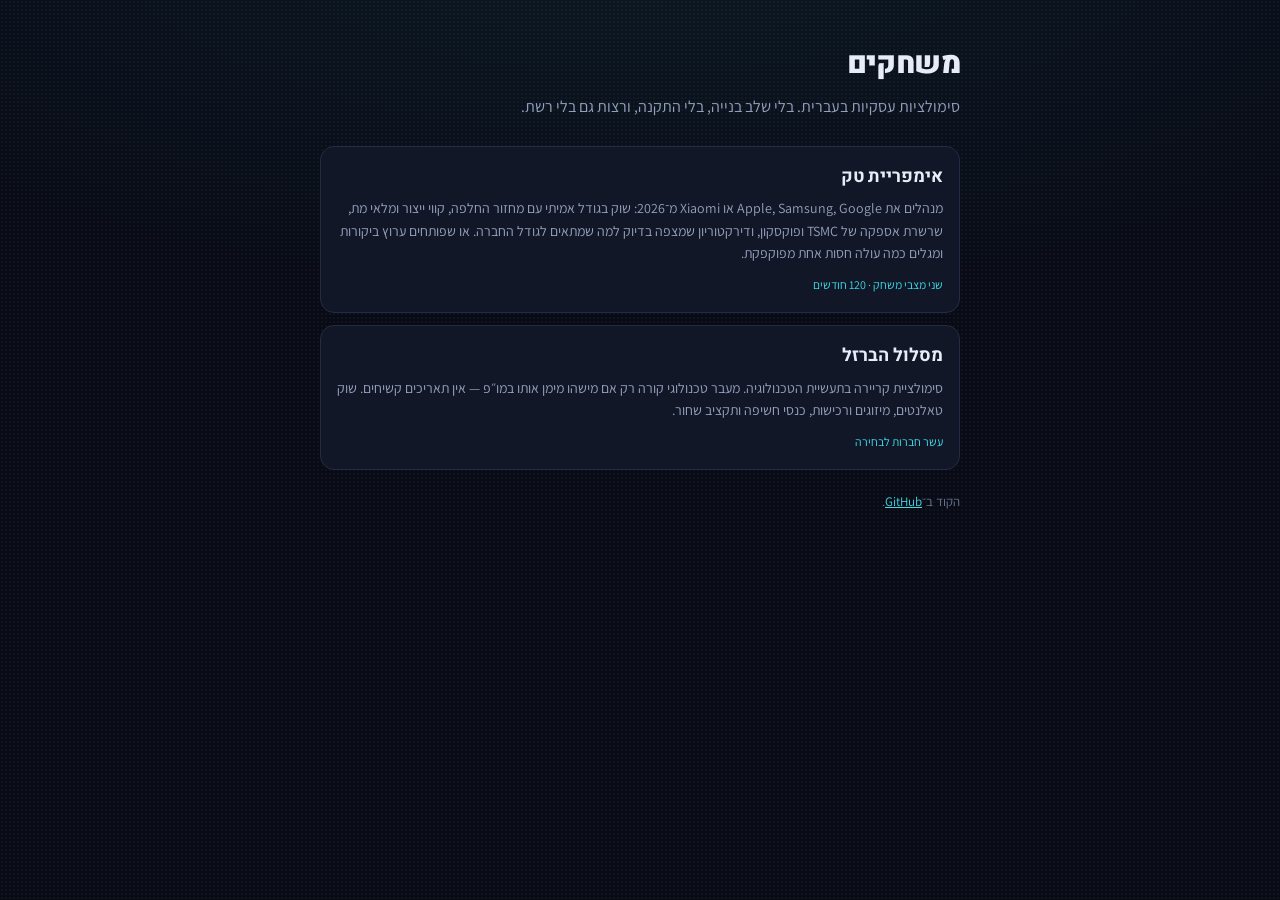
<file: index.html>
<!DOCTYPE html>
<html lang="he" dir="rtl">
<head>
<meta charset="utf-8">
<meta name="viewport" content="width=device-width, initial-scale=1.0, viewport-fit=cover">
<meta name="theme-color" content="#080B14">
<meta name="color-scheme" content="dark">
<title>משחקים</title>
<meta name="description" content="סימולציות עסקיות בעברית, כאתרים סטטיים בלי שלב בנייה.">
<link rel="preconnect" href="https://fonts.googleapis.com">
<link rel="preconnect" href="https://fonts.gstatic.com" crossorigin>
<link rel="stylesheet" href="https://fonts.googleapis.com/css2?family=Assistant:wght@400;600&family=Heebo:wght@700;900&display=swap">
<style>
  :root{--ground:#080B14;--panel:#111726;--line:#232C45;--ink:#E8ECF8;--ink-2:#94A0BE;--accent:#FF7A45;--cyan:#3ED9E8}
  *{box-sizing:border-box}
  body{margin:0;min-height:100dvh;background:var(--ground);color:var(--ink);
    background-image:radial-gradient(rgba(150,175,255,.055) 1px,transparent 1.1px),
      radial-gradient(120% 70% at 50% -10%,rgba(62,217,232,.07),transparent 62%);
    background-size:4px 4px,100% 100%;background-attachment:fixed;
    font-family:'Assistant',system-ui,sans-serif;line-height:1.6;
    padding:calc(env(safe-area-inset-top,0px) + 40px) 18px calc(env(safe-area-inset-bottom,0px) + 40px)}
  main{max-width:640px;margin:0 auto}
  h1{font-family:'Heebo',sans-serif;font-weight:900;font-size:30px;margin:0 0 6px;letter-spacing:-.02em}
  .sub{color:var(--ink-2);margin:0 0 26px}
  a.card{display:block;text-decoration:none;color:inherit;background:var(--panel);
    border:1px solid var(--line);border-radius:14px;padding:16px;margin-bottom:12px;
    transition:border-color .16s ease,transform .09s ease}
  a.card:hover{border-color:var(--accent)}
  a.card:active{transform:scale(.99)}
  a.card h2{font-family:'Heebo',sans-serif;font-size:18px;margin:0 0 6px}
  a.card p{margin:0;color:var(--ink-2);font-size:14px}
  a.card span{display:inline-block;margin-top:10px;font-size:12px;color:var(--cyan)}
  footer{color:#66728F;font-size:13px;margin-top:22px}
  a.plain{color:var(--cyan)}
</style>
</head>
<body>
<main>
  <h1>משחקים</h1>
  <p class="sub">סימולציות עסקיות בעברית. בלי שלב בנייה, בלי התקנה, ורצות גם בלי רשת.</p>

  <a class="card" href="tech-empire/">
    <h2>אימפריית טק</h2>
    <p>מנהלים את Apple, Samsung, Google או Xiaomi מ־2026: שוק בגודל אמיתי עם מחזור החלפה,
       קווי ייצור ומלאי מת, שרשרת אספקה של TSMC ופוקסקון, ודירקטוריון שמצפה בדיוק למה
       שמתאים לגודל החברה. או שפותחים ערוץ ביקורות ומגלים כמה עולה חסות אחת מפוקפקת.</p>
    <span>שני מצבי משחק · 120 חודשים</span>
  </a>

  <a class="card" href="tech-tycoon/">
    <h2>מסלול הברזל</h2>
    <p>סימולציית קריירה בתעשיית הטכנולוגיה. מעבר טכנולוגי קורה רק אם מישהו מימן אותו
       במו״פ — אין תאריכים קשיחים. שוק טאלנטים, מיזוגים ורכישות, כנסי חשיפה ותקציב שחור.</p>
    <span>עשר חברות לבחירה</span>
  </a>

  <footer>הקוד ב־<a class="plain" href="https://github.com/shmueljoso/games">GitHub</a>.</footer>
</main>
</body>
</html>
</file>
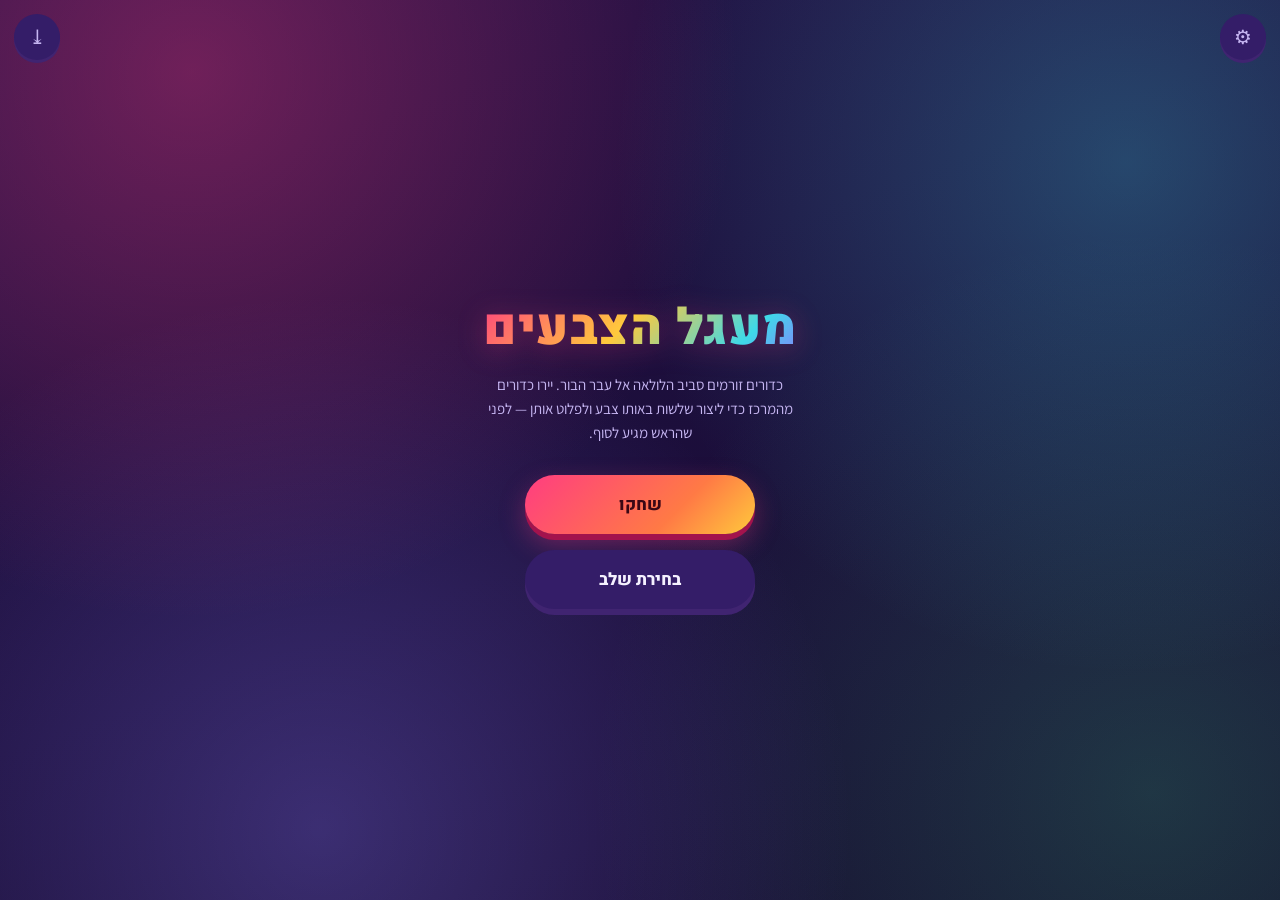
<file: color-loop/index.html>
<!DOCTYPE html>
<html lang="he" dir="rtl">
<head>
<meta charset="utf-8">
<meta name="viewport" content="width=device-width, initial-scale=1, maximum-scale=1, viewport-fit=cover">
<meta name="theme-color" content="#1B0E3A">
<meta name="mobile-web-app-capable" content="yes">
<meta name="apple-mobile-web-app-capable" content="yes">
<meta name="apple-mobile-web-app-status-bar-style" content="black-translucent">
<meta name="apple-mobile-web-app-title" content="מעגל הצבעים">
<link rel="manifest" href="manifest.webmanifest">
<link rel="apple-touch-icon" href="icon-180.png">
<link rel="icon" href="icon-192.png" type="image/png">
<title>מעגל הצבעים</title>
<meta name="description" content="פאזל צבעים בקצב מהיר: כדורים זזים סביב לולאה למרכז המסך, ואתם יורים כדורים משלכם כדי ליצור שלשות תואמות ולפלוט אותם לפני שהם מגיעים לבור.">
<link rel="preconnect" href="https://fonts.googleapis.com">
<link rel="preconnect" href="https://fonts.gstatic.com" crossorigin>
<link rel="stylesheet" href="https://fonts.googleapis.com/css2?family=Assistant:wght@400;600;700&family=Heebo:wght@500;700;900&display=swap">
<style>
:root{
  --ground:#1B0E3A; --sunk:#12082A;
  --panel:#2A1856; --panel-2:#341D68; --raise:#42267D;
  --line:#5B3399; --line-soft:#402471;
  --ink:#F5F1FF; --ink-2:#C6B6F2; --ink-3:#8E78C4;
  --accent:#FF3D81; --accent-2:#FF7AAE; --accent-glow:rgba(255,61,129,.35);
  --cyan:#3ED9E8; --violet:#8B7BFF; --good:#3FCF8E; --bad:#F2545B; --warn:#FFC93C;
  --r:18px; --r-sm:12px;
  --shadow-1:0 6px 0; --shadow-2:0 4px 0;
  --body:'Assistant',system-ui,'Segoe UI',sans-serif;
  --display:'Heebo','Assistant',system-ui,sans-serif;
}
*{box-sizing:border-box;}
html,body{height:100%;}
body{
  margin:0; color:var(--ink); font-family:var(--body);
  overscroll-behavior:none; -webkit-tap-highlight-color:transparent; user-select:none;
  touch-action:none;
  background:
    radial-gradient(circle at 15% 8%, rgba(255,61,129,.35), transparent 40%),
    radial-gradient(circle at 88% 18%, rgba(62,217,232,.28), transparent 38%),
    radial-gradient(circle at 25% 92%, rgba(139,123,255,.3), transparent 42%),
    radial-gradient(circle at 90% 88%, rgba(63,207,142,.22), transparent 40%),
    linear-gradient(160deg, #241146 0%, #1B0E3A 55%, #150A2C 100%);
  background-attachment:fixed;
}
button{font-family:inherit; -webkit-tap-highlight-color:transparent;}
.screen{
  position:fixed; inset:0; display:flex; flex-direction:column; align-items:center;
  justify-content:center; padding:max(16px, env(safe-area-inset-top)) 16px max(16px, env(safe-area-inset-bottom));
  transition:opacity .25s ease; overflow:hidden;
}
.screen[hidden]{display:none;}
.title{
  font-family:var(--display); font-weight:900; font-size:clamp(32px,9vw,50px);
  background:linear-gradient(135deg,var(--accent),var(--warn) 45%,var(--cyan) 80%,var(--violet));
  -webkit-background-clip:text; background-clip:text; color:transparent;
  margin:0 0 8px; text-align:center; letter-spacing:.5px;
  filter:drop-shadow(0 4px 14px rgba(255,61,129,.35));
  animation:title-bounce .7s cubic-bezier(.34,1.56,.64,1);
}
@keyframes title-bounce{from{transform:scale(.6) translateY(20px); opacity:0;} to{transform:scale(1) translateY(0); opacity:1;}}
.subtitle{color:var(--ink-2); margin:0 0 30px; text-align:center; font-size:15px; max-width:320px; line-height:1.6;}
.btn{
  appearance:none; border:none; border-radius:999px; padding:17px 30px; font-size:17px;
  font-weight:800; font-family:var(--display); cursor:pointer; color:var(--ink);
  background:var(--panel-2); box-shadow:var(--shadow-1) var(--line-soft);
  transition:transform .1s ease, box-shadow .1s ease; min-width:230px;
}
.btn:active{transform:translateY(4px); box-shadow:0 1px 0 var(--line-soft);}
.btn-primary{
  background:linear-gradient(135deg,var(--accent),#FF7A45 65%,var(--warn));
  color:#3A0715; box-shadow:var(--shadow-1) #A3134D, 0 10px 26px var(--accent-glow);
}
.btn-primary:active{box-shadow:0 1px 0 #A3134D;}
.btn-ghost{background:transparent; box-shadow:none; border:2px solid var(--line); color:var(--ink-2); min-width:0; padding:10px 18px; font-size:14px;}
.btn-ghost:active{transform:scale(.96); box-shadow:none;}
.menu-stack{display:flex; flex-direction:column; gap:16px; align-items:center; width:100%;}
.icon-btn{
  width:46px; height:46px; border-radius:50%; border:none; background:var(--panel-2);
  box-shadow:0 3px 0 var(--line-soft); color:var(--ink-2); display:flex; align-items:center;
  justify-content:center; font-size:20px; cursor:pointer; transition:transform .1s ease;
}
.icon-btn:active{transform:translateY(3px); box-shadow:none;}
.top-bar{position:absolute; top:max(14px, env(safe-area-inset-top)); left:14px; right:14px; display:flex; justify-content:space-between; z-index:5;}

/* ── level select ── */
#screen-levels{justify-content:flex-start; padding-top:max(70px, calc(env(safe-area-inset-top) + 60px));}
.level-grid{
  display:grid; grid-template-columns:repeat(4,1fr); gap:12px; width:100%; max-width:420px;
  overflow-y:auto; padding-bottom:24px;
}
.level-cell{
  aspect-ratio:1; border-radius:16px; border:none; cursor:pointer;
  display:flex; flex-direction:column; align-items:center; justify-content:center; gap:3px; position:relative;
  color:#2A0F1E; font-weight:800;
  background:linear-gradient(160deg, var(--cell-a,var(--accent)), var(--cell-b,var(--warn)));
  box-shadow:0 4px 0 var(--cell-shadow,#A3134D);
  transition:transform .1s ease, box-shadow .1s ease;
}
.level-cell:active{transform:translateY(3px); box-shadow:0 1px 0 var(--cell-shadow,#A3134D);}
.level-cell.locked{background:var(--panel-2); box-shadow:0 4px 0 var(--line-soft); color:var(--ink-3); cursor:default;}
.level-cell.locked:active{transform:none;}
.level-cell .num{font-family:var(--display); font-size:19px;}
.level-cell .stars{font-size:11px; letter-spacing:1px; color:#3A0715;}

/* ── game screen ── */
#screen-game{padding:0; justify-content:flex-start;}
.hud{
  position:absolute; top:0; left:0; right:0; z-index:6; display:flex; justify-content:space-between;
  align-items:flex-start; padding:max(12px, env(safe-area-inset-top)) 14px 0;
  pointer-events:none;
}
.hud > *{pointer-events:auto;}
.hud-chip{
  background:rgba(42,24,86,.88); backdrop-filter:blur(6px); border:1px solid rgba(255,255,255,.08);
  border-radius:999px; padding:8px 18px; display:flex; flex-direction:column; gap:0; align-items:center;
  box-shadow:0 3px 10px rgba(0,0,0,.25);
}
.hud-chip .label{font-size:10px; color:var(--ink-3); letter-spacing:.5px;}
.hud-chip .value{font-family:var(--display); font-weight:800; font-size:20px; color:var(--warn);}
#gameCanvas{display:block; width:100%; height:100%; touch-action:none;}
.combo-badge{
  position:absolute; top:70px; left:50%; transform:translateX(-50%) scale(0); z-index:6;
  font-family:var(--display); font-weight:900; font-size:24px; color:var(--warn);
  text-shadow:0 0 14px rgba(255,201,60,.8), 0 2px 0 #7A4B00; transition:transform .18s cubic-bezier(.34,1.56,.64,1);
  pointer-events:none;
}
.combo-badge.show{transform:translateX(-50%) scale(1);}
.tutorial-hint{
  position:absolute; bottom:max(28px, env(safe-area-inset-bottom)); left:50%; transform:translateX(-50%);
  z-index:6; background:rgba(42,24,86,.95); border:1px solid var(--line); border-radius:16px;
  padding:12px 18px; max-width:280px; text-align:center; font-size:14px; color:var(--ink-2);
  opacity:0; transition:opacity .4s ease; pointer-events:none; box-shadow:0 6px 20px rgba(0,0,0,.3);
}
.tutorial-hint.show{opacity:1;}

/* ── overlays ── */
.overlay{
  position:absolute; inset:0; background:rgba(18,8,42,.86); backdrop-filter:blur(4px);
  display:flex; align-items:center; justify-content:center; z-index:20;
}
.overlay[hidden]{display:none;}
.card{
  background:linear-gradient(165deg, var(--panel-2), var(--panel)); border:1px solid rgba(255,255,255,.08);
  border-radius:26px; padding:34px 28px; display:flex; flex-direction:column; align-items:center; gap:14px;
  width:min(320px, 88vw); box-shadow:0 20px 50px rgba(0,0,0,.4);
  animation:pop-in .3s cubic-bezier(.34,1.56,.64,1);
}
@keyframes pop-in{from{transform:scale(.85); opacity:0;} to{transform:scale(1); opacity:1;}}
.card h2{margin:0; font-family:var(--display); font-size:22px;}
.stars-row{display:flex; gap:8px; font-size:38px; line-height:1; margin:4px 0;}
.stars-row span{opacity:.2; transition:opacity .2s ease, transform .2s ease; color:var(--warn); filter:drop-shadow(0 2px 0 #7A4B00);}
.stars-row span.lit{opacity:1; animation:star-pop .35s ease;}
@keyframes star-pop{0%{transform:scale(0) rotate(-30deg);} 60%{transform:scale(1.3) rotate(8deg);} 100%{transform:scale(1) rotate(0);}}
.score-line{color:var(--ink-2); font-size:14px;}

/* ── toggle ── */
.toggle-row{display:flex; align-items:center; justify-content:space-between; width:100%; padding:10px 0; border-bottom:1px solid var(--line-soft);}
.toggle-row:last-child{border-bottom:none;}
.switch{width:46px; height:27px; border-radius:14px; background:var(--raise); position:relative; cursor:pointer; border:none;}
.switch::after{content:''; position:absolute; width:21px; height:21px; border-radius:50%; background:var(--ink-2); top:3px; right:3px; transition:.2s ease;}
.switch.on{background:linear-gradient(135deg,var(--good),#6EE0AE);}
.switch.on::after{background:#062015; right:22px;}

@media (max-width:380px){
  .level-grid{grid-template-columns:repeat(4,1fr);}
}
</style>
</head>
<body>

<!-- ═══════ תפריט ראשי ═══════ -->
<section class="screen" id="screen-menu">
  <div class="top-bar">
    <button class="icon-btn" id="btnSettings" aria-label="הגדרות">⚙︎</button>
    <button class="icon-btn" id="btnInstall" aria-label="התקנה" hidden>⤓</button>
  </div>
  <h1 class="title">מעגל הצבעים</h1>
  <p class="subtitle">כדורים זורמים סביב הלולאה אל עבר הבור. יירו כדורים מהמרכז כדי ליצור שלשות באותו צבע ולפלוט אותן — לפני שהראש מגיע לסוף.</p>
  <div class="menu-stack">
    <button class="btn btn-primary" id="btnPlay">שחקו</button>
    <button class="btn" id="btnLevels">בחירת שלב</button>
  </div>
</section>

<!-- ═══════ בחירת שלב ═══════ -->
<section class="screen" id="screen-levels" hidden>
  <div class="top-bar">
    <button class="icon-btn" id="btnLevelsBack" aria-label="חזרה">→</button>
  </div>
  <div class="level-grid" id="levelGrid"></div>
</section>

<!-- ═══════ מסך משחק ═══════ -->
<section class="screen" id="screen-game" hidden>
  <div class="hud">
    <div class="hud-chip">
      <span class="label">שלב</span>
      <span class="value" id="hudLevel">1</span>
    </div>
    <div class="hud-chip" style="align-items:center;">
      <span class="label">ניקוד</span>
      <span class="value" id="hudScore">0</span>
    </div>
    <button class="icon-btn" id="btnPause" aria-label="השהיה">⏸</button>
  </div>
  <div class="combo-badge" id="comboBadge">שילוב ×2!</div>
  <canvas id="gameCanvas"></canvas>
  <div class="tutorial-hint" id="tutorialHint">גררו כדי לכוון, שחררו כדי לירות — שלושה כדורים באותו צבע נפלטים 🎯</div>

  <div class="overlay" id="overlayPause" hidden>
    <div class="card">
      <h2>השהיה</h2>
      <button class="btn btn-primary" id="btnResume">המשך</button>
      <button class="btn" id="btnPauseSound">🔊 צליל</button>
      <button class="btn btn-ghost" id="btnPauseMenu">תפריט ראשי</button>
    </div>
  </div>

  <div class="overlay" id="overlayWin" hidden>
    <div class="card">
      <h2>ניצחתם! 🎉</h2>
      <div class="stars-row" id="winStars"><span>★</span><span>★</span><span>★</span></div>
      <p class="score-line" id="winScoreLine">ניקוד: 0</p>
      <button class="btn btn-primary" id="btnNextLevel">השלב הבא</button>
      <button class="btn btn-ghost" id="btnWinMenu">תפריט ראשי</button>
    </div>
  </div>

  <div class="overlay" id="overlayLose" hidden>
    <div class="card">
      <h2>הכדורים הגיעו לבור...</h2>
      <p class="score-line" id="loseScoreLine">ניקוד: 0</p>
      <button class="btn btn-primary" id="btnRetry">נסו שוב</button>
      <button class="btn btn-ghost" id="btnLoseMenu">תפריט ראשי</button>
    </div>
  </div>
</section>

<!-- ═══════ הגדרות ═══════ -->
<div class="overlay" id="overlaySettings" hidden>
  <div class="card">
    <h2>הגדרות</h2>
    <div style="width:100%;">
      <div class="toggle-row">
        <span>צליל</span>
        <button class="switch on" id="toggleSound"></button>
      </div>
      <div class="toggle-row">
        <span>רטט</span>
        <button class="switch on" id="toggleHaptics"></button>
      </div>
    </div>
    <button class="btn btn-ghost" id="btnResetProgress">איפוס התקדמות</button>
    <button class="btn btn-primary" id="btnCloseSettings">סגירה</button>
  </div>
</div>

<script src="engine.js"></script>
<script src="levels.js"></script>
<script>
'use strict';
const engine = window.ColorLoopEngine;
const LEVELS = window.ColorLoopLevels.buildLevels();
const starsFor = window.ColorLoopLevels.starsFor;

/* ═══════════════════ שמירה ═══════════════════ */
const SAVE_KEY = 'colorLoopSave.v1';
function loadSave() {
  try {
    const raw = localStorage.getItem(SAVE_KEY);
    if (!raw) throw 0;
    const data = JSON.parse(raw);
    if (data.version !== 1) throw 0;
    if (typeof data.tutorialSeen !== 'boolean') data.tutorialSeen = false;
    return data;
  } catch (e) {
    return { version: 1, unlockedLevel: 1, stars: {}, settings: { sound: true, haptics: true }, tutorialSeen: false };
  }
}
const save = loadSave();
function persist() { localStorage.setItem(SAVE_KEY, JSON.stringify(save)); }

/* ═══════════════════ צליל (Web Audio, סינתטי — בלי קבצים) ═══════════════════ */
let actx = null;
function ensureAudio() { if (!actx) { try { actx = new (window.AudioContext || window.webkitAudioContext)(); } catch (e) {} } }
function beep(freq, duration, type, gain, delay) {
  if (!save.settings.sound || !actx) return;
  const t0 = actx.currentTime + (delay || 0);
  const osc = actx.createOscillator();
  const g = actx.createGain();
  osc.type = type || 'sine';
  osc.frequency.setValueAtTime(freq, t0);
  g.gain.setValueAtTime(0, t0);
  g.gain.linearRampToValueAtTime(gain || 0.18, t0 + 0.01);
  g.gain.exponentialRampToValueAtTime(0.001, t0 + duration);
  osc.connect(g); g.connect(actx.destination);
  osc.start(t0); osc.stop(t0 + duration + 0.02);
}
function sfxShoot() { beep(520, 0.07, 'triangle', 0.1); }
function sfxPop(combo) { const f = 380 + Math.min(combo, 10) * 55; beep(f, 0.16, 'square', 0.16); beep(f * 1.5, 0.12, 'sine', 0.08, 0.03); }
function sfxWin() { [523, 659, 784, 1047].forEach((f, i) => beep(f, 0.22, 'triangle', 0.14, i * 0.09)); }
function sfxLose() { [300, 250, 200, 150].forEach((f, i) => beep(f, 0.25, 'sawtooth', 0.1, i * 0.08)); }
function haptic(pattern) { if (save.settings.haptics && navigator.vibrate) navigator.vibrate(pattern); }

/* ═══════════════════ ניווט מסכים ═══════════════════ */
const screens = {
  menu: document.getElementById('screen-menu'),
  levels: document.getElementById('screen-levels'),
  game: document.getElementById('screen-game'),
};
function showScreen(name) {
  for (const k in screens) screens[k].hidden = k !== name;
}

/* ═══════════════════ בחירת שלב ═══════════════════ */
const levelGrid = document.getElementById('levelGrid');
const CELL_PALETTE = [
  ['#FF3D81', '#FFC93C', '#A3134D'],
  ['#3ED9E8', '#3FCF8E', '#0E7A87'],
  ['#8B7BFF', '#FF7AAE', '#4A2A9E'],
  ['#FFC93C', '#FF7A45', '#B5720A'],
  ['#3FCF8E', '#3ED9E8', '#0E7A5E'],
  ['#FF7A45', '#FF3D81', '#B5390F'],
];
function renderLevelGrid() {
  levelGrid.innerHTML = '';
  LEVELS.forEach((lvl, i) => {
    const locked = lvl.id > save.unlockedLevel;
    const cell = document.createElement('div');
    cell.className = 'level-cell' + (locked ? ' locked' : '');
    if (!locked) {
      const [a, b, s] = CELL_PALETTE[i % CELL_PALETTE.length];
      cell.style.setProperty('--cell-a', a);
      cell.style.setProperty('--cell-b', b);
      cell.style.setProperty('--cell-shadow', s);
    }
    const s = save.stars[lvl.id] || 0;
    cell.innerHTML = `<span class="num">${locked ? '🔒' : lvl.id}</span>` +
      (locked ? '' : `<span class="stars">${'★'.repeat(s)}${'☆'.repeat(3 - s)}</span>`);
    if (!locked) cell.addEventListener('click', () => startLevel(lvl.id));
    levelGrid.appendChild(cell);
  });
}

document.getElementById('btnPlay').addEventListener('click', () => { ensureAudio(); startLevel(save.unlockedLevel); });
document.getElementById('btnLevels').addEventListener('click', () => { ensureAudio(); renderLevelGrid(); showScreen('levels'); });
document.getElementById('btnLevelsBack').addEventListener('click', () => showScreen('menu'));

/* ═══════════════════ הגדרות ═══════════════════ */
const overlaySettings = document.getElementById('overlaySettings');
function syncSettingsUI() {
  document.getElementById('toggleSound').classList.toggle('on', save.settings.sound);
  document.getElementById('toggleHaptics').classList.toggle('on', save.settings.haptics);
}
document.getElementById('btnSettings').addEventListener('click', () => { syncSettingsUI(); overlaySettings.hidden = false; });
document.getElementById('btnCloseSettings').addEventListener('click', () => { overlaySettings.hidden = true; });
document.getElementById('toggleSound').addEventListener('click', () => { save.settings.sound = !save.settings.sound; persist(); syncSettingsUI(); });
document.getElementById('toggleHaptics').addEventListener('click', () => { save.settings.haptics = !save.settings.haptics; persist(); syncSettingsUI(); });
document.getElementById('btnResetProgress').addEventListener('click', () => {
  if (!confirm('לאפס את כל ההתקדמות?')) return;
  save.unlockedLevel = 1; save.stars = {}; persist(); renderLevelGrid();
});

/* ═══════════════════ התקנה כאפליקציה ═══════════════════ */
let installEvt = null;
window.addEventListener('beforeinstallprompt', e => { e.preventDefault(); installEvt = e; document.getElementById('btnInstall').hidden = false; });
document.getElementById('btnInstall').addEventListener('click', () => { if (installEvt) { installEvt.prompt(); installEvt = null; } });

/* ═══════════════════ גיאומטריית הטבעת ═══════════════════ */
const GAP = 0.5; // רדיאנים — הפער החזותי למעלה, שם הכדורים "נכנסים" ו"נופלים"
const START_ANGLE = -Math.PI / 2 + GAP / 2;
const SWEEP = Math.PI * 2 - GAP;

function posToAngle(pos, trackLength) { return START_ANGLE + (pos / trackLength) * SWEEP; }
function angleToPos(theta, trackLength) {
  let diff = theta - START_ANGLE;
  diff = ((diff % (2 * Math.PI)) + 2 * Math.PI) % (2 * Math.PI);
  if (diff > SWEEP) {
    const distToStart = 2 * Math.PI - diff;
    const distToEnd = diff - SWEEP;
    diff = (distToEnd < distToStart) ? SWEEP : 0;
  }
  return (diff / SWEEP) * trackLength;
}

const COLORS = [
  { hex: '#FF6B4A', shape: 'dot' },
  { hex: '#3ED9E8', shape: 'triangle' },
  { hex: '#8B7BFF', shape: 'square' },
  { hex: '#3FCF8E', shape: 'diamond' },
  { hex: '#FFC93C', shape: 'plus' },
  { hex: '#F2545B', shape: 'ring' },
];

function drawShape(ctx, shape, x, y, s) {
  ctx.fillStyle = 'rgba(255,255,255,.85)';
  ctx.strokeStyle = 'rgba(255,255,255,.85)';
  ctx.lineWidth = Math.max(1.5, s * 0.22);
  ctx.beginPath();
  switch (shape) {
    case 'dot':
      ctx.arc(x, y, s * 0.32, 0, Math.PI * 2); ctx.fill(); break;
    case 'triangle':
      ctx.moveTo(x, y - s * 0.42); ctx.lineTo(x + s * 0.4, y + s * 0.3); ctx.lineTo(x - s * 0.4, y + s * 0.3);
      ctx.closePath(); ctx.fill(); break;
    case 'square':
      ctx.rect(x - s * 0.32, y - s * 0.32, s * 0.64, s * 0.64); ctx.fill(); break;
    case 'diamond':
      ctx.moveTo(x, y - s * 0.42); ctx.lineTo(x + s * 0.42, y); ctx.lineTo(x, y + s * 0.42); ctx.lineTo(x - s * 0.42, y);
      ctx.closePath(); ctx.fill(); break;
    case 'plus':
      ctx.rect(x - s * 0.12, y - s * 0.42, s * 0.24, s * 0.84); ctx.fill();
      ctx.beginPath(); ctx.rect(x - s * 0.42, y - s * 0.12, s * 0.84, s * 0.24); ctx.fill(); break;
    case 'ring':
      ctx.arc(x, y, s * 0.32, 0, Math.PI * 2); ctx.stroke(); break;
  }
}

/* ═══════════════════ מצב משחק ═══════════════════ */
const canvas = document.getElementById('gameCanvas');
const ctx = canvas.getContext('2d');
let dpr = Math.max(1, window.devicePixelRatio || 1);
let W = 0, H = 0, cx = 0, cy = 0, ringR = 0, ballR = 0;

function resize() {
  const rect = canvas.parentElement.getBoundingClientRect();
  W = rect.width; H = rect.height;
  canvas.width = Math.round(W * dpr); canvas.height = Math.round(H * dpr);
  canvas.style.width = W + 'px'; canvas.style.height = H + 'px';
  cx = W / 2; cy = H / 2;
  ringR = Math.min(W, H) * 0.40;
  ballR = ringR * 0.11;
}
window.addEventListener('resize', resize);

let gameState = null;
let currentLevel = null;
let aimAngle = -Math.PI / 2;
let isAiming = false;
let running = false;
let lastTime = 0;
let displayScore = 0;
let particles = [];
let floaters = [];
let shakeAmt = 0;
let comboBadgeTimer = 0;
let turretRecoil = 0;

function startLevel(id) {
  currentLevel = LEVELS.find(l => l.id === id) || LEVELS[0];
  gameState = engine.createLevel(currentLevel, currentLevel.seed + Date.now() % 1000);
  displayScore = 0;
  particles = []; floaters = []; shakeAmt = 0;
  aimAngle = -Math.PI / 2;
  document.getElementById('hudLevel').textContent = currentLevel.id;
  document.getElementById('overlayWin').hidden = true;
  document.getElementById('overlayLose').hidden = true;
  document.getElementById('overlayPause').hidden = true;
  showScreen('game');
  requestAnimationFrame(() => { resize(); });
  running = true;
  lastTime = performance.now();
  requestAnimationFrame(loop);

  if (!save.tutorialSeen) {
    document.getElementById('tutorialHint').classList.add('show');
  }
}
function dismissTutorial() {
  if (save.tutorialSeen) return;
  save.tutorialSeen = true; persist();
  document.getElementById('tutorialHint').classList.remove('show');
}

function endLevelResult() {
  const won = gameState.status === 'won';
  if (won) {
    const stars = starsFor(currentLevel, { won: true, score: gameState.score, maxCombo: maxComboSeen });
    const prevStars = save.stars[currentLevel.id] || 0;
    if (stars > prevStars) save.stars[currentLevel.id] = stars;
    if (currentLevel.id === save.unlockedLevel && save.unlockedLevel < LEVELS.length) save.unlockedLevel++;
    persist();
    document.getElementById('winScoreLine').textContent = 'ניקוד: ' + gameState.score;
    const starEls = document.querySelectorAll('#winStars span');
    starEls.forEach((el, i) => { el.classList.toggle('lit', i < stars); el.style.animationDelay = (i * 0.12) + 's'; });
    document.getElementById('overlayWin').hidden = false;
    sfxWin(); haptic([40, 60, 40, 60, 80]);
  } else {
    document.getElementById('loseScoreLine').textContent = 'ניקוד: ' + gameState.score;
    document.getElementById('overlayLose').hidden = false;
    sfxLose(); haptic([120]);
  }
  running = false;
}

let maxComboSeen = 0;

function loop(now) {
  if (!running) return;
  let dt = (now - lastTime) / 1000;
  lastTime = now;
  dt = Math.min(dt, 0.05);

  engine.tick(gameState, dt);
  maxComboSeen = Math.max(maxComboSeen, gameState.combo);
  handleEvents(gameState.lastEvents);

  displayScore += (gameState.score - displayScore) * Math.min(1, dt * 8);
  if (Math.abs(displayScore - gameState.score) < 0.5) displayScore = gameState.score;
  document.getElementById('hudScore').textContent = Math.round(displayScore);

  updateParticles(dt);
  updateFloaters(dt);
  if (shakeAmt > 0) shakeAmt = Math.max(0, shakeAmt - dt * 40);
  if (turretRecoil > 0) turretRecoil = Math.max(0, turretRecoil - dt * 6);

  render();

  if (gameState.status !== 'playing') { endLevelResult(); return; }
  requestAnimationFrame(loop);
}

function handleEvents(events) {
  for (const e of events) {
    if (e.type === 'pop') {
      const ang = posToAngle(e.pos + gameState.cfg.ballWidth / 2, gameState.cfg.trackLength);
      spawnParticles(cx + Math.cos(ang) * ringR, cy + Math.sin(ang) * ringR, COLORS[e.color % COLORS.length].hex, e.count);
      spawnFloater(cx + Math.cos(ang) * ringR, cy + Math.sin(ang) * ringR, '+' + e.score, e.combo > 1);
      sfxPop(e.combo);
      haptic(e.combo > 2 ? [20, 30, 20] : [18]);
      if (e.combo > 1) { shakeAmt = Math.min(14, 4 + e.combo * 1.6); showComboBadge(e.combo); }
    }
  }
}
const comboBadgeEl = document.getElementById('comboBadge');
function showComboBadge(n) {
  comboBadgeEl.textContent = 'שילוב ×' + n + '!';
  comboBadgeEl.classList.add('show');
  comboBadgeTimer = 0.9;
}

/* ── חלקיקים ── */
function spawnParticles(x, y, color, count) {
  const n = Math.min(18, 6 + count * 3);
  for (let i = 0; i < n; i++) {
    const a = Math.random() * Math.PI * 2;
    const spd = 60 + Math.random() * 140;
    particles.push({ x, y, vx: Math.cos(a) * spd, vy: Math.sin(a) * spd, life: 0.5 + Math.random() * 0.35, age: 0, color, size: 2 + Math.random() * 3 });
  }
}
function updateParticles(dt) {
  for (const p of particles) { p.age += dt; p.x += p.vx * dt; p.y += p.vy * dt; p.vx *= 0.92; p.vy *= 0.92; }
  particles = particles.filter(p => p.age < p.life);
}
function spawnFloater(x, y, text, big) {
  floaters.push({ x, y, text, age: 0, life: 0.9, big });
}
function updateFloaters(dt) {
  for (const f of floaters) f.age += dt;
  floaters = floaters.filter(f => f.age < f.life);
}

/* ═══════════════════ רינדור ═══════════════════ */
function render() {
  ctx.save();
  ctx.setTransform(dpr, 0, 0, dpr, 0, 0);
  ctx.clearRect(0, 0, W, H);

  let ox = 0, oy = 0;
  if (shakeAmt > 0) { ox = (Math.random() - 0.5) * shakeAmt; oy = (Math.random() - 0.5) * shakeAmt; ctx.translate(ox, oy); }

  drawBackground();
  drawTrack();
  drawChain();
  drawParticles();
  drawTurret();
  drawFloaters();

  ctx.restore();

  if (comboBadgeTimer > 0) { comboBadgeTimer -= 1 / 60; if (comboBadgeTimer <= 0) comboBadgeEl.classList.remove('show'); }
}

function drawBackground() {
  const g = ctx.createRadialGradient(cx, cy, 10, cx, cy, Math.max(W, H) * 0.75);
  g.addColorStop(0, '#2E1858'); g.addColorStop(0.55, '#20103F'); g.addColorStop(1, '#150A2C');
  ctx.fillStyle = g; ctx.fillRect(0, 0, W, H);

  // כתמי זוהר צבעוניים עדינים ברקע, לתחושת "קונפטי" רגועה
  const blobs = [
    [W * 0.14, H * 0.16, '#FF3D81'], [W * 0.86, H * 0.22, '#3ED9E8'],
    [W * 0.18, H * 0.86, '#8B7BFF'], [W * 0.85, H * 0.82, '#3FCF8E'],
  ];
  for (const [bx, by, color] of blobs) {
    const bg = ctx.createRadialGradient(bx, by, 0, bx, by, Math.min(W, H) * 0.22);
    bg.addColorStop(0, color + '33'); bg.addColorStop(1, color + '00');
    ctx.fillStyle = bg; ctx.fillRect(0, 0, W, H);
  }
}

function drawTrack() {
  // זוהר רך מתחת למסלול, כמו שפופרת ניאון
  ctx.save();
  ctx.shadowColor = 'rgba(139,123,255,.45)'; ctx.shadowBlur = ballR * 0.9;
  ctx.beginPath();
  ctx.arc(cx, cy, ringR, START_ANGLE, START_ANGLE + SWEEP, false);
  ctx.strokeStyle = '#3A2166'; ctx.lineWidth = ballR * 2.15; ctx.lineCap = 'round';
  ctx.stroke();
  ctx.restore();

  ctx.beginPath();
  ctx.arc(cx, cy, ringR, START_ANGLE, START_ANGLE + SWEEP, false);
  ctx.strokeStyle = '#6B3FB0'; ctx.lineWidth = 2.5; ctx.stroke();

  // סמן "בור" (סוף המסלול, מקום ההפסד)
  const drainAng = START_ANGLE + SWEEP;
  const dx = cx + Math.cos(drainAng) * ringR, dy = cy + Math.sin(drainAng) * ringR;
  ctx.beginPath(); ctx.arc(dx, dy, ballR * 1.1, 0, Math.PI * 2);
  ctx.fillStyle = '#4A1330'; ctx.fill();
  ctx.strokeStyle = '#FF3D81'; ctx.lineWidth = 2.5; ctx.stroke();

  // סמן כניסה
  const sx = cx + Math.cos(START_ANGLE) * ringR, sy = cy + Math.sin(START_ANGLE) * ringR;
  ctx.beginPath(); ctx.arc(sx, sy, ballR * 0.9, 0, Math.PI * 2);
  ctx.strokeStyle = '#FFC93C'; ctx.lineWidth = 2.5; ctx.setLineDash([3, 4]); ctx.stroke(); ctx.setLineDash([]);
}

function drawChain() {
  if (!gameState) return;
  const { chain, cfg } = gameState;
  for (const b of chain) {
    if (b.pos < -cfg.ballWidth * 1.5) continue; // עוד לא "נכנס" חזותית
    const ang = posToAngle(Math.max(0, Math.min(b.pos, cfg.trackLength)), cfg.trackLength);
    const x = cx + Math.cos(ang) * ringR, y = cy + Math.sin(ang) * ringR;
    drawBall(x, y, ballR, b.color);
  }
}

function drawBall(x, y, r, colorIdx) {
  const c = COLORS[colorIdx % COLORS.length];
  const grad = ctx.createRadialGradient(x - r * 0.35, y - r * 0.35, r * 0.1, x, y, r);
  grad.addColorStop(0, shade(c.hex, 40));
  grad.addColorStop(1, c.hex);
  ctx.beginPath(); ctx.arc(x, y, r, 0, Math.PI * 2);
  ctx.fillStyle = grad; ctx.fill();
  ctx.lineWidth = 1.5; ctx.strokeStyle = 'rgba(0,0,0,.25)'; ctx.stroke();
  drawShape(ctx, c.shape, x, y, r * 1.5);
}
function shade(hex, pct) {
  const n = parseInt(hex.slice(1), 16);
  let r = (n >> 16) + pct, g = (n >> 8 & 0xff) + pct, b = (n & 0xff) + pct;
  r = Math.min(255, r); g = Math.min(255, g); b = Math.min(255, b);
  return `rgb(${r},${g},${b})`;
}

function drawParticles() {
  for (const p of particles) {
    const t = 1 - p.age / p.life;
    ctx.globalAlpha = Math.max(0, t);
    ctx.beginPath(); ctx.arc(p.x, p.y, p.size * t + 1, 0, Math.PI * 2);
    ctx.fillStyle = p.color; ctx.fill();
  }
  ctx.globalAlpha = 1;
}
function drawFloaters() {
  ctx.textAlign = 'center'; ctx.font = '700 15px Heebo, Assistant, sans-serif';
  for (const f of floaters) {
    const t = f.age / f.life;
    ctx.globalAlpha = Math.max(0, 1 - t);
    ctx.fillStyle = f.big ? '#FFC93C' : '#F5F1FF';
    ctx.fillText(f.text, f.x, f.y - t * 34);
  }
  ctx.globalAlpha = 1;
}

function drawTurret() {
  if (!gameState) return;
  const baseR = ringR * 0.32;
  ctx.save();
  ctx.shadowColor = 'rgba(255,61,129,.35)'; ctx.shadowBlur = 14;
  const hubGrad = ctx.createRadialGradient(cx - baseR * 0.3, cy - baseR * 0.3, baseR * 0.1, cx, cy, baseR);
  hubGrad.addColorStop(0, '#4A2A8F'); hubGrad.addColorStop(1, '#2A1856');
  ctx.beginPath(); ctx.arc(cx, cy, baseR, 0, Math.PI * 2);
  ctx.fillStyle = hubGrad; ctx.fill();
  ctx.restore();
  ctx.lineWidth = 2.5; ctx.strokeStyle = '#6B3FB0'; ctx.stroke();

  // קנה שמצביע לכיוון הכיוונון
  const barrelLen = baseR * (0.95 - turretRecoil * 0.25);
  ctx.save();
  ctx.translate(cx, cy); ctx.rotate(aimAngle);
  ctx.fillStyle = '#6B3FB0';
  ctx.fillRect(0, -ballR * 0.55, barrelLen, ballR * 1.1);
  ctx.restore();

  // כדור נוכחי במרכז
  drawBall(cx, cy, ballR * 0.85, gameState.shooter.current);

  // תצוגה מקדימה של הכדור הבא
  const nx = cx - baseR * 0.62, ny = cy + baseR * 0.62;
  drawBall(nx, ny, ballR * 0.5, gameState.shooter.next);

  // קו כיוונון עדין עד הטבעת
  if (isAiming) {
    ctx.save();
    ctx.strokeStyle = 'rgba(255,255,255,.22)'; ctx.setLineDash([4, 6]); ctx.lineWidth = 2;
    ctx.beginPath(); ctx.moveTo(cx + Math.cos(aimAngle) * baseR, cy + Math.sin(aimAngle) * baseR);
    ctx.lineTo(cx + Math.cos(aimAngle) * ringR, cy + Math.sin(aimAngle) * ringR);
    ctx.stroke(); ctx.setLineDash([]); ctx.restore();
  }
}

/* ═══════════════════ קלט (עכבר/מגע מאוחדים) ═══════════════════ */
function pointerPos(evt) {
  const rect = canvas.getBoundingClientRect();
  return { x: evt.clientX - rect.left, y: evt.clientY - rect.top };
}
function updateAim(evt) {
  const p = pointerPos(evt);
  aimAngle = Math.atan2(p.y - cy, p.x - cx);
}
canvas.addEventListener('pointerdown', evt => {
  if (!gameState || gameState.status !== 'playing') return;
  isAiming = true; updateAim(evt);
  dismissTutorial();
});
canvas.addEventListener('pointermove', evt => { if (isAiming) updateAim(evt); });
window.addEventListener('pointerup', evt => {
  if (!isAiming) return;
  isAiming = false;
  if (!gameState || gameState.status !== 'playing') return;
  updateAim(evt);
  const pos = angleToPos(aimAngle, gameState.cfg.trackLength);
  engine.shoot(gameState, pos);
  turretRecoil = 1;
  sfxShoot();
});

/* ═══════════════════ כפתורי המשחק ═══════════════════ */
document.getElementById('btnPause').addEventListener('click', () => {
  if (!running) return;
  running = false;
  document.getElementById('overlayPause').hidden = false;
});
document.getElementById('btnResume').addEventListener('click', () => {
  document.getElementById('overlayPause').hidden = true;
  running = true; lastTime = performance.now();
  requestAnimationFrame(loop);
});
document.getElementById('btnPauseSound').addEventListener('click', () => {
  save.settings.sound = !save.settings.sound; persist();
  document.getElementById('btnPauseSound').textContent = (save.settings.sound ? '🔊' : '🔇') + ' צליל';
});
document.getElementById('btnPauseMenu').addEventListener('click', () => { running = false; showScreen('menu'); });
document.getElementById('btnWinMenu').addEventListener('click', () => showScreen('menu'));
document.getElementById('btnLoseMenu').addEventListener('click', () => showScreen('menu'));
document.getElementById('btnRetry').addEventListener('click', () => startLevel(currentLevel.id));
document.getElementById('btnNextLevel').addEventListener('click', () => {
  const next = Math.min(LEVELS.length, currentLevel.id + 1);
  startLevel(next);
});

/* ═══════════════════ אתחול ═══════════════════ */
if ('serviceWorker' in navigator) {
  window.addEventListener('load', () => { navigator.serviceWorker.register('sw.js').catch(() => {}); });
}
resize();
</script>
</body>
</html>
</file>
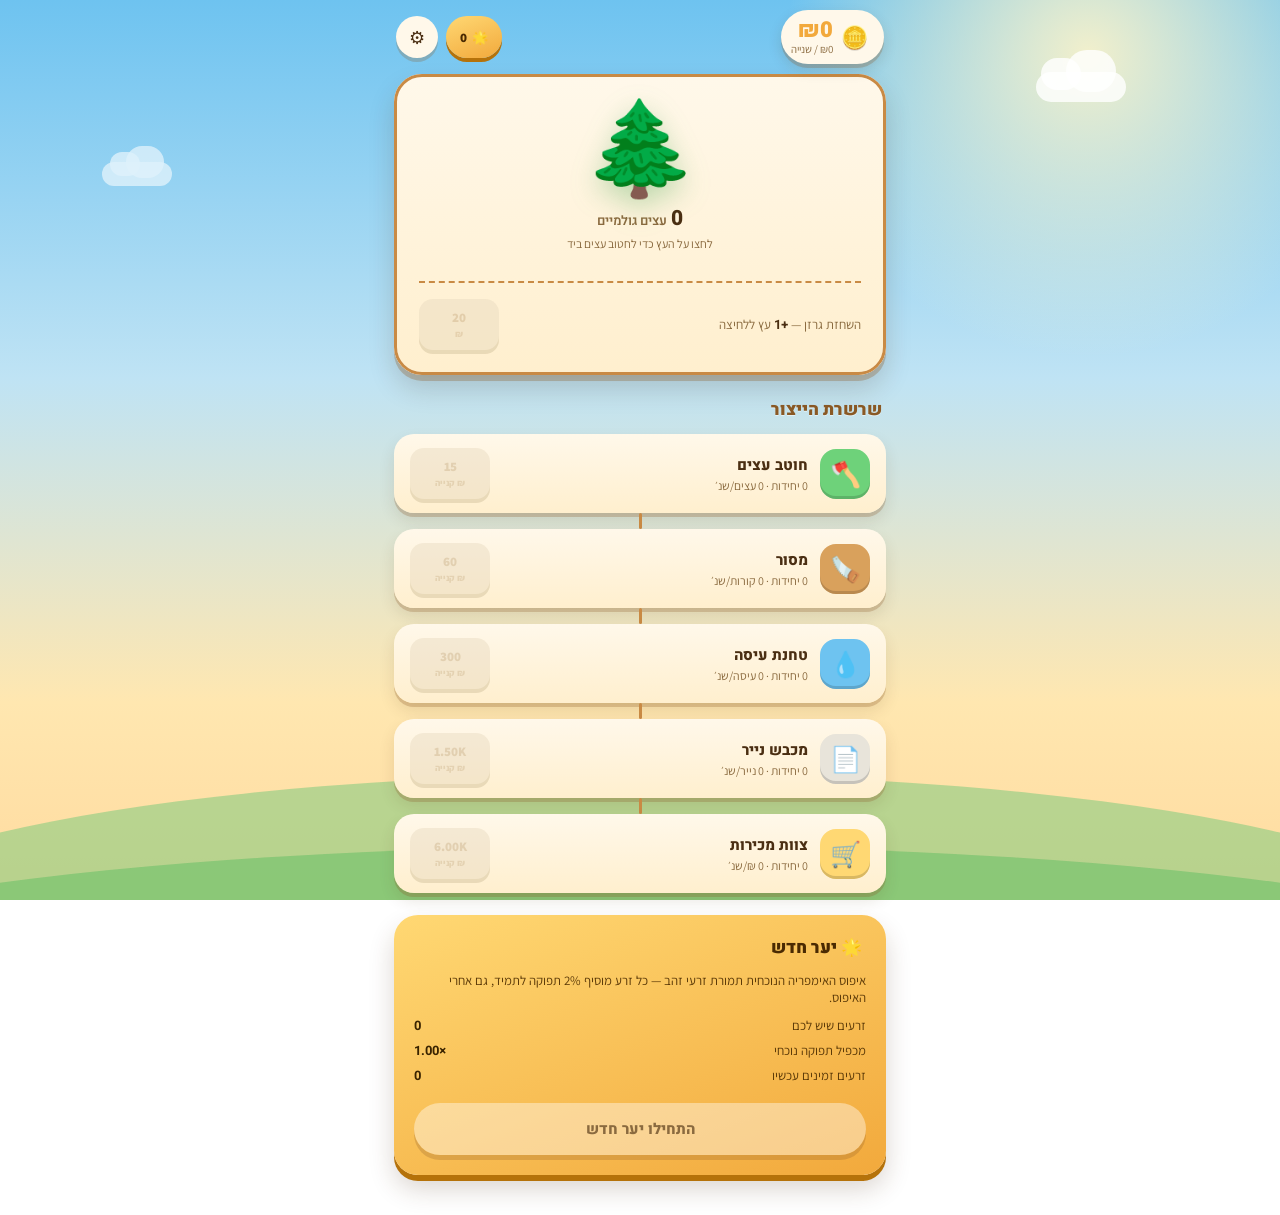
<file: lumber-empire/index.html>
<!DOCTYPE html>
<html lang="he" dir="rtl">
<head>
<meta charset="utf-8">
<meta name="viewport" content="width=device-width, initial-scale=1, maximum-scale=1, viewport-fit=cover">
<meta name="theme-color" content="#8FD3F4">
<meta name="mobile-web-app-capable" content="yes">
<meta name="apple-mobile-web-app-capable" content="yes">
<meta name="apple-mobile-web-app-status-bar-style" content="black-translucent">
<meta name="apple-mobile-web-app-title" content="אימפריית העצים">
<link rel="manifest" href="manifest.webmanifest">
<link rel="apple-touch-icon" href="icon-180.png">
<link rel="icon" href="icon-192.png" type="image/png">
<title>אימפריית העצים</title>
<meta name="description" content="מתחילים מעץ בודד שחוטבים ביד, ובונים שרשרת ייצור שלמה — עצים, קורות, עיסת נייר ונייר — עד שהאימפריה שלכם מוכרת נייר לכל העולם.">
<link rel="preconnect" href="https://fonts.googleapis.com">
<link rel="preconnect" href="https://fonts.gstatic.com" crossorigin>
<link rel="stylesheet" href="https://fonts.googleapis.com/css2?family=Assistant:wght@400;600;700&family=Heebo:wght@500;700;900&display=swap">
<style>
:root{
  --sky-top:#6EC3F0; --sky-bottom:#FFE7B0;
  --card:#FFF8EA; --card-2:#FFEFCE; --wood:#C98A44; --wood-dark:#8A5A26;
  --ink:#4A2E12; --ink-2:#8A6A3F; --ink-3:#B79A6E;
  --accent:#3FA34D; --accent-2:#6ED27A; --accent-glow:rgba(63,163,77,.35);
  --gold:#F2A93C; --gold-2:#FFD873; --bad:#E2574C;
  --r:20px; --r-sm:14px;
  --body:'Assistant',system-ui,'Segoe UI',sans-serif;
  --display:'Heebo','Assistant',system-ui,sans-serif;
}
*{box-sizing:border-box;}
html,body{height:100%;}
body{
  margin:0; color:var(--ink); font-family:var(--body);
  -webkit-tap-highlight-color:transparent;
  background:
    radial-gradient(circle at 85% 6%, rgba(255,244,200,.9), rgba(255,244,200,0) 22%),
    linear-gradient(180deg, var(--sky-top) 0%, #BFE3F4 42%, var(--sky-bottom) 78%, #FFDA9E 100%);
  background-attachment:fixed;
}
button{font-family:inherit; -webkit-tap-highlight-color:transparent;}
#app{max-width:520px; margin:0 auto; padding:0 14px calc(40px + env(safe-area-inset-bottom)); position:relative; z-index:1;}

/* ── decorative fixed scenery: sun, clouds, distant hills ── */
.scenery{position:fixed; inset:0; z-index:0; overflow:hidden; pointer-events:none;}
.scenery .hill{position:absolute; left:-15%; width:130%; border-radius:50%;}
.scenery .hill-back{bottom:-22vh; height:36vh; background:#7ECB7E; opacity:.55;}
.scenery .hill-front{bottom:-26vh; height:32vh; background:#5FBD63; opacity:.5; left:-25%; width:150%;}
.scenery .cloud{position:absolute; background:rgba(255,255,255,.8); border-radius:999px;}
.scenery .cloud::before, .scenery .cloud::after{content:''; position:absolute; background:inherit; border-radius:999px;}
.scenery .cloud-1{width:90px; height:30px; top:8%; right:12%;}
.scenery .cloud-1::before{width:50px; height:42px; top:-22px; right:10px;}
.scenery .cloud-1::after{width:40px; height:32px; top:-14px; right:45px;}
.scenery .cloud-2{width:70px; height:24px; top:18%; left:8%; opacity:.7;}
.scenery .cloud-2::before{width:38px; height:32px; top:-16px; right:8px;}
.scenery .cloud-2::after{width:30px; height:24px; top:-10px; right:32px;}

/* ── top bar ── */
.topbar{
  position:sticky; top:0; z-index:10; display:flex; align-items:center; justify-content:space-between;
  padding:calc(10px + env(safe-area-inset-top)) 2px 10px;
}
.money-block{
  display:flex; align-items:center; gap:8px; background:var(--card); border-radius:999px;
  padding:8px 16px 8px 10px; box-shadow:0 4px 0 rgba(138,90,38,.25), 0 6px 14px rgba(74,46,18,.15);
}
.money-block .coin-icon{font-size:22px; filter:drop-shadow(0 1px 0 rgba(0,0,0,.15));}
.money-stack{display:flex; flex-direction:column;}
.money-value{font-family:var(--display); font-weight:900; font-size:22px; color:var(--gold); line-height:1.1;}
.money-rate{font-size:11px; color:var(--ink-2);}
.topbar-icons{display:flex; gap:8px;}
.icon-btn{
  width:42px; height:42px; border-radius:50%; border:none; background:var(--card);
  box-shadow:0 4px 0 rgba(138,90,38,.25); color:var(--ink); display:flex; align-items:center;
  justify-content:center; font-size:18px; cursor:pointer; transition:transform .1s ease, box-shadow .1s ease;
}
.icon-btn:active{transform:translateY(3px); box-shadow:none;}
.seed-badge{
  display:flex; align-items:center; gap:5px; background:linear-gradient(160deg,var(--gold-2),var(--gold));
  border-radius:999px; padding:9px 14px; font-weight:800; font-size:13px; color:#4A2A02; cursor:pointer;
  box-shadow:0 4px 0 #B5720A;
}

/* ── event banner ── */
.event-banner{
  background:linear-gradient(135deg, var(--gold-2), var(--gold)); border:none;
  border-radius:16px; padding:11px 16px; margin-bottom:12px; font-size:13px; font-weight:700; color:#4A2A02;
  display:flex; justify-content:space-between; align-items:center; animation:banner-in .3s ease;
  box-shadow:0 4px 0 #B5720A;
}
@keyframes banner-in{from{opacity:0; transform:translateY(-8px);} to{opacity:1; transform:translateY(0);}}
.event-banner[hidden]{display:none;}

/* ── chop section ── */
.chop-card{
  background:linear-gradient(180deg, var(--card), var(--card-2)); border:3px solid #fff;
  outline:3px solid var(--wood); outline-offset:-3px;
  border-radius:28px; padding:22px; display:flex; flex-direction:column; align-items:center;
  margin-bottom:18px; position:relative; overflow:hidden; box-shadow:0 6px 0 rgba(138,90,38,.3), 0 14px 26px rgba(74,46,18,.18);
}
.tree-btn{
  background:none; border:none; cursor:pointer; font-size:92px; line-height:1; user-select:none;
  transition:transform .08s ease; filter:drop-shadow(0 10px 14px rgba(63,163,77,.35));
  animation:tree-sway 3.4s ease-in-out infinite;
}
@keyframes tree-sway{0%,100%{transform:rotate(-2deg);} 50%{transform:rotate(2deg);}}
.tree-btn:active{transform:scale(.9) rotate(-6deg) !important;}
.wood-readout{font-family:var(--display); font-weight:800; font-size:21px; margin-top:10px; color:var(--ink);}
.wood-readout .unit{color:var(--ink-2); font-weight:600; font-size:13px; margin-right:4px;}
.chop-hint{color:var(--ink-2); font-size:12px; margin-top:2px;}
.floater{
  position:absolute; font-weight:800; font-family:var(--display); color:var(--accent); pointer-events:none;
  text-shadow:0 1px 0 #fff; animation:float-up .8s ease-out forwards;
}
@keyframes float-up{ to{ transform:translateY(-60px); opacity:0; } }
.ax-row{
  display:flex; align-items:center; justify-content:space-between; width:100%; margin-top:18px;
  padding-top:16px; border-top:2px dashed var(--wood);
}
.ax-row .info{font-size:13px; color:var(--ink-2);}
.ax-row .info b{color:var(--ink); font-family:var(--display);}

/* ── chain ── */
.section-title{font-family:var(--display); font-weight:900; font-size:17px; margin:22px 4px 12px; color:var(--wood-dark); text-shadow:0 1px 0 rgba(255,255,255,.5);}
.chain{display:flex; flex-direction:column;}
.stage-card{
  background:linear-gradient(180deg, var(--card), var(--card-2)); border:none; border-radius:var(--r);
  padding:14px 16px; display:flex; align-items:center; gap:12px; position:relative;
  box-shadow:0 4px 0 rgba(138,90,38,.25), 0 8px 16px rgba(74,46,18,.12);
}
.stage-icon{
  width:50px; height:50px; border-radius:16px; display:flex; align-items:center; justify-content:center;
  font-size:25px; flex-shrink:0; background:var(--stage-color, var(--accent)); box-shadow:inset 0 -3px 0 rgba(0,0,0,.15);
}
.stage-body{flex:1; min-width:0;}
.stage-name{font-weight:800; font-family:var(--display); font-size:15px; color:var(--ink);}
.stage-sub{font-size:12px; color:var(--ink-2); margin-top:2px;}
.stage-buy{
  display:flex; flex-direction:column; align-items:center; gap:2px; border:none; border-radius:14px;
  background:linear-gradient(160deg,var(--accent-2),var(--accent)); color:#0A2E10; font-weight:800;
  padding:10px 12px; cursor:pointer; min-width:80px; box-shadow:0 4px 0 #226B2C;
  transition:transform .1s ease, box-shadow .1s ease, opacity .15s ease;
}
.stage-buy:active{transform:translateY(3px); box-shadow:none;}
.stage-buy[disabled]{opacity:.4; background:#E4D6BC; color:var(--ink-3); box-shadow:0 4px 0 #C9B892; cursor:default;}
.stage-buy[disabled]:active{transform:none; box-shadow:0 4px 0 #C9B892;}
.stage-buy .cost{font-size:13px;}
.stage-buy .label{font-size:9px; opacity:.85;}
.connector{
  height:16px; width:3px; background:var(--wood); margin:0 auto; position:relative; overflow:visible; border-radius:2px;
}
.connector .dot{
  position:absolute; width:7px; height:7px; border-radius:50%; background:var(--gold); right:-2px; top:-4px;
  opacity:0; box-shadow:0 0 6px rgba(242,169,60,.8);
}
.connector.active .dot{animation:flow 1.1s linear infinite;}
@keyframes flow{ 0%{opacity:0; top:-4px;} 15%{opacity:1;} 85%{opacity:1;} 100%{opacity:0; top:16px;} }

/* ── prestige ── */
.prestige-card{
  background:linear-gradient(160deg, var(--gold-2), var(--gold)); border:none;
  border-radius:24px; padding:20px; margin-top:22px; box-shadow:0 6px 0 #B5720A, 0 14px 26px rgba(74,46,18,.2);
}
.prestige-card .section-title{color:#4A2A02; text-shadow:none;}
.prestige-card > p{color:#5C3A08 !important;}
.prestige-row{display:flex; justify-content:space-between; align-items:center; font-size:13px; color:#5C3A08; margin-bottom:6px;}
.prestige-row b{color:#3A2400; font-family:var(--display);}
.btn{
  appearance:none; border:none; border-radius:999px; padding:15px 20px; font-size:15px;
  font-weight:800; font-family:var(--display); cursor:pointer; width:100%; margin-top:12px;
  transition:transform .1s ease, box-shadow .1s ease;
}
.btn:active{transform:translateY(3px); box-shadow:none !important;}
.btn-gold{background:linear-gradient(160deg,#fff,var(--card-2)); color:#4A2A02; box-shadow:0 5px 0 #B5720A;}
.btn-gold[disabled]{background:rgba(255,255,255,.4); color:#8A6A3F; box-shadow:0 5px 0 rgba(138,90,38,.25); cursor:default;}
.btn-ghost{background:rgba(255,255,255,.5); color:var(--ink); box-shadow:0 3px 0 rgba(138,90,38,.2);}

/* ── overlays ── */
.overlay{position:fixed; inset:0; background:rgba(74,46,18,.45); backdrop-filter:blur(3px); display:flex; align-items:center; justify-content:center; z-index:30; padding:20px;}
.overlay[hidden]{display:none;}
.card{background:linear-gradient(180deg,var(--card),var(--card-2)); border:4px solid #fff; outline:3px solid var(--wood); outline-offset:-3px; border-radius:26px; padding:30px 24px; width:min(360px,100%); display:flex; flex-direction:column; gap:10px; box-shadow:0 20px 50px rgba(74,46,18,.35); animation:pop-in .3s cubic-bezier(.34,1.56,.64,1);}
@keyframes pop-in{from{transform:scale(.85); opacity:0;} to{transform:scale(1); opacity:1;}}
.card h2{margin:0; font-family:var(--display); text-align:center; color:var(--wood-dark);}
.card p{color:var(--ink-2); font-size:14px; text-align:center; margin:0;}
.toggle-row{display:flex; align-items:center; justify-content:space-between; width:100%; padding:10px 0; border-bottom:2px dashed var(--wood);}
.toggle-row:last-child{border-bottom:none;}
.switch{width:46px; height:27px; border-radius:14px; background:#E4D6BC; position:relative; cursor:pointer; border:none;}
.switch::after{content:''; position:absolute; width:21px; height:21px; border-radius:50%; background:#fff; top:3px; right:3px; transition:.2s ease; box-shadow:0 1px 3px rgba(0,0,0,.25);}
.switch.on{background:linear-gradient(135deg,var(--accent),var(--accent-2));}
.switch.on::after{right:22px;}
</style>
</head>
<body>

<div class="scenery" aria-hidden="true">
  <div class="hill hill-back"></div>
  <div class="hill hill-front"></div>
  <div class="cloud cloud-1"></div>
  <div class="cloud cloud-2"></div>
</div>

<div id="app">
  <div class="topbar">
    <div class="money-block">
      <span class="coin-icon">🪙</span>
      <span class="money-stack">
        <span class="money-value" id="moneyValue">₪0</span>
        <span class="money-rate" id="moneyRate">₪0 / שנייה</span>
      </span>
    </div>
    <div class="topbar-icons">
      <div class="seed-badge" id="seedBadge" title="זרעי זהב">🌟 <span id="seedCount">0</span></div>
      <button class="icon-btn" id="btnSettings" aria-label="הגדרות">⚙︎</button>
    </div>
  </div>

  <div class="event-banner" id="eventBanner" hidden>
    <span id="eventLabel"></span><span id="eventTimer"></span>
  </div>

  <div class="chop-card" id="chopCard">
    <button class="tree-btn" id="treeBtn" aria-label="חטבו עץ">🌲</button>
    <div class="wood-readout"><span id="woodValue">0</span><span class="unit">עצים גולמיים</span></div>
    <p class="chop-hint">לחצו על העץ כדי לחטוב עצים ביד</p>
    <div class="ax-row">
      <div class="info">השחזת גרזן — <b id="axPower">+1</b> עץ ללחיצה</div>
      <button class="stage-buy" id="buyAx"><span class="cost" id="axCost">15</span><span class="label">₪</span></button>
    </div>
  </div>

  <div class="section-title">שרשרת הייצור</div>
  <div class="chain" id="chain"></div>

  <div class="prestige-card">
    <div class="section-title" style="margin-top:0;">🌟 יער חדש</div>
    <p style="color:var(--ink-2); font-size:13px; margin:0 0 10px;">איפוס האימפריה הנוכחית תמורת זרעי זהב — כל זרע מוסיף 2% תפוקה לתמיד, גם אחרי האיפוס.</p>
    <div class="prestige-row"><span>זרעים שיש לכם</span><b id="seedsOwned">0</b></div>
    <div class="prestige-row"><span>מכפיל תפוקה נוכחי</span><b id="currentMult">×1.00</b></div>
    <div class="prestige-row"><span>זרעים זמינים עכשיו</span><b id="seedsAvail">0</b></div>
    <button class="btn btn-gold" id="btnPrestige" disabled>התחילו יער חדש</button>
  </div>
</div>

<div class="overlay" id="overlayOffline" hidden>
  <div class="card">
    <h2>ברוכים השבים! 🌙</h2>
    <p id="offlineTimeText">נעדרתם 0 דקות.</p>
    <p style="color:var(--gold); font-size:16px; font-weight:700;" id="offlineGainText">הרווחתם ₪0</p>
    <button class="btn btn-gold" id="btnCloseOffline">קדימה!</button>
  </div>
</div>

<div class="overlay" id="overlayPrestigeConfirm" hidden>
  <div class="card">
    <h2>לפתוח יער חדש?</h2>
    <p>כל המשאבים והבניינים יתאפסו. תקבלו <b id="confirmSeeds" style="color:var(--gold);">0</b> זרעי זהב שנשארים לתמיד ומעלים את התפוקה שלכם ב-<span id="confirmPct">0%</span>.</p>
    <button class="btn btn-gold" id="btnConfirmPrestige">כן, בואו נתחיל מחדש</button>
    <button class="btn btn-ghost" id="btnCancelPrestige">לא עכשיו</button>
  </div>
</div>

<div class="overlay" id="overlaySettings" hidden>
  <div class="card">
    <h2>הגדרות</h2>
    <div style="width:100%;">
      <div class="toggle-row"><span>צליל</span><button class="switch on" id="toggleSound"></button></div>
    </div>
    <button class="btn btn-ghost" id="btnResetProgress">איפוס מלא (כולל זרעים)</button>
    <button class="btn btn-gold" id="btnCloseSettings">סגירה</button>
  </div>
</div>

<script src="engine.js"></script>
<script>
'use strict';
const engine = window.LumberEngine;

/* ═══════════════════ שמירה ═══════════════════ */
const SAVE_KEY = 'lumberEmpireSave.v1';
function loadSave() {
  try {
    const raw = localStorage.getItem(SAVE_KEY);
    if (!raw) return null;
    return JSON.parse(raw);
  } catch (e) { return null; }
}
let settings = { sound: true };
try { const s = localStorage.getItem('lumberEmpireSettings'); if (s) settings = Object.assign(settings, JSON.parse(s)); } catch (e) {}
function persistSettings() { localStorage.setItem('lumberEmpireSettings', JSON.stringify(settings)); }

let state = engine.createState(Date.now());
let offlineSummary = null;

const saved = loadSave();
if (saved && saved.state) {
  Object.assign(state, saved.state);
  state.rng = engine.makeRng(Date.now());
  state.lastEvents = [];
  const deltaSec = Math.min(8 * 3600, Math.max(0, (Date.now() - (saved.lastSaveTime || Date.now())) / 1000));
  if (deltaSec > 15) {
    const result = engine.fastForward(state, deltaSec);
    offlineSummary = { seconds: deltaSec, moneyGained: result.moneyGained, paperGained: result.paperGained };
  }
}

function persist() {
  const { rng, lastEvents, ...serializable } = state;
  localStorage.setItem(SAVE_KEY, JSON.stringify({ version: 1, state: serializable, lastSaveTime: Date.now() }));
}

/* ═══════════════════ צליל (Web Audio, סינתטי) ═══════════════════ */
let actx = null;
function ensureAudio() { if (!actx) { try { actx = new (window.AudioContext || window.webkitAudioContext)(); } catch (e) {} } }
function beep(freq, duration, type, gain, delay) {
  if (!settings.sound || !actx) return;
  const t0 = actx.currentTime + (delay || 0);
  const osc = actx.createOscillator();
  const g = actx.createGain();
  osc.type = type || 'sine';
  osc.frequency.setValueAtTime(freq, t0);
  g.gain.setValueAtTime(0, t0);
  g.gain.linearRampToValueAtTime(gain || 0.15, t0 + 0.01);
  g.gain.exponentialRampToValueAtTime(0.001, t0 + duration);
  osc.connect(g); g.connect(actx.destination);
  osc.start(t0); osc.stop(t0 + duration + 0.02);
}
function sfxChop() { beep(200 + Math.random() * 60, 0.09, 'triangle', 0.12); }
function sfxBuy() { beep(660, 0.1, 'square', 0.1); beep(880, 0.1, 'square', 0.08, 0.05); }
function sfxPrestige() { [523, 659, 784, 1047, 1319].forEach((f, i) => beep(f, 0.25, 'triangle', 0.15, i * 0.08)); }
function sfxEvent() { beep(784, 0.15, 'sine', 0.12); beep(988, 0.15, 'sine', 0.1, 0.08); }

/* ═══════════════════ UI: שרשרת הייצור ═══════════════════ */
const STAGE_ICONS = { lumberjack: '🪓', sawmill: '🪚', pulpMill: '💧', paperPress: '📄', salesTeam: '🛒' };
const STAGE_UNIT = { lumberjack: 'עצים/שנ׳', sawmill: 'קורות/שנ׳', pulpMill: 'עיסה/שנ׳', paperPress: 'נייר/שנ׳', salesTeam: '₪/שנ׳' };
const STAGE_COLOR = { lumberjack: '#6ED27A', sawmill: '#D9A15C', pulpMill: '#6EC3F0', paperPress: '#E8E4DA', salesTeam: '#FFD873' };
const chainEl = document.getElementById('chain');
const stageEls = {};

function buildChainUI() {
  chainEl.innerHTML = '';
  engine.BUILDING_ORDER.forEach((key, i) => {
    if (i > 0) {
      const conn = document.createElement('div');
      conn.className = 'connector';
      conn.innerHTML = '<div class="dot"></div>';
      chainEl.appendChild(conn);
      stageEls[key + 'Conn'] = conn;
    }
    const def = engine.BUILDINGS[key];
    const card = document.createElement('div');
    card.className = 'stage-card';
    card.innerHTML = `
      <div class="stage-icon" style="--stage-color:${STAGE_COLOR[key]}">${STAGE_ICONS[key]}</div>
      <div class="stage-body">
        <div class="stage-name">${def.name}</div>
        <div class="stage-sub"><span id="${key}Count">0</span> יחידות · <span id="${key}Rate">0</span> ${STAGE_UNIT[key]}</div>
      </div>
      <button class="stage-buy" id="${key}Buy">
        <span class="cost" id="${key}Cost">0</span>
        <span class="label">₪ קנייה</span>
      </button>`;
    chainEl.appendChild(card);
    stageEls[key] = card;
    document.getElementById(key + 'Buy').addEventListener('click', () => {
      if (engine.buyBuilding(state, key)) { sfxBuy(); flashCard(card); render(true); }
    });
  });
}
buildChainUI();

function flashCard(el) {
  el.style.transform = 'scale(1.03)';
  el.style.boxShadow = '0 4px 0 rgba(138,90,38,.25), 0 0 0 3px var(--accent-2), 0 8px 16px rgba(74,46,18,.12)';
  setTimeout(() => { el.style.transform = ''; el.style.boxShadow = ''; }, 220);
}

/* ═══════════════════ חטיבת עצים ═══════════════════ */
const treeBtn = document.getElementById('treeBtn');
const chopCard = document.getElementById('chopCard');
treeBtn.addEventListener('click', evt => {
  ensureAudio();
  engine.chopWood(state);
  sfxChop();
  treeBtn.style.transform = 'scale(0.85) rotate(-6deg)';
  setTimeout(() => { treeBtn.style.transform = ''; }, 90);
  spawnFloater(chopCard, '+' + engine.formatNumber(engine.clickPower(state)));
});
function spawnFloater(container, text) {
  const el = document.createElement('div');
  el.className = 'floater';
  el.textContent = text;
  el.style.left = (40 + Math.random() * 20) + '%';
  el.style.top = '30%';
  container.appendChild(el);
  setTimeout(() => el.remove(), 850);
}
document.getElementById('buyAx').addEventListener('click', () => {
  if (engine.buyAx(state)) { sfxBuy(); render(true); }
});

/* ═══════════════════ פריסטייג' ═══════════════════ */
const overlayPrestigeConfirm = document.getElementById('overlayPrestigeConfirm');
document.getElementById('btnPrestige').addEventListener('click', () => {
  const seeds = engine.seedsAvailable(state);
  if (seeds < 1) return;
  document.getElementById('confirmSeeds').textContent = seeds;
  document.getElementById('confirmPct').textContent = (seeds * engine.SEED_BONUS * 100).toFixed(0) + '%';
  overlayPrestigeConfirm.hidden = false;
});
document.getElementById('btnCancelPrestige').addEventListener('click', () => { overlayPrestigeConfirm.hidden = true; });
document.getElementById('btnConfirmPrestige').addEventListener('click', () => {
  const gained = engine.prestige(state);
  overlayPrestigeConfirm.hidden = true;
  if (gained > 0) {
    lastMoneySample = state.moneyThisRun;
    moneyRateDisplay = 0;
    sfxPrestige(); persist(); render(true);
  }
});

/* ═══════════════════ הגדרות ═══════════════════ */
const overlaySettings = document.getElementById('overlaySettings');
document.getElementById('btnSettings').addEventListener('click', () => {
  document.getElementById('toggleSound').classList.toggle('on', settings.sound);
  overlaySettings.hidden = false;
});
document.getElementById('btnCloseSettings').addEventListener('click', () => { overlaySettings.hidden = true; });
document.getElementById('toggleSound').addEventListener('click', () => {
  settings.sound = !settings.sound; persistSettings();
  document.getElementById('toggleSound').classList.toggle('on', settings.sound);
});
document.getElementById('btnResetProgress').addEventListener('click', () => {
  if (!confirm('לאפס לגמרי את המשחק, כולל זרעי הזהב?')) return;
  localStorage.removeItem(SAVE_KEY);
  location.reload();
});

/* ═══════════════════ מסך אופליין ═══════════════════ */
if (offlineSummary && (offlineSummary.moneyGained > 1 || offlineSummary.paperGained > 0.5)) {
  const mins = offlineSummary.seconds / 60;
  const text = mins < 60 ? Math.round(mins) + ' דקות' : (mins / 60).toFixed(1) + ' שעות';
  document.getElementById('offlineTimeText').textContent = 'נעדרתם ' + text + '.';
  document.getElementById('offlineGainText').textContent =
    'הרווחתם ₪' + engine.formatNumber(offlineSummary.moneyGained) + ' ועוד ' + engine.formatNumber(offlineSummary.paperGained) + ' נייר';
  document.getElementById('overlayOffline').hidden = false;
}
document.getElementById('btnCloseOffline').addEventListener('click', () => {
  document.getElementById('overlayOffline').hidden = true;
});

/* ═══════════════════ אירועים ═══════════════════ */
const eventBanner = document.getElementById('eventBanner');
function handleEvents(events) {
  for (const e of events) {
    if (e.type === 'eventStart') {
      document.getElementById('eventLabel').textContent = e.label;
      eventBanner.hidden = false;
      sfxEvent();
    } else if (e.type === 'eventEnd') {
      eventBanner.hidden = true;
    }
  }
}

/* ═══════════════════ לולאת רינדור ═══════════════════ */
let lastTime = performance.now();
let renderAccum = 0;
let lastMoneySample = state.moneyThisRun;
let moneyRateDisplay = 0;
let sampleAccum = 0;

function render(force) {
  document.getElementById('moneyValue').textContent = '₪' + engine.formatNumber(state.resources.money);
  document.getElementById('moneyRate').textContent = '₪' + engine.formatNumber(moneyRateDisplay) + ' / שנייה';
  document.getElementById('woodValue').textContent = engine.formatNumber(state.resources.wood);
  document.getElementById('axPower').textContent = '+' + engine.formatNumber(engine.clickPower(state));
  document.getElementById('axCost').textContent = engine.formatNumber(engine.axCost(state));
  document.getElementById('buyAx').disabled = state.resources.money < engine.axCost(state);

  for (const key of engine.BUILDING_ORDER) {
    const def = engine.BUILDINGS[key];
    document.getElementById(key + 'Count').textContent = state.buildings[key];
    const rate = state.buildings[key] * def.rate * engine.globalMult(state);
    document.getElementById(key + 'Rate').textContent = engine.formatNumber(rate);
    const cost = engine.currentBuildingCost(state, key);
    document.getElementById(key + 'Cost').textContent = engine.formatNumber(cost);
    document.getElementById(key + 'Buy').disabled = state.resources.money < cost;
    const conn = stageEls[key + 'Conn'];
    if (conn) conn.classList.toggle('active', state.buildings[key] > 0);
  }

  document.getElementById('seedCount').textContent = engine.formatNumber(state.prestige.seeds);
  document.getElementById('seedsOwned').textContent = engine.formatNumber(state.prestige.seeds);
  document.getElementById('currentMult').textContent = '×' + engine.globalMult(state).toFixed(2);
  const avail = engine.seedsAvailable(state);
  document.getElementById('seedsAvail').textContent = avail;
  document.getElementById('btnPrestige').disabled = avail < 1;
}

function loop(now) {
  let dt = (now - lastTime) / 1000;
  lastTime = now;
  dt = Math.min(dt, 0.25);

  engine.tick(state, dt);
  handleEvents(state.lastEvents);

  sampleAccum += dt;
  if (sampleAccum >= 1) {
    moneyRateDisplay = state.moneyThisRun - lastMoneySample;
    lastMoneySample = state.moneyThisRun;
    sampleAccum = 0;
    persist();
  }

  renderAccum += dt;
  if (renderAccum >= 1 / 12) { render(); renderAccum = 0; }

  requestAnimationFrame(loop);
}

render(true);
if (state.activeEvent) eventBanner.hidden = false, document.getElementById('eventLabel').textContent = state.activeEvent.label;
requestAnimationFrame(loop);

window.addEventListener('beforeunload', persist);
document.addEventListener('visibilitychange', () => { if (document.hidden) persist(); });

if ('serviceWorker' in navigator) {
  window.addEventListener('load', () => { navigator.serviceWorker.register('sw.js').catch(() => {}); });
}
</script>
</body>
</html>
</file>
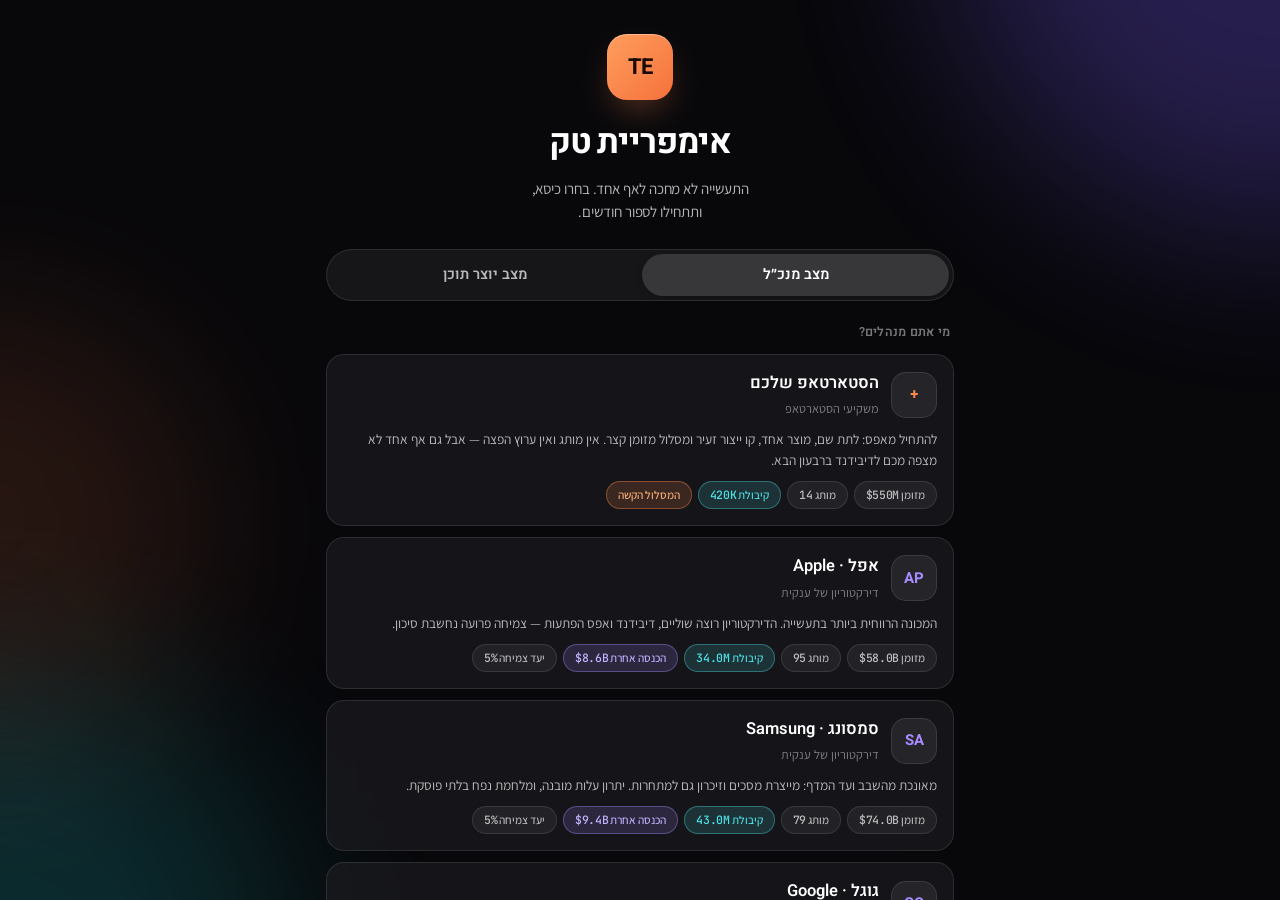
<file: tech-empire/index.html>
<!DOCTYPE html>
<html lang="he" dir="rtl">
<head>
<meta charset="utf-8">
<meta name="viewport" content="width=device-width, initial-scale=1.0, maximum-scale=1.0, user-scalable=no, viewport-fit=cover">
<meta name="theme-color" content="#08080B">
<meta name="color-scheme" content="dark">
<meta name="mobile-web-app-capable" content="yes">
<meta name="apple-mobile-web-app-capable" content="yes">
<meta name="apple-mobile-web-app-status-bar-style" content="black-translucent">
<meta name="apple-mobile-web-app-title" content="אימפריית טק">
<meta name="description" content="סימולציית תעשיית הטכנולוגיה בעברית: נהלו את אפל, סמסונג, גוגל או שיאומי — או בנו ערוץ ביקורות. שרשרת אספקה, קווי ייצור, מלאי מת, ציפיות דירקטוריון ואלגוריתם שמשנה את הכללים.">
<link rel="manifest" href="manifest.webmanifest">
<link rel="icon" href="icon.svg" type="image/svg+xml">
<link rel="apple-touch-icon" href="icon.svg">
<title>אימפריית טק</title>
<link rel="preconnect" href="https://fonts.googleapis.com">
<link rel="preconnect" href="https://fonts.gstatic.com" crossorigin>
<link rel="stylesheet" href="https://fonts.googleapis.com/css2?family=Assistant:wght@300;400;500;600&family=Heebo:wght@400;500;600;700&family=JetBrains+Mono:wght@400;500;600&display=swap">
<link rel="stylesheet" href="style.css">
</head>
<body>

<!-- ═══ ambient canvas ═══════════════════════════════════════════════════
     Three very large, very soft glows behind everything. The glass panels
     need something to refract; without them the blur has nothing to say. -->
<div class="orbs" aria-hidden="true">
  <i class="orb-1"></i><i class="orb-2"></i><i class="orb-3"></i>
</div>

<!-- ═══ boot / company picker ═══════════════════════════════════════════ -->
<div id="boot" class="boot">
  <div class="boot-scroll">
    <header class="boot-head">
      <div class="logo" aria-hidden="true">TE</div>
      <h1>אימפריית טק</h1>
      <p class="boot-sub">התעשייה לא מחכה לאף אחד. בחרו כיסא, ותתחילו לספור חודשים.</p>
    </header>

    <div class="seg" role="tablist" aria-label="בחירת מצב משחק">
      <button class="seg-btn is-on" role="tab" aria-selected="true" data-mode="ceo">מצב מנכ״ל</button>
      <button class="seg-btn" role="tab" aria-selected="false" data-mode="creator">מצב יוצר תוכן</button>
    </div>

    <section id="pickCeo" class="pick">
      <h2 class="sec-title">מי אתם מנהלים?</h2>
      <div id="coList" class="co-list"></div>
    </section>

    <section id="pickCreator" class="pick" hidden>
      <h2 class="sec-title">מי אתם מול המצלמה?</h2>
      <div id="crList" class="co-list"></div>
    </section>

    <div class="boot-foot">
      <div id="customFields" hidden>
        <label class="field">
          <span class="field-lab">שם החברה שלכם</span>
          <input id="coNameIn" type="text" inputmode="text" placeholder="למשל: אורבן לאבס" maxlength="22" autocomplete="off">
        </label>
      </div>
      <label class="field">
        <span class="field-lab">זרע אקראיות (אופציונלי)</span>
        <input id="seedIn" type="text" inputmode="text" placeholder="השאירו ריק לעולם חדש" autocomplete="off">
      </label>
      <button id="startBtn" class="btn btn-primary btn-lg" disabled>בחרו כיסא כדי להתחיל</button>
      <button id="resumeBtn" class="btn btn-ghost" hidden>המשך משחק שמור</button>
    </div>
  </div>
</div>

<!-- ═══ game shell ══════════════════════════════════════════════════════ -->
<div id="shell" class="shell" hidden>

  <header class="topbar">
    <div class="topbar-row">
      <div class="tb-id">
        <span id="tbBadge" class="tb-badge">A</span>
        <span class="tb-names">
          <strong id="tbName">—</strong>
          <small id="tbDate">—</small>
        </span>
      </div>
      <div class="tb-stats" id="tbStats"></div>
      <button id="menuBtn" class="icon-btn" aria-label="תפריט">☰</button>
    </div>
    <div class="tb-progress"><i id="tbProg"></i></div>
  </header>

  <main id="main" class="main" tabindex="-1">
    <div id="view" class="view"></div>
  </main>

  <nav class="bottombar" aria-label="ניווט ראשי">
    <div class="bb-action">
      <button id="nextBtn" class="btn btn-primary btn-next">
        <span class="next-lab">סיום החודש</span>
        <span id="nextSub" class="next-sub num">—</span>
      </button>
    </div>
    <div class="bb-tabs" id="tabs" role="tablist"></div>
  </nav>
</div>

<!-- ═══ bottom sheet ════════════════════════════════════════════════════ -->
<div id="scrim" class="scrim" hidden></div>
<div id="sheet" class="sheet" role="dialog" aria-modal="true" aria-labelledby="sheetTitle" hidden>
  <div class="sheet-grab" aria-hidden="true"></div>
  <div class="sheet-head">
    <h2 id="sheetTitle">—</h2>
    <button id="sheetClose" class="icon-btn" aria-label="סגירה">✕</button>
  </div>
  <div id="sheetBody" class="sheet-body"></div>
  <div id="sheetFoot" class="sheet-foot" hidden></div>
</div>

<div id="toast" class="toast" role="status" aria-live="polite"></div>

<script src="app.js"></script>
</body>
</html>
</file>
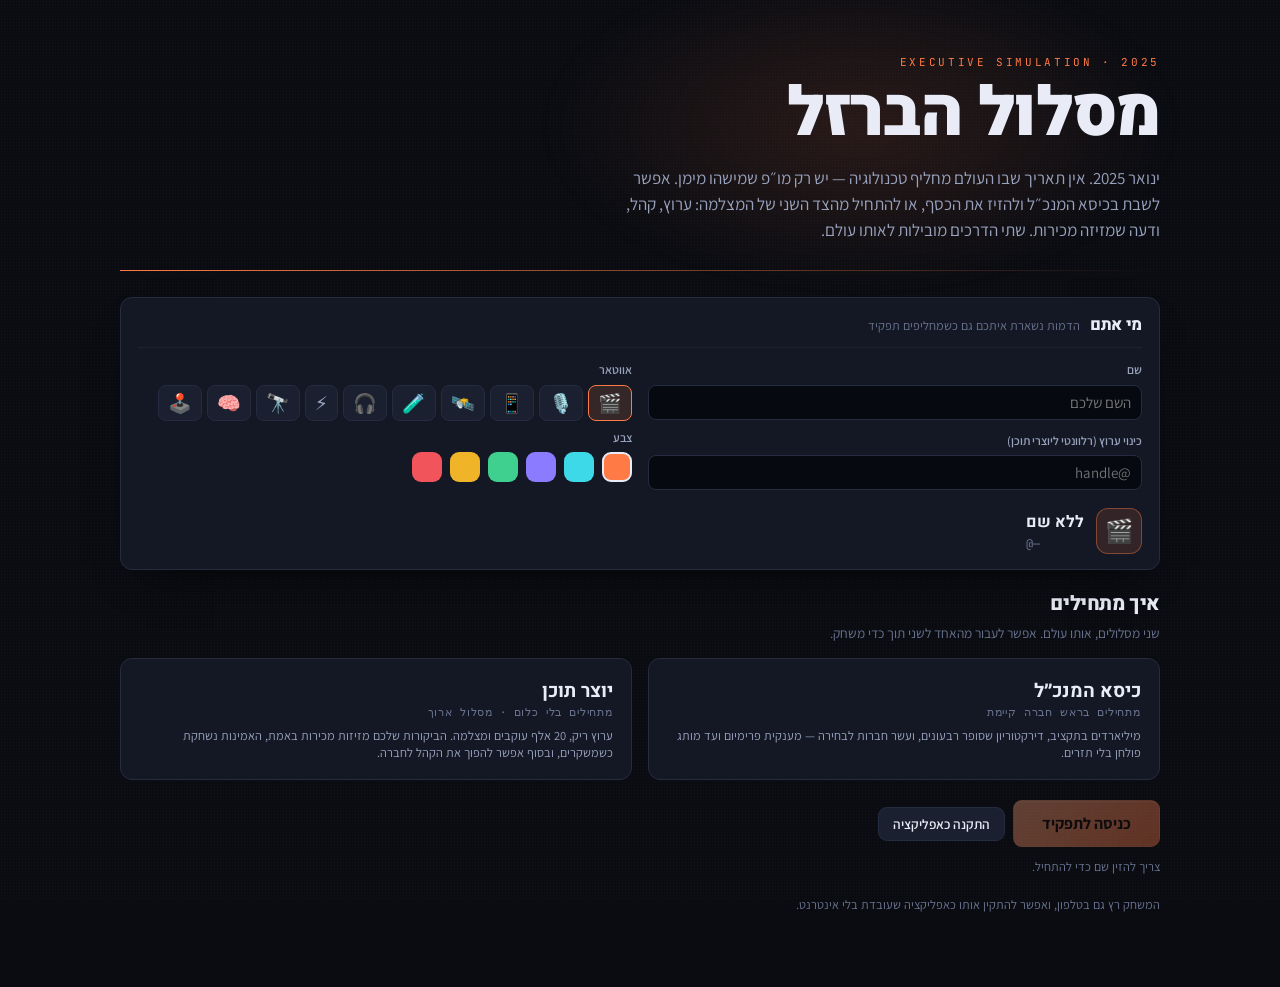
<file: tech-tycoon/index.html>
<!DOCTYPE html>
<html lang="he" dir="rtl">
<head>
<meta charset="utf-8">
<meta name="viewport" content="width=device-width, initial-scale=1, viewport-fit=cover">
<meta name="theme-color" content="#0A0C12">
<meta name="mobile-web-app-capable" content="yes">
<meta name="apple-mobile-web-app-capable" content="yes">
<meta name="apple-mobile-web-app-status-bar-style" content="black-translucent">
<meta name="apple-mobile-web-app-title" content="מסלול הברזל">
<link rel="manifest" href="manifest.webmanifest">
<link rel="apple-touch-icon" href="icon-180.png">
<link rel="icon" href="icon-192.png" type="image/png">
<title>מסלול הברזל</title>
<meta name="description" content="סימולציית קריירה בתעשיית הטכנולוגיה: נהלו חברה, השקיעו במו״פ, גייסו טאלנטים, רכשו סטארטאפים והחליטו מתי לשבור את הפרדיגמה. העולם מגיב להשקעות, לא לשעון.">
<link rel="preconnect" href="https://fonts.googleapis.com">
<link rel="preconnect" href="https://fonts.gstatic.com" crossorigin>
<link rel="stylesheet" href="https://fonts.googleapis.com/css2?family=Assistant:wght@400;600&family=Heebo:wght@500;700;900&family=JetBrains+Mono:wght@400;500;700&display=swap">
<style>
/* ═══════════ tokens ═══════════ */
:root{
  --ground:#0A0C12; --sunk:#070911;
  --panel:#141824; --panel-2:#1A2030; --raise:#222941;
  --line:#252C40; --line-soft:#1C2233;
  --ink:#E9ECF6; --ink-2:#98A2BD; --ink-3:#69738F;
  --accent:#FF7A45;        /* אנחנו */
  --accent-2:#FFA173;
  --accent-glow:rgba(255,122,69,.14);
  --cyan:#3ED9E8;          /* השוק והמתחרים */
  --violet:#8B7BFF;        /* טכנולוגיה ופרדיגמות */
  --good:#3FCF8E; --bad:#F2545B; --warn:#F0B429;
  --r:12px;
  --mono:'JetBrains Mono',ui-monospace,Menlo,monospace;
  --body:'Assistant',system-ui,'Segoe UI',sans-serif;
  --display:'Heebo','Assistant',system-ui,sans-serif;
  --shadow:0 20px 44px -26px rgba(0,0,0,.95);
}
*{box-sizing:border-box}
html,body{margin:0;padding:0;max-width:100%;overflow-x:hidden}
body{background:var(--ground);color:var(--ink);font-family:var(--body);font-size:15px;line-height:1.55;-webkit-font-smoothing:antialiased;
  background-image:radial-gradient(rgba(255,255,255,.028) 1px,transparent 1px);background-size:3px 3px;background-attachment:fixed}
h1,h2,h3,h4{font-family:var(--display);font-weight:800;margin:0;letter-spacing:-.02em;text-wrap:balance}
button,select,input,textarea{font-family:inherit;font-size:inherit;color:inherit}
button{cursor:pointer;border:0;background:none}
:focus-visible{outline:2px solid var(--accent);outline-offset:2px;border-radius:5px}
.num{font-family:var(--mono);font-variant-numeric:tabular-nums;letter-spacing:-.04em}
.up{color:var(--good)} .down{color:var(--bad)} .flat{color:var(--ink-3)}
.mut{color:var(--ink-3)}
.sr{position:absolute;width:1px;height:1px;overflow:hidden;clip:rect(0 0 0 0)}

/* ═══════════ command bar ═══════════ */
.bar{position:sticky;top:0;z-index:50;background:linear-gradient(180deg,rgba(10,12,18,.99),rgba(10,12,18,.94));
  backdrop-filter:blur(10px);border-bottom:1px solid var(--line);padding:9px 20px}
.bar::after{content:'';position:absolute;bottom:-1px;right:0;height:2px;width:var(--yr,0%);
  background:linear-gradient(90deg,transparent,var(--accent));transition:width .5s ease;border-radius:2px}
.bar-in{display:flex;align-items:center;gap:16px;flex-wrap:wrap;max-width:1560px;margin:0 auto}
.who{display:flex;align-items:center;gap:10px;min-width:190px}
.who .badge{width:34px;height:34px;border-radius:10px;display:grid;place-items:center;font-family:var(--display);
  font-weight:900;font-size:15px;color:var(--accent);border:1px solid rgba(255,122,69,.34);
  background:linear-gradient(150deg,rgba(255,122,69,.24),rgba(255,122,69,.07));
  box-shadow:inset 0 1px 0 rgba(255,255,255,.08)}
.who b{display:block;font-family:var(--display);font-size:15px;line-height:1.15}
.who span{display:block;font-family:var(--mono);font-size:10.5px;color:var(--ink-3);letter-spacing:.09em}
.stats{display:flex;flex:1;gap:0;flex-wrap:wrap}
.stat{padding:1px 15px;border-right:1px solid var(--line-soft);min-width:92px}
.stat:first-child{border-right:0}
.stat i{display:block;font-style:normal;font-size:10px;color:var(--ink-3);text-transform:uppercase;letter-spacing:.1em}
.stat b{display:block;font-family:var(--mono);font-size:15.5px;font-weight:700;letter-spacing:-.04em}
.turn{background:linear-gradient(135deg,var(--accent-2),var(--accent));color:#170A03;border-radius:10px;
  padding:10px 22px;font-weight:700;font-size:15px;letter-spacing:-.01em;
  box-shadow:0 10px 28px -14px var(--accent),inset 0 1px 0 rgba(255,255,255,.28);
  transition:filter .12s,transform .1s}
.turn:hover{filter:brightness(1.09)} .turn:active{transform:translateY(1px)}
.turn[disabled]{opacity:.4;cursor:not-allowed}
.turn.ghost{background:transparent;color:var(--ink-2);box-shadow:inset 0 0 0 1px var(--line);padding:10px 14px}
.turn.ghost:hover{color:var(--ink)}

/* ═══════════ layout ═══════════ */
.wrap{max-width:1560px;margin:0 auto;padding:18px 20px 80px}
main{scroll-margin-top:78px}
.shell{display:grid;grid-template-columns:206px minmax(0,1fr);gap:18px;align-items:start}
nav.rail{position:sticky;top:76px;display:flex;flex-direction:column;gap:1px}
.rail button{display:flex;align-items:center;gap:10px;width:100%;text-align:right;padding:9px 12px;border-radius:9px;
  color:var(--ink-2);font-weight:600;font-size:14.5px;transition:background .12s,color .12s}
.rail button:hover{background:var(--panel)}
.rail button.on{background:var(--panel-2);color:var(--ink);box-shadow:inset 2px 0 0 var(--accent)}
.rail button .ic{width:16px;height:16px;flex:none;opacity:.85}
.rail button em{margin-inline-start:auto;font-style:normal;font-family:var(--mono);font-size:10.5px;
  background:var(--accent);color:#170A03;border-radius:99px;padding:0 6px;font-weight:700}
.rail .grp{font-family:var(--mono);font-size:9.5px;letter-spacing:.14em;color:var(--ink-3);padding:14px 12px 5px;text-transform:uppercase}

.cols{display:grid;gap:16px}
.c2{grid-template-columns:repeat(2,minmax(0,1fr))}
.c3{grid-template-columns:repeat(3,minmax(0,1fr))}
.c4{grid-template-columns:repeat(4,minmax(0,1fr))}
.c21{grid-template-columns:minmax(0,2fr) minmax(0,1fr)}
.c12{grid-template-columns:minmax(0,1fr) minmax(0,2fr)}
@media(max-width:1240px){.c4{grid-template-columns:repeat(2,minmax(0,1fr))}.c21,.c12{grid-template-columns:1fr}}
@media(max-width:900px){
  .shell{grid-template-columns:1fr}
  nav.rail{position:static;flex-direction:row;overflow-x:auto;gap:4px;padding-bottom:6px}
  .rail button{width:auto;white-space:nowrap}.rail .grp,.rail .ic{display:none}
  .c2,.c3,.c4{grid-template-columns:1fr}
}

/* ═══════════ cards ═══════════ */
.card{background:var(--panel);border:1px solid var(--line);border-radius:var(--r);padding:15px 17px;box-shadow:var(--shadow);min-width:0;overflow-wrap:anywhere}
.card+.card{margin-top:16px}
.card>header{display:flex;align-items:baseline;gap:10px;margin-bottom:13px;flex-wrap:wrap;
  padding-bottom:9px;border-bottom:1px solid var(--line-soft)}
.card>header h2{font-size:16.5px}
.card>header p{margin:0;font-size:12.5px;color:var(--ink-3)}
.card>header .right{margin-inline-start:auto}
.eyebrow{font-family:var(--mono);font-size:10px;letter-spacing:.16em;text-transform:uppercase;color:var(--ink-3);
  display:flex;align-items:center;gap:9px;width:100%}
.eyebrow::after{content:'';flex:1;height:1px;background:var(--line)}
.tile{background:var(--panel-2);border:1px solid var(--line-soft);border-radius:10px;padding:11px 13px;min-width:0;overflow-wrap:anywhere}
.tile i{display:block;font-style:normal;font-size:10.5px;color:var(--ink-3);text-transform:uppercase;letter-spacing:.08em}
.tile b{display:block;font-family:var(--mono);font-size:20px;font-weight:700;letter-spacing:-.05em;margin-top:1px;
  font-variant-numeric:tabular-nums}
.tile i{font-weight:600}
.tile.hi::after{content:'';position:absolute;inset:auto auto 0 0;width:34px;height:2px;background:var(--accent);opacity:.5}
.tile{position:relative;overflow:hidden}
.tile small{color:var(--ink-3);font-size:11.5px;display:block;margin-top:1px}
.tile.hi{border-color:rgba(255,122,69,.32);background:linear-gradient(160deg,var(--accent-glow),var(--panel-2) 62%);
  box-shadow:inset 0 1px 0 rgba(255,255,255,.05)}
.tile{transition:border-color .14s}
.card{position:relative}

/* meters */
.meter{height:5px;background:var(--raise);border-radius:99px;overflow:hidden}
.meter>span{display:block;height:100%;background:var(--accent);border-radius:99px;transition:width .45s cubic-bezier(.2,.8,.3,1)}
.meter.v>span{background:var(--violet)} .meter.c>span{background:var(--cyan)}
.meter.g>span{background:var(--good)} .meter.w>span{background:var(--warn)} .meter.b>span{background:var(--bad)}
.meter.tall{height:8px}

/* pills */
.pill{display:inline-flex;align-items:center;gap:4px;padding:1px 9px;border-radius:99px;font-family:var(--mono);
  font-size:11px;font-weight:700;white-space:nowrap}
.p-good{background:rgba(63,207,142,.14);color:var(--good)}
.p-warn{background:rgba(240,180,41,.14);color:var(--warn)}
.p-bad{background:rgba(242,84,91,.15);color:var(--bad)}
.p-acc{background:var(--accent-glow);color:var(--accent)}
.p-cy{background:rgba(62,217,232,.12);color:var(--cyan)}
.p-vi{background:rgba(139,123,255,.14);color:var(--violet)}
.p-mut{background:var(--raise);color:var(--ink-3)}

/* tables */
table{width:100%;border-collapse:collapse;font-size:13.5px}
.scroll{overflow-x:auto;max-width:100%}
th{text-align:right;font-size:10px;letter-spacing:.1em;text-transform:uppercase;color:var(--ink-3);font-weight:700;
  padding:6px 8px;border-bottom:1px solid var(--line);white-space:nowrap}
td{padding:8px;border-bottom:1px solid var(--line-soft);vertical-align:middle}
tbody tr:hover{background:var(--panel-2)}
td.n,th.n{font-family:var(--mono);font-variant-numeric:tabular-nums;text-align:left;letter-spacing:-.04em;white-space:nowrap}
tr.me td{background:rgba(255,122,69,.06)}
tr.me td:first-child{box-shadow:inset -2px 0 0 var(--accent)}

/* controls */
.btn{background:var(--panel-2);border:1px solid var(--line);border-radius:9px;padding:7px 14px;font-weight:600;font-size:13.5px;color:var(--ink);transition:border-color .12s,background .12s}
.btn:hover{border-color:var(--accent);background:var(--raise)}
.btn.pri{background:linear-gradient(135deg,var(--accent-2),var(--accent));color:#170A03;border-color:transparent;font-weight:700;box-shadow:inset 0 1px 0 rgba(255,255,255,.25)}
.btn.pri:hover{filter:brightness(1.08)}
.btn.sm{padding:3px 10px;font-size:12px;border-radius:7px}
.btn.bad{color:var(--bad);border-color:rgba(242,84,91,.35)}
.btn.bad:hover{border-color:var(--bad);background:rgba(242,84,91,.1)}
.btn[disabled]{opacity:.35;cursor:not-allowed}
.btn[disabled]:hover{border-color:var(--line);background:var(--panel-2)}
.row{display:flex;gap:8px;align-items:center;flex-wrap:wrap}
label.f{display:block;margin-bottom:12px}
label.f>span{display:block;font-size:12px;color:var(--ink-2);margin-bottom:5px;font-weight:600}
select,input[type=text],input[type=number]{width:100%;background:var(--sunk);border:1px solid var(--line);border-radius:8px;padding:7px 10px}
input[type=range]{width:100%;background:transparent;-webkit-appearance:none;appearance:none;height:18px;margin:0}
input[type=range]::-webkit-slider-runnable-track{height:4px;background:var(--raise);border-radius:99px}
input[type=range]::-moz-range-track{height:4px;background:var(--raise);border-radius:99px}
input[type=range]::-webkit-slider-thumb{-webkit-appearance:none;width:14px;height:14px;margin-top:-5px;border-radius:99px;background:var(--accent);border:2px solid var(--panel);cursor:grab}
input[type=range]::-moz-range-thumb{width:12px;height:12px;border-radius:99px;background:var(--accent);border:2px solid var(--panel);cursor:grab}
input[type=checkbox]{accent-color:var(--accent)}
.seg{display:flex;gap:5px;flex-wrap:wrap}
.seg button{background:var(--panel-2);border:1px solid var(--line);border-radius:8px;padding:6px 11px;font-size:13px;font-weight:600;color:var(--ink-2)}
.seg button.on{background:var(--accent-glow);border-color:var(--accent);color:var(--accent)}

/* feed */
.feed{display:flex;flex-direction:column;gap:0;max-height:420px;overflow-y:auto}
.feed .it{display:flex;gap:9px;padding:8px 0;border-bottom:1px solid var(--line-soft);font-size:13px;align-items:flex-start}
.feed time{font-family:var(--mono);font-size:10px;color:var(--ink-3);flex:none;padding-top:3px;min-width:48px}
.dot{width:6px;height:6px;border-radius:99px;flex:none;margin-top:6px;background:var(--ink-3)}
.dot.g{background:var(--good)}.dot.w{background:var(--warn)}.dot.b{background:var(--bad)}
.dot.i{background:var(--cyan)}.dot.a{background:var(--accent)}.dot.v{background:var(--violet)}

/* ticker */
.ticker{position:fixed;bottom:0;right:0;left:0;z-index:55;height:36px;display:flex;align-items:center;
  background:linear-gradient(180deg,rgba(10,12,18,.86),var(--sunk));border-top:1px solid var(--line);
  cursor:pointer;overflow:hidden;user-select:none}
.ticker:hover{background:linear-gradient(180deg,rgba(10,12,18,.92),var(--panel))}
.ticker .tag{flex:none;display:flex;align-items:center;gap:6px;margin:0 12px;padding:3px 10px;border-radius:6px;
  font-family:var(--mono);font-size:10.5px;font-weight:700;letter-spacing:.1em;
  background:var(--accent-glow);color:var(--accent);border:1px solid rgba(255,122,69,.28)}
.ticker .live{width:6px;height:6px;border-radius:99px;background:var(--accent);animation:blip 2.2s ease-in-out infinite}
@keyframes blip{0%,100%{opacity:1}50%{opacity:.25}}
.ticker .rail-wrap{flex:1;overflow:hidden;min-width:0;
  -webkit-mask-image:linear-gradient(to left,transparent,#000 26px,#000 calc(100% - 26px),transparent);
  mask-image:linear-gradient(to left,transparent,#000 26px,#000 calc(100% - 26px),transparent)}
.ticker .feed{display:flex;gap:30px;white-space:nowrap;font-size:13px;color:var(--ink-2);width:max-content;
  animation:tick 60s linear infinite}
.ticker:hover .feed{animation-play-state:paused}
.ticker .feed b{color:var(--ink);font-weight:700}
.ticker .it-b{color:var(--bad)} .ticker .it-g{color:var(--good)}
.ticker .it-w{color:var(--warn)} .ticker .it-a{color:var(--accent)} .ticker .it-v{color:var(--violet)}
.ticker .sep{color:var(--ink-3);opacity:.5}
@keyframes tick{from{transform:translateX(0)}to{transform:translateX(50%)}}
@media (prefers-reduced-motion:reduce){
  .ticker .feed{animation:none;width:100%;overflow:hidden;text-overflow:ellipsis}
  .ticker .live{animation:none}
}

/* charts */
svg.ch{width:100%;height:auto;display:block;overflow:visible;max-width:100%}
.legend{display:flex;gap:13px;flex-wrap:wrap;font-size:11.5px;color:var(--ink-2);margin-top:9px;min-width:0}
.legend i{width:8px;height:8px;border-radius:2px;display:inline-block;margin-inline-end:5px}

/* modal */
.scrim{position:fixed;inset:0;z-index:80;background:rgba(4,6,11,.82);backdrop-filter:blur(4px);
  display:flex;align-items:flex-start;justify-content:center;padding:16px;overflow-y:auto;overscroll-behavior:contain}
.scrim[hidden]{display:none}
.modal{background:var(--panel);border:1px solid var(--line);border-radius:15px;max-width:620px;width:100%;
  box-shadow:0 44px 90px -34px #000;animation:pop .2s ease-out;
  margin:auto;display:flex;flex-direction:column;max-height:calc(100dvh - 32px);overflow:hidden}
.modal.wide{max-width:940px}
@keyframes pop{from{transform:translateY(12px) scale(.985);opacity:0}to{transform:none;opacity:1}}
@media(prefers-reduced-motion:reduce){.modal{animation:none}.meter>span{transition:none}}
.modal .top{padding:14px 20px;border-bottom:1px solid var(--line);background:var(--panel-2);display:flex;gap:10px;align-items:center;flex:0 0 auto}
.modal .top h3{font-size:17.5px;flex:1}
.modal .bd{padding:18px 20px;overflow-y:auto;flex:1 1 auto;-webkit-overflow-scrolling:touch}
.modal .bd p{margin:0 0 11px;color:var(--ink-2)}
.modal .ft{padding:13px 20px;border-top:1px solid var(--line);background:var(--panel-2);display:flex;gap:8px;justify-content:flex-end;flex-wrap:wrap;flex:0 0 auto;padding-bottom:calc(13px + env(safe-area-inset-bottom))}
.x{color:var(--ink-2);font-size:22px;line-height:1;min-width:38px;min-height:38px;border-radius:9px;flex:0 0 auto}
.x:hover,.x:active{background:var(--raise);color:var(--ink)}
.choice{display:block;width:100%;text-align:right;background:var(--panel-2);border:1px solid var(--line);
  border-radius:10px;padding:11px 14px;margin-bottom:9px;transition:border-color .12s,background .12s}
.choice:hover{border-color:var(--accent);background:var(--raise)}
.choice b{display:block;font-size:14.5px}
.choice span{display:block;font-size:12.5px;color:var(--ink-3);margin-top:2px}

/* intro */
.intro{max-width:1080px;margin:0 auto;padding:6vh 20px 60px}
.intro{position:relative}
.intro::before{content:'';position:absolute;top:-12vh;right:-10vw;width:70vw;height:52vh;pointer-events:none;
  background:radial-gradient(closest-side,rgba(255,122,69,.13),transparent 72%);filter:blur(8px);z-index:-1}
.intro .kick{font-family:var(--mono);color:var(--accent);letter-spacing:.24em;text-transform:uppercase;font-size:11px}
.intro h1{font-size:clamp(38px,7vw,68px);font-weight:900;line-height:.98;margin:10px 0 8px}
.intro .lead{color:var(--ink-2);font-size:17px;max-width:70ch}
.rule{height:1px;background:linear-gradient(90deg,var(--accent),transparent);margin:26px 0}
.pickgrid{display:grid;grid-template-columns:repeat(auto-fill,minmax(238px,1fr));gap:12px;margin-top:16px}
.co{background:var(--panel);border:1px solid var(--line);border-radius:12px;padding:14px;text-align:right;
  transition:border-color .14s,transform .14s,box-shadow .14s}
.co:hover{box-shadow:0 16px 34px -22px #000}
.co:hover{border-color:var(--accent);transform:translateY(-2px)}
.co.on{border-color:var(--accent);background:linear-gradient(180deg,var(--accent-glow),var(--panel))}
.co b{display:block;font-family:var(--display);font-size:17px}
.co .tag{font-family:var(--mono);font-size:10.5px;color:var(--ink-3);letter-spacing:.08em}
.co .d{font-size:12.5px;color:var(--ink-2);margin-top:7px;min-height:52px}
.co .kv{display:flex;justify-content:space-between;font-family:var(--mono);font-size:11.5px;color:var(--ink-3);border-top:1px solid var(--line-soft);padding-top:6px;margin-top:6px}

/* ═══════════ מסכי מגע וטלפונים ═══════════ */
.dock{display:none}
.only-sm{display:none}
.only-lg{display:block}
.wrap{padding-bottom:78px}
@media (max-width:900px){
  body{font-size:15.5px}
  .wrap{padding:12px 12px 152px}
  .bar{padding:8px 12px calc(8px + env(safe-area-inset-top))}
  .bar-in{gap:10px}
  .who{min-width:0;flex:1}
  .who b{font-size:15px;white-space:nowrap;overflow:hidden;text-overflow:ellipsis;max-width:38vw}
  .bar-in>.row{margin-inline-start:0}
  /* כפתור התור עובר לתחתית, בטווח האגודל */
  #nextBtn{display:none}
  .ticker{bottom:calc(70px + env(safe-area-inset-bottom));height:34px}
  .ticker .feed{font-size:12.5px}
  .ticker .tag{margin:0 9px}
  .dock{display:block;position:fixed;bottom:0;right:0;left:0;z-index:60;
    background:linear-gradient(180deg,rgba(10,12,18,.72),var(--ground) 42%);
    padding:10px 12px calc(10px + env(safe-area-inset-bottom));border-top:1px solid var(--line)}
  .dock button{width:100%;padding:14px;font-size:16.5px;border-radius:12px}
  /* מדדים: רצועה נגללת */
  .stats{order:3;width:100%;overflow-x:auto;flex-wrap:nowrap;gap:0;
    scrollbar-width:none;-webkit-overflow-scrolling:touch;padding-bottom:2px}
  .stats::-webkit-scrollbar{display:none}
  .stat{min-width:auto;padding:0 12px;flex:0 0 auto}
  .stat b{font-size:14.5px}
  .stat i{font-size:9.5px;letter-spacing:.06em}
  /* ניווט: שורת שבבים נגללת ודביקה */
  nav.rail{position:sticky;top:0;z-index:30;background:var(--ground);
    margin:-12px -12px 12px;padding:8px 12px;border-bottom:1px solid var(--line-soft);gap:6px;
    -webkit-mask-image:linear-gradient(to left,transparent,#000 18px,#000 calc(100% - 18px),transparent);
    mask-image:linear-gradient(to left,transparent,#000 18px,#000 calc(100% - 18px),transparent)}
  .rail button{padding:9px 14px;font-size:14px;border-radius:99px;background:var(--panel);min-height:40px}
  .rail button.on{box-shadow:none;background:var(--accent-glow);color:var(--accent);border:1px solid var(--accent)}
  /* רשתות: שני טורים גם בנייד כדי לא למתוח את הדף */
  .c3,.c4{grid-template-columns:repeat(2,minmax(0,1fr));gap:10px}
  .c2,.c21,.c12{grid-template-columns:1fr;gap:10px}
  .cols.c2.pair{grid-template-columns:repeat(2,minmax(0,1fr))}
  .cols{gap:10px}
  .card{padding:13px 14px;border-radius:11px}
  .card+.card{margin-top:12px}
  .tile b{font-size:18px}
  .tile{padding:10px 11px}
  /* טבלאות: להסתיר עמודות משניות ולאפשר גלילה נוחה */
  .scroll{-webkit-overflow-scrolling:touch}
  th,td{padding:7px 6px;font-size:13px}
  .sm-hide{display:none}
  .only-sm{display:block}
  .only-lg{display:none}
  .card>header{gap:6px}
  .card>header .right{margin-inline-start:0;width:100%}
  .card>header .right .btn{width:100%}
  table{font-size:13px}
  /* מודאל כגיליון תחתון */
  .scrim{padding:0;align-items:flex-end}
  .modal,.modal.wide{max-width:100%;border-radius:16px 16px 0 0;margin:0;
    max-height:92dvh;border-bottom:0}
  .modal .top{padding:13px 16px}
  .modal .top h3{font-size:16.5px}
  .modal .bd{padding:15px 16px}
  .modal .ft{padding:12px 16px calc(12px + env(safe-area-inset-bottom))}
  .modal .ft .btn{flex:1;text-align:center;padding:12px;font-size:15px}
  .choice{padding:13px 14px}
  /* שליטה במגע */
  input[type=range]{height:34px}
  input[type=range]::-webkit-slider-thumb{width:24px;height:24px;margin-top:-10px}
  input[type=range]::-moz-range-thumb{width:22px;height:22px}
  .btn{padding:9px 14px;min-height:40px}
  .btn.sm{padding:6px 11px;min-height:32px}
  select,input[type=text],input[type=number]{padding:10px;font-size:16px}
  .intro{padding:4vh 14px 40px}
  .pickgrid{grid-template-columns:1fr;gap:10px}
  .legend{font-size:11px;gap:9px}
}
@media (max-width:420px){
  .c3,.c4{grid-template-columns:repeat(2,minmax(0,1fr))}
  .who b{max-width:32vw}
  .stat{padding:0 10px}
}
@media (display-mode:standalone){
  .bar{padding-top:calc(8px + env(safe-area-inset-top))}
}
</style>
</head>
<body>

<div id="intro" class="intro"></div>

<div id="app" hidden>
  <header class="bar"><div class="bar-in">
    <div class="who"><div class="badge" id="coBadge">S</div><div><b id="coName">—</b><span id="coDate">—</span></div></div>
    <div class="stats" id="statBar"></div>
    <div class="row">
      <button class="turn ghost" id="saveBtn">שמירה</button>
      <button class="turn" id="nextBtn">חודש הבא ←</button>
    </div>
  </div></header>
  <div class="wrap"><div class="shell">
    <nav class="rail" id="rail" aria-label="ניווט"></nav>
    <main id="view" tabindex="-1"></main>
  </div></div>
  <div class="dock"><button class="turn" id="nextBtn2">חודש הבא ←</button></div>
  <div class="ticker" id="ticker" role="button" tabindex="0" title="לחדר החדשות">
    <span class="tag"><i class="live"></i>עדכונים</span>
    <div class="rail-wrap"><div class="feed" id="tickerFeed"></div></div>
  </div>
</div>

<div class="scrim" id="modal" hidden role="dialog" aria-modal="true"></div>

<script>
"use strict";
/* ENGINE_START ══════════════════════════════════════════════════════════════
   מנוע הסימולציה. ללא תלות ב-DOM — ניתן להרצה ולבדיקה בנפרד מהממשק.
   עיקרון מרכזי: אין תאריכים קשיחים. פרדיגמה טכנולוגית נפתחת כאשר *הידע
   בתעשייה* חוצה סף — והידע הזה הוא סכום ההשקעות של השחקן והמתחרים.
   ══════════════════════════════════════════════════════════════════════════ */

/* ── §1 עזרים ───────────────────────────────────────────────────────────── */
const MONTHS_HE=['ינואר','פברואר','מרץ','אפריל','מאי','יוני','יולי','אוגוסט','ספטמבר','אוקטובר','נובמבר','דצמבר'];
const MONTHS_EN=['JAN','FEB','MAR','APR','MAY','JUN','JUL','AUG','SEP','OCT','NOV','DEC'];
const Y0=2025;
const clamp=(v,a,b)=>v<a?a:(v>b?b:v);
const lerp=(a,b,t)=>a+(b-a)*t;
const rnd1=(v,d)=>{const p=Math.pow(10,d===undefined?1:d);return Math.round(v*p)/p;};
const sum=a=>a.reduce((x,y)=>x+y,0);
const keys=Object.keys;
const vals=Object.values;
function hash32(s){let h=2166136261;s=String(s);for(let i=0;i<s.length;i++){h^=s.charCodeAt(i);h=Math.imul(h,16777619);}return h>>>0;}
/* מחולל אקראיות דטרמיניסטי — נשמר במצב כדי ששמירה/טעינה ישחזרו בדיוק את העולם */
function rand(G){let s=G.rs>>>0||123456789;s^=s<<13;s>>>=0;s^=s>>17;s^=s<<5;s>>>=0;G.rs=s;return s/4294967296;}
const rr=(G,a,b)=>a+rand(G)*(b-a);
const ri=(G,a,b)=>Math.floor(rr(G,a,b+1));
const pick=(G,a)=>a[Math.floor(rand(G)*a.length)];
const turnY=t=>Y0+Math.floor(t/12);
const turnM=t=>t%12;
const dateHe=t=>MONTHS_HE[turnM(t)]+' '+turnY(t);
const dateEn=t=>MONTHS_EN[turnM(t)]+" '"+String(turnY(t)).slice(2);

/* ── §2 עץ הטכנולוגיה ───────────────────────────────────────────────────── */
const TECH={
  litho:      {n:'ליתוגרפיה מתקדמת',   g:'סיליקון'},
  chipDesign: {n:'תכן מעבדים',          g:'סיליקון'},
  packaging:  {n:'אריזת שבבים',         g:'סיליקון'},
  memory:     {n:'זיכרון בפס רחב',      g:'סיליקון'},
  mfgAuto:    {n:'אוטומציית ייצור',     g:'סיליקון'},
  aiModel:    {n:'מודלי יסוד',          g:'בינה'},
  edgeAI:     {n:'בינה על המכשיר',      g:'בינה'},
  voiceNLU:   {n:'הבנת שפה טבעית',      g:'בינה'},
  autonomy:   {n:'אוטונומיה והחלטה',    g:'בינה'},
  microled:   {n:'מיקרו-LED ואופטיקה',  g:'תצוגה'},
  flexDisplay:{n:'מסכים גמישים',        g:'תצוגה'},
  holo:       {n:'הקרנה מרחבית',        g:'תצוגה'},
  spatial:    {n:'מיפוי מרחבי',         g:'חישה'},
  optics:     {n:'חיישנים אופטיים',     g:'חישה'},
  bioSense:   {n:'חיישנים ביולוגיים',   g:'חישה'},
  neural:     {n:'ממשק מוח-מכונה',      g:'חישה'},
  battery:    {n:'צפיפות אנרגיה',       g:'אנרגיה וחומר'},
  wireless:   {n:'הולכת אנרגיה',        g:'אנרגיה וחומר'},
  materials:  {n:'חומרים מתקדמים',      g:'אנרגיה וחומר'},
  nanoFab:    {n:'ננו-ייצור',           g:'אנרגיה וחומר'},
  actuators:  {n:'מפעילים ומנועים',     g:'תנועה ורשת'},
  net6g:      {n:'קישוריות דור הבא',    g:'תנועה ורשת'},
  platform:   {n:'פלטפורמה, חנות ושירותים', g:'מסחר ופלטפורמה'},
  distribution:{n:'הפצה וקשרי ערוץ',    g:'מסחר ופלטפורמה'}
};
const TK=keys(TECH);
/* רמת הידע הגבוהה בעולם לכל צומת בתחילת 2025. רמות החברות נגזרות מכאן,
   וזה מה שקובע אילו פרדיגמות סגורות בהתחלה ומי צריך לממן את פתיחתן. */
const FRONT0={litho:74,chipDesign:88,packaging:72,memory:86,mfgAuto:68,
 aiModel:82,edgeAI:60,voiceNLU:74,autonomy:44,microled:52,flexDisplay:64,holo:26,
 spatial:54,optics:68,bioSense:50,neural:16,battery:56,wireless:38,materials:62,
 nanoFab:40,actuators:42,net6g:58,platform:76,distribution:70};
const TGROUPS=['סיליקון','בינה','תצוגה','חישה','אנרגיה וחומר','תנועה ורשת','מסחר ופלטפורמה'];

/* ── §3 פרדיגמות — קטגוריות המוצר שהעולם יכול לקנות ────────────────────────
   viability = סף הידע התעשייתי שמעליו נפתח שוק צרכני אמיתי.
   אף פרדיגמה לא נפתחת בתאריך. היא נפתחת כשמישהו מימן אותה מספיק.        */
const PARA={
  phone:  {n:'סמארטפון',        short:'טלפון', price:640, el:1.25, dev:8,  nre:1.1,
           en:{chipDesign:.22,edgeAI:.20,microled:.13,battery:.15,net6g:.13,materials:.17}, viab:30,
           mods:{chip:[.20,70],camera:[.17,50],display:[.15,58],battery:[.14,24],memory:[.12,38],build:[.12,18],radio:[.10,10]}, asm:18},
  fold:   {n:'מכשיר מתקפל',     short:'מתקפל',price:1390,el:1.05, dev:11, nre:1.7,
           en:{flexDisplay:.34,materials:.23,chipDesign:.14,battery:.16,microled:.13}, viab:60,
           mods:{flexdisp:[.26,240],build:[.20,80],chip:[.16,76],battery:[.14,34],camera:[.12,46],memory:[.12,28]}, asm:38},
  glasses:{n:'משקפי בינה',      short:'משקפיים',price:720,el:1.15, dev:13, nre:2.1,
           en:{optics:.20,microled:.20,edgeAI:.18,battery:.16,spatial:.16,materials:.10}, viab:58,
           mods:{waveguide:[.24,112],camera:[.16,56],chip:[.15,44],battery:[.17,22],build:[.14,44],mic:[.14,26]}, asm:26},
  ambient:{n:'בינה סביבתית',    short:'סביבתי',price:290, el:1.45, dev:9,  nre:1.3,
           en:{aiModel:.28,voiceNLU:.26,edgeAI:.16,net6g:.14,bioSense:.16}, viab:66,
           mods:{mic:[.28,34],chip:[.20,28],radio:[.16,12],memory:[.12,16],build:[.12,10],charging:[.12,7]}, asm:12},
  robot:  {n:'רובוט אישי',      short:'רובוט', price:2900,el:0.95, dev:17, nre:3.4,
           en:{actuators:.28,autonomy:.28,aiModel:.17,battery:.15,materials:.12}, viab:62,
           mods:{actuators:[.28,280],autonomy:[.24,150],percept:[.18,175],battery:[.16,160],chassis:[.14,50]}, asm:180},
  neural: {n:'ממשק עצבי',       short:'עצבי',  price:1950,el:1.00, dev:20, nre:4.2,
           en:{neural:.40,bioSense:.24,nanoFab:.22,edgeAI:.14}, viab:70,
           mods:{electrode:[.34,160],biosense:[.24,100],chip:[.18,86],battery:[.12,24],build:[.12,20]}, asm:70}
};
const PK=keys(PARA);

/* ── רכיבי המכשיר (Device Configurator) ────────────────────────────────
   כל מודול קושר צומת ידע לרכיב בשרשרת האספקה: הדרגה קובעת גם כמה
   מהידע שלכם מתבטא במוצר וגם כמה הוא עולה לייצר.                      */
const PARTS={
  chip:     {n:'מעבד',              node:'chipDesign',  comp:'wafer',   t:['דור קודם','סטנדרטי','מוביל','דגל','מותאם אישית']},
  camera:   {n:'מערך צילום',        node:'optics',      comp:'sensors', t:['בסיסי','כפול','משולש','חיישן גדול','פריסקופ מקצועי']},
  display:  {n:'מסך',               node:'microled',    comp:'display', t:['LCD','OLED','OLED 120Hz','LTPO','מיקרו-LED']},
  flexdisp: {n:'מסך מתקפל',         node:'flexDisplay', comp:'display', t:['פלסטיק בסיסי','זכוכית דקה','ללא קמט','ציר נוזלי','גליל נפרס']},
  waveguide:{n:'אופטיקה ומדריכי גל',node:'holo',        comp:'display', t:['השתקפות פשוטה','מדריך גל','שדה ראייה רחב','צבע מלא','הקרנה לרשתית']},
  mic:      {n:'מערך מיקרופונים',   node:'voiceNLU',    comp:'sensors', t:['מיקרופון יחיד','זוג','מערך 4','מערך רחוק','ביטול רעש אקטיבי']},
  radio:    {n:'מודם ורדיו',        node:'net6g',       comp:'wafer',   t:['דור קודם','סטנדרטי','רב-פס','לוויין','דור הבא']},
  battery:  {n:'סוללה וטעינה',      node:'battery',     comp:'battery', t:['קטנה','סטנדרטית','גדולה','טעינה מהירה','צפיפות גבוהה']},
  charging: {n:'הזנה אלחוטית',      node:'wireless',    comp:'battery', t:['כבל בלבד','משטח','מרחק קצר','חדרי','רציף']},
  memory:   {n:'זיכרון ואחסון',     node:'memory',      comp:'memory',  t:['מינימלי','בסיסי','נדיב','גבוה','מקסימלי']},
  build:    {n:'חומרים ומארז',      node:'materials',   comp:'rare',    t:['פלסטיק','אלומיניום','זכוכית','טיטניום','חומר מרוכב']},
  chassis:  {n:'שלדה והרכבה',       node:'mfgAuto',     comp:'assembly',t:['פלדה','אלומיניום','סיבי פחמן','מפרקים קלים','שלד אקטיבי']},
  actuators:{n:'מפעילים ומנועים',   node:'actuators',   comp:'rare',    t:['סרוו בסיסי','מדויק','הרמוני','גמיש','שריר מלאכותי']},
  autonomy: {n:'מחשב אוטונומיה',    node:'autonomy',    comp:'wafer',   t:['תסריטים','ניווט','למידה','החלטה עצמאית','הבנה מלאה']},
  percept:  {n:'חישה מרחבית',       node:'spatial',     comp:'sensors', t:['מצלמה','עומק','LiDAR','מיזוג חיישנים','מודל עולם']},
  electrode:{n:'ממשק אלקטרודות',    node:'neural',      comp:'sensors', t:['חיצוני יבש','ג׳ל','מערך צפוף','פולשני מינימלי','שתל מלא']},
  biosense: {n:'חיישנים ביולוגיים', node:'bioSense',    comp:'sensors', t:['דופק','חמצן','אק״ג','מטבולי','רציף מלא']}
};
const PTK=keys(PARTS);
const TIER_COST=[0.58,0.78,1,1.36,1.95];
const TIER_Q   =[0.42,0.72,1,1.23,1.44];
const modsOf=para=>keys(PARA[para].mods);
function defCfg(para,t){const o={};modsOf(para).forEach(k=>o[k]=t||3);return o;}
function cfgOf(p){
  const c=p.cfg||{}, o={};
  modsOf(p.para).forEach(k=>o[k]=clamp(c[k]||p.spec||3,1,5));
  return o;
}
function cfgQuality(p){const c=cfgOf(p),M=PARA[p.para].mods;
  return sum(modsOf(p.para).map(k=>M[k][0]*TIER_Q[(c[k]||3)-1]));}
function avgTier(p){const c=cfgOf(p),ks=modsOf(p.para);return sum(ks.map(k=>c[k]||3))/ks.length;}
/* המתכון בשרשרת האספקה נגזר מהמודולים — אין רשימה כפולה לתחזק */
const RECIPE_CACHE={};
function recipeOf(para){
  if(RECIPE_CACHE[para])return RECIPE_CACHE[para];
  const M=PARA[para].mods,r={};
  keys(M).forEach(k=>{const cp=PARTS[k].comp;r[cp]=(r[cp]||0)+M[k][1];});
  r.assembly=(r.assembly||0)+PARA[para].asm;
  RECIPE_CACHE[para]=r; return r;
}

/* ── §4 רכיבים וספקים ───────────────────────────────────────────────────── */
const COMP={
  wafer:   {n:'פרוסות סיליקון'},
  memory:  {n:'זיכרון'},
  display: {n:'מסכים'},
  battery: {n:'תאי סוללה'},
  sensors: {n:'חיישנים ואופטיקה'},
  rare:    {n:'מתכות נדירות'},
  assembly:{n:'הרכבה וכוח אדם'}
};
const CK=keys(COMP);
function baseSuppliers(){return[
 {id:'tsc', n:'Formosa Wafer', cov:['wafer','memory'],       cap:1.0, prem:0.06, rel:0.94, geo:'מזרח אסיה'},
 {id:'lum', n:'Lumen Display', cov:['display','sensors'],    cap:0.8, prem:0.03, rel:0.90, geo:'קוריאה'},
 {id:'volt',n:'VoltCell',      cov:['battery','rare'],       cap:0.7, prem:0.01, rel:0.86, geo:'סין'},
 {id:'nex', n:'NexAssembly',   cov:['assembly'],             cap:1.2, prem:-0.02,rel:0.88, geo:'וייטנאם והודו'},
 {id:'atl', n:'Atlas Minerals',cov:['rare','wafer'],         cap:0.5, prem:0.11, rel:0.96, geo:'ארה״ב ואוסטרליה'}
];}

/* ── §5 חברות ───────────────────────────────────────────────────────────── */
/* כל חברה — כולל השחקן — מסומלצת באותו קוד בדיוק. זה מה שמאפשר להחליף
   כיסא אמצע-משחק בלי לגעת במנוע.                                          */
const CO_DEFS=[
 {id:'aurum', n:'Aurum',       tag:'AUR', cash:64, brand:93, rev:27, inst:2400, playable:1,
  d:'מותג הפרימיום הרווחי בעולם. שוליים אדירים, אקוסיסטם סגור, ותרבות שמתעבת סיכון.',
  tech:{chipDesign:92,edgeAI:74,microled:70,materials:78,optics:80,spatial:72,platform:95,battery:64,net6g:66,aiModel:62,voiceNLU:66,bioSense:74,flexDisplay:44},
  str:{phone:56,fold:0,glasses:9,ambient:12,robot:2,neural:3}, style:{agg:.32,ops:.10,rndShare:.085,focus:'phone'}},
 {id:'hanwol',n:'Hanwol',      tag:'HNW', cash:92, brand:74, rev:19, inst:1500, playable:1,
  d:'קונגלומרט אנכי: מייצר את השבבים, המסכים והסוללות של חצי מהתעשייה — כולל של היריבים.',
  tech:{litho:80,chipDesign:70,packaging:74,memory:90,mfgAuto:76,flexDisplay:86,microled:74,platform:60,battery:70,materials:74,edgeAI:60,optics:72,net6g:68},
  str:{phone:38,fold:62,glasses:8,ambient:9,robot:6,neural:2}, style:{agg:.52,ops:.22,rndShare:.11,focus:'fold'}},
 {id:'orbit', n:'Orbit',       tag:'ORB', cash:98, brand:81, rev:8.5, inst:3200, playable:1,
  d:'בעלת מערכת ההפעלה ומודל הבינה שכולם מריצים. חלשה בחומרה, חזקה בכל השאר.',
  tech:{aiModel:95,voiceNLU:90,edgeAI:78,autonomy:74,spatial:70,platform:92,net6g:64,chipDesign:66,optics:64,bioSense:56},
  str:{phone:9,fold:4,glasses:14,ambient:26,robot:8,neural:4}, style:{agg:.44,ops:.14,rndShare:.19,focus:'ambient'}},
 {id:'meili', n:'Meili',       tag:'MLI', cash:14, brand:64, rev:8, inst:800, playable:1,
  d:'מכונת נפח. מתמחרת מתחת לכולם, נכנסת לכל קטגוריה חדשה תוך רבעון, ומרוויחה אחוזים בודדים.',
  tech:{chipDesign:56,edgeAI:58,microled:56,battery:66,materials:58,flexDisplay:60,platform:62,optics:56,net6g:60,mfgAuto:70},
  str:{phone:33,fold:16,glasses:7,ambient:11,robot:9,neural:1}, style:{agg:.78,ops:.30,rndShare:.075,focus:'phone'}},
 {id:'dragon',n:'Long Yuan',   tag:'LYN', cash:23, brand:60, rev:11, inst:850, playable:1,
  d:'נחסמה מהשרשרת המערבית ובנתה אחת משלה. ריבונות טכנולוגית בכל מחיר.',
  tech:{litho:62,chipDesign:66,packaging:70,memory:70,flexDisplay:74,edgeAI:64,aiModel:66,net6g:82,materials:68,actuators:58,autonomy:60,platform:66},
  str:{phone:28,fold:24,glasses:9,ambient:10,robot:14,neural:3}, style:{agg:.70,ops:.42,rndShare:.14,focus:'fold'}},
 {id:'kite',  n:'Kite Labs',   tag:'KTE', cash:2.4, brand:47, rev:0.7, inst:30, playable:1,
  d:'מותג פולחן קטן עם עיצוב מבריק ואפס תזרים. כל השקה היא הימור קיומי.',
  tech:{chipDesign:44,edgeAI:52,microled:50,materials:56,optics:52,spatial:48,battery:46,platform:46},
  str:{phone:4,fold:2,glasses:5,ambient:4,robot:1,neural:1}, style:{agg:.62,ops:.18,rndShare:.16,focus:'glasses'}},
 {id:'chroma', n:'Chroma',      tag:'CHR', cash:17, brand:61, rev:9, inst:950, playable:1,
  d:'תמנון מותגים תחת גג אחד — כל קהל והמותג שלו. מובילה בטעינה מהירה ובחיישני צילום, עם נוכחות פיזית עצומה בשווקים מתפתחים.',
  tech:{battery:90,wireless:84,optics:80,mfgAuto:74,distribution:80,microled:66,materials:64,chipDesign:58,memory:58,flexDisplay:60,edgeAI:56,platform:52},
  str:{phone:26,fold:12,glasses:6,ambient:8,robot:4,neural:1}, style:{agg:.74,ops:.28,rndShare:.09,focus:'phone'},
  traits:{multibrand:1,reach:.45}},
 {id:'sahara', n:'Sahara',      tag:'SHR', cash:3.1, brand:38, rev:3.4, inst:700, playable:1,
  d:'שולטת בשווקים המתעוררים: מכשירים בעלות רצפה, עמידות גבוהה, ורשת הפצה לא מקוונת שאיש לא מצליח לשחזר.',
  tech:{distribution:97,mfgAuto:82,battery:70,materials:62,memory:48,optics:44,microled:42,chipDesign:40,platform:40,edgeAI:38},
  str:{phone:15,fold:2,glasses:2,ambient:4,robot:1,neural:0}, style:{agg:.66,ops:.22,rndShare:.045,focus:'phone'},
  traits:{reach:1,costEff:.85}},
 {id:'cinematix',n:'CineMatix', tag:'CNX', cash:6.2, brand:66, rev:2.1, inst:70, playable:1,
  d:'מותג נישה לצלמים ולאנשי אודיו: מוכר מעט מאוד מכשירים — ומספק את חיישני הצילום לחצי מהמתחרות בשוק.',
  tech:{optics:97,microled:78,materials:76,bioSense:70,packaging:70,nanoFab:66,chipDesign:56,memory:56,platform:50},
  str:{phone:5,fold:1,glasses:4,ambient:2,robot:1,neural:2}, style:{agg:.34,ops:.14,rndShare:.19,focus:'glasses'},
  traits:{b2b:1}},
 {id:'echo',   n:'Echo',        tag:'ECH', cash:5.4, brand:52, rev:4.2, inst:300, playable:1,
  d:'מותג ותיק שחזר לחיים עם מתקפלים במחיר מיינסטרים ועם שליטה במדפים של ספקיות הסלולר באמריקה.',
  tech:{flexDisplay:78,distribution:88,materials:66,battery:62,microled:58,platform:54,chipDesign:52,memory:54,edgeAI:50},
  str:{phone:12,fold:14,glasses:3,ambient:4,robot:2,neural:0}, style:{agg:.58,ops:.20,rndShare:.08,focus:'fold'},
  traits:{carrier:.9}},
 /* לא ניתנות לבחירה — יריבות בלבד */
 {id:'helio', n:'Helio',       tag:'HLO', cash:41, brand:58, rev:3.4, inst:500, playable:0,
  d:'ענקית רשת ומחשוב ענן שנכנסה לחומרה מהדלת האחורית.',
  tech:{aiModel:80,edgeAI:68,net6g:78,autonomy:70,actuators:62,spatial:66,platform:70,chipDesign:60},
  str:{phone:7,fold:3,glasses:11,ambient:18,robot:16,neural:5}, style:{agg:.55,ops:.26,rndShare:.17,focus:'robot'}},
 {id:'vega',  n:'Vega Systems',tag:'VGA', cash:29, brand:52, rev:1.6, inst:120, playable:0,
  d:'קבלנית ביטחון לשעבר. פטנטים בחישה, בננו-ייצור ובממשק עצבי.',
  tech:{neural:52,bioSense:74,nanoFab:72,optics:70,materials:66,packaging:62,litho:58,platform:40},
  str:{phone:3,fold:1,glasses:6,ambient:5,robot:7,neural:12}, style:{agg:.48,ops:.36,rndShare:.21,focus:'neural'}}
];

/* ── §6 מאגר שמות לטאלנטים ומטרות רכישה ─────────────────────────────────── */
const FN=['נועה','איתי','מאיה','יונתן','שירה','עומר','תמר','דניאל','ליאור','רותם','אבישי','הילה','ניר','אלה','גיא','שקד','ארז','יעל','אורי','מיכל'];
const LN=['ברקוביץ׳','חן','נאקאמורה','אוקונקוו','פארק','זילברמן','טאן','מוראלס','אבו-חסן','לינדגרן','קומאר','דה-סילבה','וונג','אשכנזי','פטרוב','אוקאדה'];
const ROLES={
  eng:{n:'מהנדס/ת ליבה', w:{efficiency:.5,creativity:.3,leadership:.2}},
  sci:{n:'מדען/ית מחקר', w:{creativity:.6,efficiency:.25,leadership:.15}},
  des:{n:'מעצב/ת מוצר',  w:{creativity:.5,leadership:.2,efficiency:.3}},
  exec:{n:'מנהל/ת בכיר/ה',w:{leadership:.6,efficiency:.25,creativity:.15}}
};
const STARTUP_N=['Nimbus','Halcyon','Torus','Basalt','Vireo','Kestrel','Oblique','Sable','Petrichor','Zenith','Cobalt','Mirage','Anvil','Lumen','Quill'];

/* ── §7 יצירת מצב ────────────────────────────────────────────────────────── */
function newGame(coId,seedStr,opts){
  opts=opts||{};
  const G={
    rs:hash32(seedStr||String(Math.random())), seed:seedStr||'',
    t:0, over:false, ending:null, mode:opts.mode||'ceo',
    cos:{}, me:coId, creator:opts.creator||null,
    market:{total:70, growth:0.0026},          // $B לחודש בהוצאה צרכנית על מכשירים
    spot:{}, suppliers:baseSuppliers(),
    talent:[], startups:[], nextId:1,
    macro:{tax:0.23, tariff:0, sentiment:1, shock:null, shockLeft:0, rate:0.042},
    career:{rep:52, history:[], offers:[], firedCount:0, tenure:0, titles:[]},
    news:[], log:[], hist:[], paraHist:[], flags:{}, ach:[],
    ops:{esp:0,sab:0,hype:0,cin:0}, opsLog:[], heat:0,
    pending:[]
  };
  CK.forEach(c=>G.spot[c]=1);
  CO_DEFS.forEach(d=>{
    const c={
      id:d.id,n:d.n,tag:d.tag,d:d.d,playable:d.playable,
      cash:d.cash, debt:d.cash*0.22, brand:d.brand, board:60,
      tech:{}, staff:[], products:[], contracts:[],
      rndBudget:d.rev*12*d.style.rndShare, marketing:d.rev*0.020,
      style:Object.assign({},d.style), homeFocus:d.style.focus, baseRev:d.rev,
      traits:Object.assign({},d.traits||{}), installed:d.inst||d.rev*85, lockin:34,
      hist:[], opHist:[], scandal:0, counter:d.style.ops*0.5,
      isMe:d.id===coId
    };
    TK.forEach(k=>{const str=d.tech[k]!==undefined?d.tech[k]:(30+hash32(d.id+k)%22);
      c.tech[k]=clamp(FRONT0[k]*(0.52+0.48*(str/95)),3,99);});
    c.presence={}; PK.forEach(x=>{c.presence[x]=(d.str[x]||0)>0?d.str[x]/8:0.30;});
    /* תיק פתיחה: לכל חברה מוצר חי בכל פרדיגמה שבה יש לה נוכחות */
    PK.forEach(p=>{
      const s=d.str[p]||0; if(s<1)return;
      const pr=PARA[p];
      const prod=mkProduct(G,c,p,{name:d.tag+' '+pr.short,price:Math.round(pr.price*rr(G,.9,1.1)),spec:3,mkt:c.marketing*0.18});
      prod.state='live'; prod.launch=-ri(G,1,9); prod.score=scoreOf(G,c,prod);
      c.products.push(prod);
    });
    G.cos[d.id]=c;
  });
  refreshTalent(G,10); seedStartups(G,4); seedCreators(G);
  measureParadigms(G);
  if(G.mode==='creator'){
    G.me=null;
    news(G,`<b>${G.creator.name}</b> (${G.creator.handle}) מעלה סרטון ראשון. אף אחד עוד לא צופה.`,'v');
  } else {
    const me=G.cos[coId];
    G.career.titles.push({co:coId,from:0});
    news(G,`מונית למנכ״ל ${me.n}. השוק מחכה לראות מה תעשה עם הכיסא.`,'a');
  }
  return G;
}

/* ── §8 מוצרים ──────────────────────────────────────────────────────────── */
function mkProduct(G,c,para,o){
  o=o||{};
  return {id:G.nextId++, co:c.id, para, name:o.name||(c.tag+' '+PARA[para].short),
    price:o.price||PARA[para].price, spec:o.spec||3, cfg:o.cfg||defCfg(para,o.spec||3),
    keynote:o.keynote||0, review:0, mkt:o.mkt||0.05,
    state:'dev', start:G.t, launch:o.launch!==undefined?o.launch:G.t+PARA[para].dev,
    score:0, units:0, rev:0, hype:0, sabotage:0, defect:false, legacy:false, lastUnits:0};
}
function scoreOf(G,c,p){
  const pr=PARA[p.para]; let base=0;
  for(const k in pr.en) base+=(c.tech[k]||0)*pr.en[k];
  const cf=cfgOf(p), q=cfgQuality(p), M=pr.mods;
  /* דרגת מודול גבוהה מאפשרת לידע שלכם באותו תחום להתבטא במוצר בפועל */
  let edge=0;
  modsOf(p.para).forEach(k=>{edge+=M[k][0]*((c.tech[PARTS[k].node]||0)-58)*0.115*TIER_Q[(cf[k]||3)-1];});
  const ready=clamp((p.launch-p.start)/pr.dev,0,1.4);
  const rush=Math.pow(clamp(1-ready,0,1),1.5)*30;
  const staffB=staffBonus(c)*4;
  return clamp(base*(0.62+0.38*q)+edge+staffB-rush-(p.sabotage||0)-(p.defect?15:0),5,140);
}
function bomOf(G,c,p){
  const pr=PARA[p.para], cf=cfgOf(p), M=pr.mods;
  let t=0;
  modsOf(p.para).forEach(k=>{t+=M[k][1]*TIER_COST[clamp(cf[k]||3,1,5)-1]*effPrice(G,c,PARTS[k].comp);});
  t+=pr.asm*effPrice(G,c,'assembly')*(0.72+avgTier(p)*0.09);
  const eff=1-((c.traits&&c.traits.costEff)||0)*0.13;
  return t*eff*(1+G.macro.tariff*0.4);
}
/* מחיר רכיב בפועל — חוזה נעול מגן מפני זינוק בשוק הספוט */
function effPrice(G,c,comp){
  const ct=(c.contracts||[]).find(x=>x.comp===comp&&x.left>0);
  if(ct) return Math.min(ct.price, G.spot[comp]*1.02);
  return G.spot[comp];
}
const KEYNOTE=[{n:'ללא אירוע',hype:0,cost:0},{n:'חשיפה סטנדרטית',hype:.20,cost:.018},{n:'כנס ראווה גלובלי',hype:.46,cost:.055}];
function keynoteCost(c,k){return (KEYNOTE[k]||KEYNOTE[0]).cost*Math.max(0.6,c.baseRev);}
function freshness(age){return clamp(0.32+0.95*Math.exp(-Math.max(0,age)/12),0.30,1.27);}
function appealOf(G,c,p){
  const pr=PARA[p.para];
  const q=Math.pow(clamp(p.score,5,140)/70,1.75);
  const val=Math.pow(pr.price/Math.max(40,p.price),pr.el);
  const fr=freshness(G.t-p.launch)*(p.legacy?(c.traits&&c.traits.multibrand?0.86:0.6):1);
  const br=0.66+0.34*(c.brand/72);
  const norm=0.02*Math.max(0.3,c.baseRev);
  const mk=1+clamp(p.mkt/norm-1,-0.8,3.2)*0.135;
  const hy=1+clamp(p.hype||0,0,1)*0.75;
  const T=c.traits||{};
  /* הפצה פיזית רחבה שווה בעיקר במכשירים זולים */
  const reach=1+(T.reach||0)*0.34*clamp(1.45-p.price/pr.price,0,1)*(0.6+(c.tech.distribution||40)/150);
  const carrier=1+(T.carrier||0)*0.24*(0.6+(c.tech.distribution||40)/150);
  const lock=1+clamp((c.lockin||0)/100,0,1)*0.17;
  const rev=reviewFactor(G,p);
  /* נוכחות = המדף, ההפצה והמוניטין של החברה *בקטגוריה הזו*. נבנית ונשחקת לאט,
     ועוברת לכל דגם חדש — בלי זה כל השקה הייתה מוחקת את המעמד שנבנה. */
  const pres=(c.presence&&c.presence[p.para]!==undefined)?c.presence[p.para]:0.35;
  return q*val*fr*br*mk*hy*reach*carrier*lock*rev*pres;
}
/* ביקורות ההשקה מזיזות את הרבעון הראשון ואז מתפוגגות */
function reviewFactor(G,p){
  if(!p.review)return 1;
  const age=G.t-p.launch;
  if(age>4)return 1;
  const f=1+(p.review-6.5)*0.10;
  return clamp(lerp(f,1,age/4),0.65,1.5);
}
function staffBonus(c){
  if(!c.staff.length)return 0;
  return clamp(sum(c.staff.map(s=>s.creativity/100))*0.9,0,14);
}
function rndMult(c){
  return clamp(1+sum(c.staff.map(s=>s.efficiency/100))*0.055,1,2.4)*(1+clamp(c.morale===undefined?0:(c.morale-60)/400,-.12,.12));
}

/* ── §9 מו"פ ופרדיגמות ──────────────────────────────────────────────────── */
/* גבול הידע התעשייתי לכל צומת = הרמה הגבוהה בעולם. פרדיגמה מבשילה כאשר
   הממוצע המשוקלל של הצמתים שמאפשרים אותה חוצה את הסף שלה.               */
function frontier(G,k){let m=0;for(const id in G.cos){const v=G.cos[id].tech[k]||0;if(v>m)m=v;}return m;}
function measureParadigms(G){
  G.para=G.para||{};
  PK.forEach(p=>{
    const pr=PARA[p]; let r=0;
    for(const k in pr.en) r+=frontier(G,k)*pr.en[k];
    const prev=G.para[p]?G.para[p].ready:r;
    G.para[p]={ready:r, open:r>=pr.viab, momentum:r-prev,
               heat:G.para[p]?G.para[p].heat:0};
  });
}
function rndTick(G,c){
  const mo=c.rndBudget/12, mult=rndMult(c);
  const alloc=c.alloc||defaultAlloc(c);
  const tot=sum(TK.map(k=>alloc[k]||0))||1;
  TK.forEach(k=>{
    const spendY=mo*12*((alloc[k]||0)/tot);
    if(spendY<=0){c.tech[k]=clamp(c.tech[k]-0.06,0,100);return;}
    const lvl=c.tech[k], fr=frontier(G,k), behind=fr-lvl;
    const catchUp=behind>0.5?1+clamp(behind,0,30)*0.026:0.68;
    /* התמחות הצוות מאיצה צומת ספציפי */
    const spec=1+clamp(sum(c.staff.filter(s=>s.spec===k).map(s=>s.efficiency/100))*0.16,0,0.8);
    let gain=0.60*Math.sqrt(spendY)/(1+lvl/40)*catchUp*mult*spec;
    gain-=0.10+lvl*0.0028;
    c.tech[k]=clamp(lvl+gain,0,100);
  });
  /* פריצת דרך: תלויה ביצירתיות הצוות, לא בתאריך */
  const chance=sum(c.staff.map(s=>s.creativity))/9000+(c.rndBudget>c.baseRev*12*0.14?0.004:0);
  if(rand(G)<chance){
    const alloc2=c.alloc||defaultAlloc(c);
    const hot=TK.filter(k=>(alloc2[k]||0)>0).sort((a,b)=>(alloc2[b]||0)-(alloc2[a]||0)).slice(0,4);
    const k=pick(G,hot.length?hot:TK);
    c.tech[k]=clamp(c.tech[k]+rr(G,3,7),0,100);
    if(c.isMe)news(G,`פריצת דרך במעבדות: קפיצה בלתי צפויה ב<b>${TECH[k].n}</b>.`,'v');
    else if(rand(G)<0.4)news(G,`${c.n} מדווחת על פריצת דרך ב${TECH[k].n}.`,'i');
  }
}
function defaultAlloc(c){
  if(c.allocCache)return c.allocCache;
  const a={}; TK.forEach(k=>a[k]=1);
  const f=PARA[c.style.focus]; if(f)for(const k in f.en)a[k]=2+f.en[k]*14;
  c.allocCache=a; return a;
}
/* ── §10 שוק דינמי ──────────────────────────────────────────────────────────
   נתח ההוצאה של כל פרדיגמה נגזר מהבשלות הטכנולוגית שלה, מאיכות המוצר הטוב
   ביותר שקיים בה ומחיכוך האימוץ — לא מלוח שנה.                            */
const PULL={phone:1.0, fold:0.86, glasses:0.92, ambient:0.78, robot:0.72, neural:0.6};
function marketTick(G){
  measureParadigms(G);
  const M=G.market;
  M.base=(M.base||M.total)*(1+M.growth*G.macro.sentiment+(rand(G)-.5)*0.004);
  const live={}; PK.forEach(p=>live[p]=[]);
  for(const id in G.cos)G.cos[id].products.forEach(p=>{if(p.state==='live')live[p.para].push({c:G.cos[id],p});});
  const A={};
  PK.forEach(p=>{
    const pr=PARA[p], st=G.para[p];
    const mat=clamp((st.ready-pr.viab)/(100-pr.viab),0,1);
    const best=live[p].length?Math.max.apply(null,live[p].map(x=>x.p.score)):0;
    st.mat=mat;
    A[p]=mat<=0?0:Math.pow(mat,1.30)*(1+best/80)*PULL[p]*(1+clamp(st.heat,-.3,1.2));
    st.heat*=0.86;
  });
  /* רוחב הקטגוריות: ככל שיותר פרדיגמות בשלות, כך גדלה ההוצאה הכוללת בעולם */
  const breadth=sum(PK.map(p=>(G.para[p].mat||0)*PULL[p]));
  if(M.breadth0===undefined)M.breadth0=breadth;
  M.total=M.base*clamp(1+0.62*(breadth-M.breadth0),0.72,2.8);
  const tA=sum(PK.map(p=>A[p]))||1;
  /* נוכחות מתעדכנת לאט מול הנתח שהושג בקטגוריה: חפיר אמיתי, אבל נרכש ונשחק */
  const paraRev={};
  PK.forEach(p=>{paraRev[p]={};live[p].forEach(x=>{paraRev[p][x.c.id]=(paraRev[p][x.c.id]||0)+(x.p.lastRev||0);});});
  const res={byPara:{},byCo:{}};
  for(const id in G.cos)res.byCo[id]={rev:0,cogs:0,units:0,mkt:0};
  const prevRev={};
  PK.forEach(p=>{prevRev[p]={};live[p].forEach(x=>{prevRev[p][x.c.id]=(prevRev[p][x.c.id]||0)+(x.p.lastRev||0);});});
  PK.forEach(p=>{
    const spend=M.total*(A[p]/tA);
    const st0=G.para[p];
    st0.spend=spend; st0.share=A[p]/tA;
    st0.sh=(st0.sh||[]).concat([st0.share]); if(st0.sh.length>14)st0.sh.shift();
    st0.declining=st0.sh.length>6&&st0.sh[st0.sh.length-1]<st0.sh[st0.sh.length-7]*0.96;
    const lst=live[p];
    /* אינרציה: הביקוש נע לאט לעבר האטרקטיביות. השקה נבנית על פני כמה חודשים
       ודעיכה מתפרסת — במקום קפיצות של פי חמישה בחודש אחד. */
    const ap=lst.map(x=>{
      const a=appealOf(G,x.c,x.p);
      x.p.aSm=x.p.aSm===undefined?a*0.55:lerp(x.p.aSm,a,0.30);
      return {...x,a:x.p.aSm};
    });
    const tot=sum(ap.map(x=>x.a));
    res.byPara[p]={spend,players:ap.length};
    ap.forEach(x=>{
      const rev=tot>0?spend*(x.a/tot):0;
      const units=rev*1000/Math.max(40,x.p.price);       // מיליוני יחידות
      const bom=bomOf(G,x.c,x.p);
      x.p.lastUnits=units; x.p.units=(x.p.units||0)+units; x.p.rev=(x.p.rev||0)+rev; x.p.lastRev=rev;
      const R=res.byCo[x.c.id];
      R.rev+=rev; R.cogs+=units*bom/1000; R.units+=units; R.mkt+=x.p.mkt;
      x.p.marg=rev>0?1-(units*bom/1000)/rev:0;
      res.byPara[p].rev=(res.byPara[p].rev||0)+rev;
      res.byPara[p][x.c.id]=(res.byPara[p][x.c.id]||0)+rev;
      /* הייפ מתפוגג, ואם המוצר לא עומד בו — יש מחיר */
      if(x.p.hype>0){
        x.p.hype=Math.max(0,x.p.hype-0.22);
        if(x.p.score<66&&x.p.hype>0.35&&rand(G)<0.16){
          x.c.brand=clamp(x.c.brand-3.4,15,100); x.p.hype=0;
          if(x.c.isMe)news(G,`גל החזרות של <b>${x.p.name}</b>: הפער בין הקמפיין למוצר התפוצץ ברשת.`,'b');
        }
      }
    });
  });
  /* אחרי חלוקת ההכנסות: כל חברה מעדכנת נוכחות בכל קטגוריה */
  PK.forEach(p=>{
    const bucket=res.byPara[p]||{}, tot=bucket.rev||0;
    for(const id in G.cos){
      const c=G.cos[id];
      c.presence=c.presence||{};
      const sh=tot>0?((bucket[id]||0)/tot):0;
      const target=0.90+sh*4.6;
      const cur=c.presence[p]===undefined?0.30:c.presence[p];
      /* משתנה של עשור: מדף, הפצה ומוניטין בקטגוריה נבנים ונאבדים לאט מאוד */
      c.presence[p]=clamp(lerp(cur,target,0.006),0.35,9);
    }
  });
  return res;
}

/* ── §11 שרשרת אספקה ────────────────────────────────────────────────────── */
function supplyTick(G){
  const sh=G.macro.shock;
  CK.forEach(k=>{
    let drift=(rand(G)-.5)*0.035;
    if(sh&&sh.comp&&sh.comp.indexOf(k)>=0)drift+=0.075*(G.macro.shockLeft>0?1:0);
    else drift-=0.012*(G.spot[k]-1);                    // חזרה לממוצע
    G.spot[k]=clamp(G.spot[k]*(1+drift),0.55,3.4);
  });
  for(const id in G.cos){
    const c=G.cos[id];
    c.contracts.forEach(ct=>{
      if(ct.left>0){
        ct.left--;
        /* Take-or-pay: משלמים על המחויבות גם אם לא ייצרנו */
        const need=sum(c.products.filter(p=>p.state==='live').map(p=>(recipeOf(p.para)[ct.comp]||0)*p.lastUnits))/1000;
        const commit=ct.vol*0.7;
        if(need<commit)c.cash-=(commit-need)*ct.price*0.001;
      }
    });
    c.contracts=c.contracts.filter(ct=>ct.left>0);
  }
}
function signContract(G,c,comp,months,volShare){
  const sup=G.suppliers.filter(s=>s.cov.indexOf(comp)>=0);
  const s=sup.length?sup.reduce((a,b)=>a.prem<b.prem?a:b):null;
  if(!s)return null;
  const price=G.spot[comp]*(1+s.prem+months*0.004);
  const vol=volShare;
  c.contracts.push({comp,price,left:months,vol,sup:s.id,signedAt:G.t,signedSpot:G.spot[comp]});
  return {comp,price,months,sup:s};
}

/* ── §12 טאלנטים ────────────────────────────────────────────────────────── */
function mkCandidate(G){
  const role=pick(G,keys(ROLES));
  const q=rr(G,0.35,1);
  const st=v=>Math.round(clamp(v*100*rr(G,.75,1.15),18,99));
  const c={id:G.nextId++, name:pick(G,FN)+' '+pick(G,LN), role,
    creativity:st(q*(role==='sci'?1.15:role==='des'?1.1:.85)),
    efficiency:st(q*(role==='eng'?1.15:.9)),
    leadership:st(q*(role==='exec'?1.25:.8)),
    spec:pick(G,TK), ego:rr(G,0.1,0.9), patience:100, rounds:0, from:G.t};
  const power=(c.creativity+c.efficiency+c.leadership)/3;
  c.ask=Math.round(clamp(Math.pow(power/50,2.6)*46,18,520));   // $M לשנה לצוות שהוא/היא מוביל/ה
  return c;
}
function refreshTalent(G,n){for(let i=0;i<n;i++)G.talent.push(mkCandidate(G));}
function talentTick(G){
  G.talent.forEach(c=>{c.patience=clamp(c.patience+1.5,0,100);});
  /* מועמדים מתייאשים ועוזבים; חדשים נכנסים */
  G.talent=G.talent.filter(c=>G.t-c.from<10||rand(G)>0.35);
  if(G.talent.length<9)refreshTalent(G,ri(G,1,3));
  /* יריבים מגייסים מהמאגר, ולפעמים מהצוות שלנו */
  for(const id in G.cos){
    const c=G.cos[id]; if(c.isMe)continue;
    if(rand(G)<0.10+c.style.agg*0.10&&G.talent.length){
      const t=G.talent.reduce((a,b)=>(a.creativity+a.efficiency)>(b.creativity+b.efficiency)?a:b);
      const cost=t.ask/1000;
      if(c.cash>cost*3){hireTo(G,c,t);}
    }
    /* ציד ראשים אצל השחקן */
    const me=G.cos[G.me];
    if(me&&me.staff.length&&rand(G)<0.022*(1+c.style.agg)){
      const target=pick(G,me.staff);
      const loyal=0.4+(me.brand/260)+(target.equity?0.25:0)+clamp((G.career.rep-50)/220,-.2,.2);
      if(rand(G)>loyal){
        me.staff=me.staff.filter(s=>s!==target);
        c.staff.push(target);
        news(G,`<b>${target.name}</b> עוזב/ת אותנו ל${c.n}. ההצעה שם הייתה כפולה.`,'b');
      }
    }
  }
}
function hireTo(G,c,t){
  G.talent=G.talent.filter(x=>x!==t);
  c.staff.push(t); c.allocCache=null;
}
/* מנוע המשא ומתן: מחזיר החלטה, נגד-הצעה ומחיר הסבלנות */
function evaluateOffer(G,cand,offer){
  const c=G.cos[G.me];
  const prestige=clamp((c.brand-55)/180+(G.career.rep-50)/200,-0.22,0.28);
  const reserve=cand.ask*(1+cand.ego*0.34-prestige)*(1-(offer.equity?0.11:0))*(offer.title?0.94:1);
  const gap=(reserve-offer.salary)/reserve;
  if(gap<=0)return {accept:true,reserve};
  const loss=clamp(gap*105*(0.55+cand.ego*0.9),6,70);
  cand.patience=clamp(cand.patience-loss,0,100);
  cand.rounds++;
  const counter=Math.round(lerp(offer.salary,reserve,0.62));
  return {accept:false,counter,reserve,walked:cand.patience<=0,gap};
}

/* ── §13 מיזוגים ורכישות ────────────────────────────────────────────────── */
function seedStartups(G,n){
  for(let i=0;i<n;i++){
    const focus=pick(G,PK), pr=PARA[focus];
    const nodes=keys(pr.en).sort((a,b)=>pr.en[b]-pr.en[a]).slice(0,3);
    const s={id:G.nextId++, n:pick(G,STARTUP_N)+' '+pick(G,['Labs','Systems','Micro','Dynamics','Works']),
      focus, tech:{}, born:G.t, staff:[mkCandidate(G)]};
    nodes.forEach(k=>s.tech[k]=Math.round(clamp(frontier(G,k)*rr(G,0.9,1.28),10,100)));
    s.hype=rr(G,0.6,1.7);
    s.price=Math.round((sum(vals(s.tech))/40+2)*s.hype*10)/10;
    G.startups.push(s);
  }
}
function startupTick(G){
  G.startups.forEach(s=>{
    keys(s.tech).forEach(k=>s.tech[k]=clamp(s.tech[k]+rr(G,0.15,0.75),0,100));
    s.price=Math.round((sum(vals(s.tech))/40+2)*s.hype*(1+G.para[s.focus].mat*0.9)*10)/10;
  });
  /* יריבים חוטפים מטרות — מי שמתלבט מפסיד */
  if(G.startups.length&&rand(G)<0.085){
    const s=pick(G,G.startups);
    const buyers=vals(G.cos).filter(c=>!c.isMe&&c.cash>s.price*2.4&&c.style.focus===s.focus);
    if(buyers.length){
      const b=pick(G,buyers);
      acquire(G,b,s);
      news(G,`<b>${b.n}</b> רוכשת את ${s.n} תמורת $${s.price}B. הטכנולוגיה ירדה מהשוק.`,'w');
    }
  }
  if(G.startups.length<3&&rand(G)<0.3)seedStartups(G,1);
}
/* רכישת חברה שלמה — אפשרית בעיקר כשהיא בקשיים */
function companyValue(G,t){
  const rev12=sum(t.hist.slice(-12).map(h=>h.rev))||t.baseRev*12;
  const techV=sum(TK.map(k=>t.tech[k]))/22;
  const mult=t.distress>3?1.1:t.op>0?3.4:2.1;
  return Math.max(1.2,Math.round((rev12*0.55*mult/6+techV*0.32+t.brand*0.05)*10)/10);
}
function acquireCompany(G,buyer,t){
  buyer.cash-=companyValue(G,t);
  TK.forEach(k=>{buyer.tech[k]=clamp(Math.max(buyer.tech[k],t.tech[k]*0.96),0,100);});
  t.staff.forEach(p=>{if(rand(G)<0.55)buyer.staff.push(p);});
  t.products.filter(p=>p.state==='live').sort((a,b)=>b.score-a.score).slice(0,2).forEach(p=>{
    p.co=buyer.id; p.name=buyer.tag+' '+p.name.split(' ').slice(1).join(' '); buyer.products.push(p);
  });
  buyer.baseRev+=t.baseRev*0.62;
  buyer.presence=buyer.presence||{};
  PK.forEach(x=>{buyer.presence[x]=Math.max(buyer.presence[x]||0.3,(t.presence&&t.presence[x]||0)*0.8);});
  buyer.brand=clamp(buyer.brand*0.93+t.brand*0.12,15,100);
  buyer.allocCache=null;
  delete G.cos[t.id];
  news(G,`<b>${buyer.n} רוכשת את ${t.n}.</b> התיק, הפטנטים והצוות עוברים בעלות.`,'a');
}
function acquire(G,c,s){
  G.startups=G.startups.filter(x=>x!==s);
  c.cash-=s.price;
  keys(s.tech).forEach(k=>{c.tech[k]=clamp(Math.max(c.tech[k],s.tech[k]*0.94),0,100);});
  s.staff.forEach(p=>{if(rand(G)<0.62)c.staff.push(p);});   // חלק מהצוות עוזב באינטגרציה
  c.morale=clamp((c.morale===undefined?65:c.morale)-4,10,100);
  c.allocCache=null;
}

/* ── §14 מבצעים שחורים ──────────────────────────────────────────────────── */
function opsTick(G){
  const me=G.cos[G.me]; if(!me)return;
  const O=G.ops, tgtId=O.target||pickRivalId(G), tgt=G.cos[tgtId];
  const spend=(O.esp+O.sab+O.hype+O.cin)/1000;
  me.cash-=spend;
  G.heat=clamp(G.heat*0.93+(O.esp+O.sab)/900,0,3);
  me.counter=clamp(me.counter*0.9+O.cin/260,0,1.6);
  /* ריגול */
  if(O.esp>0&&tgt){
    const p=clamp(O.esp/(O.esp+150+tgt.counter*220),0,0.8);
    if(rand(G)<p){
      const gaps=TK.filter(k=>tgt.tech[k]>me.tech[k]+3);
      if(gaps.length){
        const k=pick(G,gaps);
        const before=me.tech[k];
        me.tech[k]=clamp(me.tech[k]+(tgt.tech[k]-me.tech[k])*0.38,0,100);
        opLog(G,`שרטוטים מ${tgt.n}: ${TECH[k].n} קפץ מ-${Math.round(before)} ל-${Math.round(me.tech[k])}.`,'a');
      }
    }
    if(rand(G)<clamp(O.esp/620*(0.45+tgt.counter),0,0.5))scandal(G,'ריגול תעשייתי',tgt);
  }
  /* חבלה והדלפות */
  if(O.sab>0&&tgt){
    const dev=tgt.products.filter(x=>x.state==='dev');
    const p=clamp(O.sab/(O.sab+190+tgt.counter*200),0,0.72);
    if(dev.length&&rand(G)<p){
      const d=pick(G,dev);
      if(rand(G)<0.5){d.sabotage=(d.sabotage||0)+rr(G,5,14);opLog(G,`הדלפה מוקדמת על ${d.name} של ${tgt.n} — הציפיות נשחקו לפני ההשקה.`,'w');}
      else {d.launch+=1;opLog(G,`שיבוש בשרשרת של ${tgt.n}: ההשקה של ${d.name} נדחתה בחודש.`,'w');}
    }
    if(rand(G)<clamp(O.sab/560*(0.5+tgt.counter),0,0.5))scandal(G,'הדלפות ושיבוש מכוון',tgt);
  }
  /* הייפ ומשפיענים */
  if(O.hype>0){
    const mine=me.products.filter(x=>x.state==='live').sort((a,b)=>b.launch-a.launch)[0];
    if(mine){mine.hype=clamp((mine.hype||0)+O.hype/420,0,1);
      G.para[mine.para].heat=clamp(G.para[mine.para].heat+O.hype/2600,0,1.2);}
    if(rand(G)<clamp(O.hype/900,0,0.16))scandal(G,'קמפיין משפיענים מבוים',null);
  }
  /* יריבים תוקפים אותנו */
  for(const id in G.cos){
    const c=G.cos[id]; if(c.isMe)continue;
    const intensity=c.style.ops*(0.5+c.style.agg);
    if(rand(G)<intensity*0.09){
      const def=clamp(me.counter,0,1.5);
      if(rand(G)>def*0.55){
        const dev=me.products.filter(x=>x.state==='dev');
        if(dev.length&&rand(G)<0.5){
          const d=pick(G,dev); d.sabotage=(d.sabotage||0)+rr(G,4,11);
          news(G,`דליפה מוזרה על <b>${d.name}</b> הופיעה בפורומים. מישהו רוצה שההשקה תיפגע.`,'b');
        } else {
          const gaps=TK.filter(k=>me.tech[k]>c.tech[k]+4);
          if(gaps.length){const k=pick(G,gaps);c.tech[k]=clamp(c.tech[k]+(me.tech[k]-c.tech[k])*0.3,0,100);
            if(rand(G)<0.45)news(G,`${c.n} הציגה יכולת ב${TECH[k].n} שנראית חשודה עד כאב.`,'w');}
        }
      }
    }
  }
}
function pickRivalId(G){const o=keys(G.cos).filter(k=>k!==G.me);return o[0];}
function opLog(G,text,k){G.opsLog.unshift({t:G.t,text,k:k||'a'});if(G.opsLog.length>60)G.opsLog.pop();news(G,text,k||'a');}
function scandal(G,kind,tgt){
  const me=G.cos[G.me];
  const fine=clamp(me.cash*rr(G,0.01,0.045),0.2,6);
  me.cash-=fine; me.brand=clamp(me.brand-rr(G,3,9),15,100);
  me.board=clamp(me.board-rr(G,6,16),0,100);
  G.career.rep=clamp(G.career.rep-rr(G,5,14),0,100);
  me.scandal++;
  G.ops={esp:0,sab:0,hype:0,cin:G.ops.cin};
  news(G,`<b>שערוריית ${kind}.</b> ${tgt?tgt.n+' הגישה תלונה. ':''}קנס של $${rnd1(fine,1)}B, המניה צונחת והדירקטוריון דורש הסברים.`,'b');
}

/* ── §15 מאקרו ואירועים ─────────────────────────────────────────────────── */
const EVENTS=[
 {id:'silicon',w:6,t:'מחסור עולמי בסיליקון',k:'b',
  d:'שריפה במפעל פרוסות מרכזי ומלחמת מחירים על קיבולת. מחירי הפרוסות והזיכרון מזנקים, וכל מי שאין לו חוזה נעול משלם מחיר ספוט.',
  o:[{t:'לנעול חוזים ארוכים עכשיו, בכל מחיר',d:'יקר היום, מגן שנתיים',fn:(G)=>{const c=G.cos[G.me];['wafer','memory'].forEach(k=>signContract(G,c,k,18,60));G.spot.wafer*=1.3;G.spot.memory*=1.25;return'נעלנו קיבולת ל-18 חודשים במחיר שכואב. המתחרים צוחקים — לעת עתה.';}},
    {t:'לספוג בשוק הספוט ולשמור על גמישות',d:'סיכון מלא',fn:(G)=>{G.spot.wafer*=1.45;G.spot.memory*=1.35;return'נשארנו חשופים. אם המחירים ימשיכו לעלות, כל יחידה תיוצר בהפסד.';}},
    {t:'להאט ייצור ולהעלות מחירים לצרכן',d:'שוליים על חשבון נתח',fn:(G)=>{const c=G.cos[G.me];c.products.forEach(p=>{if(p.state==='live')p.price=Math.round(p.price*1.07);});G.spot.wafer*=1.28;return'העלינו מחירון ב-7%. הקמעונאים הזהירו אותנו מפני נטישה.';}}]},
 {id:'tax',w:5,t:'רפורמת מס גלובלית',k:'w',
  d:'מדינות ה-OECD מיישרות קו על מס מינימלי. מבני המס שהחברה בנתה בעשור האחרון מתבטלים.',
  o:[{t:'לשלם ולעבור הלאה',d:'שקיפות',fn:(G)=>{G.macro.tax+=0.03;const c=G.cos[G.me];c.brand=clamp(c.brand+2,15,100);return'שילמנו את המס המלא. שלוש קרנות ESG הגדילו אחזקה.';}},
    {t:'לובי אגרסיבי מול הרגולטור',d:'$1.5B, סיכוי לדחייה',fn:(G)=>{const c=G.cos[G.me];c.cash-=1.5;if(rand(G)<0.5){return'הרפורמה נדחתה בשנתיים. שווה כל שקל.';}G.macro.tax+=0.035;c.brand=clamp(c.brand-3,15,100);return'הלובי נכשל ודלף לעיתונות. שילמנו פעמיים.';}},
    {t:'להעביר ייצור וקניין רוחני',d:'מורכב, יעיל',fn:(G)=>{const c=G.cos[G.me];c.cash-=0.7;G.macro.tax+=0.012;return'מבנה חדש הוקם. יעיל, חוקי, וכותרת רעה מחכה בסיבוב.';}}]},
 {id:'pandemic',w:4,t:'סגרים בשרשרת האספקה',k:'b',
  d:'התפרצות בריאותית סוגרת מפעלי הרכבה ונמלים. קיבולת ההרכבה בעולם נחתכת בשליש.',
  o:[{t:'להטיס מלאי במטוסי מטען',d:'יקר ומיידי',fn:(G)=>{const c=G.cos[G.me];c.cash-=2.2;G.spot.assembly*=1.15;return'שילמנו פי חמישה על הובלה. המדפים נשארו מלאים כשהמתחרים התרוקנו.';}},
    {t:'לפזר ייצור ליבשות נוספות',d:'איטי, קבוע',fn:(G)=>{const c=G.cos[G.me];c.cash-=3.4;c.flags=1;G.spot.assembly*=1.3;return'פתחנו שני אתרים חלופיים. ההשקעה תחזיר את עצמה במשבר הבא.';}},
    {t:'לצמצם קווים ולחכות',d:'חינם, כואב',fn:(G)=>{G.spot.assembly*=1.42;const c=G.cos[G.me];c.products.forEach(p=>{if(p.state==='live')p.mkt*=0.7;});return'הורדנו הילוך. הנתח שנאבד לא תמיד חוזר.';}}]},
 {id:'rare',w:5,t:'הגבלות יצוא על מתכות נדירות',k:'w',
  d:'מעצמה מזרחית מגבילה יצוא של מגנטים ומתכות נדירות. הסוללות, המנועים והמצלמות שלנו תלויים בהן.',
  o:[{t:'מלאי חירום לשנתיים',d:'תזרים',fn:(G)=>{const c=G.cos[G.me];c.cash-=2.6;signContract(G,c,'rare',24,80);G.spot.rare*=1.5;return'המחסנים מלאים. התזרים כואב, החשיפה ירדה לאפס.';}},
    {t:'מו״פ לחומרים חלופיים',d:'איטי אך משחרר',fn:(G)=>{const c=G.cos[G.me];c.cash-=1.1;c.tech.materials=clamp(c.tech.materials+4,0,100);c.tech.nanoFab=clamp(c.tech.nanoFab+2.5,0,100);G.spot.rare*=1.6;return'מעבדת החומרים קיבלה את הפרויקט. בעוד שנתיים לא נהיה תלויים באיש.';}},
    {t:'לשלם מחיר שוק ולהמשיך',d:'—',fn:(G)=>{G.spot.rare*=1.75;return'ספגנו את העלות. כל רובוט וכל סוללה התייקרו.';}}]},
 {id:'poach',w:5,t:'מלחמת טאלנטים',k:'w',
  d:'יריבה פותחת מרכז מו״פ מעבר לכביש ומציעה לצוות שלנו חבילות כפולות.',
  o:[{t:'להשוות הצעות ולהוסיף אקוויטי',d:'יקר, שומר',fn:(G)=>{const c=G.cos[G.me];c.cash-=1.3;c.staff.forEach(s=>s.equity=true);return'כל הצוות קיבל מניות חסומות. הדלת נסגרה.';}},
    {t:'לתת להם ללכת ולגייס דור חדש',d:'מרענן, מסוכן',fn:(G)=>{const c=G.cos[G.me];const lost=Math.ceil(c.staff.length*0.3);c.staff.splice(0,lost);refreshTalent(G,4);return`${lost} עזבו. המאגר התמלא בפנים חדשות וזולות יותר.`;}},
    {t:'תביעה על הסכמי אי-תחרות',d:'משפטי ומכוער',fn:(G)=>{const c=G.cos[G.me];if(rand(G)<0.45){return'צו מניעה ניתן. הגיוסים נעצרו.';}c.brand=clamp(c.brand-4,15,100);G.career.rep=clamp(G.career.rep-4,0,100);return'התביעה נדחתה, והכותרת "החברה שתובעת את העובדים שלה" נדבקה.';}}]},
 {id:'boom',w:4,t:'גל אופטימיות בשווקים',k:'g',
  d:'ריביות יורדות והון זול מציף את הסקטור. שווי החברות מזנק והסטארטאפים מייקרים את עצמם.',
  o:[{t:'לגייס חוב זול ולהשקיע במו״פ',d:'מנוף',fn:(G)=>{const c=G.cos[G.me];c.cash+=6;c.debt+=6;c.rndBudget*=1.18;return'גייסנו $6B בריבית אפסית והזרמנו למעבדות.';}},
    {t:'למכור מניות ולמלא את הקופה',d:'דילול',fn:(G)=>{const c=G.cos[G.me];c.cash+=8;c.brand=clamp(c.brand-1,15,100);G.career.rep=clamp(G.career.rep-2,0,100);return'הנפקנו בשיא. המשקיעים הוותיקים לא אהבו את הדילול.';}},
    {t:'לנצל לרכישות',d:'הזדמנות',fn:(G)=>{G.startups.forEach(s=>s.price*=0.8);seedStartups(G,2);return'שלחנו את צוות ה-M&A לשוק. שתי מטרות חדשות נכנסו לרשימה.';}}]},
 {id:'crash',w:4,t:'התכווצות אשראי',k:'b',
  d:'הריבית מזנקת והשוק נסגר. חברות שנשענו על הון זול מגלות שהמוזיקה נפסקה.',
  o:[{t:'לחתוך 15% מהמו״פ',d:'מזומן מיידי',fn:(G)=>{const c=G.cos[G.me];c.rndBudget*=0.85;c.board=clamp(c.board+6,0,100);return'התקציב נחתך. המהנדסים מעדכנים פרופילים.';}},
    {t:'לחתוך שיווק ולשמור על המעבדות',d:'נתח על חשבון עתיד',fn:(G)=>{const c=G.cos[G.me];c.marketing*=0.6;c.products.forEach(p=>p.mkt*=0.6);return'המעבדות לא נגעו. הקמפיינים נעלמו מהמסכים.';}},
    {t:'להמר כפול ולקנות בזול',d:'סיכון גבוה',fn:(G)=>{const c=G.cos[G.me];c.debt+=4;c.cash+=4;c.board=clamp(c.board-8,0,100);G.startups.forEach(s=>s.price*=0.62);return'אמרנו לדירקטוריון לא. עכשיו חייבים שזה יעבוד.';}}]},
 {id:'reg',w:4,t:'רגולציית פתיחות כפויה',k:'w',
  d:'רגולטורים דורשים לפתוח את המערכת, לאפשר חנויות חלופיות ולתקנן מטענים וממשקים.',
  o:[{t:'לציית במלואו',d:'שוליים יורדים, מותג עולה',fn:(G)=>{const c=G.cos[G.me];c.brand=clamp(c.brand+4,15,100);c.baseRev*=0.94;return'נפתחנו. המפתחים חגגו, הרווח מהשירותים ירד.';}},
    {t:'ציות מינימלי ופרשנות יצירתית',d:'קנסות אפשריים',fn:(G)=>{const c=G.cos[G.me];if(rand(G)<0.5){c.cash-=2.4;c.brand=clamp(c.brand-4,15,100);return'הרגולטור לא התרשם. קנס של $2.4B.';}return'הפרשנות עברה. שמרנו על ההכנסות.';}},
    {t:'לצאת מהשוק הבעייתי',d:'קיצוני',fn:(G)=>{const c=G.cos[G.me];c.baseRev*=0.88;c.brand=clamp(c.brand-2,15,100);G.market.total*=0.97;return'יצאנו משוק שלם. מסר חד — ומחיר חד.';}}]},
 {id:'viral',w:4,t:'סרטון ויראלי הורס מוצר',k:'b',req:G=>G.cos[G.me].products.some(p=>p.state==='live'),
  d:'סרטון של מכשיר שנשבר בכיס אחרי שבועיים אוסף 80 מיליון צפיות. הפורומים מלאים בהוכחות.',
  o:[{t:'הכרה מיידית, החלפה לכולם',d:'יקר, מכבה שריפה',fn:(G)=>{const c=G.cos[G.me];c.cash-=1.9;c.brand=clamp(c.brand-1.5,15,100);G.career.rep=clamp(G.career.rep+3,0,100);return'החלפנו הכל תוך שבוע. הסיפור הפך לדוגמה לניהול משבר.';}},
    {t:'להטיל ספק באותנטיות',d:'זול, מסוכן',fn:(G)=>{const c=G.cos[G.me];if(rand(G)<0.55){c.brand=clamp(c.brand-11,15,100);G.career.rep=clamp(G.career.rep-8,0,100);return'התגלה שהסרטון אמיתי. ההכחשה עלתה יותר מהתקלה.';}c.brand=clamp(c.brand-2,15,100);return'התברר שהמכשיר נפגע בכוונה. יצאנו בזול.';}},
    {t:'עדכון תוכנה ושתיקה',d:'ביניים',fn:(G)=>{const c=G.cos[G.me];c.brand=clamp(c.brand-5,15,100);const p=c.products.filter(x=>x.state==='live')[0];if(p)p.sabotage=(p.sabotage||0)+6;return'שחררנו עדכון בלי הודעה. הסיפור דעך לאט.';}}]},
 {id:'union',w:3,t:'התארגנות עובדים באתרי ההרכבה',k:'w',
  d:'עשרות אלפי עובדי הרכבה דורשים העלאה ובטיחות. הקווים עלולים לעצור בשיא העונה.',
  o:[{t:'להסכים לדרישות',d:'עלות קבועה',fn:(G)=>{const c=G.cos[G.me];c.cash-=1.1;G.spot.assembly*=1.08;c.brand=clamp(c.brand+3,15,100);return'ההסכם נחתם. עלות ההרכבה עלתה לתמיד.';}},
    {t:'לזרז אוטומציה',d:'השקעה חד פעמית',fn:(G)=>{const c=G.cos[G.me];c.cash-=2.4;c.tech.mfgAuto=clamp(c.tech.mfgAuto+6,0,100);return'רובוטים במקום משמרות. יעיל — ולא יפה בעיתונות.';}},
    {t:'להעביר ייצור למדינה זולה',d:'מהיר ומכוער',fn:(G)=>{const c=G.cos[G.me];G.spot.assembly*=0.93;c.brand=clamp(c.brand-5,15,100);G.career.rep=clamp(G.career.rep-4,0,100);return'העברנו קווים. חסכנו, ושילמנו במוניטין.';}}]},
 {id:'patent',w:4,t:'תביעת פטנטים',k:'w',
  d:'יריבה תובעת אותנו על הפרת פטנטים בליבת המוצר. הפיצוי המבוקש: מיליארדים.',
  o:[{t:'להילחם בבית משפט',d:'הימור',fn:(G)=>{const c=G.cos[G.me];if(rand(G)<0.5){c.board=clamp(c.board+3,0,100);return'ניצחנו. התביעה נדחתה במלואה.';}c.cash-=3.1;return'הפסדנו. $3.1B שולמו.';}},
    {t:'רישיון צולב',d:'שקט תמורת ידע',fn:(G)=>{const c=G.cos[G.me];c.cash-=0.9;const r=G.cos[pickRivalId(G)];TK.forEach(k=>{if(r.tech[k]>c.tech[k]+10)c.tech[k]+=2;});return'חתמנו על רישיון צולב. שני הצדדים הרוויחו ידע.';}},
    {t:'לרכוש את התובעת',d:'אם יש מזומן',fn:(G)=>{const c=G.cos[G.me];if(c.cash<9)return'לא היה מזומן. נאלצנו להתפשר בכל זאת ($1.4B).';c.cash-=9;c.tech.packaging=clamp(c.tech.packaging+5,0,100);return'קנינו את הבעיה. הפטנטים עכשיו שלנו.';}}]},
 {id:'defect',w:4,t:'פגם ייצור בסדרה שלמה',k:'b',req:G=>G.cos[G.me].products.some(p=>p.state==='live'&&p.lastUnits>0.3),
  d:'ספק רכיב שינה תהליך בלי לעדכן. אחוז כשל חריג מתחיל להופיע בשטח.',
  o:[{t:'ריקול מלא ומיידי',d:'יקר, נקי',fn:(G)=>{const c=G.cos[G.me];c.cash-=2.6;G.career.rep=clamp(G.career.rep+4,0,100);return'ריקול מלא. הלקוחות זכרו לטובה, המנהל הכספי פחות.';}},
    {t:'להחליף רק למי שמתלונן',d:'חוסך, מצטבר',fn:(G)=>{const c=G.cos[G.me];c.cash-=0.6;c.brand=clamp(c.brand-6,15,100);return'טיפלנו בטפטופים. הדירוגים ברשת ירדו בכוכב.';}},
    {t:'לתבוע את הספק',d:'מחזיר כסף, שורף גשר',fn:(G)=>{const c=G.cos[G.me];c.cash-=1.2;G.spot.sensors*=1.12;if(rand(G)<0.6){c.cash+=2.2;return'הספק שילם. מצאנו ספק חדש ויקר יותר.';}return'התביעה נתקעה, והספק העלה לנו מחיר.';}}]}
];
function macroTick(G){
  const M=G.macro;
  M.sentiment=clamp(lerp(M.sentiment,1,0.06)+(rand(G)-.5)*0.05,0.6,1.45);
  if(M.shockLeft>0){M.shockLeft--;if(M.shockLeft===0)M.shock=null;}
  else if(rand(G)<0.035){
    const comps=[['wafer','memory'],['battery','rare'],['display'],['assembly'],['sensors']][ri(G,0,4)];
    M.shock={comp:comps,n:comps.map(c=>COMP[c].n).join(' ו')}; M.shockLeft=ri(G,3,8);
    news(G,`מתיחות בשרשרת האספקה: מחירי <b>${M.shock.n}</b> מתחילים לטפס.`,'w');
  }
}
function drawEvent(G){
  const pool=EVENTS.filter(e=>!G.flags['ev_'+e.id]&&(!e.req||e.req(G)));
  if(!pool.length)return null;
  const p=0.085+G.t*0.0006;
  if(rand(G)>p)return null;
  const tw=sum(pool.map(e=>e.w));
  let r=rand(G)*tw;
  for(const e of pool){r-=e.w;if(r<=0){G.flags['ev_'+e.id]=1;return e;}}
  return null;
}

/* ── §16 מוחות המתחרים ──────────────────────────────────────────────────────
   כל יריבה מקצה מו״פ, משיקה מוצרים, מתמחרת ורוכשת לפי אסטרטגיה משלה —
   ומגיבה גם לתנופה של פרדיגמות וגם להצלחה שלנו.                          */
function aiTick(G,c){
  if(c.isMe)return;
  const rev12=sum(c.hist.slice(-12).map(h=>h.rev))||c.baseRev*12;
  c.rndBudget=lerp(c.rndBudget,rev12*c.style.rndShare,0.12);
  /* מעקב אחרי הפרדיגמה עם התנופה הגבוהה ביותר */
  const ranked=PK.map(p=>{
    const st=G.para[p], pr=PARA[p];
    const near=clamp(st.ready/pr.viab,0,1);
    const proximity=Math.pow(near,3);
    /* קטגוריה פתוחה שווה לפי גודלה; קטגוריה שעל הסף שווה לפי הפוטנציאל
       להיות ראשון בה — וזה מה שגורם ליריבים לממן את העתיד לפני שהוא קיים. */
    const upside=st.open?st.mat*PULL[p]*2.2:PULL[p]*1.9*proximity*(0.5+c.style.agg);
    const crowd=vals(G.cos).filter(x=>x.style&&x.style.focus===p).length;
    const home=c.homeFocus===p?0.55:(c.style.focus===p?0.3:0);
    return {p, v:upside+st.momentum*2.6+home-crowd*0.10};
  }).sort((a,b)=>b.v-a.v);
  const target=ranked[0].p;
  if(target!==c.style.focus&&rand(G)<0.045+c.style.agg*0.05){
    c.style.focus=target; c.allocCache=null;
    news(G,`<b>${c.n}</b> מסיטה משאבים לכיוון ${PARA[target].n}.`,'i');
  }
  /* אם אנחנו שולטים בפרדיגמה — הם נכנסים אליה */
  const me=G.cos[G.me];
  if(me&&rand(G)<0.05){
    const mine=PK.filter(p=>{
      const tot=sum(vals(G.cos).map(x=>sum(x.products.filter(q=>q.state==='live'&&q.para===p).map(q=>q.lastRev||0))));
      const my=sum(me.products.filter(q=>q.state==='live'&&q.para===p).map(q=>q.lastRev||0));
      return tot>0.4&&my/tot>0.42;
    });
    if(mine.length&&G.para[mine[0]].open){c.style.focus=mine[0];c.allocCache=null;}
  }
  /* השקות */
  const focus=c.style.focus;
  const hasDev=c.products.some(p=>p.state==='dev');
  const newest=c.products.filter(p=>p.state==='live').sort((a,b)=>b.launch-a.launch)[0];
  const stale=!newest||G.t-newest.launch>ri(G,9,15);
  if(!hasDev&&G.para[focus].open&&stale&&c.cash>PARA[focus].nre*1.6){
    const pr=PARA[focus];
    const T=c.traits||{};
    const cheap=T.reach>0.7||T.costEff>0.5;
    const tierBase=cheap?ri(G,1,3):ri(G,2,5);
    const cfg={}; modsOf(focus).forEach(k=>cfg[k]=clamp(tierBase+ri(G,-1,1),1,5));
    if(T.b2b&&cfg.camera)cfg.camera=5;
    if(T.carrier&&cfg.build)cfg.build=clamp(cfg.build-1,1,5);
    const p=mkProduct(G,c,focus,{name:c.tag+' '+pr.short+' '+(turnY(G.t)%100),
      price:Math.round(pr.price*rr(G,0.82,1.14)*(cheap?0.62:c.style.agg>0.65?0.9:1)),
      cfg, mkt:c.marketing*rr(G,0.4,0.9)});
    p.keynote=rand(G)<0.25+c.style.agg*0.3?(rand(G)<0.35?2:1):0;
    p.launch=G.t+Math.round(pr.dev*rr(G,0.75,1.05));
    c.products.push(p); c.cash-=pr.nre*0.4;
  }
  /* תמחור תגובתי */
  c.products.filter(p=>p.state==='live').forEach(p=>{
    const share=p.lastRev||0;
    if(share<0.05&&G.t-p.launch>3&&rand(G)<0.3)p.price=Math.round(p.price*0.955);
    else if(share>0.9&&rand(G)<0.12)p.price=Math.round(p.price*1.02);
  });
  /* רכישות */
  if(G.startups.length&&c.cash>16&&rand(G)<0.03+c.style.agg*0.03){
    const s=G.startups.filter(x=>x.focus===c.style.focus)[0]||G.startups[0];
    if(s&&c.cash>s.price*2.2){acquire(G,c,s);news(G,`${c.n} רוכשת את ${s.n} תמורת $${s.price}B.`,'i');}
  }
}

/* ── §17 פיננסים וקריירה ────────────────────────────────────────────────── */
function industryUnits(G){
  let u=0; for(const id in G.cos)G.cos[id].products.forEach(p=>{if(p.state==='live')u+=p.lastUnits||0;});
  return u;
}
function financeTick(G,c,sales){
  const R=sales.byCo[c.id]||{rev:0,cogs:0,units:0,mkt:0};
  const T=c.traits||{};
  /* ── אקוסיסטם: בסיס מותקן, נעילת משתמשים והכנסה חוזרת ──────────────── */
  c.installed=Math.max(0,(c.installed||0)*0.984+R.units);
  const breadth=PK.filter(p=>c.products.some(x=>x.state==='live'&&x.para===p)).length;
  const target=clamp(12+(c.tech.platform||40)*0.46+breadth*4.4+clamp((c.share||0)*100,0,26)*0.55,0,100);
  c.lockin=clamp(lerp(c.lockin===undefined?34:c.lockin,target,0.12),0,100);
  const arpu=0.34+(c.tech.platform||40)/62+c.lockin/95;   // $ למכשיר פעיל לחודש
  const services=(c.installed*arpu)/1000;
  c.services=services; c.arpu=arpu;
  /* אספקת רכיבים לכל התעשייה — עסק ה-B2B */
  const royalty=T.b2b?industryUnits(G)*(1.1+(c.tech.optics||50)/28)/1000*T.b2b:0;
  c.royalty=royalty;
  const other=c.baseRev*0.08*(0.9+c.brand/400);
  const carrierCost=(T.carrier||0)*R.rev*0.055;           // סבסוד ספקיות סלולר
  const otherOp=services*0.68+other*0.35+royalty*0.55-carrierCost;
  const rev=R.rev+services+other+royalty;
  const gross=(R.rev-R.cogs)+otherOp;
  const sga=rev*0.088;
  const mkt=R.mkt+c.marketing;
  const rd=c.rndBudget/12;
  const staffCost=sum(c.staff.map(s=>s.ask))/12/1000;
  const opsCost=c.isMe?(G.ops.esp+G.ops.sab+G.ops.hype+G.ops.cin)/1000:c.baseRev*c.style.ops*0.01;
  const op=gross-sga-mkt-rd-staffCost-opsCost;
  const tax=op>0?op*G.macro.tax:0;
  const interest=c.debt*G.macro.rate/12;
  const net=op-tax-interest;
  c.cash+=net-c.baseRev*0.02;                            // דיבידנד/החזר הון
  if(c.cash<0){c.debt+=-c.cash+1.5;c.cash=1.5;}
  c.rev=rev; c.op=op; c.net=net;
  const stressed=c.cash<Math.max(1.2,c.baseRev*0.5)&&op<0;
  c.distress=stressed?(c.distress||0)+1:0;
  if(stressed&&!c.isMe){
    c.rndBudget*=0.9; c.marketing*=0.9;
    c.products.filter(x=>x.state==='dev').forEach(x=>{if(rand(G)<0.25)x.state='eol';});
  }
  c.share=shareOf(G,c.id);
  c.shareHist=c.shareHist||[]; c.shareHist.push(c.share); if(c.shareHist.length>40)c.shareHist.shift();
  c.hist.push({t:G.t,rev,op,net,units:R.units,cash:c.cash,brand:c.brand,share:c.share,services,installed:c.installed,lockin:c.lockin});
  if(c.hist.length>140)c.hist.shift();
  /* אמון הדירקטוריון: מול הציפייה, והציפייה עולה אחרי כל הצלחה */
  if(c.expect===undefined)c.expect=Math.max(0.12,op*1.03);
  const beat=op-c.expect;
  if(G.t%3===2){
    const q=sum(c.hist.slice(-3).map(h=>h.op))/3;
    let d=clamp((q-c.expect)/Math.max(0.35,Math.abs(c.expect))*10,-12,9);
    /* דירקטוריון סופר גם צמיחה: תקופת השקעה עם נתח עולה נסלחת */
    const sh=c.shareHist, ago=sh.length>6?sh[sh.length-7]:sh[0];
    d+=clamp((c.share-ago)*100*0.55,-3.5,3.5);
    c.board=clamp(c.board+d,0,100);
    c.expect=lerp(c.expect,Math.max(0.15,q)*1.04,0.5);
  }
  return {rev,op,net,units:R.units,beat};
}
function careerTick(G,f){
  const C=G.career, me=G.cos[G.me];
  C.tenure++;
  const target=me.baseRev*0.12;
  let d=clamp((f.op-target)*1.1,-2.2,2.2)*0.32;
  d+=clamp((me.board-55)/100,-0.35,0.35);
  C.rep=clamp(C.rep+d,0,100);
  /* הצעות עבודה מגיעות כשהמוניטין גבוה */
  if(C.rep>68&&G.t%4===0&&rand(G)<0.35){
    const bigger=vals(G.cos).filter(x=>x.id!==G.me&&x.baseRev>me.baseRev*1.25&&x.board<72);
    if(bigger.length&&!C.offers.length){
      const o=pick(G,bigger);
      C.offers.push({co:o.id,at:G.t,exp:G.t+3,pkg:Math.round(rr(G,12,40))});
      news(G,`<b>שיחה דיסקרטית:</b> הדירקטוריון של ${o.n} מחפש מנכ״ל. השם שלך עלה.`,'a');
    }
  }
  C.offers=C.offers.filter(o=>o.exp>G.t);
}
function takeOffer(G,off){
  const from=G.cos[G.me], to=G.cos[off.co];
  G.career.history.push({co:from.id,from:G.career.titles[G.career.titles.length-1].from,to:G.t,rep:G.career.rep});
  from.isMe=false; to.isMe=true; G.me=to.id;
  G.career.titles.push({co:to.id,from:G.t});
  G.career.offers=[]; G.career.tenure=0;
  G.ops={esp:0,sab:0,hype:0,cin:0};
  news(G,`עברת לנהל את <b>${to.n}</b>. חבילת החתימה: $${off.pkg}M. הכיסא הקודם כבר התקרר.`,'a');
}
function fireMe(G,reason){
  const from=G.cos[G.me];
  G.career.history.push({co:from.id,from:G.career.titles[G.career.titles.length-1].from,to:G.t,rep:G.career.rep,fired:true});
  G.career.firedCount++;
  G.career.rep=clamp(G.career.rep-22,0,100);
  from.isMe=false;
  from.board=55;
  /* נופלים לסטארטאפ — הקריירה נמשכת */
  const st={id:'sp'+G.nextId++, n:pick(G,STARTUP_N)+' '+pick(G,['Devices','Micro','Labs']), tag:'NEW',
    d:'סטארטאפ קטן שגייס סבב ראשון על סמך השם שלך.', playable:1,
    cash:clamp(2.2+G.career.rep/24,1.2,6), debt:0.4, brand:clamp(22+G.career.rep/4,18,45), board:62,
    tech:{}, staff:[], products:[], contracts:[], rndBudget:0.55, marketing:0.05,
    baseRev:0.32, style:{agg:.6,ops:.2,rndShare:.2,focus:'glasses'}, hist:[], scandal:0, counter:0.1, isMe:true,
    installed:15, lockin:20, traits:{}, presence:PK.reduce((o,x)=>{o[x]=x==='glasses'?0.5:0.2;return o;},{})};
  TK.forEach(k=>st.tech[k]=clamp(frontier(G,k)*rr(G,0.28,0.52),5,80));
  G.cos[st.id]=st; G.me=st.id;
  G.career.titles.push({co:st.id,from:G.t});
  G.career.tenure=0; G.ops={esp:0,sab:0,hype:0,cin:0};
  news(G,`<b>פוטרת מ${from.n}.</b> ${reason} תוך שבועיים גייסת סבב ראשון ל<b>${st.n}</b> — הפעם בלי רשת ביטחון.`,'b');
  return st;
}

/* ── §19 יוצרי תוכן ומבקרים ─────────────────────────────────────────────
   הביקורות כבר לא נוסחה סגורה: קהילת היוצרים היא שקובעת איך מוצר מתקבל,
   וכל יוצר הוא דמות עם קהל, אמינות ונטייה משלו. השחקן יכול להיות אחד מהם. */
/* זווית = מה היוצר בודק קודם. התאמה בין הזווית למודול חזק במכשיר שווה ציון. */
const ANGLES={
  perf:   {n:'ביצועים',      mods:['chip','autonomy']},
  camera: {n:'צילום',        mods:['camera','waveguide']},
  design: {n:'עיצוב וחומרים',mods:['build','chassis','flexdisp']},
  battery:{n:'סוללה וסבולת', mods:['battery','charging']},
  audio:  {n:'קול ואודיו',   mods:['mic']},
  auto:   {n:'אוטונומיה',    mods:['autonomy','percept','actuators']},
  novel:  {n:'חדשנות',       mods:[]},
  value:  {n:'תמורה למחיר',  mods:[]}
};
const CREATORS0=[
 {n:'טל ברנע',      h:'@talbench',   f:8.4, cred:82, bias:-0.6, ang:'perf',   style:'מודד הכל, לא סולח על כלום', focus:'phone'},
 {n:'Mira Okafor',  h:'@miraunbox',  f:14.2,cred:64, bias:0.7,  ang:'design', style:'התלהבות מדבקת, פחות פרטים',  focus:null},
 {n:'דור אלקיים',   h:'@dortech',    f:3.1, cred:88, bias:-0.2, ang:'value',  style:'תחקירים ארוכים על תעשייה',   focus:null},
 {n:'Kenji Sato',   h:'@satolab',    f:5.6, cred:79, bias:-0.3, ang:'battery',style:'פירוק לרכיבים ומדידות',      focus:'phone'},
 {n:'Luz Herrera',  h:'@luzframes',  f:6.9, cred:71, bias:0.2,  ang:'camera', style:'צילום ואודיו מעל הכל',       focus:'glasses'},
 {n:'נועה רז',      h:'@noaz',       f:2.3, cred:75, bias:0.1,  ang:'audio',  style:'שימושיות יומיומית',          focus:'ambient'},
 {n:'Otto Brandt',  h:'@ottobuilds', f:1.9, cred:84, bias:-0.5, ang:'auto',   style:'רובוטיקה והנדסה',            focus:'robot'},
 {n:'Priya Nair',   h:'@priyanext',  f:11.5,cred:58, bias:0.9,  ang:'novel',  style:'הראשונה עם כל דבר חדש',      focus:null}
];
function seedCreators(G){
  G.creators=CREATORS0.map((c,i)=>({id:'cr'+i,n:c.n,h:c.h,f:c.f,cred:c.cred,bias:c.bias,ang:c.ang,
    style:c.style,focus:c.focus,paidBy:null,paidLeft:0,heat:0,rel:{},seed:{},covered:0}));
}
/* עד כמה המכשיר מדבר בדיוק אל מה שהיוצר בודק */
function angleFit(cr,p){
  const A=ANGLES[cr.ang]; if(!A)return 0;
  if(cr.ang==='value'){
    const v=PARA[p.para].price/Math.max(40,p.price);
    return clamp((v-1)*2.2,-1.2,1.4);
  }
  if(cr.ang==='novel'){
    const mat=1-clamp((PARA[p.para].viab>0?0:0),0,1);
    const young=clamp(1.2-(p.para==='phone'?1:0.25),0,1.2);
    return young*0.9-0.3;
  }
  const cf=cfgOf(p), ks=A.mods.filter(k=>cf[k]!==undefined);
  if(!ks.length)return -0.35;                       // הקטגוריה לא מדברת אליו בכלל
  const avg=sum(ks.map(k=>cf[k]))/ks.length;
  return clamp((avg-3)*0.62,-1.3,1.3);
}
const relOf=(cr,coId)=>(cr.rel&&cr.rel[coId])||0;
/* מי בכלל מסקר את המכשיר: הגדולים, אלה שהקטגוריה שלהם, ומי שקיבל יחידה */
function coverageOf(G,co,p){
  const cov=G.creators.filter(cr=>
    cr.f>7.5 || cr.focus===p.para || (cr.seed&&cr.seed[co.id]>0) || cr.paidBy===co.id);
  if(cov.length>=3)return cov;
  return G.creators.slice().sort((a,b)=>b.f-a.f).slice(0,3);
}
/* איכות אמיתית של מוצר בסולם 1–10, מול הטוב ביותר שקיים בקטגוריה */
function truthOf(G,p){
  let best=0;
  for(const id in G.cos)G.cos[id].products.forEach(x=>{
    if(x.state==='live'&&x.para===p.para&&x.score>best)best=x.score;});
  best=Math.max(best,p.score,30);
  const rel=p.score/best;
  const value=Math.pow(PARA[p.para].price/Math.max(40,p.price),0.45);
  let t=4.6+(rel-1)*26+(value-1)*7+(p.defect?-2.8:0);
  if((p.hype||0)>0.35&&rel<0.92)t-=0.9;
  return clamp(t,1,10);
}
/* משקל דעה = קהל × אמינות. מי שאיבד אמינות, איבד השפעה. */
const voice=c=>c.f*(0.35+c.cred/100);
function creatorVerdict(G,co,p){
  const truth=truthOf(G,p);
  const cov=coverageOf(G,co,p);
  const takes=cov.map(cr=>{
    let sc=truth+cr.bias+(rand(G)-0.5)*0.9;
    if(cr.paidBy===co.id&&cr.paidLeft>0)sc+=1.3;
    if(cr.focus===p.para)sc+=0.35;
    sc+=angleFit(cr,p)*0.9;                       // הזווית שלו מול המכשיר שבנית
    sc+=clamp(relOf(cr,co.id),-60,60)/100*0.6;    // יחסים ארוכי טווח
    if(cr.seed&&cr.seed[co.id]>0)sc+=0.15;        // קיבל יחידה מוקדם, הספיק להתרשם
    cr.covered=(cr.covered||0)+1;
    return {id:cr.id,n:cr.n,h:cr.h,ang:cr.ang,sc:clamp(Math.round(sc*10)/10,1,10),w:voice(cr)};
  });
  const tw=sum(takes.map(t=>t.w))||1;
  const avg=sum(takes.map(t=>t.sc*t.w))/tw;
  /* כיסוי דל = פחות קולות, ולכן תוצאה תנודתית יותר */
  const thin=cov.length<4?(rand(G)-0.5)*0.8:0;
  /* מי שקיבל יחידה ויצא מרוצה — היחסים מתחזקים, ולהפך */
  cov.forEach(cr=>{
    if(cr.seed&&cr.seed[co.id]>0){
      const t=takes.find(x=>x.id===cr.id);
      cr.rel[co.id]=clamp(relOf(cr,co.id)+(t&&t.sc>6.5?4:-3),-100,100);
    }
  });
  return {score:clamp(Math.round((avg+thin)*10)/10,1,10),takes,truth,cov:cov.length};
}
/* פרסום ביקורת — של השחקן או של יוצר אחר — מזיז את השוק בפועל */
function publishReview(G,cr,p,score){
  const co=G.cos[p.co]; if(!co)return null;
  const truth=truthOf(G,p);
  const w=voice(cr)/(sum(G.creators.map(voice))+voice(cr));
  const delta=(score-(p.review||truth))*w*0.9;
  p.review=clamp(Math.round(((p.review||truth)+delta)*10)/10,1,10);
  p.reviewAt=G.t;
  /* האמת מתגלה: מי שסטה ממנה משלם באמינות, ולוקח זמן עד שהקהל מבין */
  const miss=Math.abs(score-truth);
  return {truth,miss,delta};
}
const CR_COST={unit:0.004,invite:0.002};
function creatorAsk(cr){return Math.round(clamp(cr.f*0.9+cr.cred*0.05,0.5,90));}
function sendUnit(G,co,cr,months){
  co.cash-=CR_COST.unit;
  cr.seed=cr.seed||{}; cr.seed[co.id]=(cr.seed[co.id]||0)+(months||6);
  cr.rel[co.id]=clamp(relOf(cr,co.id)+6,-100,100);
  return `${cr.n} קיבל/ה יחידת ביקורת מוקדמת.`;
}
function inviteCreator(G,co,cr){
  co.cash-=CR_COST.invite;
  cr.rel[co.id]=clamp(relOf(cr,co.id)+9,-100,100);
  cr.f=clamp(cr.f*1.004,0.05,200);
  return `${cr.n} הוזמן/ה לאירוע החשיפה שלנו.`;
}
function sponsorCreator(G,co,cr){
  const fee=creatorAsk(cr);
  co.cash-=fee/1000;
  cr.paidBy=co.id; cr.paidLeft=ri(G,3,6);
  cr.cred=clamp(cr.cred-rr(G,2,4.5),5,99);
  cr.rel[co.id]=clamp(relOf(cr,co.id)+12,-100,100);
  G.heat=clamp(G.heat+0.25,0,3);
  return `${cr.n} חתם/ה על חסות בשווי $${fee}M.`;
}
function creatorTick(G){
  G.creators.forEach(cr=>{
    if(cr.paidLeft>0){cr.paidLeft--;if(cr.paidLeft===0)cr.paidBy=null;}
    cr.seed=cr.seed||{}; cr.rel=cr.rel||{};
    keys(cr.seed).forEach(k=>{cr.seed[k]--;if(cr.seed[k]<=0)delete cr.seed[k];});
    keys(cr.rel).forEach(k=>{cr.rel[k]*=0.985;});
    /* קהל גדל עם אמינות ועם רעש בתעשייה, ונשחק מעצמו */
    const buzz=sum(PK.map(x=>(G.para[x]&&G.para[x].mat)||0))/PK.length;
    cr.f=clamp(cr.f*(1+0.004+buzz*0.012+(cr.cred-60)*0.00035+(rand(G)-0.5)*0.02),0.05,140);
    cr.cred=clamp(cr.cred+(rand(G)-0.48)*0.6,5,99);
    cr.heat*=0.9;
  });
  /* תקציב ההייפ של חברה = תשלום ליוצרים, על חשבון האמינות שלהם */
  for(const id in G.cos){
    const c=G.cos[id];
    const spend=c.isMe?G.ops.hype:(c.baseRev*c.style.ops*3);
    if(spend>60&&rand(G)<0.3){
      const free=G.creators.filter(x=>!x.paidBy);
      if(free.length){
        const cr=free[Math.floor(rand(G)*free.length)];
        cr.paidBy=id; cr.paidLeft=ri(G,2,5); cr.cred=clamp(cr.cred-rr(G,1,3),5,99);
        if(c.isMe)opLog(G,`<b>${cr.n}</b> (${cr.h}) חתם על שיתוף פעולה ממומן איתנו.`,'a');
      }
    }
    /* יחידת ביקורת אל השחקן, אם הוא יוצר תוכן וגדול מספיק */
    if(G.mode==='creator'&&G.creator&&G.creator.f>0.25&&rand(G)<0.16){
      const C=G.creator;
      const live=c.products.filter(x=>x.state==='live'&&G.t-x.launch<7);
      if(live.length&&!C.offers.some(o=>o.kind==='unit'&&o.co===id)){
        const pd=live[Math.floor(rand(G)*live.length)];
        C.offers.push({kind:'unit',co:id,pid:pd.id,pname:pd.name,exp:G.t+4});
        news(G,`<b>${c.n}</b> שלחה לך יחידת ביקורת מוקדמת של ${pd.name}.`,'v');
      }
    }
    /* יריבות מחלקות יחידות ביקורת ליוצרים שמכסים את הקטגוריה שלהן */
    if(!c.isMe&&rand(G)<0.16){
      const fit=G.creators.filter(cr=>cr.focus===c.style.focus||cr.f>7);
      if(fit.length){const cr=fit[Math.floor(rand(G)*fit.length)];
        cr.seed=cr.seed||{}; cr.seed[id]=Math.max(cr.seed[id]||0,5);
        cr.rel[id]=clamp(relOf(cr,id)+4,-100,100);}
    }
  }
}
/* סטארטאפ שלא נרכש מספיק זמן — הופך לחברה מן המניין */
function graduateStartup(G){
  const old=G.startups.filter(s=>G.t-s.born>20);
  if(!old.length||rand(G)>0.08)return;
  const s=old[0];
  G.startups=G.startups.filter(x=>x!==s);
  const tag=s.n.replace(/[^A-Za-z]/g,'').slice(0,3).toUpperCase()||'NEW';
  const c={id:'co'+G.nextId++,n:s.n,tag,d:'סטארטאפ שסירב להימכר וגדל לחברה עצמאית.',playable:0,
    cash:clamp(1+sum(vals(s.tech))/60,1,9),debt:0.5,brand:32,board:60,
    tech:{},alloc:null,rndBudget:0.6,marketing:0.05,staff:s.staff||[],products:[],contracts:[],
    style:{agg:.7,ops:.2,rndShare:.18,focus:s.focus},homeFocus:s.focus,baseRev:0.35,
    traits:{},installed:20,lockin:25,hist:[],scandal:0,counter:0.1,isMe:false,
    presence:PK.reduce((o,x)=>{o[x]=x===s.focus?0.5:0.2;return o;},{})};
  TK.forEach(k=>c.tech[k]=clamp(s.tech[k]||frontier(G,k)*rr(G,0.35,0.6),3,99));
  G.cos[c.id]=c;
  news(G,`<b>${s.n}</b> סירבה להצעות רכישה, גייסה סבב עצמאי ונכנסת לשוק כחברה מן המניין.`,'v');
}
/* ── השחקן כיוצר תוכן ─────────────────────────────────────────────────── */
const CREATOR_ACTS={
  review:{n:'ביקורת מכשיר',   d:'לבחור מכשיר, לתת ציון ולעמוד מאחוריו'},
  invest:{n:'תחקיר',          d:'לחפור בחברה — ולחשוף מה שהיא מסתירה'},
  sponsor:{n:'סרטון ממומן',   d:'כסף עכשיו, אמינות אחר כך'},
  deep:{n:'תוכן עומק',        d:'איטי, בונה אמינות וקהל נאמן'},
  studio:{n:'שדרוג הסטודיו',  d:'להשקיע בהפקה ולהאיץ צמיחה'}
};
function newCreator(name,handle,av){
  return {name:name||'יוצר/ת חדש/ה',handle:handle||'@newcreator',av:av||{e:'🎬',c:'#FF7A45'},
    f:0.02,cred:50,cash:8,studio:1,videos:[],action:null,offers:[],lastResult:null,
    truthScore:50,founded:false};
}
function creatorVoice(G){const C=G.creator;return C.f*(0.35+C.cred/100);}
function playerCreatorTick(G){
  const C=G.creator; if(!C)return null;
  const act=C.action||{type:'deep'};
  const quality=0.6+C.studio*0.22;
  let res={type:act.type,gain:0,cash:0,txt:''};
  const buzz=1+sum(PK.map(x=>(G.para[x]&&G.para[x].mat)||0))*0.5;

  if(act.type==='review'&&act.pid){
    let prod=null,co=null;
    for(const id in G.cos)G.cos[id].products.forEach(x=>{if(x.id===act.pid){prod=x;co=G.cos[id];}});
    if(prod){
      const r=publishReview(G,{f:C.f,cred:C.cred},prod,act.score);
      const pop=clamp((prod.lastRev||0.1)*0.5,0.05,2.5);
      const early=act.seeded?1.3:1;                 // יחידה מוקדמת = סרטון ראשון בשוק
      res.gain=(0.045+pop*0.05)*quality*buzz*early;
      /* דיוק מול האמת קובע אם הקהל יאמין לך בפעם הבאה */
      const acc=clamp(1.6-r.miss,-1.6,1.4);
      C.cred=clamp(C.cred+acc*1.5,5,99);
      C.truthScore=clamp(C.truthScore+acc*2,0,100);
      res.txt=`הביקורת על ${prod.name} פורסמה. נתת ${act.score}/10, האמת הייתה קרובה ל-${rnd1(r.truth,1)}. `+
        (r.miss<0.8?'הקהל סמך עליך.':r.miss<1.8?'היו ויכוחים בתגובות.':'הקהל חשב שפספסת לגמרי.');
      news(G,`<b>${C.name}</b> פרסם/ה ביקורת על ${prod.name}: <b>${act.score}/10</b>.`,'v');
      if(co&&act.score<4.5){co.brand=clamp(co.brand-0.6*clamp(C.f/6,0.1,2),15,100);}
    }
  } else if(act.type==='invest'&&act.co){
    const t=G.cos[act.co];
    if(t){
      const found=rand(G)<clamp(0.25+C.studio*0.09+C.cred/260,0,0.75);
      if(found){
        const dev=t.products.filter(x=>x.state==='dev');
        C.intel=C.intel||{}; C.intel[act.co]=G.t+10;
        if(t.scandal>0||rand(G)<0.3){
          t.brand=clamp(t.brand-rr(G,2,6),15,100); t.board=clamp(t.board-rr(G,3,8),0,100);
          res.gain=(0.12+C.f*0.03)*quality*buzz;
          C.cred=clamp(C.cred+2.5,5,99);
          res.txt=`התחקיר על ${t.n} חשף מסמכים פנימיים. הסרטון התפוצץ.`;
          news(G,`<b>תחקיר:</b> ${C.name} חושף/ת התנהלות בעייתית ב${t.n}.`,'b');
        } else {
          res.gain=(0.05+C.f*0.012)*quality;
          res.txt=`התחקיר לא מצא עבירה, אבל חשף את לוח ההשקות של ${t.n}.`+(dev.length?` (${dev.length} מוצרים בפיתוח)`:'');
        }
      } else { res.gain=0.01*quality; res.txt='התחקיר לא הוביל לכלום החודש. קורה.'; }
    }
  } else if(act.type==='sponsor'&&act.co){
    const t=G.cos[act.co];
    if(t){
      const fee=clamp(C.f*0.9+C.cred*0.05,0.4,60);
      C.cash+=fee; res.cash=fee;
      C.cred=clamp(C.cred-rr(G,2.5,5),5,99);
      res.gain=0.02*quality;
      const p=t.products.filter(x=>x.state==='live').sort((a,b)=>b.launch-a.launch)[0];
      if(p){p.hype=clamp((p.hype||0)+clamp(C.f/22,0.02,0.35),0,1);}
      res.txt=`${t.n} שילמה $${rnd1(fee,1)}M על הסרטון. הקהל שם לב לתגית "ממומן".`;
    }
  } else if(act.type==='studio'){
    const cost=6*C.studio;
    if(C.cash>=cost){C.cash-=cost;C.studio++;res.cash=-cost;
      res.txt=`הסטודיו שודרג לרמה ${C.studio}. כל סרטון מכאן נראה אחרת.`;}
    else res.txt='אין מספיק מזומן לשדרוג הסטודיו.';
    res.gain=0.01;
  } else {
    res.gain=(0.03+C.cred*0.0006)*quality*buzz;
    C.cred=clamp(C.cred+0.8,5,99);
    res.txt='סרטון עומק על התעשייה. צמיחה איטית, קהל שנשאר.';
  }
  /* קהל והכנסות */
  C.f=clamp(C.f*(1-0.012)+res.gain,0.005,200);
  const rpm=0.9+C.studio*0.15;
  const adRev=C.f*rpm;
  C.cash+=adRev-C.studio*1.1;
  res.adRev=adRev;
  C.action=null; C.lastResult=res;
  C.videos.unshift({t:G.t,type:act.type,txt:res.txt,f:C.f,cash:res.cash||0});
  if(C.videos.length>60)C.videos.pop();
  /* הצעות חסות מגיעות לפי גודל הקהל */
  if(C.f>0.4&&rand(G)<0.25&&C.offers.length<3){
    const ids=keys(G.cos).filter(id=>G.cos[id].baseRev>1);
    const co=G.cos[ids[Math.floor(rand(G)*ids.length)]];
    if(co)C.offers.push({kind:'sponsor',co:co.id,fee:Math.round(clamp(C.f*1.2+rand(G)*8,1,90)),exp:G.t+3});
  }
  C.offers=C.offers.filter(o=>o.exp>G.t);
  return res;
}
function foundCompany(G,cfg){
  const C=G.creator;
  const seed=clamp(C.f*0.32+C.cred*0.02,0.4,6);
  const id='co'+G.nextId++;
  const c={id,n:cfg.name,tag:cfg.tag,d:'חברה שנולדה מקהל: '+C.name+' הפך/ה את הערוץ למותג.',playable:1,
    cash:seed,debt:0,brand:clamp(26+C.f*1.5+C.cred*0.12,20,72),board:64,
    tech:{},alloc:null,rndBudget:seed*0.5,marketing:0.02,staff:[],products:[],contracts:[],
    style:{agg:.62,ops:.15,rndShare:.16,focus:cfg.focus},homeFocus:cfg.focus,
    baseRev:clamp(0.08+C.f*0.02,0.06,0.9),
    traits:cfg.trait?{[cfg.trait]:1}:{},
    installed:clamp(C.f*8,2,400),lockin:22,hist:[],scandal:0,counter:0.1,isMe:true,
    presence:PK.reduce((o,x)=>{o[x]=x===cfg.focus?0.9+clamp(C.f*0.085,0,1.1):0.3;return o;},{})};
  TK.forEach(k=>c.tech[k]=clamp(frontier(G,k)*rr(G,0.30,0.5),3,80));
  /* הידע בקטגוריה שבחרתם מתחיל גבוה יותר — שם התמחיתם */
  keys(PARA[cfg.focus].en).forEach(k=>c.tech[k]=clamp(c.tech[k]*1.5,3,88));
  c.expect=-0.04;
  const pr0=PARA[cfg.focus];
  const first=mkProduct(G,c,cfg.focus,{name:cfg.name+' '+pr0.short,price:Math.round(pr0.price*0.92),
    cfg:defCfg(cfg.focus,3),mkt:0.02,keynote:1});
  first.launch=G.t+Math.round(pr0.dev*0.85);
  c.products.push(first);
  G.cos[id]=c; G.me=id; G.mode='ceo';
  C.founded=true; C.companyId=id;
  G.career.rep=clamp(G.career.rep+C.cred*0.15,0,100);
  G.career.titles.push({co:id,from:G.t});
  G.career.tenure=0;
  news(G,`<b>${cfg.name} יוצאת לדרך.</b> ${C.name} גייס/ה $${rnd1(seed,1)}B על גב קהל של ${rnd1(C.f,1)} מיליון עוקבים.`,'a');
  return c;
}

/* ── §18 תור המשחק ──────────────────────────────────────────────────────── */
function step(G){
  macroTick(G);
  supplyTick(G);
  for(const id in G.cos){const c=G.cos[id];rndTick(G,c);aiTick(G,c);}
  talentTick(G); startupTick(G); graduateStartup(G); creatorTick(G);
  if(G.mode==='ceo')opsTick(G);
  const creatorRes=G.mode==='creator'?playerCreatorTick(G):null;
  /* השקות ופיתוח */
  for(const id in G.cos){
    const c=G.cos[id];
    c.products.forEach(p=>{
      if(p.state==='dev'&&G.t>=p.launch){
        p.state='live'; p.score=scoreOf(G,c,p);
        c.cash-=PARA[p.para].nre*0.6;
        if(p.keynote){c.cash-=keynoteCost(c,p.keynote);p.hype=clamp((p.hype||0)+KEYNOTE[p.keynote].hype,0,1);}
        /* ריבוי מותגים מאפשר להחזיק שני דורות חיים במקביל */
        const multi=(c.traits&&c.traits.multibrand)?1:0;
        const sibs=c.products.filter(q=>q!==p&&q.state==='live'&&q.para===p.para).sort((a,b)=>b.launch-a.launch);
        /* דור קודם יורד למחיר מבצע — ומפסיקים לפרסם אותו */
        sibs.forEach((q,i)=>{
          if(i===0){q.legacy=true;q.price=Math.round(q.price*0.82);q.mkt*=0.35;}
          else if(multi&&i===1){q.legacy=true;q.price=Math.round(q.price*0.72);q.mkt*=0.2;}
          else q.state='eol';});
        const risk=Math.pow(clamp(1-(p.launch-p.start)/PARA[p.para].dev,0,1),1.5)*0.8;
        if(rand(G)<risk){p.defect=true;p.score=scoreOf(G,c,p);c.brand=clamp(c.brand-3.2,15,100);}
        const verdict=creatorVerdict(G,c,p);
        p.review=verdict.score; p.reviewAt=G.t; p.takes=verdict.takes.slice(0,5);
        if(c.isMe){
          const kind=p.review>=8.5?'g':p.review>=6.5?'a':'b';
          const top=verdict.takes.sort((a,b)=>b.w-a.w)[0];
          news(G,`<b>${p.name}</b> הושק${p.keynote?' ב'+KEYNOTE[p.keynote].n:''}. ממוצע הביקורות <b>${p.review}/10</b>`+
            (top?` · ${top.n} נתן/ה ${top.sc}`:'')+`. מחיר $${p.price}.`+(p.defect?' דווחו באגים.':''),kind);
        }
        else if(p.review>8.7)news(G,`${c.n} משיקה את ${p.name} — הביקורות נותנות ${p.review}/10 ומדברות על קפיצת דור.`,'w');
      } else if(p.state==='live'){
        p.score=scoreOf(G,c,p);
        if(G.t-p.launch>34&&(p.lastUnits||0)<0.03)p.state='eol';
      }
    });
  }
  const sales=marketTick(G);
  let f=null;
  for(const id in G.cos){const r=financeTick(G,G.cos[id],sales);if(id===G.me)f=r;}
  const me=G.cos[G.me];
  if(G.mode==='creator'){
    const C=G.creator;
    G.career.tenure++;
    G.career.rep=clamp(G.career.rep*0.95+C.cred*0.0367+clamp(C.f,0,25)*0.047,0,100);
    G.hist.push({t:G.t,rev:C.f*0.001,op:0,cash:C.cash*0.001,rep:G.career.rep,board:50,
                 share:0,brand:C.cred,followers:C.f,cred:C.cred,creatorCash:C.cash});
    log(G,`${rnd1(C.f,2)}M עוקבים · אמינות ${Math.round(C.cred)} · הכנסה $${rnd1(creatorRes&&creatorRes.adRev||0,1)}M`,'v');
  } else {
    careerTick(G,f);
    G.hist.push({t:G.t,rev:f.rev,op:f.op,cash:me.cash,rep:G.career.rep,board:me.board,
                 share:shareOf(G,G.me),brand:me.brand});
    log(G,`הכנסות $${rnd1(f.rev,2)}B · רווח תפעולי $${rnd1(f.op,2)}B · ${rnd1(f.units,1)}M יחידות`,f.op>0?'g':'b');
  }
  G.paraHist.push(PK.reduce((o,p)=>{o[p]=G.para[p].ready;return o;},{t:G.t}));
  G.t++;
  const ev=G.mode==='ceo'?drawEvent(G):null;
  const end=checkEnd(G,f);
  return {f,sales,event:ev,end,creator:creatorRes};
}
function shareOf(G,id){
  let mine=0,tot=0;
  for(const cid in G.cos)G.cos[cid].products.forEach(p=>{if(p.state==='live'){tot+=p.lastRev||0;if(cid===id)mine+=p.lastRev||0;}});
  return tot>0?mine/tot:0;
}
function checkEnd(G,f){
  if(G.mode==='creator'){
    const C=G.creator;
    if(C.cred<8&&C.f<0.04)return{kind:'over',t:'הערוץ נסגר',
      d:'איבדת גם את האמינות וגם את הקהל. הסרטונים ממשיכים לשבת שם, בלי שאף אחד לוחץ עליהם.'};
    if(C.cash<-25)return{kind:'over',t:'הסטודיו נסגר',
      d:'ההוצאות רדפו את ההכנסות והחוב סגר את הפינה. הציוד נמכר, והערוץ הפך לארכיון.'};
    return null;
  }
  const me=G.cos[G.me];
  if(me.board<=0)return{kind:'fired',reason:'הדירקטוריון איבד סבלנות אחרי רצף רבעונים חלשים.'};
  if(me.cash<0.4&&me.debt>me.baseRev*14)return{kind:'fired',reason:'הבנקים סירבו למחזר את החוב והשתלטו על ההנהלה.'};
  if(G.career.rep<=3)return{kind:'over',t:'סוף הדרך',d:'המוניטין שלך נשרף עד היסוד. אף דירקטוריון בעולם לא יחזיר אותך לחדר.'};
  return null;
}
function news(G,text,k){G.news.unshift({t:G.t,text,k:k||'i'});if(G.news.length>200)G.news.pop();}
function log(G,text,k){G.log.unshift({t:G.t,text,k:k||'i'});if(G.log.length>200)G.log.pop();}
/* ENGINE_END */
/* UI_START ═══════════════════════════════════════════════════════════════ */
let S=null, V='dash', PICK=null, Q=[];
const $=id=>document.getElementById(id);
const esc=s=>String(s).replace(/[<>&"]/g,c=>({'<':'&lt;','>':'&gt;','&':'&amp;','"':'&quot;'}[c]));
const B=v=>'<span class="num" dir="ltr">$'+rnd1(v,v>=10?0:v>=1?1:2)+'B</span>';
const M$=v=>'<span class="num" dir="ltr">$'+Math.round(v)+'M</span>';
const P=v=>'<span class="num" dir="ltr">'+rnd1(v*100,1)+'%</span>';
const SAVE='tech_tycoon_v2';
const slotKey=i=>SAVE+'_s'+i;
function slotInfo(i){try{const r=localStorage.getItem(slotKey(i));if(!r)return null;const o=JSON.parse(r);
  return {co:o.co,t:o.t,at:o.at,rep:o.rep};}catch(e){return null;}}
function saveTo(i){try{
  const who=S.mode==='creator'?(S.creator.name+' · ערוץ'):(S.cos[S.me]?S.cos[S.me].n:'—');
  localStorage.setItem(slotKey(i),JSON.stringify({co:who,t:S.t,
    at:Date.now(),rep:Math.round(S.career.rep),s:S}));return true;}catch(e){return false;}}
function loadFrom(i){const r=localStorage.getItem(slotKey(i));if(!r)return false;
  try{const o=JSON.parse(r);S=o.s;return true;}catch(e){return false;}}
function saveModal(){
  const row=i=>{const inf=slotInfo(i);
    return `<div class="tile" style="margin-bottom:9px">
      <div class="row" style="justify-content:space-between">
        <div><b style="font-family:var(--display);font-size:14.5px">${i===0?'שמירה אוטומטית':'חריץ '+i}</b>
          <div class="mut" style="font-size:12px">${inf?esc(inf.co)+' · '+dateHe(inf.t)+' · מוניטין '+inf.rep:'ריק'}</div></div>
        <div class="row" style="gap:6px">
          ${i>0?`<button class="btn sm" data-save="${i}">שמירה</button>`:''}
          <button class="btn sm ${inf?'pri':''}" data-load="${i}" ${inf?'':'disabled'}>טעינה</button>
          ${inf?`<button class="btn sm bad" data-del="${i}">מחיקה</button>`:''}
        </div></div></div>`;};
  modal(`<div class="top"><h3>שמירה וטעינה</h3><button class="x" data-x>×</button></div>
    <div class="bd">${[0,1,2,3].map(row).join('')}
      <div style="border-top:1px solid var(--line);margin-top:12px;padding-top:12px">
        <label class="f"><span>ייצוא / ייבוא מצב מלא</span>
          <textarea id="ioBox" style="width:100%;height:110px;background:var(--sunk);border:1px solid var(--line);border-radius:8px;padding:8px;font-family:var(--mono);font-size:10.5px" placeholder="הדביקו כאן מצב שיוצא קודם"></textarea></label>
        <div class="row"><button class="btn sm" id="expBtn">ייצוא לתיבה</button><button class="btn sm" id="impBtn">ייבוא מהתיבה</button></div>
      </div>
      <p class="mut" style="font-size:12px;margin-top:10px">השמירה נשמרת בדפדפן הזה בלבד. הייצוא מאפשר להעביר משחק בין מכשירים.</p>
    </div>`);
  $('modal').querySelectorAll('[data-x]').forEach(b=>b.onclick=()=>{closeModal();render();});
  $('modal').querySelectorAll('[data-save]').forEach(b=>b.onclick=()=>{
    if(saveTo(+b.dataset.save)){saveModal();}else alert('השמירה נכשלה — ייתכן שאין מקום בדפדפן.');});
  $('modal').querySelectorAll('[data-load]').forEach(b=>b.onclick=()=>{
    if(loadFrom(+b.dataset.load)){closeModal();$('intro').hidden=true;$('app').hidden=false;V='dash';drawRail();render();}
    else alert('הטעינה נכשלה.');});
  $('modal').querySelectorAll('[data-del]').forEach(b=>b.onclick=()=>{
    localStorage.removeItem(slotKey(+b.dataset.del));saveModal();});
  $('expBtn').onclick=()=>{if(!S){alert('אין משחק פעיל לייצוא.');return;}$('ioBox').value=JSON.stringify(S);$('ioBox').select();};
  $('impBtn').onclick=()=>{try{const o=JSON.parse($('ioBox').value);if(!o||!o.cos)throw 0;
    S=o;closeModal();$('intro').hidden=true;$('app').hidden=false;V='dash';drawRail();render();}
    catch(e){alert('הטקסט אינו מצב משחק תקין.');}};
}

/* ── גרפים: SVG טהור, בלי ספריות חיצוניות ───────────────────────────────── */
const CH={
  line(series,o){
    o=o||{}; const W=600,H=o.h||160,pd={t:10,r:10,b:20,l:42};
    const all=[].concat.apply([],series.map(s=>s.v)); if(!all.length)return '<p class="mut">אין נתונים עדיין.</p>';
    let mn=Math.min.apply(null,all), mx=Math.max.apply(null,all);
    if(o.zero)mn=Math.min(0,mn); if(mx-mn<1e-6)mx=mn+1;
    const n=Math.max.apply(null,series.map(s=>s.v.length));
    const X=i=>pd.l+(W-pd.l-pd.r)*(n<2?0:i/(n-1));
    const Y=v=>pd.t+(H-pd.t-pd.b)*(1-(v-mn)/(mx-mn));
    let g='';
    [0,.5,1].forEach(k=>{const v=mn+(mx-mn)*k;
      g+=`<line x1="${pd.l}" y1="${Y(v)}" x2="${W-pd.r}" y2="${Y(v)}" stroke="var(--line-soft)"/>`+
         `<text x="${pd.l-6}" y="${Y(v)+3.5}" fill="var(--ink-3)" font-size="9.5" text-anchor="end" font-family="JetBrains Mono">${rnd1(v,mx>30?0:1)}</text>`;});
    if(mn<0&&mx>0)g+=`<line x1="${pd.l}" y1="${Y(0)}" x2="${W-pd.r}" y2="${Y(0)}" stroke="var(--ink-3)" stroke-dasharray="3 3"/>`;
    series.forEach(s=>{
      const d=s.v.map((v,i)=>(i?'L':'M')+X(i).toFixed(1)+' '+Y(v).toFixed(1)).join(' ');
      if(s.fill)g+=`<path d="${d} L${X(s.v.length-1)} ${Y(mn)} L${X(0)} ${Y(mn)} Z" fill="${s.c}" opacity=".11"/>`;
      g+=`<path d="${d}" fill="none" stroke="${s.c}" stroke-width="2" stroke-linejoin="round" stroke-linecap="round"/>`;
      const L=s.v.length-1; g+=`<circle cx="${X(L)}" cy="${Y(s.v[L])}" r="3.2" fill="${s.c}"/>`;
    });
    if(o.xl)o.xl.forEach((t,i)=>{g+=`<text x="${X(i*(n-1)/Math.max(1,o.xl.length-1))}" y="${H-4}" fill="var(--ink-3)" font-size="9" text-anchor="middle" font-family="JetBrains Mono">${t}</text>`;});
    return `<svg class="ch" viewBox="0 0 ${W} ${H}" preserveAspectRatio="none" role="img" aria-label="${o.alt||'תרשים'}">${g}</svg>`+
      (series.length>1?`<div class="legend">${series.map(s=>`<span><i style="background:${s.c}"></i>${s.n}</span>`).join('')}</div>`:'');
  },
  radar(axes,sets,o){
    o=o||{}; const R=78,C=100,W=200,H=200;
    const N=axes.length, ang=i=>-Math.PI/2+i*2*Math.PI/N;
    const pt=(i,v)=>[C+Math.cos(ang(i))*R*v, C+Math.sin(ang(i))*R*v];
    let g='';
    [.25,.5,.75,1].forEach(k=>{
      g+=`<polygon points="${axes.map((_,i)=>pt(i,k).map(x=>x.toFixed(1)).join(',')).join(' ')}" fill="none" stroke="var(--line)" stroke-width="${k===1?1.2:.8}"/>`;});
    axes.forEach((a,i)=>{const p=pt(i,1.19);
      g+=`<line x1="${C}" y1="${C}" x2="${pt(i,1)[0].toFixed(1)}" y2="${pt(i,1)[1].toFixed(1)}" stroke="var(--line)"/>`+
         `<text x="${p[0].toFixed(1)}" y="${(p[1]+3).toFixed(1)}" fill="var(--ink-3)" font-size="8" text-anchor="middle" font-family="Assistant">${a}</text>`;});
    sets.forEach(s=>{
      const pts=s.v.map((v,i)=>pt(i,clamp(v,0,1)).map(x=>x.toFixed(1)).join(',')).join(' ');
      g+=`<polygon points="${pts}" fill="${s.c}" fill-opacity=".17" stroke="${s.c}" stroke-width="2"/>`;});
    return `<svg class="ch" viewBox="-14 -14 ${W+28} ${H+28}" role="img" aria-label="${o.alt||'השוואת יכולות'}">${g}</svg>`+
      `<div class="legend">${sets.map(s=>`<span><i style="background:${s.c}"></i>${s.n}</span>`).join('')}</div>`;
  },
  donut(items,o){
    o=o||{}; const R=54,r=34,C=70;
    const tot=sum(items.map(i=>i.v))||1; let a=-Math.PI/2,g='';
    items.forEach(it=>{
      const sw=it.v/tot*Math.PI*2; if(sw<=0)return;
      const b=a+sw, big=sw>Math.PI?1:0;
      const x1=C+Math.cos(a)*R,y1=C+Math.sin(a)*R,x2=C+Math.cos(b)*R,y2=C+Math.sin(b)*R;
      const x3=C+Math.cos(b)*r,y3=C+Math.sin(b)*r,x4=C+Math.cos(a)*r,y4=C+Math.sin(a)*r;
      g+=`<path d="M${x1.toFixed(1)} ${y1.toFixed(1)} A${R} ${R} 0 ${big} 1 ${x2.toFixed(1)} ${y2.toFixed(1)} L${x3.toFixed(1)} ${y3.toFixed(1)} A${r} ${r} 0 ${big} 0 ${x4.toFixed(1)} ${y4.toFixed(1)} Z" fill="${it.c}"/>`;
      a=b;});
    return `<svg class="ch" viewBox="0 0 140 140" style="max-width:150px;margin:0 auto" role="img" aria-label="${o.alt||'פילוח'}">${g}
      <text x="70" y="66" text-anchor="middle" fill="var(--ink)" font-size="17" font-family="JetBrains Mono" font-weight="700">${o.mid||''}</text>
      <text x="70" y="80" text-anchor="middle" fill="var(--ink-3)" font-size="8.5" font-family="Assistant">${o.sub||''}</text></svg>`;
  },
  bars(items){
    return '<div style="display:flex;flex-direction:column;gap:8px">'+items.map(i=>`
      <div><div class="row" style="justify-content:space-between;margin-bottom:3px">
        <span style="font-size:13px">${i.n}</span><span class="num" style="font-size:12px;color:var(--ink-2)">${i.lbl}</span></div>
        <div class="meter ${i.c||''} ${i.tall?'tall':''}"><span style="width:${clamp(i.v*100,0,100)}%"></span></div>
        ${i.sub?`<div style="font-size:11px;color:var(--ink-3);margin-top:2px">${i.sub}</div>`:''}</div>`).join('')+'</div>';
  },
  spark(v,c){
    if(!v||v.length<2)return '';
    const W=90,H=22,mn=Math.min.apply(null,v),mx=Math.max.apply(null,v),sp=mx-mn||1;
    const d=v.map((x,i)=>(i?'L':'M')+(i/(v.length-1)*W).toFixed(1)+' '+(H-((x-mn)/sp)*H).toFixed(1)).join(' ');
    return `<svg viewBox="0 0 ${W} ${H}" style="width:90px;height:22px"><path d="${d}" fill="none" stroke="${c||'var(--cyan)'}" stroke-width="1.6"/></svg>`;
  }
};
const TRAIT_TXT={
  multibrand:['ריבוי מותגים','שני דורות יכולים לחיות במקביל באותה קטגוריה בלי לאכול זה את זה'],
  reach:['הפצה לא מקוונת','יתרון משמעותי במכשירים זולים ובשווקים מתעוררים'],
  costEff:['הנדסה לעלות','מוריד את עלות הייצור של כל מכשיר בכ-13%'],
  b2b:['אספקת רכיבים','תמלוגים על כל מכשיר שנמכר בתעשייה, גם אצל המתחרים'],
  carrier:['קשרי ספקיות סלולר','נוכחות חזקה במדפים, במחיר סבסוד שיורד מהשוליים']
};
function traitPills(c){
  const T=c.traits||{}; return keys(T).filter(k=>T[k]&&TRAIT_TXT[k])
    .map(k=>`<span class="pill p-vi" title="${TRAIT_TXT[k][1]}">${TRAIT_TXT[k][0]}</span>`).join(' ');
}
const PC={phone:'#FF7A45',fold:'#8B7BFF',glasses:'#3ED9E8',ambient:'#3FCF8E',robot:'#F0B429',neural:'#F2545B'};

/* ── מסך פתיחה ובחירת חברה ──────────────────────────────────────────────── */
const AVATARS=['🎬','🎙️','📱','🛰️','🧪','🎧','⚡','🔭','🧠','🕹️'];
const AVCOLORS=['#FF7A45','#3ED9E8','#8B7BFF','#3FCF8E','#F0B429','#F2545B'];
let CHAR={name:'',handle:'',e:'🎬',c:'#FF7A45'};
let PATH=null;
function drawIntro(){
  const playable=CO_DEFS.filter(c=>c.playable);
  const ready=CHAR.name.trim().length>1;
  $('intro').innerHTML=`
    <div class="kick">Executive Simulation · 2025</div>
    <h1>מסלול הברזל</h1>
    <p class="lead">ינואר 2025. אין תאריך שבו העולם מחליף טכנולוגיה — יש רק מו״פ שמישהו מימן.
    אפשר לשבת בכיסא המנכ״ל ולהזיז את הכסף, או להתחיל מהצד השני של המצלמה: ערוץ, קהל,
    ודעה שמזיזה מכירות. שתי הדרכים מובילות לאותו עולם.</p>
    <div class="rule"></div>

    <div class="card" style="margin-bottom:18px">
      <header><h2>מי אתם</h2><p>הדמות נשארת איתכם גם כשמחליפים תפקיד</p></header>
      <div class="cols c2">
        <div>
          <label class="f"><span>שם</span><input type="text" id="chName" value="${esc(CHAR.name)}" placeholder="השם שלכם" maxlength="22"></label>
          <label class="f"><span>כינוי ערוץ (רלוונטי ליוצרי תוכן)</span>
            <input type="text" id="chHandle" value="${esc(CHAR.handle)}" placeholder="@handle" maxlength="18"></label>
        </div>
        <div>
          <label class="f" style="margin-bottom:8px"><span>אווטאר</span>
            <div class="seg" id="chAv">${AVATARS.map(a=>`<button data-av="${a}" class="${a===CHAR.e?'on':''}" style="font-size:19px;padding:5px 9px">${a}</button>`).join('')}</div></label>
          <label class="f"><span>צבע</span>
            <div class="row" id="chCol" style="gap:8px">${AVCOLORS.map(c=>`<button data-col="${c}" style="width:30px;height:30px;border-radius:9px;background:${c};border:2px solid ${c===CHAR.c?'var(--ink)':'transparent'}"></button>`).join('')}</div></label>
        </div>
      </div>
      <div class="row" style="margin-top:6px;gap:12px;align-items:center">
        <div style="width:46px;height:46px;border-radius:12px;display:grid;place-items:center;font-size:23px;
          background:${CHAR.c}22;border:1px solid ${CHAR.c}66">${CHAR.e}</div>
        <div><b style="font-family:var(--display);font-size:16px">${esc(CHAR.name||'ללא שם')}</b>
          <div class="mut num" dir="ltr" style="font-size:12px">${esc(CHAR.handle||'@—')}</div></div>
      </div>
    </div>

    <h2 style="font-size:20px;margin-bottom:4px">איך מתחילים</h2>
    <p class="mut" style="font-size:13.5px;margin:0 0 14px">שני מסלולים, אותו עולם. אפשר לעבור מהאחד לשני תוך כדי משחק.</p>
    <div class="cols c2" style="margin-bottom:16px">
      <button class="co ${PATH==='ceo'?'on':''}" data-path="ceo" style="padding:18px">
        <b style="font-size:19px">כיסא המנכ״ל</b>
        <div class="tag">מתחילים בראש חברה קיימת</div>
        <div class="d" style="min-height:auto;margin-top:8px">מיליארדים בתקציב, דירקטוריון שסופר רבעונים, ועשר חברות לבחירה — מענקית פרימיום ועד מותג פולחן בלי תזרים.</div>
      </button>
      <button class="co ${PATH==='creator'?'on':''}" data-path="creator" style="padding:18px">
        <b style="font-size:19px">יוצר תוכן</b>
        <div class="tag">מתחילים בלי כלום · מסלול ארוך</div>
        <div class="d" style="min-height:auto;margin-top:8px">ערוץ ריק, 20 אלף עוקבים ומצלמה. הביקורות שלכם מזיזות מכירות באמת, האמינות נשחקת כשמשקרים, ובסוף אפשר להפוך את הקהל לחברה.</div>
      </button>
    </div>

    <div id="pathBox">${PATH==='ceo'?`
      <div class="card"><header><h2>בחרו חברה</h2><p>כל חברה היא רמת קושי אחרת</p></header>
      <div class="pickgrid">${playable.map(c=>`
        <button class="co ${PICK===c.id?'on':''}" data-co="${c.id}">
          <b>${c.n}</b><div class="tag">${c.tag} · ${PARA[c.style.focus].n}</div>
          <div class="d">${c.d}</div>
          ${c.traits&&keys(c.traits).length?`<div style="margin-bottom:6px">${keys(c.traits).filter(k=>TRAIT_TXT[k])
            .map(k=>`<span class="pill p-vi">${TRAIT_TXT[k][0]}</span>`).join(' ')}</div>`:''}
          <div class="kv"><span>הכנסה $${c.rev}B/חודש</span><span>מזומן $${c.cash}B</span></div>
        </button>`).join('')}</div></div>`
      :PATH==='creator'?`
      <div class="card"><header><h2>הערוץ שלכם</h2><p>כל חודש — סרטון אחד. מה תעשו בו</p></header>
        <div class="cols c2">
          ${keys(CREATOR_ACTS).map(k=>`<div class="tile"><i>${CREATOR_ACTS[k].n}</i>
            <div style="font-size:13px;color:var(--ink-2);margin-top:3px">${CREATOR_ACTS[k].d}</div></div>`).join('')}
        </div>
        <p class="mut" style="font-size:12.5px;margin-top:12px">מתחילים עם 20 אלף עוקבים, $8M ואמינות 50. יש שמונה יוצרים גדולים מכם בשוק, והדעה של כולם יחד קובעת איך כל מכשיר מתקבל.</p>
      </div>`:''}
    </div>

    <div class="row" style="margin-top:20px">
      <button class="btn pri" id="go" style="padding:12px 28px;font-size:16px" ${PATH&&ready&&(PATH!=='ceo'||PICK)?'':'disabled'}>
        ${PATH==='creator'?'להעלות סרטון ראשון':'כניסה לתפקיד'}</button>
      <button class="btn" id="load">טעינת משחק שמור</button>
      <button class="btn" id="installBtn" data-install style="display:none">התקנה כאפליקציה</button>
    </div>
    ${ready?'':'<p class="mut" style="font-size:12.5px;margin-top:10px">צריך להזין שם כדי להתחיל.</p>'}
    <p class="mut" style="font-size:12.5px;margin-top:18px">המשחק רץ גם בטלפון, ואפשר להתקין אותו כאפליקציה שעובדת בלי אינטרנט.</p>`;

  $('chName').oninput=e=>{CHAR.name=e.target.value;const g=$('go');
    if(g)g.disabled=!(PATH&&CHAR.name.trim().length>1&&(PATH!=='ceo'||PICK));};
  $('chHandle').oninput=e=>{CHAR.handle=e.target.value;};
  $('chAv').querySelectorAll('[data-av]').forEach(b=>b.onclick=()=>{CHAR.e=b.dataset.av;drawIntro();});
  $('chCol').querySelectorAll('[data-col]').forEach(b=>b.onclick=()=>{CHAR.c=b.dataset.col;drawIntro();});
  $('intro').querySelectorAll('[data-path]').forEach(b=>b.onclick=()=>{PATH=b.dataset.path;drawIntro();});
  $('intro').querySelectorAll('[data-co]').forEach(b=>b.onclick=()=>{PICK=b.dataset.co;drawIntro();});
  $('go').onclick=()=>{
    if(!PATH||CHAR.name.trim().length<2)return;
    const seed=CHAR.name+CHAR.handle+Date.now();
    if(PATH==='creator'){
      const h=(CHAR.handle||'@'+CHAR.name.replace(/\s/g,'')).replace(/^@?/,'@');
      S=newGame(null,seed,{mode:'creator',creator:newCreator(CHAR.name,h,{e:CHAR.e,c:CHAR.c})});
    } else {
      if(!PICK)return;
      S=newGame(PICK,seed);
      S.player={name:CHAR.name,e:CHAR.e,c:CHAR.c};
    }
    S.player=S.player||{name:CHAR.name,e:CHAR.e,c:CHAR.c};
    V=S.mode==='creator'?'creator':'dash';
    boot();
  };
  $('load').style.display=[0,1,2,3].some(i=>slotInfo(i))?'':'none';
  $('load').onclick=()=>saveModal();
  $('installBtn').onclick=doInstall; paintInstall();
}
function boot(){$('intro').hidden=true;$('app').hidden=false;drawRail();render();}
function save(){saveTo(0);}

/* ── ניווט ─────────────────────────────────────────────────────────────── */
const TABS_CREATOR=[
 {g:'הערוץ'},{id:'creator',t:'לוח הערוץ'},{id:'arena',t:'הזירה'},{id:'offers',t:'הצעות ושיתופים'},
 {g:'העולם'},{id:'market',t:'שוק ומתחרים'},{id:'found',t:'להקים חברה'},
 {g:''},{id:'log',t:'יומן ותיעוד'},{id:'help',t:'כללי המשחק'}
];
const TABS=[
 {g:'ניהול'},{id:'dash',t:'לוח מחוונים'},{id:'rnd',t:'מו״פ וטכנולוגיה'},{id:'prod',t:'מוצרים והשקות'},{id:'eco',t:'אקוסיסטם ושירותים'},
 {g:'משאבים'},{id:'talent',t:'שוק הטאלנטים'},{id:'ma',t:'מיזוגים ורכישות'},{id:'supply',t:'שרשרת אספקה'},
 {g:'זירה'},{id:'market',t:'שוק ומתחרים'},{id:'creators',t:'יוצרי תוכן'},{id:'ops',t:'תקציב שחור'},{id:'career',t:'הקריירה'},
 {g:''},{id:'log',t:'יומן ותיעוד'},{id:'help',t:'כללי המשחק'}
];
function drawRail(){
  const T=S&&S.mode==='creator'?TABS_CREATOR:TABS;
  $('rail').innerHTML=T.map(t=>t.g!==undefined?(t.g?`<div class="grp">${t.g}</div>`:'<div style="height:10px"></div>')
    :`<button data-tab="${t.id}" class="${t.id===V?'on':''}">${t.t}<em id="bdg-${t.id}" style="display:none"></em></button>`).join('');
  $('rail').querySelectorAll('[data-tab]').forEach(b=>b.onclick=()=>{V=b.dataset.tab;drawRail();render();$('view').focus();});
}
function badge(id,n){const e=$('bdg-'+id);if(!e)return;if(n){e.textContent=n;e.style.display='';}else e.style.display='none';}

/* ── סרגל עליון ────────────────────────────────────────────────────────── */
function topbar(){
  if(S.mode==='creator'){
    const C=S.creator;
    $('coBadge').textContent=C.av.e;
    $('coBadge').style.color=C.av.c;
    $('coName').textContent=C.name;
    $('coDate').textContent=C.handle+' · '+dateEn(S.t);
    document.querySelector('.bar').style.setProperty('--yr',((turnM(S.t)+1)/12*100).toFixed(0)+'%');
    const it=[
      ['עוקבים',rnd1(C.f,2)+'M',C.f>1?'up':''],
      ['אמינות',Math.round(C.cred),C.cred>65?'up':C.cred<40?'down':''],
      ['מזומן',(C.cash<0?'−$':'$')+rnd1(Math.abs(C.cash),1)+'M',C.cash>0?'':'down'],
      ['סטודיו',C.studio,''],
      ['מוניטין',Math.round(S.career.rep),S.career.rep>60?'up':''],
      ['הפעולה החודש',C.action?CREATOR_ACTS[C.action.type].n:'טרם נבחרה',C.action?'up':'down']
    ];
    $('statBar').innerHTML=it.map(i=>`<div class="stat"><i>${i[0]}</i><b class="${i[2]}">${i[1]}</b></div>`).join('');
    return;
  }
  const c=S.cos[S.me], h=c.hist, l=h[h.length-1]||{rev:0,op:0};
  const op12=sum(h.slice(-12).map(x=>x.op))*(12/Math.max(1,Math.min(12,h.length)));
  $('coBadge').textContent=c.tag?c.tag[0]:'?';
  $('coName').textContent=c.n;
  $('coDate').textContent=dateEn(S.t)+' · Q'+(Math.floor(turnM(S.t)/3)+1);
  document.querySelector('.bar').style.setProperty('--yr',((turnM(S.t)+1)/12*100).toFixed(0)+'%');
  const items=[
    ['מזומן','$'+rnd1(c.cash,0)+'B',c.cash>c.baseRev*2?'':'down'],
    ['רווח תפעולי (שנה)',h.length?'$'+rnd1(op12,1)+'B':'—',h.length?(op12>0?'up':'down'):''],
    ['נתח שוק',rnd1((c.share||0)*100,1)+'%',''],
    ['מוניטין מנכ״ל',Math.round(S.career.rep),S.career.rep>60?'up':S.career.rep<35?'down':''],
    ['דירקטוריון',Math.round(c.board),c.board>55?'up':c.board<30?'down':''],
    ['מותג',Math.round(c.brand),'']
  ];
  $('statBar').innerHTML=items.map(i=>`<div class="stat"><i>${i[0]}</i><b class="${i[2]}">${i[1]}</b></div>`).join('');
}

/* ── תצוגה ראשית ───────────────────────────────────────────────────────── */
function paintTicker(){
  const f=$('tickerFeed'); if(!f)return;
  const items=S.news.slice(0,14);
  if(!items.length){f.innerHTML='<span class="mut">השווקים נפתחים. אין עדיין דיווחים.</span>';f.style.animation='none';return;}
  /* חוזרים על הרשימה עד שהיא ארוכה מספיק, ואז מכפילים — כך הלולאה רציפה
     ואין רגע שבו הרצועה ריקה. */
  let seq=[], chars=0, guard=0;
  while(chars<170&&guard<8){items.forEach(n=>{seq.push(n);chars+=n.text.length;});guard++;}
  const one=seq.map(n=>`<span class="it-${n.k}"><span class="sep">${dateEn(n.t)}</span> ${n.text}</span>`)
    .join('<span class="sep">•</span>');
  f.innerHTML=one+'<span class="sep">•</span>'+one;
  f.style.animation='';
  f.style.animationDuration=clamp(20+chars*0.14,30,170)+'s';
}
function render(){
  topbar();
  const VIEWS={dash:vDash,rnd:vRnd,prod:vProd,eco:vEco,talent:vTalent,ma:vMA,supply:vSupply,
    market:vMarket,ops:vOps,career:vCareer,log:vLog,help:vHelp,
    creator:vCreator,arena:vArena,offers:vOffers,found:vFound,creators:vCreators};
  const allowed=(S.mode==='creator'?TABS_CREATOR:TABS).filter(t=>t.id).map(t=>t.id);
  if(allowed.indexOf(V)<0)V=S.mode==='creator'?'creator':'dash';
  $('view').innerHTML=(VIEWS[V]||vDash)();
  wire();
  if(S.mode==='creator'){
    badge('offers',S.creator.offers.length);
    badge('creator',S.creator.action?0:'!');
    badge('found',(S.creator.f>=1.2&&S.creator.cred>=40)?'✓':0);
  } else {
    badge('talent',S.talent.filter(t=>t.creativity+t.efficiency>150).length);
    badge('ma',S.startups.length);
    badge('career',S.career.offers.length);
  }
  paintInstall();
  paintTicker();
}
const me=()=>S.cos[S.me];
function paraOf(p){return S.para[p]||{ready:0,mat:0,share:0,open:false};}

function vDash(){
  const c=me(), h=c.hist.slice(-30), gh=S.hist.slice(-30);
  const op12=sum(c.hist.slice(-12).map(x=>x.op));
  const rev12=sum(c.hist.slice(-12).map(x=>x.rev));
  const rivals=vals(S.cos).filter(x=>x.id!==S.me).sort((a,b)=>(b.share||0)-(a.share||0));
  const top=rivals[0];
  const gAvg=g=>{const ks=TK.filter(k=>TECH[k].g===g);return sum(ks.map(k=>c.tech[k]))/ks.length/100;};
  const gAvgOf=(co,g)=>{const ks=TK.filter(k=>TECH[k].g===g);return sum(ks.map(k=>co.tech[k]))/ks.length/100;};
  const alerts=[];
  if(c.board<32)alerts.push(['b','אמון הדירקטוריון קריטי. עוד רבעון חלש והמינוי מסתיים.']);
  if(c.cash<c.baseRev*1.2)alerts.push(['b','המזומן נשחק. בלי גיוס או קיצוץ, החוב ייקח פיקוד.']);
  if(!c.products.some(p=>p.state==='dev'))alerts.push(['w','אין אף מוצר בפיתוח. תיק שלא מתחדש מאבד נתח כל חודש.']);
  PK.forEach(p=>{const st=paraOf(p);
    if(st.open&&!c.products.some(x=>x.state!=='eol'&&x.para===p)&&st.share>0.06)
      alerts.push(['w',`${PARA[p].n} כבר ${rnd1(st.share*100,0)}% מהשוק — ואין לנו שם מוצר.`]);
    if(!st.open&&st.ready/PARA[p].viab>0.93)
      alerts.push(['i',`${PARA[p].n} על סף היתכנות מסחרית (${rnd1(st.ready,0)}/${PARA[p].viab}). מי שיהיה ראשון יגדיר את הקטגוריה.`]);});
  if(S.heat>1.2)alerts.push(['b','רמת החשיפה של הפעילות החשאית גבוהה. עוד מבצע אחד ומישהו ידבר.']);

  return `
  <div class="cols c4">
    <div class="tile hi"><i>הכנסות 12 ח׳</i><b>$${rnd1(rev12,0)}B</b><small>חודש אחרון ${B(c.rev||0)}</small></div>
    <div class="tile"><i>רווח תפעולי 12 ח׳</i><b class="${c.hist.length?(op12>0?'up':'down'):''}">${c.hist.length?'$'+rnd1(op12,1)+'B':'—'}</b><small>${c.hist.length?'ציפיית דירקטוריון '+B((c.expect||0)*12):'הרבעון הראשון עוד לא נסגר'}</small></div>
    <div class="tile"><i>נתח שוק מכשירים</i><b>${rnd1((c.share||0)*100,1)}%</b><small>${top?'המובילה: '+top.n+' '+rnd1((top.share||0)*100,1)+'%':''}</small></div>
    <div class="tile"><i>שוק עולמי</i><b>$${rnd1(S.market.total,0)}B</b><small>לחודש · ${PK.filter(p=>paraOf(p).open).length} קטגוריות פתוחות</small></div>
  </div>
  <div class="cols c4" style="margin-top:12px">
    <div class="tile"><i>נעילת משתמשים</i><b>${Math.round(c.lockin||0)}</b><small>בסיס מותקן ${Math.round(c.installed||0)}M</small></div>
    <div class="tile"><i>הכנסות חוזרות</i><b>${B(c.services||0)}</b><small>${rnd1((c.services||0)/Math.max(0.01,c.rev||1)*100,0)}% מההכנסות</small></div>
    <div class="tile"><i>ביקורת אחרונה</i>${(()=>{const l=c.products.filter(p=>p.review).sort((a,b)=>b.launch-a.launch)[0];
      return l?`<b class="${l.review>=8?'up':l.review>=6?'':'down'}">${l.review}<span class="mut" style="font-size:13px">/10</span></b><small>${esc(l.name)}</small>`:'<b class="mut">—</b><small>עוד לא הושק מוצר</small>';})()}</div>
    <div class="tile"><i>יתרון מבני</i><b style="font-size:14px;font-family:var(--display);letter-spacing:0">${traitPills(c)||'<span class="mut">ללא</span>'}</b>
      <small>${(()=>{const T=c.traits||{};const k=keys(T).filter(x=>T[x]&&TRAIT_TXT[x])[0];return k?TRAIT_TXT[k][1]:'חברה ללא הטיה מבנית';})()}</small></div>
  </div>

  ${alerts.length?`<div class="card" style="margin-top:16px"><header><span class="eyebrow">דורש החלטה</span></header>
    <div class="feed">${alerts.slice(0,5).map(a=>`<div class="it"><span class="dot ${a[0]}"></span><span>${a[1]}</span></div>`).join('')}</div></div>`:''}

  <div class="cols c21" style="margin-top:16px">
    <div class="card"><header><h2>הכנסות ורווח תפעולי</h2><p>30 חודשים אחרונים</p></header>
      ${CH.line([{n:'הכנסות',v:h.map(x=>x.rev),c:'var(--accent)',fill:1},{n:'רווח תפעולי',v:h.map(x=>x.op),c:'var(--good)',fill:1}],{zero:1,alt:'הכנסות ורווח'})}
    </div>
    <div class="card"><header><h2>נתח השוק שלנו</h2></header>
      ${(()=>{
        const ranked=vals(S.cos).sort((a,b)=>(b.share||0)-(a.share||0));
        const top=ranked.slice(0,5);
        if(!top.some(x=>x.id===S.me)&&S.cos[S.me])top[top.length-1]=S.cos[S.me];
        const col=(x,i)=>x.id===S.me?'var(--accent)':['#3ED9E8','#8B7BFF','#3FCF8E','#F0B429','#69738F'][i%5];
        const rest=ranked.filter(x=>top.indexOf(x)<0);
        const items=top.map((x,i)=>({v:x.share||0,c:col(x,i),n:x.n}))
          .concat([{v:sum(rest.map(x=>x.share||0)),c:'#3A4258',n:'אחרים'}]);
        return CH.donut(items,{mid:rnd1((c.share||0)*100,1)+'%',sub:'מההוצאה העולמית'})+
          `<div class="legend" style="justify-content:center">${items.map(it=>`<span><i style="background:${it.c}"></i>${esc(it.n)} <span class="num">${rnd1(it.v*100,1)}%</span></span>`).join('')}</div>`;
      })()}
    </div>
  </div>

  <div class="cols c2" style="margin-top:16px">
    <div class="card"><header><h2>מפת הפרדיגמות</h2><p>מוכנות טכנולוגית מול סף ההיתכנות המסחרית</p></header>
      ${CH.bars(PK.map(p=>{const st=paraOf(p),pr=PARA[p];
        return {n:PARA[p].n+(st.open?'':' <span class="pill p-mut">סגורה</span>'),
          v:st.ready/100, tall:1,
          c:st.open?'':'w',
          lbl:'מוכנות <span class="num">'+rnd1(st.ready,0)+'</span> · סף <span class="num">'+pr.viab+'</span>'+(st.open?' · <span class="num">'+rnd1(st.share*100,1)+'%</span> מהשוק':''),
          sub:st.open?'':'נדרשות עוד '+rnd1(pr.viab-st.ready,1)+' נקודות ידע בעולם'};}))}
      <p class="mut" style="font-size:12px;margin-top:10px">הפס מודד את <b>הידע הטוב בעולם</b>, לא את שלכם. כדי לפתוח קטגוריה צריך להוביל אותה.</p>
    </div>
    <div class="card"><header><h2>יכולות מול ${top?esc(top.n):'המתחרה'}</h2><p>ממוצע לפי אשכול טכנולוגי</p></header>
      ${top?CH.radar(TGROUPS,[
        {n:c.n,v:TGROUPS.map(g=>gAvg(g)),c:'var(--accent)'},
        {n:top.n,v:TGROUPS.map(g=>gAvgOf(top,g)),c:'var(--cyan)'}],{alt:'רדאר יכולות'}):''}
    </div>
  </div>

  <div class="cols c2" style="margin-top:16px">
    <div class="card"><header><h2>המוצרים שלנו</h2><p>${c.products.filter(p=>p.state==='live').length} בשוק · ${c.products.filter(p=>p.state==='dev').length} בפיתוח</p>
      <button class="btn sm right" data-act="newprod">מוצר חדש</button></header>
      <div class="scroll"><table><tbody>
      ${c.products.filter(p=>p.state!=='eol').sort((a,b)=>b.launch-a.launch).slice(0,7).map(p=>`<tr>
        <td><b>${esc(p.name)}</b>${p.legacy?' <span class="pill p-mut">דור קודם</span>':''}${p.defect?' <span class="pill p-bad">תקלה</span>':''}
          <br><small class="mut">${PARA[p.para].n}</small></td>
        <td class="n">${p.state==='dev'?`<span class="pill p-vi">בפיתוח · ${dateHe(p.launch)}</span>`:(p.review?`<span class="pill ${p.review>=8?'p-good':p.review>=6?'p-cy':'p-bad'}">${p.review}/10</span>`:'ציון '+Math.round(p.score))}</td>
        <td class="n">$${p.price}</td>
        <td class="n">${p.state==='live'?B(p.lastRev||0)+'/ח׳':''}</td></tr>`).join('')||'<tr><td class="mut">אין מוצרים.</td></tr>'}
      </tbody></table></div>
    </div>
    <div class="card"><header><h2>מבזקים</h2></header>
      <div class="feed">${S.news.slice(0,9).map(n=>`<div class="it"><time>${dateEn(n.t)}</time><span class="dot ${n.k}"></span><span>${n.text}</span></div>`).join('')}</div>
    </div>
  </div>`;
}

/* ── שוק ומתחרים ───────────────────────────────────────────────────────── */
function vMarket(){
  const c=me();
  const all=vals(S.cos).sort((a,b)=>(b.share||0)-(a.share||0));
  const paraRev=p=>{const o={};for(const id in S.cos)o[id]=sum(S.cos[id].products.filter(x=>x.state==='live'&&x.para===p).map(x=>x.lastRev||0));return o;};
  return `
  <div class="card"><header><h2>מבנה השוק</h2><p>איך $${rnd1(S.market.total,0)}B של הוצאה חודשית מתחלקים בין הקטגוריות</p></header>
    <div class="scroll"><table><thead><tr><th>קטגוריה</th><th class="n">מוכנות</th><th class="n">נתח מהשוק</th><th class="n">היקף חודשי</th><th>מי מוביל</th><th class="n">אנחנו</th></tr></thead><tbody>
    ${PK.map(p=>{const st=paraOf(p), rv=paraRev(p);
      const lead=keys(rv).sort((a,b)=>rv[b]-rv[a])[0];
      const mine=rv[S.me]||0, tot=sum(vals(rv))||1;
      return `<tr><td><b>${PARA[p].n}</b><br><small class="mut">${st.open?'פתוחה':'סגורה — נדרש עוד ידע'}</small></td>
        <td class="n"><span class="pill ${st.open?'p-good':'p-mut'}" dir="ltr">${rnd1(st.ready,0)} / ${PARA[p].viab}</span></td>
        <td class="n">${rnd1(st.share*100,1)}%</td>
        <td class="n">${B(st.spend||0)}</td>
        <td>${st.open&&rv[lead]>0?esc(S.cos[lead].n)+' <span class="mut">'+rnd1(rv[lead]/tot*100,0)+'%</span>':'—'}</td>
        <td class="n ${mine>0?'up':'mut'}">${mine>0?rnd1(mine/tot*100,1)+'%':'—'}</td></tr>`;}).join('')}
    </tbody></table></div>
  </div>
  <div class="card"><header><h2>טבלת הליגה</h2><p>כל חברה מסומלצת באותו מנוע בדיוק — כולל שלנו</p></header>
    <div class="scroll"><table><thead><tr><th>חברה</th><th class="n">הכנסה/ח׳</th><th class="n">רווח/ח׳</th><th class="n">נתח</th><th class="n sm-hide">מזומן</th><th class="n sm-hide">מותג</th><th class="sm-hide">מיקוד נוכחי</th><th class="n sm-hide">מגמה</th></tr></thead><tbody>
    ${all.map(x=>`<tr class="${x.id===S.me?'me':''}">
      <td><b>${esc(x.n)}</b>${x.distress>2?' <span class="pill p-bad">בקשיים</span>':''}<br><small class="mut">${x.tag}</small></td>
      <td class="n">${B(x.rev||0)}</td><td class="n ${(x.op||0)>0?'up':'down'}">${B(x.op||0)}</td>
      <td class="n">${rnd1((x.share||0)*100,1)}%</td><td class="n sm-hide">${B(x.cash)}</td><td class="n sm-hide">${Math.round(x.brand)}</td>
      <td class="sm-hide">${x.style?PARA[x.style.focus].n:'—'}</td>
      <td class="n sm-hide">${CH.spark((x.hist||[]).slice(-14).map(h=>h.rev),x.id===S.me?'var(--accent)':'var(--cyan)')}</td></tr>`).join('')}
    </tbody></table></div>
  </div>
  <div class="card"><header><h2>מוצרים מובילים בשוק</h2></header>
    <div class="scroll"><table><thead><tr><th>מוצר</th><th>חברה</th><th>קטגוריה</th><th class="n">ציון</th><th class="n">מחיר</th><th class="n">הכנסה/ח׳</th></tr></thead><tbody>
    ${vals(S.cos).reduce((a,x)=>a.concat(x.products.filter(p=>p.state==='live').map(p=>({p,x}))),[])
      .sort((a,b)=>(b.p.lastRev||0)-(a.p.lastRev||0)).slice(0,12)
      .map(o=>`<tr class="${o.x.id===S.me?'me':''}"><td>${esc(o.p.name)}</td><td>${esc(o.x.n)}</td>
        <td><span class="pill" style="background:${PC[o.p.para]}22;color:${PC[o.p.para]}">${PARA[o.p.para].n}</span></td>
        <td class="n">${Math.round(o.p.score)}</td><td class="n">$${o.p.price}</td><td class="n">${B(o.p.lastRev||0)}</td></tr>`).join('')}
    </tbody></table></div>
  </div>`;
}
/* ── מו"פ ──────────────────────────────────────────────────────────────── */
function vRnd(){
  const c=me();
  if(!c.alloc){c.alloc={};TK.forEach(k=>c.alloc[k]=1);const f=PARA[c.style.focus];if(f)for(const k in f.en)c.alloc[k]=2+f.en[k]*14;}
  const tot=sum(TK.map(k=>c.alloc[k]||0))||1;
  const rev12=sum(c.hist.slice(-12).map(h=>h.rev))||c.baseRev*12;
  const grp=g=>TK.filter(k=>TECH[k].g===g).map(k=>{
    const lvl=c.tech[k], fr=frontier(S,k), lead=lvl>=fr-0.5;
    const spend=c.rndBudget*((c.alloc[k]||0)/tot);
    const spec=c.staff.filter(s=>s.spec===k).length;
    return `<tr>
      <td style="min-width:150px"><b>${TECH[k].n}</b>${lead?' <span class="pill p-acc">מובילים</span>':''}
        ${spec?` <span class="pill p-vi">${spec} מומחים</span>`:''}
        <div class="meter ${lead?'':'c'}" style="margin-top:5px;max-width:150px"><span style="width:${lvl}%"></span></div></td>
      <td class="n">${rnd1(lvl,1)}</td>
      <td class="n ${lead?'up':'down'}">${lead?'—':'−'+rnd1(fr-lvl,1)}</td>
      <td style="min-width:120px"><input type="range" data-alloc="${k}" min="0" max="20" step="0.5" value="${c.alloc[k]||0}"></td>
      <td class="n sm-hide">${spend>0.005?'$'+rnd1(spend,2)+'B':'—'}</td></tr>`;}).join('');
  return `
  <div class="card">
    <header><h2>מו״פ וטכנולוגיה</h2><p>22 צמתי ידע · כאן נקבע אילו קטגוריות ייפתחו בעולם</p></header>
    <div class="cols c3" style="margin-bottom:14px">
      <div class="tile"><i>תקציב שנתי</i><b>$${rnd1(c.rndBudget,1)}B</b><small>${rnd1(c.rndBudget/rev12*100,1)}% מההכנסות</small></div>
      <div class="tile"><i>מכפיל צוות</i><b>×${rnd1(rndMult(c),2)}</b><small>${c.staff.length} אנשי מפתח</small></div>
      <div class="tile"><i>צמתים בהובלה</i><b>${TK.filter(k=>c.tech[k]>=frontier(S,k)-0.5).length}<span class="mut" style="font-size:13px">/${TK.length}</span></b><small>רק הובלה פותחת קטגוריה</small></div>
    </div>
    <label class="f"><span>תקציב מו״פ שנתי · <b class="num">$${rnd1(c.rndBudget,1)}B</b></span>
      <input type="range" id="rndB" min="${rnd1(Math.max(0.2,rev12*0.01),2)}" max="${rnd1(Math.max(2,rev12*0.30),1)}" step="0.1" value="${c.rndBudget}"></label>
    <p class="mut" style="font-size:12.5px">צומת בלי הקצאה נשחק מעצמו. צומת שמתחת לגבול העולמי מתקדם מהר — יש ממי ללמוד. צומת שבו אתם מובילים מתקדם לאט ויקר, אבל רק הובלה מזיזה את העולם.</p>
  </div>
  <div class="card"><header><h2>לאן ההקצאה דוחפת את העולם</h2></header>
    ${CH.bars(PK.map(p=>{const st=paraOf(p),pr=PARA[p];
      const push=sum(keys(pr.en).map(k=>(c.alloc[k]||0)/tot*pr.en[k]))*3.2;
      const mine=sum(keys(pr.en).map(k=>c.tech[k]*pr.en[k]));
      return {n:`${pr.n} <span class="mut" style="font-size:11.5px">· אצלנו <span class="num">${rnd1(mine,0)}</span> · בעולם <span class="num">${rnd1(st.ready,0)}</span> · סף <span class="num">${pr.viab}</span></span>`,
        v:clamp(push,0,1), lbl:push>0.5?'מיקוד ראשי':push>0.22?'השקעה משמעותית':push>0.06?'טפטוף':'אפס',
        c:mine>=st.ready-0.5?'':'c'};}))}
  </div>
  ${TGROUPS.map(g=>`<div class="card"><header><h2>${g}</h2></header>
    <div class="scroll"><table><thead><tr><th>צומת ידע</th><th class="n">אצלנו</th><th class="n">מול העולם</th><th>הקצאה</th><th class="n sm-hide">שנתי</th></tr></thead><tbody>${grp(g)}</tbody></table></div></div>`).join('')}`;
}

/* ── מוצרים ────────────────────────────────────────────────────────────── */
function vProd(){
  const c=me();
  const dev=c.products.filter(p=>p.state==='dev');
  const live=c.products.filter(p=>p.state==='live');
  const spy=S.ops.esp>0;
  const rdev=[];
  if(spy)vals(S.cos).forEach(x=>{if(x.id!==S.me)x.products.filter(p=>p.state==='dev').forEach(p=>rdev.push({x,p}));});
  return `
  <div class="card"><header><h2>מוצרים והשקות</h2><p>מתי לעלות לבמה זו החלטה, לא לוח שנה</p>
    <button class="btn pri right" data-act="newprod">תכנון מוצר חדש</button></header>
    <p class="mut" style="font-size:12.5px;margin:0">הציון נגזר מרמות הידע שלכם ברגע ההשקה, מהמפרט ומאיכות הצוות. השקה לפני שהפיתוח הבשיל מורידה ציון ומגדילה סיכון לתקלה פומבית.</p>
  </div>
  ${dev.length?`<div class="card"><header><h2>בפיתוח</h2></header>
    <div class="scroll"><table><thead><tr><th>מוצר</th><th class="n">השקה</th><th class="n">בשלות</th><th class="n">ציון צפוי</th><th class="n">מחיר</th><th>תצורה</th><th></th></tr></thead><tbody>
    ${dev.map(p=>{const need=PARA[p.para].dev, rd=clamp((p.launch-p.start)/need,0,1.3);
      return `<tr><td><b>${esc(p.name)}</b><br><small class="mut">${PARA[p.para].n}${p.sabotage?' · <span class="down">חשד לדליפה</span>':''}</small></td>
      <td class="n">${dateHe(p.launch)}<br><small class="mut">בעוד ${Math.max(0,p.launch-S.t)} ח׳</small></td>
      <td class="n"><span class="pill ${rd>=1?'p-good':rd>0.75?'p-warn':'p-bad'}">${rnd1(rd*100,0)}%</span></td>
      <td class="n">${Math.round(scoreOf(S,c,p))}</td><td class="n">$${p.price}</td>
      <td>${modsOf(p.para).map(k=>`<span class="pill ${cfgOf(p)[k]>=4?'p-acc':'p-mut'}" title="${PARTS[k].n}">${PARTS[k].n.split(' ')[0]} ${cfgOf(p)[k]}</span>`).join(' ')}</td>
      <td class="n"><button class="btn sm" data-act="shift" data-id="${p.id}" data-d="-1">הקדם</button>
        <button class="btn sm" data-act="shift" data-id="${p.id}" data-d="1">דחה</button>
        <button class="btn sm bad" data-act="kill" data-id="${p.id}">בטל</button></td></tr>`;}).join('')}
    </tbody></table></div></div>`:''}
  <div class="card"><header><h2>בשוק</h2><p>מחיר ותקציב שיווק ניתנים לשינוי בכל חודש</p></header>
    <div class="only-sm">
    ${live.map(p=>{const bom=bomOf(S,c,p),marg=1-bom/p.price;const age=S.t-p.launch;
      return `<div class="tile" style="margin-bottom:10px">
        <div class="row" style="justify-content:space-between;align-items:flex-start">
          <div style="min-width:0"><b style="font-family:var(--display);font-size:15px">${esc(p.name)}</b>
            <div class="mut" style="font-size:11.5px">${PARA[p.para].n} · גיל ${age} ח׳${p.legacy?' · דור קודם':''}</div></div>
          ${p.review?`<span class="pill ${p.review>=8?'p-good':p.review>=6?'p-cy':'p-bad'}">${p.review}/10</span>`:''}
        </div>
        <div class="row" style="gap:0;justify-content:space-between;margin:10px 0;border-block:1px solid var(--line-soft);padding:8px 0">
          <div><div class="mut" style="font-size:10.5px">מפרט</div><div class="num" style="font-size:15px">${Math.round(p.score)}</div></div>
          <div><div class="mut" style="font-size:10.5px">שוליים</div><div class="num ${marg>0.4?'up':marg>0.2?'':'down'}" style="font-size:15px">${rnd1(marg*100,0)}%</div></div>
          <div style="text-align:left"><div class="mut" style="font-size:10.5px">הכנסה/ח׳</div><div class="num" style="font-size:15px">${B(p.lastRev||0)}</div></div>
        </div>
        <div class="row" style="gap:8px">
          <span class="mut" style="font-size:12px;min-width:38px">מחיר</span>
          <input type="number" data-price="${p.id}" value="${p.price}" step="10" style="width:96px">
          <span class="mut" style="font-size:11.5px">עלות $${Math.round(bom)}</span>
        </div>
        <div class="row" style="gap:8px;margin-top:8px">
          <span class="mut" style="font-size:12px;min-width:38px">שיווק</span>
          <input type="range" data-mkt="${p.id}" min="0" max="${rnd1(Math.max(0.1,c.baseRev*0.09),2)}" step="0.005" value="${p.mkt}" style="flex:1">
          <span class="num" style="font-size:12px;min-width:46px">$${Math.round(p.mkt*1000)}M</span>
        </div>
      </div>`;}).join('')||'<p class="mut">אין מוצרים בשוק.</p>'}
    </div>
    <div class="scroll only-lg"><table><thead><tr><th>מוצר</th><th class="n">ביקורות</th><th class="n sm-hide">מפרט</th><th class="n">מחיר</th><th class="n sm-hide">עלות</th><th class="n">שוליים</th><th class="n">הכנסה/ח׳</th><th style="min-width:140px">שיווק</th></tr></thead><tbody>
    ${live.map(p=>{const bom=bomOf(S,c,p),marg=1-bom/p.price;const age=S.t-p.launch;
      return `<tr><td><b>${esc(p.name)}</b>${p.legacy?' <span class="pill p-mut">דור קודם</span>':''}${p.hype>0.1?' <span class="pill p-warn">הייפ</span>':''}
        <br><small class="mut">${PARA[p.para].n} · גיל ${age} ח׳${p.keynote?' · '+KEYNOTE[p.keynote].n:''}</small></td>
      <td class="n">${p.review?`<span class="pill ${p.review>=8?'p-good':p.review>=6?'p-cy':'p-bad'}">${p.review}/10</span>${age<4?'<br><small class="mut">משפיע על הרבעון</small>':''}`:'<span class="mut">—</span>'}</td>
      <td class="n sm-hide">${Math.round(p.score)}</td>
      <td class="n"><input type="number" data-price="${p.id}" value="${p.price}" step="10" style="width:84px"></td>
      <td class="n sm-hide">$${Math.round(bom)}</td>
      <td class="n ${marg>0.4?'up':marg>0.2?'':'down'}">${rnd1(marg*100,0)}%</td>
      <td class="n">${B(p.lastRev||0)}</td>
      <td><div class="row"><input type="range" data-mkt="${p.id}" min="0" max="${rnd1(Math.max(0.1,c.baseRev*0.09),2)}" step="0.005" value="${p.mkt}" style="flex:1">
        <span class="num" style="font-size:11.5px;min-width:44px">$${Math.round(p.mkt*1000)}M</span></div></td></tr>`;}).join('')||'<tr><td colspan="7" class="mut">אין מוצרים בשוק.</td></tr>'}
    </tbody></table></div>
  </div>
  ${spy?`<div class="card"><header><h2>מודיעין: מה המתחרים מפתחים</h2><p>נחשף בזכות תקציב הריגול הפעיל</p></header>
    <div class="scroll"><table><thead><tr><th>חברה</th><th>מוצר</th><th>קטגוריה</th><th class="n">השקה צפויה</th></tr></thead><tbody>
    ${rdev.length?rdev.map(o=>`<tr><td>${esc(o.x.n)}</td><td>${esc(o.p.name)}</td><td>${PARA[o.p.para].n}</td>
      <td class="n">${dateHe(o.p.launch)}</td></tr>`).join(''):'<tr><td colspan="4" class="mut">אף מתחרה לא בפיתוח פעיל כרגע.</td></tr>'}
    </tbody></table></div></div>`:`<div class="card"><header><h2>מודיעין מתחרים</h2></header>
    <p class="mut" style="font-size:13px;margin:0">אין מידע על מה שמפותח אצל היריבים. תקציב ריגול פעיל יחשוף את לוחות ההשקה שלהם — ואת הסיכון שתיתפסו.</p>
    <button class="btn sm" style="margin-top:10px" data-act="goto" data-v="ops">למסך התקציב השחור</button></div>`}`;
}

/* ── טאלנטים ───────────────────────────────────────────────────────────── */
function vTalent(){
  const c=me();
  const cost=sum(c.staff.map(s=>s.ask));
  return `
  <div class="card"><header><h2>שוק הטאלנטים</h2><p>כל גיוס הוא צוות שלם בהובלת אותו אדם — ולכן גם תג המחיר</p></header>
    <div class="cols c3">
      <div class="tile"><i>אנשי מפתח</i><b>${c.staff.length}</b><small>עלות $${Math.round(cost)}M לשנה</small></div>
      <div class="tile"><i>מכפיל מו״פ</i><b>×${rnd1(rndMult(c),2)}</b><small>יעילות מצטברת</small></div>
      <div class="tile"><i>בונוס יצירתיות</i><b>+${rnd1(staffBonus(c),1)}</b><small>לציון כל מוצר</small></div>
    </div>
  </div>
  <div class="card"><header><h2>הצוות שלנו</h2></header>
    ${c.staff.length?`<div class="scroll"><table><thead><tr><th>שם</th><th>תפקיד</th><th class="n">יצירתיות</th><th class="n">יעילות</th><th class="n">מנהיגות</th><th>התמחות</th><th class="n">עלות/שנה</th><th></th></tr></thead><tbody>
    ${c.staff.map(s=>`<tr><td><b>${esc(s.name)}</b>${s.equity?' <span class="pill p-acc">אקוויטי</span>':''}</td><td>${ROLES[s.role].n}</td>
      <td class="n">${s.creativity}</td><td class="n">${s.efficiency}</td><td class="n">${s.leadership}</td>
      <td><span class="pill p-vi">${TECH[s.spec].n}</span></td><td class="n">$${s.ask}M</td>
      <td class="n"><button class="btn sm bad" data-act="fire" data-id="${s.id}">שחרור</button></td></tr>`).join('')}
    </tbody></table></div>`:'<p class="mut" style="margin:0">אין אנשי מפתח. מו״פ בלי אנשים מתקדם בקצב ברירת המחדל בלבד.</p>'}
  </div>
  <div class="card"><header><h2>מועמדים בשוק</h2><p>${S.talent.length} זמינים · מי שלא תיקחו, יריב ייקח</p></header>
    <div class="cols c2">
    ${S.talent.slice(0,10).map(t=>{
      const pw=Math.round((t.creativity+t.efficiency+t.leadership)/3);
      return `<div class="tile">
          <div class="row" style="justify-content:space-between"><b style="font-family:var(--display);font-size:15px">${esc(t.name)}</b>
            <span class="pill ${pw>78?'p-good':pw>58?'p-cy':'p-mut'}">${pw}</span></div>
          <div class="mut" style="font-size:12px">${ROLES[t.role].n} · ${TECH[t.spec].n}</div>
          <div class="row" style="gap:12px;margin-top:6px;font-family:var(--mono);font-size:11.5px">
            <span>יצ׳ ${t.creativity}</span><span>יע׳ ${t.efficiency}</span><span>מנ׳ ${t.leadership}</span></div>
          <div class="row" style="justify-content:space-between;margin-top:8px">
            <span class="num" style="font-size:12.5px">דרישה $${t.ask}M</span>
            <button class="btn sm" data-act="negotiate" data-id="${t.id}">משא ומתן</button></div>
          <div class="meter ${t.patience>60?'g':t.patience>30?'w':'b'}" style="margin-top:7px"><span style="width:${t.patience}%"></span></div>
          <div class="mut" style="font-size:10.5px;margin-top:2px">סבלנות ${Math.round(t.patience)}%${t.rounds?' · '+t.rounds+' סבבים':''}</div>
        </div>`;}).join('')}
    </div>
  </div>`;
}

/* ── מיזוגים ורכישות ───────────────────────────────────────────────────── */
function vMA(){
  const c=me();
  const targets=vals(S.cos).filter(x=>x.id!==S.me&&(x.distress>2||x.baseRev<c.baseRev*0.55));
  return `
  <div class="card"><header><h2>מיזוגים ורכישות</h2><p>לקנות טכנולוגיה במקום לפתח אותה — כשהזמן שווה יותר מהכסף</p></header>
    <div class="cols c2 pair">
      <div class="tile"><i>מזומן פנוי</i><b>${B(c.cash)}</b></div>
      <div class="tile"><i>חוב</i><b>${B(c.debt)}</b><small>ריבית ${rnd1(S.macro.rate*100,1)}% לשנה</small></div>
    </div>
  </div>
  <div class="card"><header><h2>סטארטאפים</h2><p>${S.startups.length} מטרות · מי שמתלבט מגלה שיריב קנה</p></header>
    <div class="cols c2">
    ${S.startups.map(s=>`<div class="tile">
      <div class="row" style="justify-content:space-between"><b style="font-family:var(--display);font-size:15.5px">${esc(s.n)}</b>
        <span class="pill" style="background:${PC[s.focus]}22;color:${PC[s.focus]}">${PARA[s.focus].n}</span></div>
      <div style="margin:8px 0">${keys(s.tech).map(k=>`<div class="row" style="justify-content:space-between;font-size:12px">
        <span>${TECH[k].n}</span><span class="num ${s.tech[k]>c.tech[k]?'up':'mut'}">${Math.round(s.tech[k])}<span class="mut"> מול ${Math.round(c.tech[k])}</span></span></div>`).join('')}</div>
      <div class="row" style="justify-content:space-between;border-top:1px solid var(--line-soft);padding-top:8px">
        <span class="num">מחיר ${B(s.price)}</span>
        <button class="btn sm ${c.cash>s.price?'pri':''}" data-act="buy" data-id="${s.id}" ${c.cash>s.price?'':'disabled'}>רכישה</button></div>
      </div>`).join('')||'<p class="mut">אין כרגע מטרות בשוק.</p>'}
    </div>
  </div>
  <div class="card"><header><h2>רכישת חברה שלמה</h2><p>משנה את מאזן הכוחות בבת אחת</p></header>
    <div class="scroll"><table><thead><tr><th>חברה</th><th class="n">הכנסה/ח׳</th><th class="n">רווח/ח׳</th><th class="n">מזומן</th><th class="n">שווי מוערך</th><th></th></tr></thead><tbody>
    ${targets.map(t=>{const v=companyValue(S,t);
      return `<tr><td><b>${esc(t.n)}</b>${t.distress>2?' <span class="pill p-bad">בקשיים</span>':''}<br><small class="mut">${esc(t.d||'')}</small></td>
      <td class="n">${B(t.rev||0)}</td><td class="n ${(t.op||0)>0?'up':'down'}">${B(t.op||0)}</td><td class="n">${B(t.cash)}</td>
      <td class="n">${B(v)}</td>
      <td class="n"><button class="btn sm ${c.cash>v*1.05?'pri':''}" data-act="buyco" data-id="${t.id}" ${c.cash>v*1.05?'':'disabled'}>הצעת רכישה</button></td></tr>`;}).join('')
      ||'<tr><td colspan="6" class="mut">אין כרגע חברה שניתן לרכוש. חברות נחשפות לרכישה כשהן נקלעות לקשיים.</td></tr>'}
    </tbody></table></div>
  </div>`;
}

/* ── שרשרת אספקה ───────────────────────────────────────────────────────── */
function vSupply(){
  const c=me();
  const need={}; CK.forEach(k=>need[k]=0);
  c.products.filter(p=>p.state==='live').forEach(p=>{const r=recipeOf(p.para);
    CK.forEach(k=>need[k]+=(r[k]||0)*(p.lastUnits||0)/1000);});
  const sh=S.macro.shock;
  return `
  <div class="card"><header><h2>שרשרת אספקה</h2><p>מחירי הרכיבים זזים בזמן אמת. חוזה נועל מחיר — וגם מחייב אתכם</p></header>
    ${sh?`<div class="tile" style="border-color:rgba(242,84,91,.4);margin-bottom:12px"><i>זעזוע פעיל</i>
      <b style="font-size:15px;font-family:var(--display)">מתיחות ב${sh.n}</b><small>צפוי להימשך עוד ${S.macro.shockLeft} חודשים</small></div>`:''}
    <div class="scroll"><table><thead><tr><th>רכיב</th><th class="n">מחיר שוק</th><th class="n">מגמה</th><th class="n">צריכה חודשית</th><th>חוזה</th><th></th></tr></thead><tbody>
    ${CK.map(k=>{const ct=c.contracts.find(x=>x.comp===k);
      const hs=(S.spotHist||[]).map(h=>h[k]).filter(x=>x!==undefined);
      return `<tr><td><b>${COMP[k].n}</b></td>
      <td class="n ${S.spot[k]>1.25?'down':S.spot[k]<0.9?'up':''}">×${rnd1(S.spot[k],2)}</td>
      <td class="n">${CH.spark(hs.slice(-16),S.spot[k]>1.2?'var(--bad)':'var(--good)')}</td>
      <td class="n">${B(need[k])}</td>
      <td>${ct?`<span class="pill p-good">נעול ×${rnd1(ct.price,2)} · ${ct.left} ח׳</span>`:'<span class="mut">חשוף לשוק</span>'}</td>
      <td class="n">${ct?'':`<button class="btn sm" data-act="contract" data-c="${k}">חתימת חוזה</button>`}</td></tr>`;}).join('')}
    </tbody></table></div>
    <p class="mut" style="font-size:12.5px;margin-top:10px">חוזה הוא take-or-pay: משלמים על 70% מהנפח גם אם לא ייצרתם. לנעול מחיר לפני זעזוע זו גאונות; לנעול אחריו זה בזבוז.</p>
  </div>
  <div class="card"><header><h2>ספקים</h2></header>
    <div class="scroll"><table><thead><tr><th>ספק</th><th>אזור</th><th>רכיבים</th><th class="n">פרמיה</th><th class="n">אמינות</th></tr></thead><tbody>
    ${S.suppliers.map(s=>`<tr><td><b>${esc(s.n)}</b></td><td class="mut">${s.geo}</td>
      <td>${s.cov.map(k=>`<span class="pill p-mut">${COMP[k].n}</span>`).join(' ')}</td>
      <td class="n ${s.prem<0?'up':''}">${s.prem>0?'+':''}${rnd1(s.prem*100,0)}%</td>
      <td class="n">${rnd1(s.rel*100,0)}%</td></tr>`).join('')}
    </tbody></table></div>
  </div>`;
}

/* ── תקציב שחור ────────────────────────────────────────────────────────── */
function vOps(){
  const c=me(), O=S.ops;
  const rivals=vals(S.cos).filter(x=>x.id!==S.me);
  if(!O.target||!S.cos[O.target])O.target=rivals[0]?rivals[0].id:null;
  const t=S.cos[O.target];
  const total=(O.esp+O.sab+O.hype+O.cin);
  const risk=clamp((O.esp+O.sab)/700*(0.5+(t?t.counter:0)),0,0.95);
  return `
  <div class="card"><header><h2>תקציב שחור</h2><p>מה שלא מופיע בדוח לבעלי המניות</p>
    <span class="pill ${S.heat>1.2?'p-bad':S.heat>0.6?'p-warn':'p-mut'} right">חשיפה מצטברת ${rnd1(clamp(S.heat/3,0,1)*100,0)}%</span></header>
    <div class="cols c3" style="margin-bottom:14px">
      <div class="tile"><i>הוצאה חודשית</i><b>$${Math.round(total)}M</b><small>${B(total*12/1000)} בשנה</small></div>
      <div class="tile"><i>סיכון חשיפה החודש</i><b class="${risk>0.35?'down':risk>0.15?'':'up'}">${rnd1(risk*100,0)}%</b><small>שערורייה = מוניטין, קנס ודירקטוריון</small></div>
      <div class="tile"><i>הגנה נגדית</i><b>${rnd1(c.counter*100,0)}</b><small>מקשה על יריבים לפגוע בנו</small></div>
    </div>
    <label class="f"><span>יעד המבצעים</span>
      <select id="opsTarget">${rivals.map(r=>`<option value="${r.id}" ${r.id===O.target?'selected':''}>${esc(r.n)} — נתח ${rnd1((r.share||0)*100,1)}%</option>`).join('')}</select></label>
  </div>
  <div class="cols c2">
    <div class="card"><header><h2>ריגול תעשייתי</h2></header>
      <label class="f"><span>תקציב · <b class="num">$${O.esp}M</b> לחודש</span><input type="range" id="opEsp" min="0" max="600" step="10" value="${O.esp}"></label>
      <p class="mut" style="font-size:12.5px;margin:0">גונב שרטוטים מ${t?esc(t.n):'היעד'}: סיכוי חודשי לצמצם פער בצומת שבו הם מובילים. תקציב פעיל חושף גם את לוחות ההשקה שלהם.</p>
    </div>
    <div class="card"><header><h2>חבלה והדלפות</h2></header>
      <label class="f"><span>תקציב · <b class="num">$${O.sab}M</b> לחודש</span><input type="range" id="opSab" min="0" max="600" step="10" value="${O.sab}"></label>
      <p class="mut" style="font-size:12.5px;margin:0">מדליף מפרטים לפני השקה של יריב או משבש שרשרת. פוגע בציון המוצר שלהם או דוחה השקה בחודש.</p>
    </div>
    <div class="card"><header><h2>משפיענים והייפ</h2></header>
      <label class="f"><span>תקציב · <b class="num">$${O.hype}M</b> לחודש</span><input type="range" id="opHype" min="0" max="600" step="10" value="${O.hype}"></label>
      <p class="mut" style="font-size:12.5px;margin:0">מנפח ביקוש למוצר האחרון שלנו — גם אם הוא בינוני. פער גדול מדי בין הקמפיין למוצר מביא גל החזרות.</p>
    </div>
    <div class="card"><header><h2>ריגול נגדי</h2></header>
      <label class="f"><span>תקציב · <b class="num">$${O.cin}M</b> לחודש</span><input type="range" id="opCin" min="0" max="600" step="10" value="${O.cin}"></label>
      <p class="mut" style="font-size:12.5px;margin:0">מגן על המעבדות ועל לוחות ההשקה שלנו, ומוריד את סיכוי החשיפה של המבצעים שלנו.</p>
    </div>
  </div>
  <div class="card"><header><h2>יומן מבצעים</h2></header>
    <div class="feed">${S.opsLog.length?S.opsLog.map(l=>`<div class="it"><time>${dateEn(l.t)}</time><span class="dot ${l.k}"></span><span>${l.text}</span></div>`).join(''):'<p class="mut">עוד לא בוצע דבר. רשמית.</p>'}</div>
  </div>`;
}

/* ── קריירה ────────────────────────────────────────────────────────────── */
function vCareer(){
  const c=me(), C=S.career, rep=C.rep;
  const tier=rep>82?'אגדה בתעשייה':rep>66?'מנכ״ל מבוקש':rep>48?'מקצוען יציב':rep>30?'תחת ביקורת':'על סף שריפה';
  return `
  <div class="card"><header><h2>הקריירה</h2><p>המוניטין נשאר איתכם גם כשהכיסא מתחלף</p></header>
    <div class="cols c4">
      <div class="tile hi"><i>מוניטין</i><b>${Math.round(rep)}</b><small>${tier}</small></div>
      <div class="tile"><i>בתפקיד הנוכחי</i><b>${C.tenure}</b><small>חודשים ב${esc(c.n)}</small></div>
      <div class="tile"><i>פיטורים</i><b>${C.firedCount}</b><small>${C.firedCount?'הרחוב זוכר':'ללא רבב'}</small></div>
      <div class="tile"><i>תפקידים</i><b>${C.titles.length}</b><small>לאורך הקריירה</small></div>
    </div>
  </div>
  ${C.offers.length?`<div class="card" style="border-color:var(--accent)"><header><h2>הצעות על השולחן</h2><p>תוקף מוגבל</p></header>
    ${C.offers.map((o,i)=>{const t=S.cos[o.co];if(!t)return'';
      return `<div class="tile" style="margin-bottom:10px">
      <div class="row" style="justify-content:space-between">
        <div><b style="font-family:var(--display);font-size:16px">${esc(t.n)}</b>
          <div class="mut" style="font-size:12.5px">${esc(t.d||'')}</div></div>
        <span class="pill p-acc">פג בעוד ${o.exp-S.t} ח׳</span></div>
      <div class="row" style="gap:16px;margin-top:10px;font-family:var(--mono);font-size:12px">
        <span>הכנסה $${rnd1(t.rev||t.baseRev,1)}B/ח׳</span><span>מזומן ${B(t.cash)}</span><span>דירקטוריון ${Math.round(t.board)}</span><span>חבילה $${o.pkg}M</span></div>
      <button class="btn pri" style="margin-top:10px" data-act="offer" data-i="${i}">קבלת התפקיד</button></div>`;}).join('')}
  </div>`:''}
  <div class="card"><header><h2>מסלול</h2></header>
    <div class="feed">
      ${C.titles.slice().reverse().map((t,i)=>{const co=S.cos[t.co];const h=C.history.find(x=>x.co===t.co&&x.from===t.from);
        return `<div class="it"><time>${dateEn(t.from)}</time><span class="dot ${i===0?'a':h&&h.fired?'b':'i'}"></span>
        <span><b>${co?esc(co.n):'—'}</b> ${i===0?'· תפקיד נוכחי':h?(h.fired?'· פוטרת':'· עזבת')+' ב'+dateEn(h.to):''}</span></div>`;}).join('')}
    </div>
  </div>
  <div class="card"><header><h2>מוניטין לאורך זמן</h2></header>
    ${CH.line([{n:'מוניטין',v:S.hist.slice(-60).map(h=>h.rep),c:'var(--accent)',fill:1},
               {n:'אמון דירקטוריון',v:S.hist.slice(-60).map(h=>h.board),c:'var(--cyan)'}],{zero:1,alt:'מוניטין'})}
  </div>`;
}

function vEco(){
  const c=me();
  const breadth=PK.filter(p=>c.products.some(x=>x.state==='live'&&x.para===p));
  const h=c.hist.slice(-30);
  const rivals=vals(S.cos).sort((a,b)=>(b.lockin||0)-(a.lockin||0));
  const risk=(()=>{ // כמה מהבסיס המותקן תלוי בקטגוריות שמאבדות גובה
    let w=0,t=0;
    c.products.filter(p=>p.state==='live').forEach(p=>{const u=p.lastUnits||0;t+=u;
      if(paraOf(p.para).declining)w+=u;});
    return t>0?w/t:0;})();
  return `
  <div class="card"><header><h2>אקוסיסטם ושירותים</h2><p>ההכנסה שממשיכה להגיע גם בחודש שבו לא מכרתם כלום</p></header>
    <div class="cols c4">
      <div class="tile hi"><i>נעילת משתמשים</i><b>${Math.round(c.lockin||0)}</b>
        <div class="meter ${(c.lockin||0)>60?'g':(c.lockin||0)>35?'':'w'}" style="margin-top:6px"><span style="width:${c.lockin||0}%"></span></div>
        <small>כמה קשה ללקוח שלכם לעבור למתחרה</small></div>
      <div class="tile"><i>בסיס מותקן</i><b>${Math.round(c.installed||0)}<span style="font-size:13px" class="mut">M</span></b><small>מכשירים פעילים בעולם</small></div>
      <div class="tile"><i>הכנסה למכשיר</i><b>$${rnd1(c.arpu||0,2)}</b><small>לחודש · עמלות חנות, מנויים ושירותים</small></div>
      <div class="tile"><i>הכנסת שירותים</i><b>${B(c.services||0)}</b><small>${rnd1((c.services||0)/Math.max(0.01,c.rev||1)*100,0)}% מסך ההכנסות · שוליים 68%</small></div>
    </div>
  </div>
  <div class="cols c2">
    <div class="card"><header><h2>ממה מורכבת הנעילה</h2></header>
      ${CH.bars([
        {n:'טכנולוגיית פלטפורמה, חנות ושירותים',v:(c.tech.platform||0)/100,lbl:rnd1(c.tech.platform||0,0)+' מתוך 100',c:'v'},
        {n:'רוחב האקוסיסטם',v:breadth.length/PK.length,lbl:breadth.length+' קטגוריות פעילות',c:'c'},
        {n:'נתח שוק',v:clamp((c.share||0)*3,0,1),lbl:rnd1((c.share||0)*100,1)+'%'},
        {n:'תלות בקטגוריות דועכות',v:risk,lbl:rnd1(risk*100,0)+'% מהמכירות',c:risk>0.5?'b':risk>0.25?'w':'g'}])}
      <p class="mut" style="font-size:12.5px;margin-top:10px">נעילה גבוהה מוסיפה עד 17% לאטרקטיביות של כל מוצר שלכם — אבל כשהעולם עובר קטגוריה, בסיס מותקן גדול בקטגוריה הישנה הופך מנכס לעוגן.</p>
    </div>
    <div class="card"><header><h2>הכנסות חוזרות מול הכנסות ממכשירים</h2><p>30 חודשים</p></header>
      ${CH.line([{n:'מכשירים',v:h.map(x=>x.rev-(x.services||0)),c:'var(--accent)',fill:1},
                 {n:'שירותים',v:h.map(x=>x.services||0),c:'var(--violet)',fill:1}],{zero:1,alt:'הכנסות'})}
    </div>
  </div>
  <div class="card"><header><h2>נעילת משתמשים בתעשייה</h2></header>
    <div class="scroll"><table><thead><tr><th>חברה</th><th class="n">נעילה</th><th class="n">בסיס מותקן</th><th class="n">הכנסה למכשיר</th><th class="n">שירותים/חודש</th><th>יתרון מבני</th></tr></thead><tbody>
    ${rivals.map(x=>`<tr class="${x.id===S.me?'me':''}"><td><b>${esc(x.n)}</b></td>
      <td class="n">${Math.round(x.lockin||0)}</td><td class="n">${Math.round(x.installed||0)}M</td>
      <td class="n">$${rnd1(x.arpu||0,2)}</td><td class="n">${B(x.services||0)}</td>
      <td>${traitPills(x)||'<span class="mut">—</span>'}</td></tr>`).join('')}
    </tbody></table></div>
  </div>`;
}

function actCard(k,sel){
  const A=CREATOR_ACTS[k];
  return `<button class="choice" data-cact="${k}" style="${sel?'border-color:var(--accent);background:var(--accent-glow)':''}">
    <b>${A.n}</b><span>${A.d}</span></button>`;
}
function vCreator(){
  const C=S.creator, h=S.hist.slice(-30);
  const rank=S.creators.concat([{id:'me',n:C.name,h:C.handle,f:C.f,cred:C.cred}])
    .sort((a,b)=>b.f-a.f);
  const myRank=rank.findIndex(x=>x.id==='me')+1;
  const act=C.action;
  return `
  <div class="cols c4">
    <div class="tile hi"><i>עוקבים</i><b>${rnd1(C.f,2)}<span style="font-size:13px" class="mut">M</span></b>
      <small>מקום ${myRank} מתוך ${rank.length}</small></div>
    <div class="tile"><i>אמינות</i><b class="${C.cred>65?'up':C.cred<40?'down':''}">${Math.round(C.cred)}</b>
      <div class="meter ${C.cred>65?'g':C.cred>40?'w':'b'}" style="margin-top:6px"><span style="width:${C.cred}%"></span></div>
      <small>כמה הקהל מאמין לציון שלכם</small></div>
    <div class="tile"><i>מזומן</i><b class="${C.cash<0?'down':''}">${C.cash<0?'−$':'$'}${rnd1(Math.abs(C.cash),1)}M</b>
      <small>אחזקת סטודיו $${rnd1(C.studio*1.1,1)}M לחודש</small></div>
    <div class="tile"><i>סטודיו</i><b>רמה ${C.studio}</b><small>איכות הפקה מכפילה צמיחה</small></div>
  </div>

  <div class="card" style="margin-top:16px;${act?'':'border-color:var(--accent)'}">
    <header><h2>הסרטון של ${dateHe(S.t)}</h2>
      <p>${act?'הפעולה נבחרה. אפשר לשנות עד סוף החודש':'צריך לבחור מה מעלים החודש'}</p></header>
    ${act?`<div class="tile" style="margin-bottom:12px;border-color:var(--accent)">
      <i>נבחר</i><b style="font-size:16px;font-family:var(--display)">${CREATOR_ACTS[act.type].n}</b>
      <small>${act.type==='review'?'ציון מתוכנן: '+act.score+'/10 · '+esc(act.pname||''):
              act.type==='invest'||act.type==='sponsor'?esc(act.coname||''):CREATOR_ACTS[act.type].d}</small>
      </div>`:''}
    ${keys(CREATOR_ACTS).map(k=>actCard(k,act&&act.type===k)).join('')}
  </div>

  ${C.lastResult?`<div class="card"><header><h2>מה קרה בסרטון הקודם</h2></header>
    <p style="color:var(--ink)">${esc(C.lastResult.txt||'')}</p>
    <div class="cols c3">
      <div class="tile"><i>עוקבים חדשים</i><b class="up">+${rnd1((C.lastResult.gain||0)*1000,0)}K</b></div>
      <div class="tile"><i>הכנסות פרסום</i><b>$${rnd1(C.lastResult.adRev||0,2)}M</b></div>
      <div class="tile"><i>חסות</i><b class="${(C.lastResult.cash||0)>0?'up':''}">$${rnd1(C.lastResult.cash||0,1)}M</b></div>
    </div></div>`:''}

  <div class="cols c2" style="margin-top:16px">
    <div class="card"><header><h2>הערוץ לאורך זמן</h2></header>
      ${CH.line([{n:'עוקבים (M)',v:h.map(x=>x.followers||0),c:'var(--accent)',fill:1},
                 {n:'אמינות',v:h.map(x=>(x.cred||0)/10),c:'var(--cyan)'}],{zero:1,alt:'צמיחת הערוץ'})}
      <p class="mut" style="font-size:12px;margin-top:6px">האמינות מוצגת בקנה מידה של עשירית, כדי שתשב על אותו ציר.</p>
    </div>
    <div class="card"><header><h2>הסרטונים האחרונים</h2></header>
      <div class="feed">${C.videos.slice(0,10).map(v=>`<div class="it"><time>${dateEn(v.t)}</time>
        <span class="dot ${v.type==='sponsor'?'w':v.type==='invest'?'b':'v'}"></span>
        <span><b>${CREATOR_ACTS[v.type].n}</b> — ${esc(v.txt)}</span></div>`).join('')
        ||'<p class="mut">עוד לא העליתם כלום.</p>'}</div>
    </div>
  </div>`;
}
function vArena(){
  const C=S.creator;
  const all=S.creators.concat([{id:'me',n:C.name,h:C.handle,f:C.f,cred:C.cred,style:'אתם',focus:null,paidBy:null}])
    .sort((a,b)=>b.f-a.f);
  const prods=[];
  for(const id in S.cos)S.cos[id].products.forEach(p=>{if(p.state==='live')prods.push({p,co:S.cos[id]});});
  prods.sort((a,b)=>(b.p.lastRev||0)-(a.p.lastRev||0));
  return `
  <div class="card"><header><h2>קהילת היוצרים</h2><p>הדעה המשוקללת של כולם היא הציון שכל מכשיר מקבל בהשקה</p></header>
    <div class="scroll"><table><thead><tr><th>יוצר</th><th class="n">עוקבים</th><th class="n">אמינות</th><th class="n sm-hide">משקל דעה</th><th class="sm-hide">אופי</th><th>סטטוס</th></tr></thead><tbody>
    ${all.map((cr,i)=>`<tr class="${cr.id==='me'?'me':''}">
      <td><b>${esc(cr.n)}</b> <span class="mut num" dir="ltr" style="font-size:11px">${esc(cr.h)}</span></td>
      <td class="n">${rnd1(cr.f,1)}M</td>
      <td class="n ${cr.cred>70?'up':cr.cred<45?'down':''}">${Math.round(cr.cred)}</td>
      <td class="n sm-hide">${rnd1(cr.f*(0.35+cr.cred/100),1)}</td>
      <td class="sm-hide mut" style="font-size:12px">${esc(cr.style||'')}</td>
      <td>${cr.paidBy&&S.cos[cr.paidBy]?`<span class="pill p-warn">ממומן · ${esc(S.cos[cr.paidBy].n)}</span>`:'<span class="pill p-mut">עצמאי</span>'}</td>
    </tr>`).join('')}
    </tbody></table></div>
  </div>
  <div class="card"><header><h2>מה בשוק עכשיו</h2><p>${prods.length} מכשירים פעילים · אפשר לסקר כל אחד מהם</p></header>
    <div class="scroll"><table><thead><tr><th>מכשיר</th><th>חברה</th><th class="sm-hide">קטגוריה</th><th class="n">מפרט</th><th class="n">מחיר</th><th class="n">ביקורות</th><th></th></tr></thead><tbody>
    ${prods.slice(0,14).map(o=>`<tr>
      <td><b>${esc(o.p.name)}</b></td><td>${esc(o.co.n)}</td>
      <td class="sm-hide"><span class="pill" style="background:${PC[o.p.para]}22;color:${PC[o.p.para]}">${PARA[o.p.para].n}</span></td>
      <td class="n">${Math.round(o.p.score)}</td><td class="n">$${o.p.price}</td>
      <td class="n">${o.p.review?`<span class="pill ${o.p.review>=8?'p-good':o.p.review>=6?'p-cy':'p-bad'}">${o.p.review}</span>`:'—'}</td>
      <td class="n"><button class="btn sm" data-act="rev" data-id="${o.p.id}">לסקר</button></td></tr>`).join('')}
    </tbody></table></div>
  </div>`;
}
function relPill(v){
  const t=v>45?['p-good','שותפים']:v>15?['p-cy','יחסים טובים']:v>-15?['p-mut','נייטרלי']:v>-45?['p-warn','מתוח']:['p-bad','עוין'];
  return `<span class="pill ${t[0]}">${t[1]} <span dir="ltr">${v>0?'+':''}${Math.round(v)}</span></span>`;
}
function vCreators(){
  const c=me();
  const next=c.products.filter(p=>p.state==='dev').sort((a,b)=>a.launch-b.launch)[0];
  const probe=next||c.products.filter(p=>p.state==='live').sort((a,b)=>b.launch-a.launch)[0];
  const cov=probe?coverageOf(S,c,probe):[];
  const covIds=cov.map(x=>x.id);
  const rows=S.creators.slice().sort((a,b)=>b.f-a.f);
  return `
  <div class="card"><header><h2>יחסי יוצרים</h2><p>מי יסקר את ההשקה הבאה שלנו — ומה הוא יחפש בה</p></header>
    <div class="cols c3">
      <div class="tile hi"><i>כיסוי צפוי</i><b>${cov.length}<span class="mut" style="font-size:13px">/${S.creators.length}</span></b>
        <small>${probe?'על '+esc(probe.name):'אין מוצר בצנרת'}</small></div>
      <div class="tile"><i>משקל דעה מכוסה</i><b>${rnd1(sum(cov.map(voice)),1)}</b>
        <small>מתוך ${rnd1(sum(S.creators.map(voice)),1)} בשוק</small></div>
      <div class="tile"><i>חשיפה מצטברת</i><b class="${S.heat>1.2?'down':''}">${rnd1(clamp(S.heat/3,0,1)*100,0)}%</b>
        <small>תשלומים ליוצרים מעלים סיכון לשערורייה</small></div>
    </div>
    <p class="mut" style="font-size:12.5px;margin-top:10px">כיסוי דל אומר פחות קולות בממוצע — ותוצאה תנודתית הרבה יותר.
    שליחת יחידת ביקורת מכניסה יוצר לכיסוי גם אם הקטגוריה לא שלו.</p>
  </div>
  <div class="card"><header><h2>הקהילה</h2><p>${probe?'ההתאמה מחושבת מול '+esc(probe.name):'בחרו מוצר בפיתוח כדי לראות התאמה'}</p></header>
    <div class="only-sm">
      ${rows.map(cr=>{const r=relOf(cr,c.id),fit=probe?angleFit(cr,probe):0;
        return `<div class="tile" style="margin-bottom:10px">
          <div class="row" style="justify-content:space-between;align-items:flex-start">
            <div style="min-width:0"><b style="font-family:var(--display);font-size:15px">${esc(cr.n)}</b>
              <div class="mut num" dir="ltr" style="font-size:11.5px">${esc(cr.h)}</div></div>
            ${relPill(r)}</div>
          <div class="row" style="gap:8px;margin:8px 0;font-size:12px">
            <span class="pill p-vi">${ANGLES[cr.ang].n}</span>
            <span class="mut num">${rnd1(cr.f,1)}M · אמינות ${Math.round(cr.cred)}</span>
          </div>
          ${probe?`<div class="row" style="justify-content:space-between;font-size:12px">
            <span class="mut">התאמה למכשיר</span>
            <span class="num ${fit>0.3?'up':fit<-0.3?'down':''}" dir="ltr">${fit>0?'+':''}${rnd1(fit,2)}</span></div>`:''}
          <div class="row" style="gap:6px;margin-top:9px">
            ${cr.seed&&cr.seed[c.id]?`<span class="pill p-good">יחידה נשלחה · ${cr.seed[c.id]} ח׳</span>`
              :`<button class="btn sm" data-act="seed" data-cr="${cr.id}">שליחת יחידה</button>`}
            <button class="btn sm" data-act="invite" data-cr="${cr.id}">הזמנה לכנס</button>
            ${cr.paidBy===c.id?`<span class="pill p-warn">ממומן · ${cr.paidLeft} ח׳</span>`
              :cr.paidBy?`<span class="pill p-mut">ממומן אצל ${esc(S.cos[cr.paidBy]?S.cos[cr.paidBy].n:'—')}</span>`
              :`<button class="btn sm" data-act="sponsorcr" data-cr="${cr.id}">חסות $${creatorAsk(cr)}M</button>`}
          </div>
        </div>`;}).join('')}
    </div>
    <div class="scroll only-lg"><table><thead><tr><th>יוצר</th><th>זווית</th><th class="n">קהל</th><th class="n">אמינות</th>
      <th class="n">התאמה</th><th>יחסים</th><th>סטטוס</th><th>פעולות</th></tr></thead><tbody>
      ${rows.map(cr=>{const r=relOf(cr,c.id),fit=probe?angleFit(cr,probe):0;
        return `<tr class="${covIds.indexOf(cr.id)>=0?'me':''}">
        <td><b>${esc(cr.n)}</b> <span class="mut num" dir="ltr" style="font-size:11px">${esc(cr.h)}</span>
          <br><small class="mut">${esc(cr.style)}</small></td>
        <td><span class="pill p-vi">${ANGLES[cr.ang].n}</span></td>
        <td class="n">${rnd1(cr.f,1)}M</td>
        <td class="n ${cr.cred>70?'up':cr.cred<45?'down':''}">${Math.round(cr.cred)}</td>
        <td class="n ${fit>0.3?'up':fit<-0.3?'down':''}" dir="ltr">${probe?(fit>0?'+':'')+rnd1(fit,2):'—'}</td>
        <td>${relPill(r)}</td>
        <td>${cr.seed&&cr.seed[c.id]?`<span class="pill p-good">יחידה · ${cr.seed[c.id]} ח׳</span>`:''}
            ${cr.paidBy===c.id?`<span class="pill p-warn">ממומן</span>`:cr.paidBy?`<span class="pill p-mut">ממומן אצל אחר</span>`:''}
            ${covIds.indexOf(cr.id)>=0?'<span class="pill p-cy">מסקר אותנו</span>':''}</td>
        <td class="n"><div class="row" style="gap:5px;justify-content:flex-end">
          ${cr.seed&&cr.seed[c.id]?'':`<button class="btn sm" data-act="seed" data-cr="${cr.id}">יחידה</button>`}
          <button class="btn sm" data-act="invite" data-cr="${cr.id}">כנס</button>
          ${cr.paidBy?'':`<button class="btn sm" data-act="sponsorcr" data-cr="${cr.id}">חסות $${creatorAsk(cr)}M</button>`}
        </div></td></tr>`;}).join('')}
    </tbody></table></div>
  </div>
  <div class="card"><header><h2>איך זה עובד</h2></header>
    <div class="cols c3">
      <div class="tile"><i>שליחת יחידה · ${B(CR_COST.unit)}</i><b style="font-size:14.5px;font-family:var(--display)">קונה כיסוי, לא ציון</b>
        <small>היוצר יסקר את מה שתשיקו בחצי השנה הקרובה. אם המכשיר טוב — היחסים מתחזקים. אם לא — הוא יגיד את זה לכולם.</small></div>
      <div class="tile"><i>הזמנה לכנס · ${B(CR_COST.invite)}</i><b style="font-size:14.5px;font-family:var(--display)">בונה יחסים</b>
        <small>יחסים חמים מרימים קלות את הציון שלו, ומצטברים לאורך שנים.</small></div>
      <div class="tile"><i>חסות</i><b style="font-size:14.5px;font-family:var(--display)">קונה ציון, שורף אמינות</b>
        <small>מוסיף 1.3 לציון שלו עלינו — אבל מוריד לו אמינות, וזה בדיוק מה שמוריד את משקל הדעה שקנינו.</small></div>
    </div>
  </div>`;
}
function vOffers(){
  const C=S.creator;
  return `
  <div class="card"><header><h2>הצעות שיתוף פעולה</h2><p>כסף עכשיו, אמינות אחר כך</p></header>
    ${C.offers.length?C.offers.map((o,i)=>{const co=S.cos[o.co];if(!co)return'';
      if(o.kind==='unit')return `<div class="tile" style="margin-bottom:10px;border-color:rgba(139,123,255,.35)">
        <div class="row" style="justify-content:space-between;align-items:flex-start">
          <div><b style="font-family:var(--display);font-size:16px">${esc(o.pname)}</b>
            <div class="mut" style="font-size:12.5px">${esc(co.n)} שלחה יחידת ביקורת מוקדמת</div></div>
          <span class="pill p-vi">יחידה · ${o.exp-S.t} ח׳</span></div>
        <div class="row" style="justify-content:space-between;margin-top:10px">
          <span class="mut" style="font-size:12px">חשיפה מוקדמת = 30% יותר צפיות</span>
          <button class="btn pri" data-act="takeunit" data-i="${i}">לסקר את המכשיר</button></div>
        <div class="mut" style="font-size:11.5px;margin-top:6px">אין התחייבות לציון. אם תקטלו אותם — הם יזכרו, ויפסיקו לשלוח.</div>
      </div>`;
      return `<div class="tile" style="margin-bottom:10px">
      <div class="row" style="justify-content:space-between;align-items:flex-start">
        <div><b style="font-family:var(--display);font-size:16px">${esc(co.n)}</b>
          <div class="mut" style="font-size:12.5px">סרטון ממומן על המכשיר האחרון שלהם</div></div>
        <span class="pill p-acc">פג בעוד ${o.exp-S.t} ח׳</span></div>
      <div class="row" style="justify-content:space-between;margin-top:10px">
        <span class="num">תשלום $${o.fee}M</span>
        <button class="btn pri" data-act="takeoffer" data-i="${i}">לקחת את החסות</button></div>
      <div class="mut" style="font-size:11.5px;margin-top:6px">המחיר: ירידה של 2 עד 5 נקודות אמינות, וקהל שמזהה תגית ממומן.</div>
    </div>`;}).join(''):'<p class="mut" style="margin:0">אין הצעות כרגע. חברות פונות ליוצרים עם קהל של מעל 250 אלף.</p>'}
  </div>
  <div class="card"><header><h2>איך זה עובד</h2></header>
    <div class="cols c2">
      <div class="tile"><i>אמינות גבוהה</i><b style="font-size:15px;font-family:var(--display)">משקל דעה גדול</b>
        <small>הציון שלכם מזיז את המכירות של המכשיר בפועל, ואת המותג של החברה.</small></div>
      <div class="tile"><i>אמינות נמוכה</i><b style="font-size:15px;font-family:var(--display)">רעש ברקע</b>
        <small>אפשר להמשיך לקבל כסף מחסויות, אבל אף אחד כבר לא מקשיב לציון.</small></div>
    </div>
  </div>`;
}
function vFound(){
  const C=S.creator;
  const seed=clamp(C.f*0.32+C.cred*0.02,0.4,6);
  const ok=C.f>=1.2&&C.cred>=40;
  return `
  <div class="card"><header><h2>להפוך קהל לחברה</h2><p>הדרך היחידה מהצד הזה של המצלמה לצד השני</p></header>
    <p>קהל גדול ואמינות גבוהה שווים כסף אמיתי. משקיעים ילכו אחרי מי שכבר הוכיח שהוא מבין מוצר —
    ותצאו לדרך עם מותג מוכר מהיום הראשון, מכשיר ראשון בפיתוח, וקהל שמחכה לראות אם תעמדו בסטנדרט שדרשתם מאחרים.</p>
    <div class="cols c3" style="margin:14px 0">
      <div class="tile ${C.f>=1.2?'':''}"><i>עוקבים</i><b class="${C.f>=1.2?'up':'down'}">${rnd1(C.f,2)}M</b><small>נדרש 1.2M</small></div>
      <div class="tile"><i>אמינות</i><b class="${C.cred>=40?'up':'down'}">${Math.round(C.cred)}</b><small>נדרש 40</small></div>
      <div class="tile hi"><i>גיוס צפוי</i><b>${B(seed)}</b><small>לפי הקהל והאמינות</small></div>
    </div>
    <button class="btn pri" data-act="found" ${ok?'':'disabled'} style="padding:12px 24px;font-size:15.5px">להקים את החברה</button>
    ${ok?'':'<p class="mut" style="font-size:12.5px;margin-top:10px">עוד לא. תבנו קהל ואמינות, ואז נדבר עם משקיעים.</p>'}
  </div>`;
}
function vLog(){
  return `<div class="card"><header><h2>חדשות</h2></header>
    <div class="feed" style="max-height:none">${S.news.map(n=>`<div class="it"><time>${dateEn(n.t)}</time><span class="dot ${n.k}"></span><span>${n.text}</span></div>`).join('')}</div></div>
    <div class="card"><header><h2>ביצועים חודשיים</h2></header>
    <div class="feed" style="max-height:none">${S.log.map(n=>`<div class="it"><time>${dateEn(n.t)}</time><span class="dot ${n.k}"></span><span>${n.text}</span></div>`).join('')}</div></div>`;
}

function vHelp(){
  return `<div class="card"><header><h2>כללי המשחק</h2></header>
    <p>כל לחיצה על <b>חודש הבא</b> מריצה חודש: המו״פ של כל החברות מתקדם, מחירי הרכיבים זזים, מועמדים עוברים חברה, מוצרים מושקים והשוק מתחלק מחדש.</p>
    <h3 style="margin:16px 0 8px;font-size:16px">החוק שמניע הכל</h3>
    <p>אין תאריך שבו טכנולוגיה מתחלפת. לכל קטגוריה יש <b>סף היתכנות</b>, ומולו מדד <b>מוכנות</b> שמחושב מהידע הטוב ביותר שקיים בעולם באותם צמתים — כלומר מסכום ההשקעות של כל החברות.</p>
    <div class="cols c2" style="margin-top:12px">
      <div class="tile"><i>אם אף אחד לא ישקיע</i><b style="font-size:15px;font-family:var(--display)">הקטגוריה לא תיפתח לעולם</b><small>אפשר לשחק 30 שנה ולסיים בעולם של טלפונים בלבד.</small></div>
      <div class="tile"><i>אם תשקיעו ותובילו</i><b style="font-size:15px;font-family:var(--display)">אתם פותחים אותה — וגם את הדלת ליריבים</b><small>הידע שלכם מרים את הגבול העולמי, והמתחרים לומדים מהר יותר.</small></div>
      <div class="tile"><i>אם יריב יפתח לפניכם</i><b style="font-size:15px;font-family:var(--display)">השוק יזוז בלעדיכם</b><small>ההוצאה עוברת לקטגוריה החדשה, והמוצר שלכם הופך למוצר של אתמול.</small></div>
      <div class="tile"><i>קטגוריה חדשה</i><b style="font-size:15px;font-family:var(--display)">מגדילה את העוגה</b><small>העולם מוציא יותר כשיש יותר סוגי מכשירים, לא רק מחלק מחדש.</small></div>
    </div>
    <h3 style="margin:18px 0 8px;font-size:16px">מה בשליטתכם</h3>
    <div class="scroll"><table><tbody>
      <tr><td><b>מו״פ</b></td><td class="mut">תקציב שנתי והקצאה בין 22 צמתי ידע. הכלי היחיד שמשנה את העולם עצמו.</td></tr>
      <tr><td><b>מוצרים</b></td><td class="mut">איזו קטגוריה, איזה מפרט, איזה מחיר, וכמה מוקדם לעלות לבמה.</td></tr>
      <tr><td><b>טאלנטים</b></td><td class="mut">משא ומתן מול מד סבלנות. אנשים מזיזים גם את קצב המו״פ וגם את ציון המוצר.</td></tr>
      <tr><td><b>מיזוגים</b></td><td class="mut">לקנות ידע מוכן: סטארטאפ, או חברה שלמה שנקלעה לקשיים.</td></tr>
      <tr><td><b>אספקה</b></td><td class="mut">חוזים שנועלים מחיר מול חשיפה לשוק הספוט. take-or-pay עובד לשני הכיוונים.</td></tr>
      <tr><td><b>תקציב שחור</b></td><td class="mut">ריגול, חבלה, הייפ והגנה נגדית. אפקטיבי — עד השערורייה הראשונה.</td></tr>
      <tr><td><b>מגדיר המכשיר</b></td><td class="mut">שישה מודולים בשש דרגות. דרגה גבוהה מאפשרת לידע שלכם באותו תחום להתבטא במוצר — ומייקרת את הייצור. דרגה נמוכה בתחום שאתם מובילים בו היא ידע מבוזבז.</td></tr>
      <tr><td><b>אירוע חשיפה</b></td><td class="mut">כנס ראווה מזניק הייפ לפני ההשקה. אם הביקורות לא יצדיקו אותו — הפער חוזר כגל החזרות.</td></tr>
      <tr><td><b>ביקורות</b></td><td class="mut">בהשקה נקבע ציון מ-1 עד 10 מול הטוב ביותר שקיים אז בקטגוריה ומול התמורה למחיר. הציון מזיז את ארבעת החודשים הראשונים ואז מתפוגג.</td></tr>
      <tr><td><b>אקוסיסטם</b></td><td class="mut">כל מכשיר שנמכר נכנס לבסיס המותקן ומייצר הכנסה חוזרת. נעילה גבוהה מוסיפה אטרקטיביות — אבל הופכת לעוגן כשהעולם עובר קטגוריה.</td></tr>
    </tbody></table></div>
    <h3 style="margin:18px 0 8px;font-size:16px">מסלול יוצר התוכן</h3>
    <p>אפשר להתחיל גם בלי חברה. ערוץ, קהל קטן ומצלמה — וכל חודש סרטון אחד:</p>
    <div class="scroll"><table><tbody>
      <tr><td><b>ביקורת</b></td><td class="mut">בוחרים מכשיר ונותנים ציון. הציון מזיז את ממוצע הביקורות ואת המכירות בפועל, לפי הקהל והאמינות שלכם. ככל שתהיו קרובים לאמת — האמינות עולה.</td></tr>
      <tr><td><b>תחקיר</b></td><td class="mut">חופרים בחברה. לפעמים מוצאים שלד בארון, ואז הסרטון מתפוצץ והמותג שלהם סופג.</td></tr>
      <tr><td><b>ממומן</b></td><td class="mut">כסף מיידי במחיר אמינות. כשהיא נשחקת, הציון שלכם מפסיק להשפיע.</td></tr>
      <tr><td><b>עומק</b></td><td class="mut">איטי, בונה אמינות וקהל נאמן.</td></tr>
      <tr><td><b>סטודיו</b></td><td class="mut">משקיעים בהפקה. כל סרטון מכאן צומח מהר יותר.</td></tr>
    </tbody></table></div>
    <p style="margin-top:10px">בשוק פועלים עוד שמונה יוצרים עם קהל ואופי משלהם, והדעה המשוקללת של כולם היא הציון שכל מכשיר מקבל בהשקה.
    חברות יכולות לשלם ליוצרים — כולל לכם — וזה נראה לקהל.</p>
    <p>עם 1.2 מיליון עוקבים ואמינות 40 אפשר להפוך את הקהל לחברה: משקיעים נותנים הון לפי גודל הקהל,
    המותג מתחיל גבוה, ומכשיר ראשון נכנס לפיתוח. מכאן זה המשחק המלא — והיוצרים יסקרו אתכם.</p>

    <h3 style="margin:18px 0 8px;font-size:16px">כישלון הוא לא סוף המשחק</h3>
    <p>דירקטוריון שמאבד אמון יפטר אתכם. המוניטין ייפגע, ותתחילו מחדש מסטארטאפ קטן — באותו עולם, מול אותם יריבים. רק מוניטין שנשרף עד הסוף מסיים את הסיפור.</p>
    <h3 style="margin:18px 0 8px;font-size:16px">התקנה על הטלפון</h3>
    <p>אפשר להוסיף את המשחק למסך הבית ולשחק במסך מלא, גם בלי חיבור לאינטרנט. ההתקדמות נשמרת במכשיר.</p>
    <div class="row" style="margin-top:14px">
      <button class="btn pri" data-act="install" data-install style="display:none">התקנה כאפליקציה</button>
      <button class="btn" data-act="save">שמירה וטעינה</button>
      <button class="btn bad" data-act="restart">משחק חדש</button></div>
  </div>`;
}

/* ── מודאלים ───────────────────────────────────────────────────────────── */
let MODAL_CLOSE=null;
function modal(html,cls,onClose){
  const m=$('modal');
  MODAL_CLOSE=onClose===undefined?dismiss:onClose;
  try{
    m.hidden=false;
    m.innerHTML=`<div class="modal ${cls||''}">${html}</div>`;
    m.querySelectorAll('[data-close]').forEach(b=>b.onclick=()=>{closeModal();next();});
    m.querySelectorAll('[data-x]').forEach(b=>b.onclick=()=>{if(MODAL_CLOSE)MODAL_CLOSE();else{closeModal();render();}});
  }catch(err){
    /* גלגל הצלה: אם חלון נכשל ברינדור, אסור שהמשחק יינעל */
    m.hidden=false;
    m.innerHTML='<div class="modal"><div class="top"><h3>שגיאה בהצגת החלון</h3></div>'+
      '<div class="bd"><p>משהו השתבש בהצגת החלון הזה. המשחק ממשיך כרגיל.</p></div>'+
      '<div class="ft"><button class="btn pri" data-close>סגירה</button></div></div>';
    m.querySelectorAll('[data-close]').forEach(b=>b.onclick=()=>{closeModal();next();});
  }
  return m;
}
function closeModal(){$('modal').hidden=true;$('modal').innerHTML='';MODAL_CLOSE=null;}
/* סגירה כללית — גם בלחיצה על הרקע, כי בטלפון אין Escape */
function dismiss(){closeModal();next();}
$('modal').addEventListener('click',e=>{if(e.target&&e.target.id==='modal'){if(MODAL_CLOSE)MODAL_CLOSE();else dismiss();}});
function next(){ if(Q.length){const f=Q.shift();f();} else {render();save();} }

function newProdModal(){
  const c=me();
  const firstOpen=PK.find(p=>paraOf(p).open)||'phone';
  let cfg={para:firstOpen,name:'',price:PARA[firstOpen].price,mkt:0.02*Math.max(0.3,c.baseRev),
           lead:PARA[firstOpen].dev,keynote:1,parts:defCfg(firstOpen,3)};
  const probe=()=>({para:cfg.para,name:cfg.name,price:cfg.price,cfg:cfg.parts,mkt:cfg.mkt,
                    start:S.t,launch:S.t+cfg.lead,sabotage:0,defect:false,keynote:cfg.keynote});
  const bestIn=para=>{let b=0;for(const id in S.cos)S.cos[id].products.forEach(x=>{
    if(x.state==='live'&&x.para===para&&x.score>b)b=x.score;});return b;};
  const set=(id,txt,cls)=>{const e=$(id);if(!e)return;if(txt!==undefined)e.innerHTML=txt;
    if(cls!==undefined)e.className=cls;};

  /* מעדכן רק את המספרים — בלי לבנות מחדש את החלון, כדי שכלום לא יקפוץ */
  const sync=()=>{
    const pr=PARA[cfg.para], pb=probe();
    const score=scoreOf(S,c,pb), bom=bomOf(S,c,pb), marg=1-bom/cfg.price;
    const risk=Math.pow(clamp(1-cfg.lead/pr.dev,0,1),1.5)*0.8;
    const best=bestIn(cfg.para);
    set('lLead',`<b>${dateHe(S.t+cfg.lead)}</b> · <span class="num">${cfg.lead}</span> מתוך <span class="num">${pr.dev}</span> חודשי פיתוח`);
    set('lPrice',`<b class="num">$${cfg.price}</b>`);
    set('lMkt',`<b class="num">$${Math.round(cfg.mkt*1000)}M</b> לחודש`);
    set('lKey',`<b>${KEYNOTE[cfg.keynote].n}</b> · עלות ${B(keynoteCost(c,cfg.keynote))}`);
    modsOf(cfg.para).forEach(k=>{
      const t=cfg.parts[k];
      set('tb-'+k,PARTS[k].t[t-1],'pill '+(t>=4?'p-acc':t===3?'p-mut':'p-warn'));
      set('tc-'+k,`עלות ×${rnd1(TIER_COST[t-1],2)}`);
      const lvl=c.tech[PARTS[k].node]||0;
      set('tw-'+k, lvl>72&&t<=2?'הידע שלכם בתחום מבוזבז בדרגה הזאת':'');
    });
    set('sScore',Math.round(score),!best||score>=best?'up':score>best*0.9?'':'down');
    set('sScoreSub',(!best?'ראשון בקטגוריה':score>=best?'מוביל בקטגוריה':score>best*0.92?'תחרותי':'מאחור')
      +(best?' · הטוב בשוק '+Math.round(best):''));
    set('sBom','$'+Math.round(bom));
    set('sMarg',rnd1(marg*100,0)+'%',marg>0.4?'up':marg>0.2?'':'down');
    set('sMargSub','$'+Math.round(cfg.price-bom)+' ליחידה');
    set('sRisk',rnd1(risk*100,0)+'%',risk<0.05?'up':risk<0.2?'':'down');
    set('sRiskSub',risk>0.25?'הפיתוח לא יבשיל':risk>0.05?'סיכון מנוהל':'יספיק להבשיל');
    const cl=$('pClosed'); if(cl)cl.style.display=paraOf(cfg.para).open?'none':'';
    set('pNote',`עלות פיתוח ${B(pr.nre)} (40% עכשיו) · אירוע חשיפה ${B(keynoteCost(c,cfg.keynote))} בהשקה · מזומן זמין ${B(c.cash)}.`);
  };

  const build=()=>{
    const pr=PARA[cfg.para], st=paraOf(cfg.para);
    modal(`<div class="top"><h3>מגדיר המכשיר</h3>
        <span class="pill p-mut right" style="background:${PC[cfg.para]}22;color:${PC[cfg.para]}">${esc(pr.n)}</span>
        <button class="x" data-x>×</button></div>
      <div class="bd">
      <div class="cols c2">
        <div>
          <label class="f"><span>קטגוריה</span><select id="pPara">
            ${PK.map(x=>`<option value="${x}" ${x===cfg.para?'selected':''}>${PARA[x].n}${paraOf(x).open?'':' — סגורה'}</option>`).join('')}</select></label>
          <label class="f"><span>שם מסחרי</span><input type="text" id="pName" value="${esc(cfg.name)}" placeholder="${esc(c.tag+' '+pr.short)}"></label>
          <label class="f"><span>מועד השקה · <span id="lLead"></span></span>
            <input type="range" id="pLead" min="1" max="${pr.dev+10}" value="${cfg.lead}"></label>
        </div>
        <div>
          <label class="f"><span>מחיר לצרכן · <span id="lPrice"></span></span>
            <input type="range" id="pPrice" min="${Math.round(pr.price*0.35)}" max="${Math.round(pr.price*2.1)}" step="10" value="${cfg.price}"></label>
          <label class="f"><span>שיווק · <span id="lMkt"></span></span>
            <input type="range" id="pMkt" min="0" max="${rnd1(Math.max(0.1,c.baseRev*0.09),2)}" step="0.005" value="${cfg.mkt}"></label>
          <label class="f"><span>אירוע חשיפה · <span id="lKey"></span></span>
            <div class="seg" id="pKey">${KEYNOTE.map((k,i)=>`<button data-k="${i}" class="${i===cfg.keynote?'on':''}">${k.n}</button>`).join('')}</div></label>
        </div>
      </div>
      <p class="pill p-bad" id="pClosed" style="display:${st.open?'none':''};padding:9px 12px;font-family:var(--body);font-weight:600;line-height:1.5">
        הקטגוריה עדיין לא בשלה מסחרית (מוכנות <span class="num">${rnd1(st.ready,0)}</span> מול סף <span class="num">${pr.viab}</span>). מוצר שיושק לתוכה כמעט לא יימכר — אלא אם תספיקו לפתוח אותה עד ההשקה.</p>

      <div style="border-top:1px solid var(--line);margin:14px 0 12px;padding-top:12px">
        <div class="row" style="justify-content:space-between;margin-bottom:4px">
          <b style="font-family:var(--display);font-size:15px">הרכבת ${esc(pr.n)}</b>
          <div class="row" style="gap:6px">
            <button class="btn sm" data-preset="1">חסכוני</button>
            <button class="btn sm" data-preset="3">מאוזן</button>
            <button class="btn sm" data-preset="5">ללא פשרות</button></div>
        </div>
        <p class="mut" style="font-size:12px;margin:0 0 10px">${esc(pr.n)} מורכב מ-${modsOf(cfg.para).length} מודולים. לקטגוריה אחרת יש מודולים אחרים לגמרי.</p>
        <div class="cols c3">
        ${modsOf(cfg.para).map(k=>{const P=PARTS[k];const lvl=c.tech[P.node]||0;
          return `<div class="tile" style="padding:10px 12px">
            <div class="row" style="justify-content:space-between;gap:6px">
              <span style="font-size:13px;font-weight:700">${P.n}</span>
              <span id="tb-${k}" class="pill p-mut"></span></div>
            <input type="range" data-part="${k}" min="1" max="5" value="${cfg.parts[k]}" style="margin:7px 0 3px">
            <div class="row" style="justify-content:space-between;font-size:11px">
              <span class="mut">${TECH[P.node].n} <span class="num">${Math.round(lvl)}</span></span>
              <span id="tc-${k}" class="num mut"></span></div>
            <div id="tw-${k}" style="font-size:10.5px;color:var(--warn);margin-top:3px"></div>
          </div>`;}).join('')}
        </div>
      </div>

      <div class="cols c4">
        <div class="tile hi"><i>ציון מפרט</i><b id="sScore"></b><small id="sScoreSub"></small></div>
        <div class="tile"><i>עלות ייצור</i><b id="sBom" style="font-size:17px"></b><small>BOM ליחידה</small></div>
        <div class="tile"><i>שוליים גולמיים</i><b id="sMarg" style="font-size:17px"></b><small id="sMargSub"></small></div>
        <div class="tile"><i>סיכון תקלה</i><b id="sRisk" style="font-size:17px"></b><small id="sRiskSub"></small></div>
      </div>
      <p class="mut" style="font-size:12.5px;margin-top:10px" id="pNote"></p>
      </div>
      <div class="ft"><button class="btn" data-x>ביטול</button><button class="btn pri" id="pGo">אישור והכנסה לפיתוח</button></div>`,'wide');
    $('modal').querySelectorAll('[data-x]').forEach(b=>b.onclick=()=>{closeModal();render();});
    $('pPara').onchange=e=>{cfg.para=e.target.value;const q=PARA[cfg.para];
      cfg.price=q.price;cfg.lead=q.dev;cfg.parts=defCfg(cfg.para,3);build();};
    $('pName').oninput=e=>{cfg.name=e.target.value;};
    $('pLead').oninput=e=>{cfg.lead=+$('pLead').value;sync();};
    $('pPrice').oninput=e=>{cfg.price=+$('pPrice').value;sync();};
    $('pMkt').oninput=e=>{cfg.mkt=+$('pMkt').value;sync();};
    $('pKey').querySelectorAll('[data-k]').forEach(b=>b.onclick=()=>{
      cfg.keynote=+b.dataset.k;
      $('pKey').querySelectorAll('[data-k]').forEach(x=>x.className=(+x.dataset.k===cfg.keynote?'on':''));
      sync();});
    $('modal').querySelectorAll('[data-part]').forEach(i=>i.oninput=()=>{cfg.parts[i.dataset.part]=+i.value;sync();});
    $('modal').querySelectorAll('[data-preset]').forEach(b=>b.onclick=()=>{
      cfg.parts=defCfg(cfg.para,+b.dataset.preset);
      $('modal').querySelectorAll('[data-part]').forEach(i=>i.value=cfg.parts[i.dataset.part]);
      sync();});
    $('pGo').onclick=()=>{
      const q=PARA[cfg.para];
      if(c.cash<q.nre*0.5){alert('אין מספיק מזומן לפתיחת הפרויקט.');return;}
      const np=mkProduct(S,c,cfg.para,{name:cfg.name||(c.tag+' '+q.short),price:cfg.price,
        cfg:Object.assign({},cfg.parts),mkt:cfg.mkt,keynote:cfg.keynote});
      np.launch=S.t+cfg.lead; c.products.push(np); c.cash-=q.nre*0.4;
      log(S,`נפתח פרויקט: ${np.name} · השקה מתוכננת ${dateHe(np.launch)}.`,'a');
      closeModal(); V='prod'; drawRail(); render(); save();
    };
    sync();
  };
  build();
}

function negotiateModal(id){
  const cand=S.talent.find(t=>t.id===id); if(!cand)return;
  const c=me();
  let offer={salary:Math.round(cand.ask*0.95),equity:false,title:false}, msg=null, ok=false;
  const draw=()=>{
    modal(`<div class="top"><h3>משא ומתן · ${esc(cand.name)}</h3><button class="x" data-x>×</button></div>
      <div class="bd">
        <div class="cols c2" style="margin-bottom:14px">
          <div class="tile"><i>${ROLES[cand.role].n}</i><b style="font-size:15px;font-family:var(--display)">${TECH[cand.spec].n}</b>
            <small>יצירתיות ${cand.creativity} · יעילות ${cand.efficiency} · מנהיגות ${cand.leadership}</small></div>
          <div class="tile"><i>סבלנות</i><b class="${cand.patience>60?'up':cand.patience>30?'':'down'}">${Math.round(cand.patience)}%</b>
            <div class="meter ${cand.patience>60?'g':cand.patience>30?'w':'b'}" style="margin-top:6px"><span style="width:${cand.patience}%"></span></div>
            <small>${cand.rounds} סבבים · דרישה מוצהרת $${cand.ask}M</small></div>
        </div>
        ${msg?`<div class="tile" style="margin-bottom:12px;border-color:${ok?'var(--good)':'var(--warn)'}"><i>תגובה</i>
          <div style="font-size:14px;margin-top:4px;color:var(--ink)">${msg}</div></div>`:''}
        <label class="f"><span>שכר שנתי לחבילה · <b class="num">$${offer.salary}M</b></span>
          <input type="range" id="nSal" min="${Math.round(cand.ask*0.4)}" max="${Math.round(cand.ask*2.1)}" step="5" value="${offer.salary}"></label>
        <div class="row" style="gap:16px">
          <label class="row" style="gap:6px;font-size:13.5px"><input type="checkbox" id="nEq" ${offer.equity?'checked':''}> אקוויטי חסום</label>
          <label class="row" style="gap:6px;font-size:13.5px"><input type="checkbox" id="nTi" ${offer.title?'checked':''}> תואר בכיר</label>
        </div>
        <p class="mut" style="font-size:12.5px;margin-top:10px">אקוויטי מוריד את הדרישה וגם מקשה על יריבים לחטוף. כל הצעה נמוכה מדי שורפת סבלנות — וכשהיא נגמרת, המועמד הולך.</p>
      </div>
      <div class="ft"><button class="btn" data-x>יציאה</button><button class="btn pri" id="nGo">הגשת הצעה</button></div>`);
    $('modal').querySelectorAll('[data-x]').forEach(b=>b.onclick=()=>{closeModal();render();});
    $('nSal').oninput=e=>{offer.salary=+e.target.value;
      e.target.parentNode.querySelector('b').textContent='$'+offer.salary+'M';};
    $('nEq').onchange=e=>{offer.equity=e.target.checked;};
    $('nTi').onchange=e=>{offer.title=e.target.checked;};
    $('nGo').onclick=()=>{
      if(c.cash<offer.salary/1000*2){alert('אין מספיק מזומן לחבילה הזאת.');return;}
      const r=evaluateOffer(S,cand,offer);
      if(r.accept){
        if(offer.equity)cand.equity=true;
        cand.ask=offer.salary; hireTo(S,c,cand);
        news(S,`<b>${cand.name}</b> מצטרף/ת אלינו כ${ROLES[cand.role].n} בתחום ${TECH[cand.spec].n}.`,'g');
        closeModal(); render(); save();
      } else if(r.walked){
        S.talent=S.talent.filter(t=>t!==cand);
        news(S,`${cand.name} סיים/ה את המשא ומתן איתנו. ההצעות לא היו רציניות מספיק.`,'w');
        closeModal(); render(); save();
      } else {
        msg=`"זה לא מספיק. אני מחפש/ת משהו באזור <b class='num'>$${r.counter}M</b>."`;
        offer.salary=r.counter; draw();
      }
    };
  };
  draw();
}

function contractModal(comp){
  const c=me();
  let months=12, share=50;
  const draw=()=>{
    const sup=S.suppliers.filter(s=>s.cov.indexOf(comp)>=0).reduce((a,b)=>a.prem<b.prem?a:b);
    const price=S.spot[comp]*(1+sup.prem+months*0.004);
    modal(`<div class="top"><h3>חוזה אספקה · ${COMP[comp].n}</h3><button class="x" data-x>×</button></div>
      <div class="bd">
        <div class="cols c2" style="margin-bottom:12px">
          <div class="tile"><i>מחיר שוק כרגע</i><b>×${rnd1(S.spot[comp],2)}</b></div>
          <div class="tile hi"><i>מחיר נעול בחוזה</i><b>×${rnd1(price,2)}</b><small>ספק: ${esc(sup.n)} · ${sup.geo}</small></div>
        </div>
        <label class="f"><span>אורך החוזה · <b>${months} חודשים</b></span><input type="range" id="cM" min="6" max="30" step="3" value="${months}"></label>
        <label class="f"><span>נפח מחויב · <b>${share}%</b> מהצריכה הנוכחית</span><input type="range" id="cV" min="20" max="100" step="10" value="${share}"></label>
        <p class="mut" style="font-size:12.5px">חוזה ארוך יקר יותר אבל מגן יותר. take-or-pay: תשלמו על 70% מהנפח גם בחודשים שבהם תייצרו פחות.</p>
      </div>
      <div class="ft"><button class="btn" data-x>ביטול</button><button class="btn pri" id="cGo">חתימה</button></div>`);
    $('modal').querySelectorAll('[data-x]').forEach(b=>b.onclick=()=>{closeModal();render();});
    $('cM').oninput=e=>{months=+e.target.value;draw();};
    $('cV').oninput=e=>{share=+e.target.value;draw();};
    $('cGo').onclick=()=>{
      const need=sum(c.products.filter(p=>p.state==='live').map(p=>(recipeOf(p.para)[comp]||0)*(p.lastUnits||0)))/1000;
      signContract(S,c,comp,months,Math.max(0.02,need*share/100));
      news(S,`נחתם חוזה ל${COMP[comp].n} ל-${months} חודשים במחיר נעול ×${rnd1(price,2)}.`,'a');
      closeModal(); render(); save();
    };
  };
  draw();
}

function eventModal(e){
  const skip=()=>{news(S,`<b>${e.t}</b> — ההנהלה בחרה לא להגיב בשלב זה.`,'w');
    log(S,`${e.t}: לא התקבלה החלטה.`,'w');closeModal();next();};
  modal(`<div class="top"><span class="pill ${e.k==='b'?'p-bad':e.k==='w'?'p-warn':e.k==='g'?'p-good':'p-acc'}">${dateHe(S.t)}</span>
      <h3>${e.t}</h3><button class="x" data-x title="דחיית ההחלטה">×</button></div>
    <div class="bd"><p style="color:var(--ink)">${e.d}</p>
      ${e.o.map((o,i)=>`<button class="choice" data-opt="${i}"><b>${o.t}</b><span>${o.d||''}</span></button>`).join('')}
      <p class="mut" style="font-size:12px;margin-top:4px">אפשר גם לא להחליט — אבל גם זו החלטה.</p></div>`,'',skip);
  $('modal').querySelectorAll('[data-opt]').forEach(b=>b.onclick=()=>{
    const o=e.o[+b.dataset.opt];
    const res=o.fn(S)||'';
    news(S,`<b>${e.t}</b> — ${res}`,e.k);
    modal(`<div class="top"><h3>${e.t}</h3></div><div class="bd"><p style="color:var(--ink);font-size:15px">${res}</p></div>
      <div class="ft"><button class="btn pri" data-close>הבנתי</button></div>`);
  });
}

function firedModal(end){
  const c=me();
  modal(`<div class="top"><span class="pill p-bad">${dateHe(S.t)}</span><h3>הדירקטוריון מסיים את תפקידך</h3></div>
    <div class="bd">
      <p style="color:var(--ink);font-size:15px">${end.reason}</p>
      <p>${S.career.rep>45?'המוניטין שצברת עדיין שווה משהו — משקיעים מוכנים לתת לך סבב ראשון.':'המוניטין שלך ספג מכה קשה. מה שתקבל עכשיו זה מה שיש.'}</p>
      <div class="cols c3" style="margin:14px 0">
        <div class="tile"><i>כהונה</i><b>${S.career.tenure}</b><small>חודשים</small></div>
        <div class="tile"><i>מוניטין</i><b>${Math.round(S.career.rep)}</b><small>לפני הפגיעה</small></div>
        <div class="tile"><i>נתח בסיום</i><b>${rnd1((c.share||0)*100,1)}%</b></div>
      </div>
      <p class="mut">הקריירה נמשכת. אותו עולם, אותם יריבים — הפעם מלמטה.</p>
    </div>
    <div class="ft"><button class="btn pri" id="rebirth">להתחיל מחדש מסטארטאפ</button></div>`,'',()=>go());
  const go=()=>{fireMe(S,end.reason);closeModal();V='dash';drawRail();render();save();};
  $('rebirth').onclick=go;
}
function overModal(end){
  modal(`<div class="top"><span class="pill p-bad">${dateHe(S.t)}</span><h3>${end.t}</h3></div>
    <div class="bd"><p style="color:var(--ink);font-size:15px">${end.d}</p>
      <div class="cols c2" style="margin:14px 0">
        <div class="tile"><i>חודשים</i><b>${S.t}</b></div>
        <div class="tile"><i>תפקידים</i><b>${S.career.titles.length}</b></div>
        <div class="tile"><i>פיטורים</i><b>${S.career.firedCount}</b></div>
        <div class="tile"><i>קטגוריות שנפתחו</i><b>${PK.filter(p=>paraOf(p).open).length}/${PK.length}</b></div>
      </div>
      <p class="mut">העולם ממשיך בלעדיך: ${PK.filter(p=>paraOf(p).open).map(p=>PARA[p].n).join(' · ')}</p></div>
    <div class="ft"><button class="btn pri" id="again">משחק חדש</button></div>`,'',null);
  $('again').onclick=()=>{location.reload();};
}

/* ── חיווט ─────────────────────────────────────────────────────────────── */
function wire(){
  const v=$('view'), c=me()||{products:[],alloc:{}};
  const rb=$('rndB'); if(rb)rb.oninput=e=>{c.rndBudget=+e.target.value;render();};
  v.querySelectorAll('[data-alloc]').forEach(i=>i.oninput=()=>{c.alloc[i.dataset.alloc]=+i.value;render();});
  v.querySelectorAll('[data-price]').forEach(i=>i.onchange=()=>{const p=c.products.find(x=>x.id===+i.dataset.price);if(p)p.price=clamp(Math.round(+i.value||p.price),40,9000);render();});
  v.querySelectorAll('[data-mkt]').forEach(i=>i.oninput=()=>{const p=c.products.find(x=>x.id===+i.dataset.mkt);if(p)p.mkt=+i.value;render();});
  const ot=$('opsTarget'); if(ot)ot.onchange=e=>{S.ops.target=e.target.value;render();};
  [['opEsp','esp'],['opSab','sab'],['opHype','hype'],['opCin','cin']].forEach(a=>{
    const el=$(a[0]); if(el)el.oninput=()=>{S.ops[a[1]]=+el.value;render();};});
  v.querySelectorAll('[data-act]').forEach(b=>b.onclick=()=>act(b.dataset.act,b.dataset));
  v.querySelectorAll('[data-cact]').forEach(b=>b.onclick=()=>act('cact',{k:b.dataset.cact}));
}
function pickReviewModal(pid,seeded){
  let prod=null,co=null;
  for(const id in S.cos)S.cos[id].products.forEach(x=>{if(x.id===+pid){prod=x;co=S.cos[id];}});
  if(!prod){reviewPickerModal();return;}
  let score=6.5;
  let best=0; for(const id in S.cos)S.cos[id].products.forEach(x=>{
    if(x.state==='live'&&x.para===prod.para&&x.score>best)best=x.score;});
  const draw=()=>{
    modal(`<div class="top"><h3>ביקורת · ${esc(prod.name)}</h3>${seeded?'<span class="pill p-vi right">יחידה מוקדמת</span>':''}<button class="x" data-x>×</button></div>
      <div class="bd">
        <div class="cols c2" style="margin-bottom:12px">
          <div class="tile"><i>${esc(co.n)} · ${PARA[prod.para].n}</i>
            <b style="font-size:16px;font-family:var(--display)">מפרט ${Math.round(prod.score)}</b>
            <small>הטוב בקטגוריה כרגע: ${Math.round(best)}</small></div>
          <div class="tile"><i>מחיר</i><b style="font-size:16px">$${prod.price}</b>
            <small>מחיר ייחוס בקטגוריה $${PARA[prod.para].price}</small></div>
        </div>
        <p class="mut" style="font-size:12.5px">אף אחד לא יגיד לכם מה הציון ה"נכון". תשקללו מפרט מול המוביל בקטגוריה,
        ומול מה שהמכשיר מבקש בכסף. ככל שתתקרבו לאמת — האמינות תעלה, וההשפעה שלכם תגדל.</p>
        <label class="f" style="margin-top:14px"><span>הציון שלכם · <b class="num" id="rvLbl">${score}</b> מתוך 10</span>
          <input type="range" id="rvScore" min="1" max="10" step="0.1" value="${score}"></label>
        <div class="row" style="gap:6px;flex-wrap:wrap">
          ${[3,5,6.5,8,9.5].map(v=>`<button class="btn sm" data-q="${v}">${v}</button>`).join('')}
        </div>
        ${prod.review?`<p class="mut" style="font-size:12.5px;margin-top:12px">ממוצע הביקורות הנוכחי: <b class="num">${prod.review}/10</b>. לצאת נגד הקונצנזוס זה מסוכן — ומשתלם כשצודקים.</p>`:''}
      </div>
      <div class="ft"><button class="btn" data-x>ביטול</button><button class="btn pri" id="rvGo">לפרסם את הביקורת</button></div>`);
    $('modal').querySelectorAll('[data-x]').forEach(b=>b.onclick=()=>{closeModal();render();});
    $('rvScore').oninput=e=>{score=+e.target.value;$('rvLbl').textContent=score;};
    $('modal').querySelectorAll('[data-q]').forEach(b=>b.onclick=()=>{score=+b.dataset.q;
      $('rvScore').value=score;$('rvLbl').textContent=score;});
    $('rvGo').onclick=()=>{
      S.creator.action={type:'review',pid:prod.id,score:Math.round(score*10)/10,pname:prod.name,seeded:!!seeded};
      closeModal();V='creator';drawRail();render();save();};
  };
  draw();
}
function reviewPickerModal(){
  const prods=[];
  for(const id in S.cos)S.cos[id].products.forEach(p=>{if(p.state==='live')prods.push({p,co:S.cos[id]});});
  prods.sort((a,b)=>(b.p.lastRev||0)-(a.p.lastRev||0));
  modal(`<div class="top"><h3>איזה מכשיר לסקר</h3><button class="x" data-x>×</button></div>
    <div class="bd">${prods.slice(0,16).map(o=>`<button class="choice" data-pick="${o.p.id}">
      <b>${esc(o.p.name)} <span class="mut" style="font-weight:400">· ${esc(o.co.n)}</span></b>
      <span>${PARA[o.p.para].n} · מפרט ${Math.round(o.p.score)} · $${o.p.price}${o.p.review?' · ביקורות '+o.p.review:''}</span></button>`).join('')
      ||'<p class="mut">אין כרגע מכשירים בשוק.</p>'}</div>`);
  $('modal').querySelectorAll('[data-x]').forEach(b=>b.onclick=()=>{closeModal();render();});
  $('modal').querySelectorAll('[data-pick]').forEach(b=>b.onclick=()=>pickReviewModal(b.dataset.pick));
}
function pickCoModal(kind){
  const ids=keys(S.cos).filter(id=>S.cos[id].baseRev>0.2);
  modal(`<div class="top"><h3>${kind==='invest'?'על מי לעשות תחקיר':'עם מי לעשות סרטון ממומן'}</h3>
      <button class="x" data-x>×</button></div>
    <div class="bd">${ids.map(id=>{const t=S.cos[id];
      return `<button class="choice" data-pickco="${id}"><b>${esc(t.n)}</b>
        <span>הכנסה ${B(t.rev||t.baseRev)}/ח׳ · מותג ${Math.round(t.brand)}${t.scandal?' · עבר בעייתי':''}</span></button>`;}).join('')}</div>`);
  $('modal').querySelectorAll('[data-x]').forEach(b=>b.onclick=()=>{closeModal();render();});
  $('modal').querySelectorAll('[data-pickco]').forEach(b=>b.onclick=()=>{
    const id=b.dataset.pickco;
    S.creator.action={type:kind,co:id,coname:S.cos[id].n};
    closeModal();V='creator';drawRail();render();save();});
}
function foundModal(){
  const C=S.creator;
  let cfg={name:C.name.split(' ')[0]+' Devices',tag:'',focus:PK.find(p=>paraOf(p).open)||'phone',trait:'reach'};
  const traits=[['reach','הפצה ישירה לקהל'],['multibrand','ריבוי מותגים'],['costEff','הנדסה לעלות'],['carrier','קשרי ערוצי מכירה']];
  const draw=()=>{
    const seed=clamp(C.f*0.32+C.cred*0.02,0.4,6);
    modal(`<div class="top"><h3>הקמת חברה</h3><button class="x" data-x>×</button></div>
      <div class="bd">
        <label class="f"><span>שם החברה</span><input type="text" id="fName" value="${esc(cfg.name)}" maxlength="24"></label>
        <label class="f"><span>סימול (3 אותיות)</span><input type="text" id="fTag" value="${esc(cfg.tag)}" placeholder="${esc(cfg.name.slice(0,3).toUpperCase())}" maxlength="4"></label>
        <label class="f"><span>קטגוריית ליבה — שם הידע שלכם יתחיל גבוה</span>
          <select id="fFocus">${PK.map(p=>`<option value="${p}" ${p===cfg.focus?'selected':''}>${PARA[p].n}${paraOf(p).open?'':' — סגורה'}</option>`).join('')}</select></label>
        <label class="f"><span>יתרון מבני</span>
          <div class="seg" id="fTrait">${traits.map(t=>`<button data-t="${t[0]}" class="${cfg.trait===t[0]?'on':''}">${t[1]}</button>`).join('')}</div></label>
        <div class="cols c3">
          <div class="tile hi"><i>גיוס</i><b>${B(seed)}</b></div>
          <div class="tile"><i>מותג התחלתי</i><b>${Math.round(clamp(26+C.f*1.5+C.cred*0.12,20,72))}</b></div>
          <div class="tile"><i>בסיס מותקן</i><b>${Math.round(clamp(C.f*8,2,400))}M</b></div>
        </div>
        <p class="mut" style="font-size:12.5px;margin-top:10px">הקהל עובר איתכם: מותג גבוה מהרגיל לחברה חדשה, ומכשיר ראשון נכנס לפיתוח מיד.
        מהרגע הזה אתם בצד השני — והיוצרים יסקרו אתכם.</p>
      </div>
      <div class="ft"><button class="btn" data-x>עוד לא</button><button class="btn pri" id="fGo">להקים</button></div>`);
    $('modal').querySelectorAll('[data-x]').forEach(b=>b.onclick=()=>{closeModal();render();});
    $('fName').oninput=e=>{cfg.name=e.target.value;};
    $('fTag').oninput=e=>{cfg.tag=e.target.value.toUpperCase();};
    $('fFocus').onchange=e=>{cfg.focus=e.target.value;};
    $('fTrait').querySelectorAll('[data-t]').forEach(b=>b.onclick=()=>{cfg.trait=b.dataset.t;
      $('fTrait').querySelectorAll('[data-t]').forEach(x=>x.className=(x.dataset.t===cfg.trait?'on':''));});
    $('fGo').onclick=()=>{
      if(!cfg.name.trim())return alert('צריך שם לחברה.');
      cfg.tag=(cfg.tag||cfg.name.slice(0,3)).toUpperCase().slice(0,4);
      foundCompany(S,cfg);
      closeModal();V='dash';drawRail();render();save();
      modal(`<div class="top"><h3>${esc(cfg.name)} יוצאת לדרך</h3></div>
        <div class="bd"><p style="color:var(--ink);font-size:15px">הקהל שבניתם הפך להון. מהיום אתם מנהלים חברה —
        עם דירקטוריון, מתחרים, ויוצרי תוכן שיסקרו כל מכשיר שתוציאו.</p>
        <p class="mut">המכשיר הראשון כבר בפיתוח. אפשר לשנות אותו במסך המוצרים.</p></div>
        <div class="ft"><button class="btn pri" data-close>קדימה</button></div>`);
    };
  };
  draw();
}
function act(a,d){
  const c=me();
  if(a==='cact'){
    const k=d.k;
    if(k==='review')reviewPickerModal();
    else if(k==='invest'||k==='sponsor')pickCoModal(k);
    else {S.creator.action={type:k};render();save();}
  }
  else if(a==='rev')pickReviewModal(d.id);
  else if(a==='takeunit'){
    const o=S.creator.offers[+d.i];
    if(o){S.creator.offers.splice(+d.i,1);save();pickReviewModal(o.pid,true);}
  }
  else if(a==='takeoffer'){
    const o=S.creator.offers[+d.i];
    if(o){S.creator.action={type:'sponsor',co:o.co,coname:S.cos[o.co]?S.cos[o.co].n:''};
      S.creator.offers.splice(+d.i,1);V='creator';drawRail();render();save();}
  }
  else if(a==='found')foundModal();
  else if(a==='seed'||a==='invite'||a==='sponsorcr'){
    const cr=S.creators.find(x=>x.id===d.cr); if(!cr)return;
    const cost=a==='sponsorcr'?creatorAsk(cr)/1000:CR_COST[a==='seed'?'unit':'invite'];
    if(c.cash<cost*1.2){alert('אין מספיק מזומן לפעולה הזאת.');return;}
    if(a==='sponsorcr'&&!confirm(`לשלם ל${cr.n} $${creatorAsk(cr)}M על חסות? האמינות שלו/ה תיפגע, וזה נראה לקהל.`))return;
    const txt=a==='seed'?sendUnit(S,c,cr,6):a==='invite'?inviteCreator(S,c,cr):sponsorCreator(S,c,cr);
    news(S,txt,a==='sponsorcr'?'w':'a');
    render(); save();
  }
  else if(a==='newprod')newProdModal();
  else if(a==='install')doInstall();
  else if(a==='save')saveModal();
  else if(a==='goto'){V=d.v;drawRail();render();}
  else if(a==='shift'){const p=c.products.find(x=>x.id===+d.id);const n=+d.d;
    if(p&&p.launch+n>S.t){p.launch+=n;render();}}
  else if(a==='kill'){const p=c.products.find(x=>x.id===+d.id);
    if(p&&confirm('לבטל את '+p.name+'? ההוצאה שכבר בוצעה לא תוחזר.')){c.products=c.products.filter(x=>x!==p);render();}}
  else if(a==='negotiate')negotiateModal(+d.id);
  else if(a==='fire'){const s=c.staff.find(x=>x.id===+d.id);
    if(s&&confirm('לשחרר את '+s.name+'?')){c.staff=c.staff.filter(x=>x!==s);c.allocCache=null;render();}}
  else if(a==='buy'){const s=S.startups.find(x=>x.id===+d.id);
    if(s&&c.cash>s.price){acquire(S,c,s);news(S,`רכשנו את <b>${s.n}</b> תמורת $${s.price}B.`,'a');render();save();}}
  else if(a==='buyco'){const t=S.cos[d.id];
    if(t&&confirm('להגיש הצעת רכישה ל'+t.n+' תמורת $'+companyValue(S,t)+'B?')){acquireCompany(S,c,t);render();save();}}
  else if(a==='contract')contractModal(d.c);
  else if(a==='offer'){const o=S.career.offers[+d.i];
    if(o&&S.cos[o.co]&&confirm('לעבור לנהל את '+S.cos[o.co].n+'?')){takeOffer(S,o);V='dash';drawRail();render();save();}}
  else if(a==='restart'){if(confirm('להתחיל משחק חדש? המצב הנוכחי יימחק.')){localStorage.removeItem(SAVE);location.reload();}}
}

/* ── תור ───────────────────────────────────────────────────────────────── */
function endTurn(){
  if(!S||S.over)return;
  S.spotHist=S.spotHist||[]; S.spotHist.push(Object.assign({},S.spot)); if(S.spotHist.length>40)S.spotHist.shift();
  const r=step(S);
  Q=[];
  if(r.event)Q.push(()=>eventModal(r.event));
  if(r.end){
    if(r.end.kind==='fired')Q.push(()=>firedModal(r.end));
    else {S.over=true;Q.push(()=>overModal(r.end));}
  }
  render();
  next();
}
$('ticker').onclick=()=>{V='log';drawRail();render();};
$('ticker').onkeydown=e=>{if(e.key==='Enter'||e.key===' '){e.preventDefault();V='log';drawRail();render();}};
$('nextBtn').onclick=endTurn;
$('nextBtn2').onclick=endTurn;
$('saveBtn').onclick=()=>saveModal();
document.addEventListener('keydown',e=>{
  if(e.key==='Escape'&&!$('modal').hidden){if(MODAL_CLOSE)MODAL_CLOSE();else dismiss();}
  if(e.key==='Enter'&&$('modal').hidden&&S&&!S.over&&document.activeElement.tagName!=='INPUT')endTurn();
});
/* ── התקנה כאפליקציה ───────────────────────────────────────────────────── */
let INSTALL_EVT=null;
const isIOS=()=>/iphone|ipad|ipod/i.test(navigator.userAgent);
const isStandalone=()=>matchMedia('(display-mode: standalone)').matches||navigator.standalone===true;
window.addEventListener('beforeinstallprompt',e=>{e.preventDefault();INSTALL_EVT=e;paintInstall();});
window.addEventListener('appinstalled',()=>{INSTALL_EVT=null;paintInstall();});
function canInstall(){return !isStandalone();}
function paintInstall(){
  document.querySelectorAll('[data-install]').forEach(b=>{b.style.display=canInstall()?'':'none';});
}
function doInstall(){
  if(INSTALL_EVT){INSTALL_EVT.prompt();INSTALL_EVT.userChoice.finally(()=>{INSTALL_EVT=null;paintInstall();});return;}
  modal(`<div class="top"><h3>התקנה על הטלפון</h3><button class="x" data-x>×</button></div>
    <div class="bd">
      <p>אפשר להוסיף את המשחק למסך הבית ולהפעיל אותו כמו אפליקציה — במסך מלא, בלי שורת כתובת, וגם בלי חיבור לאינטרנט.</p>
      ${isIOS()?`<div class="tile"><i>ספארי · אייפון ואייפד</i>
        <div style="margin-top:6px;font-size:14px;line-height:1.9">1. לחיצה על כפתור <b>שיתוף</b> (הריבוע עם החץ)<br>
        2. גלילה ובחירה ב־<b>הוספה למסך הבית</b><br>3. אישור</div></div>`:
       `<div class="tile"><i>כרום · אנדרואיד</i>
        <div style="margin-top:6px;font-size:14px;line-height:1.9">1. תפריט שלוש הנקודות בפינה<br>
        2. <b>התקנת אפליקציה</b> או <b>הוספה למסך הבית</b></div></div>`}
      <p class="mut" style="font-size:12.5px;margin-top:12px">ההתקנה עובדת כשהמשחק נפתח מכתובת אינטרנט. אם פתחתם קובץ מקומי, הדפדפן לא יציע התקנה.</p>
    </div>
    <div class="ft"><button class="btn pri" data-x>הבנתי</button></div>`);
}
if('serviceWorker' in navigator&&location.protocol.indexOf('http')===0){
  window.addEventListener('load',()=>{navigator.serviceWorker.register('sw.js').catch(()=>{});});
}
drawIntro();
/* UI_END */
</script>
</body>
</html>
</file>
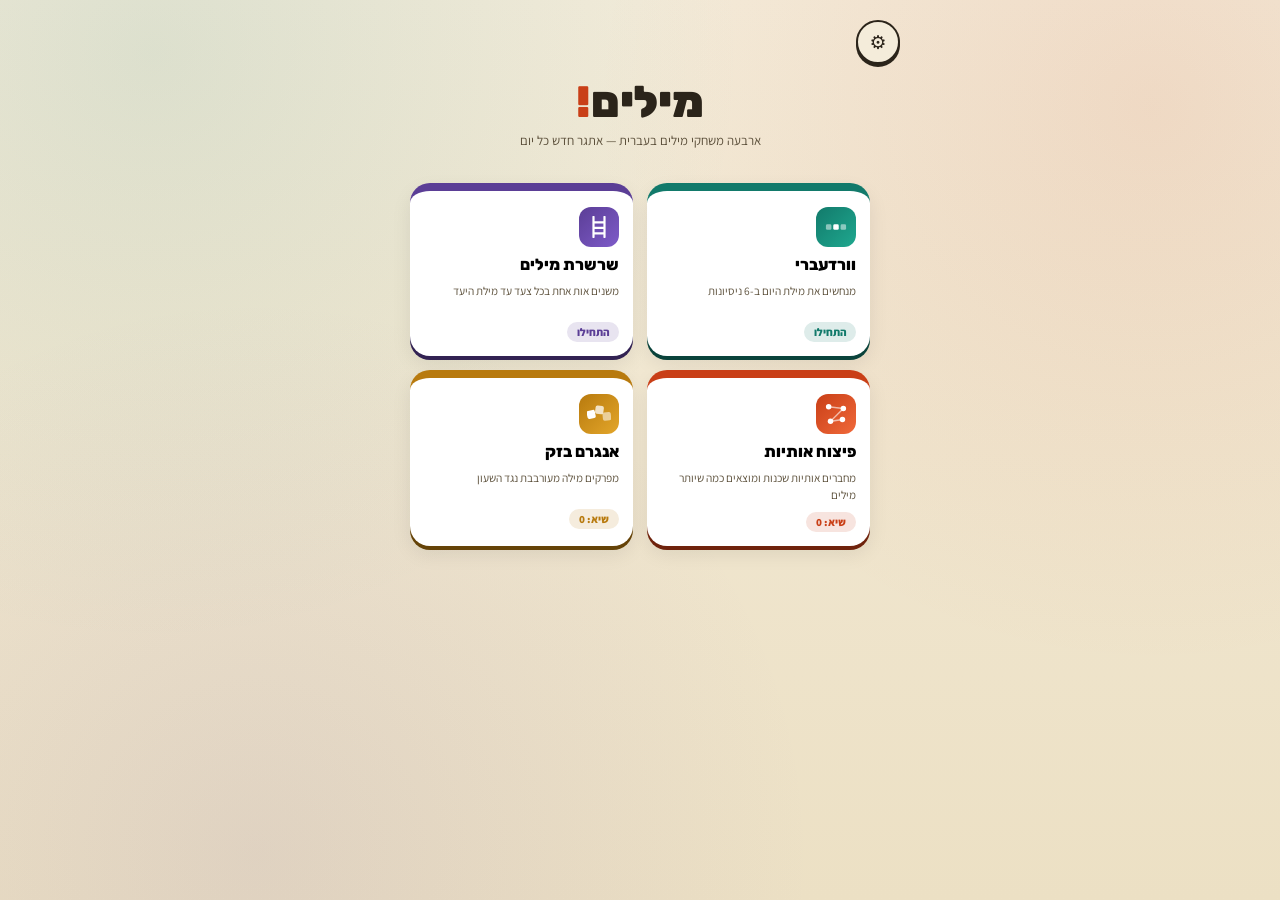
<file: word-games/index.html>
<!DOCTYPE html>
<html lang="he" dir="rtl">
<head>
<meta charset="utf-8">
<meta name="viewport" content="width=device-width, initial-scale=1, maximum-scale=1, viewport-fit=cover">
<meta name="theme-color" content="#F4ECDA">
<meta name="mobile-web-app-capable" content="yes">
<meta name="apple-mobile-web-app-capable" content="yes">
<meta name="apple-mobile-web-app-status-bar-style" content="black-translucent">
<meta name="apple-mobile-web-app-title" content="מילים!">
<link rel="manifest" href="manifest.webmanifest">
<link rel="apple-touch-icon" href="icon-180.png">
<link rel="icon" href="icon-192.png" type="image/png">
<title>מילים! — חבילת משחקי מילים</title>
<meta name="description" content="ארבעה משחקי מילים בעברית במקום אחד: וורדעברי, שרשרת מילים, פיצוח אותיות ואנגרם בזק.">
<link rel="preconnect" href="https://fonts.googleapis.com">
<link rel="preconnect" href="https://fonts.gstatic.com" crossorigin>
<link rel="stylesheet" href="https://fonts.googleapis.com/css2?family=Assistant:wght@400;600;700;800&family=Rubik:wght@600;700;800;900&display=swap">
<style>
:root{
  --paper:#F4ECDA; --paper-2:#ECE0C4; --paper-deep:#E1D1A5; --paper-line:#D8C79C;
  --ink:#2B241A; --ink-soft:#5C503B; --ink-faint:#948566;
  --card:#127A6B; --card-2:#1FA88F;
  --teal:#127A6B; --teal-2:#1FA88F;
  --coral:#C93F17; --coral-2:#F0693A;
  --mustard:#B87A0E; --mustard-2:#E3A62A;
  --violet:#5B3E96; --violet-2:#7E5BC9;
  --good:#127A6B; --good-2:#1FA88F; --present:#B87A0E; --present-2:#E3A62A; --bad:#C93F17;
  --r:18px; --r-sm:12px;
  --shadow-1:0 4px 0; --shadow-2:0 3px 0;
  --body:'Assistant',system-ui,'Segoe UI',sans-serif;
  --display:'Rubik','Assistant',system-ui,sans-serif;
}
*{box-sizing:border-box; -webkit-tap-highlight-color:transparent;}
html,body{height:100%;}
body{
  margin:0; color:var(--ink); font-family:var(--body);
  overscroll-behavior:none; user-select:none;
  background:
    radial-gradient(circle at 12% 6%, rgba(18,122,107,.10), transparent 42%),
    radial-gradient(circle at 90% 12%, rgba(201,63,23,.10), transparent 40%),
    radial-gradient(circle at 20% 95%, rgba(91,62,150,.09), transparent 42%),
    linear-gradient(180deg, var(--paper) 0%, var(--paper-2) 100%);
  background-attachment:fixed;
}
button{font-family:inherit;}
[hidden]{display:none !important;}
.screen{
  position:fixed; inset:0; display:flex; flex-direction:column; align-items:center;
  padding:max(14px, env(safe-area-inset-top)) 14px max(14px, env(safe-area-inset-bottom));
  overflow-y:auto; -webkit-overflow-scrolling:touch;
}
.screen[hidden]{display:none;}

/* ═══ shared bits ═══ */
.icon-btn{
  width:44px; height:44px; border-radius:50%; border:2px solid var(--ink);
  background:var(--paper); color:var(--ink); display:flex; align-items:center; justify-content:center;
  font-size:19px; cursor:pointer; box-shadow:0 3px 0 var(--ink); transition:transform .1s, box-shadow .1s;
  flex:0 0 auto;
}
.icon-btn:active{transform:translateY(3px); box-shadow:none;}
.top-row{display:flex; align-items:center; justify-content:space-between; width:100%; max-width:520px; margin-bottom:10px;}
.top-row h1{font-family:var(--display); font-size:20px; font-weight:800; margin:0;}
.btn{
  appearance:none; border:2px solid var(--ink); border-radius:999px; padding:14px 26px; font-size:16px;
  font-weight:800; font-family:var(--display); cursor:pointer; color:var(--ink); background:var(--paper);
  box-shadow:var(--shadow-1) var(--ink); transition:transform .1s ease, box-shadow .1s ease;
}
.btn:active{transform:translateY(4px); box-shadow:none;}
.btn-primary{background:linear-gradient(135deg,var(--card),var(--card-2)); color:#fff; border-color:transparent; box-shadow:var(--shadow-1) color-mix(in srgb, var(--card) 60%, black);}
.btn-primary:active{box-shadow:none;}
.btn-ghost{background:transparent; box-shadow:none; padding:9px 16px; font-size:13px;}
.btn-ghost:active{transform:scale(.95); box-shadow:none;}
.pill-tabs{display:flex; gap:6px; background:var(--paper-deep); border-radius:999px; padding:4px; margin-bottom:14px;}
.pill-tab{border:none; background:transparent; border-radius:999px; padding:8px 18px; font-family:var(--display); font-weight:700; font-size:13px; color:var(--ink-soft); cursor:pointer;}
.pill-tab.active{background:var(--ink); color:var(--paper);}
.chip{display:inline-flex; align-items:center; gap:4px; background:var(--paper-deep); border-radius:999px; padding:5px 12px; font-size:12px; font-weight:700; color:var(--ink-soft);}
.toast-host{position:fixed; top:max(14px, env(safe-area-inset-top)); left:50%; transform:translateX(-50%); z-index:80; display:flex; flex-direction:column; gap:8px; align-items:center;}
.toast{background:var(--ink); color:var(--paper); font-weight:700; font-size:14px; padding:9px 18px; border-radius:999px; box-shadow:0 6px 18px rgba(0,0,0,.25); animation:toast-in .25s ease;}
@keyframes toast-in{from{opacity:0; transform:translateY(-8px);} to{opacity:1; transform:translateY(0);}}

/* ═══ hub ═══ */
#screen-hub{justify-content:flex-start; padding-top:max(20px, calc(env(safe-area-inset-top) + 10px));}
.hub-wordmark{font-family:var(--display); font-weight:900; font-size:clamp(30px,9vw,44px); text-align:center; margin:2px 0 4px; position:relative;}
.hub-wordmark .dot{color:var(--coral);}
.hub-sub{color:var(--ink-soft); font-size:13px; margin:0 0 16px; text-align:center;}
.streak-strip{display:flex; gap:10px; margin-bottom:18px; flex-wrap:wrap; justify-content:center;}
.streak-chip{background:#fff; border:2px solid var(--ink); border-radius:14px; padding:7px 14px; font-size:12px; font-weight:700; display:flex; gap:6px; align-items:center; box-shadow:0 2px 0 var(--ink);}
.mode-grid{display:grid; grid-template-columns:1fr 1fr; gap:14px; width:100%; max-width:520px;}
.mode-card{
  --card-shadow: color-mix(in srgb, var(--card) 55%, black);
  position:relative; border:none; border-radius:20px; padding:16px 14px 14px; cursor:pointer; text-align:right;
  background:#fff; box-shadow:0 4px 0 var(--card-shadow), 0 8px 20px rgba(0,0,0,.08);
  display:flex; flex-direction:column; gap:8px; align-items:flex-start; transition:transform .1s, box-shadow .1s;
  border-top:8px solid var(--card); overflow:hidden;
}
.mode-card:active{transform:translateY(4px); box-shadow:0 0 0 transparent;}
.mode-card .mode-icon{width:40px; height:40px; border-radius:12px; background:linear-gradient(135deg,var(--card),var(--card-2)); display:flex; align-items:center; justify-content:center; color:#fff;}
.mode-card .mode-name{font-family:var(--display); font-weight:800; font-size:16px;}
.mode-card .mode-desc{font-size:11.5px; color:var(--ink-soft); line-height:1.5; min-height:32px;}
.mode-card .mode-badge{align-self:flex-start; font-size:11px; font-weight:800; color:var(--card); background:color-mix(in srgb, var(--card) 14%, white); border-radius:999px; padding:3px 10px;}

/* ═══ generic tile board (wordle + ladder share this) ═══ */
.board{display:flex; flex-direction:column; gap:7px; margin:6px 0 16px; align-items:center;}
.tile-row{display:flex; gap:7px; direction:rtl;}
.tile{
  width:min(13vw,52px); height:min(13vw,52px); border-radius:10px; border:2.5px solid var(--paper-line);
  background:#fff; display:flex; align-items:center; justify-content:center; font-family:var(--display);
  font-weight:800; font-size:min(6vw,24px); color:var(--ink); position:relative;
  transition:transform .15s;
}
.tile.filled{border-color:var(--ink-faint); transform:scale(1.04);}
.tile.flip{animation:tile-flip .5s ease forwards;}
@keyframes tile-flip{0%{transform:rotateX(0);} 50%{transform:rotateX(90deg);} 100%{transform:rotateX(0);}}
.tile.correct{background:linear-gradient(155deg,var(--good),var(--good-2)); border-color:transparent; color:#fff;}
.tile.present{background:linear-gradient(155deg,var(--present),var(--present-2)); border-color:transparent; color:#fff;}
.tile.absent{background:var(--paper-deep); border-color:transparent; color:var(--ink-faint);}
.tile.correct::after{content:'✓'; position:absolute; bottom:2px; left:4px; font-size:10px; opacity:.85;}
.tile.present::after{content:''; position:absolute; inset:0; border-radius:8px; background:repeating-linear-gradient(45deg, rgba(255,255,255,.35) 0 3px, transparent 3px 7px); pointer-events:none;}
.tile.locked{background:var(--paper-deep); color:var(--ink-soft); border-color:transparent;}
.tile.target{background:transparent; border:2.5px dashed var(--ink-faint); color:var(--ink-faint);}
.tile.diff{outline:3px solid var(--coral); outline-offset:1px;}
.tile.shake{animation:shake .4s;}
@keyframes shake{10%,90%{transform:translateX(-2px);} 20%,80%{transform:translateX(4px);} 30%,50%,70%{transform:translateX(-8px);} 40%,60%{transform:translateX(8px);}}

/* ═══ keyboard (shared: wordle + ladder) ═══ */
.kb{display:flex; flex-direction:column; gap:6px; width:100%; max-width:480px; margin-top:auto; padding-top:10px;}
.kb-row{display:flex; gap:5px; justify-content:center;}
.key{
  min-width:26px; flex:1; max-width:38px; height:46px; border-radius:8px; border:none; background:var(--paper-deep);
  color:var(--ink); font-family:var(--display); font-weight:700; font-size:14px; cursor:pointer;
  display:flex; align-items:center; justify-content:center; transition:transform .08s, background .15s;
}
.key:active{transform:scale(.9); background:var(--ink-faint); color:#fff;}
.key.wide{flex:1.6; max-width:66px; font-size:12px;}
.key.correct{background:var(--good); color:#fff;}
.key.present{background:var(--present); color:#fff;}
.key.absent{background:#cabb96; color:var(--paper);}

/* מסכים נמוכים (כמו iPhone SE ישן, 320×568) — לוח+מקלדת גדולים מדי לא נכנסים
   בגובה, אז מצמצמים את שניהם כדי שהכול יהיה גלוי בלי גלילה. */
@media (max-height:620px){
  .top-row{margin-bottom:4px;}
  .pill-tabs{padding:3px; margin-bottom:8px;}
  .pill-tab{padding:6px 14px;}
  .board{gap:5px; margin:4px 0 10px;}
  .tile-row{gap:5px;}
  .tile{width:min(11vw,40px); height:min(11vw,40px); font-size:min(5vw,20px);}
  .kb{gap:4px; padding-top:6px;}
  .kb-row{gap:4px;}
  .key{height:38px; font-size:13px;}
}

/* ═══ wordle specifics ═══ */
#screen-wordle{padding-bottom:8px;}
.wl-hint{font-size:12px; color:var(--ink-soft); margin-bottom:4px; text-align:center;}

/* ═══ ladder specifics ═══ */
.ladder-wrap{display:flex; width:100%; max-width:420px; gap:10px; align-items:stretch; flex:1; min-height:0;}
.ladder-rail{width:14px; position:relative; flex:0 0 auto;}
.ladder-rail::before, .ladder-rail::after{content:''; position:absolute; top:4px; bottom:4px; width:3px; background:var(--paper-deep); border-radius:2px;}
.ladder-rail::before{right:0;} .ladder-rail::after{left:0;}
.ladder-steps{flex:1; display:flex; flex-direction:column; gap:10px; overflow-y:auto; padding:4px 0;}
.ladder-current-wrap{display:flex; flex-direction:column; align-items:center; gap:6px; margin-top:8px;}
.step-count{font-size:12px; color:var(--ink-soft); text-align:center; margin-top:2px;}

/* ═══ boggle specifics ═══ */
.boggle-top{display:flex; width:100%; max-width:380px; justify-content:space-between; align-items:center; margin-bottom:8px; gap:10px;}
.timer-bar-track{flex:1; height:12px; border-radius:999px; background:var(--paper-deep); overflow:hidden; border:2px solid var(--ink);}
.timer-bar-fill{height:100%; background:linear-gradient(90deg,var(--coral),var(--mustard)); width:100%; transition:width 1s linear;}
.current-word{min-height:30px; font-family:var(--display); font-weight:800; font-size:22px; margin-bottom:8px; letter-spacing:2px; direction:rtl;}
.boggle-grid{display:grid; gap:8px; touch-action:none; position:relative; margin-bottom:12px;}
.boggle-cell{
  width:min(18vw,70px); height:min(18vw,70px); border-radius:14px; background:#fff; border:2.5px solid var(--paper-line);
  display:flex; align-items:center; justify-content:center; font-family:var(--display); font-weight:800;
  font-size:min(8vw,28px); color:var(--ink); box-shadow:0 3px 0 var(--paper-line); transition:transform .1s, background .15s, border-color .15s;
}
.boggle-cell.sel{background:linear-gradient(135deg,var(--coral),var(--coral-2)); color:#fff; border-color:transparent; transform:scale(.94); box-shadow:0 1px 0 var(--coral);}
.found-words{display:flex; flex-wrap:wrap; gap:6px; max-width:420px; justify-content:center; margin-bottom:10px;}
.found-chip{background:#fff; border:2px solid var(--teal); color:var(--teal); border-radius:999px; padding:4px 12px; font-size:12px; font-weight:700;}

/* ═══ anagram specifics ═══ */
.ana-answer{display:flex; gap:6px; min-height:56px; margin-bottom:16px; direction:rtl;}
.ana-tiles{display:flex; gap:8px; flex-wrap:wrap; justify-content:center; direction:rtl; margin-bottom:18px;}
.ana-letter{
  width:48px; height:48px; border-radius:10px; background:linear-gradient(135deg,var(--violet),var(--violet-2)); color:#fff;
  font-family:var(--display); font-weight:800; font-size:22px; display:flex; align-items:center; justify-content:center;
  cursor:pointer; box-shadow:0 3px 0 color-mix(in srgb, var(--violet) 60%, black); transition:transform .1s;
}
.ana-letter:active{transform:translateY(3px);}
.ana-letter.used{opacity:.25; pointer-events:none;}
.lives{display:flex; gap:4px; font-size:18px;}
.ana-hud{display:flex; justify-content:space-between; width:100%; max-width:420px; margin-bottom:10px; align-items:center;}

/* ═══ result overlay ═══ */
.overlay{position:fixed; inset:0; background:rgba(43,36,26,.55); display:flex; align-items:center; justify-content:center; z-index:60; padding:20px;}
.overlay[hidden]{display:none;}
.card-modal{background:var(--paper); border-radius:22px; padding:26px 22px; max-width:360px; width:100%; text-align:center; box-shadow:0 20px 50px rgba(0,0,0,.3); border:3px solid var(--ink);}
.card-modal h2{font-family:var(--display); font-size:24px; margin:0 0 8px;}
.card-modal p{color:var(--ink-soft); font-size:14px; line-height:1.6; margin:0 0 16px;}
.card-modal .stats-row{display:flex; justify-content:center; gap:18px; margin-bottom:18px;}
.card-modal .stat{display:flex; flex-direction:column; align-items:center;}
.card-modal .stat b{font-family:var(--display); font-size:22px;}
.card-modal .stat span{font-size:10px; color:var(--ink-soft);}

/* ═══ settings overlay ═══ */
.settings-row{display:flex; justify-content:space-between; align-items:center; padding:12px 0; border-bottom:1px solid var(--paper-deep); font-weight:700; font-size:14px;}
.switch{width:46px; height:26px; border-radius:999px; background:var(--paper-deep); border:none; position:relative; cursor:pointer;}
.switch::after{content:''; position:absolute; top:3px; right:3px; width:20px; height:20px; border-radius:50%; background:#fff; transition:transform .15s; box-shadow:0 1px 3px rgba(0,0,0,.3);}
.switch.on{background:var(--teal);}
.switch.on::after{transform:translateX(-20px);}

.loading-veil{position:fixed; inset:0; background:var(--paper); display:flex; flex-direction:column; align-items:center; justify-content:center; z-index:100; gap:14px;}
.loading-veil[hidden]{display:none;}
.spin{width:40px; height:40px; border-radius:50%; border:4px solid var(--paper-deep); border-top-color:var(--coral); animation:spin 0.8s linear infinite;}
@keyframes spin{to{transform:rotate(360deg);}}

@media (min-width:480px){ .mode-grid{max-width:460px;} }
</style>
</head>
<body>

<div class="loading-veil" id="loadingVeil"><div class="spin"></div><div style="font-family:var(--display); font-weight:700;">טוען מילון…</div></div>
<div class="toast-host" id="toastHost"></div>

<!-- ═══════════ HUB ═══════════ -->
<div class="screen" id="screen-hub" hidden>
  <div class="top-row" style="max-width:520px;">
    <button class="icon-btn" id="btnSettings" aria-label="הגדרות">⚙</button>
    <div></div>
    <button class="icon-btn" id="btnInstall" hidden aria-label="התקנה">⭳</button>
  </div>
  <div class="hub-wordmark">מילים<span class="dot">!</span></div>
  <p class="hub-sub">ארבעה משחקי מילים בעברית — אתגר חדש כל יום</p>
  <div class="streak-strip" id="streakStrip"></div>
  <div class="mode-grid">
    <button class="mode-card" data-mode="wordle" style="--card:var(--teal);--card-2:var(--teal-2)">
      <span class="mode-icon"><svg width="22" height="22" viewBox="0 0 24 24" fill="none"><rect x="1" y="9" width="6" height="6" rx="1.5" fill="currentColor" opacity=".5"/><rect x="9" y="9" width="6" height="6" rx="1.5" fill="currentColor"/><rect x="17" y="9" width="6" height="6" rx="1.5" fill="currentColor" opacity=".5"/></svg></span>
      <span class="mode-name">וורדעברי</span>
      <span class="mode-desc">מנחשים את מילת היום ב-6 ניסיונות</span>
      <span class="mode-badge" id="badgeWordle">חדש</span>
    </button>
    <button class="mode-card" data-mode="ladder" style="--card:var(--violet);--card-2:var(--violet-2)">
      <span class="mode-icon"><svg width="20" height="22" viewBox="0 0 20 24" fill="none" stroke="currentColor" stroke-width="2.4" stroke-linecap="round"><path d="M4 1v22M16 1v22M4 7h12M4 13h12M4 19h12"/></svg></span>
      <span class="mode-name">שרשרת מילים</span>
      <span class="mode-desc">משנים אות אחת בכל צעד עד מילת היעד</span>
      <span class="mode-badge" id="badgeLadder">חדש</span>
    </button>
    <button class="mode-card" data-mode="boggle" style="--card:var(--coral);--card-2:var(--coral-2)">
      <span class="mode-icon"><svg width="22" height="22" viewBox="0 0 24 24" fill="none"><circle cx="4" cy="4" r="3" fill="currentColor"/><circle cx="20" cy="6" r="3" fill="currentColor"/><circle cx="6" cy="20" r="3" fill="currentColor"/><circle cx="19" cy="18" r="3" fill="currentColor"/><path d="M4 4L20 6L6 20L19 18" stroke="currentColor" stroke-width="1.6" opacity=".6"/></svg></span>
      <span class="mode-name">פיצוח אותיות</span>
      <span class="mode-desc">מחברים אותיות שכנות ומוצאים כמה שיותר מילים</span>
      <span class="mode-badge" id="badgeBoggle">שיא: 0</span>
    </button>
    <button class="mode-card" data-mode="anagram" style="--card:var(--mustard);--card-2:var(--mustard-2)">
      <span class="mode-icon"><svg width="24" height="20" viewBox="0 0 26 20" fill="none"><rect x="0" y="6" width="9" height="9" rx="2" fill="currentColor" transform="rotate(-12 4.5 10.5)"/><rect x="9" y="1" width="9" height="9" rx="2" fill="currentColor" opacity=".75" transform="rotate(8 13.5 5.5)"/><rect x="17" y="8" width="9" height="9" rx="2" fill="currentColor" opacity=".55" transform="rotate(-6 21.5 12.5)"/></svg></span>
      <span class="mode-name">אנגרם בזק</span>
      <span class="mode-desc">מפרקים מילה מעורבבת נגד השעון</span>
      <span class="mode-badge" id="badgeAnagram">שיא: 0</span>
    </button>
  </div>
</div>

<!-- ═══════════ WORDLE ═══════════ -->
<div class="screen" id="screen-wordle" hidden>
  <div class="top-row">
    <button class="icon-btn" data-back>→</button>
    <h1>וורדעברי</h1>
    <button class="icon-btn" id="btnWordleHelp">?</button>
  </div>
  <div class="pill-tabs" id="wordleTabs">
    <button class="pill-tab active" data-wtab="daily">יומי</button>
    <button class="pill-tab" data-wtab="practice">תרגול</button>
  </div>
  <div class="pill-tabs" id="wordlePracticeLen" hidden>
    <button class="pill-tab active" data-wlen="5">5</button>
    <button class="pill-tab" data-wlen="6">6</button>
    <button class="pill-tab" data-wlen="7">7</button>
  </div>
  <div class="board" id="wordleBoard"></div>
  <div class="kb" id="wordleKb"></div>
</div>

<!-- ═══════════ LADDER ═══════════ -->
<div class="screen" id="screen-ladder" hidden>
  <div class="top-row">
    <button class="icon-btn" data-back>→</button>
    <h1>שרשרת מילים</h1>
    <button class="icon-btn" id="btnLadderHint">💡</button>
  </div>
  <div class="pill-tabs" id="ladderTabs">
    <button class="pill-tab active" data-ltab="daily">יומי</button>
    <button class="pill-tab" data-ltab="practice">תרגול</button>
  </div>
  <div class="tile-row" id="ladderStart"></div>
  <div class="ladder-wrap">
    <div class="ladder-rail"></div>
    <div class="ladder-steps" id="ladderSteps"></div>
  </div>
  <div class="ladder-current-wrap">
    <div class="tile-row" id="ladderCurrent"></div>
    <div class="step-count" id="ladderStepCount"></div>
  </div>
  <div class="tile-row" id="ladderTarget"></div>
  <div class="kb" id="ladderKb"></div>
</div>

<!-- ═══════════ BOGGLE ═══════════ -->
<div class="screen" id="screen-boggle" hidden>
  <div class="top-row">
    <button class="icon-btn" data-back>→</button>
    <h1>פיצוח אותיות</h1>
    <span class="chip" id="boggleScore">0</span>
  </div>
  <div class="boggle-top">
    <span class="chip" id="boggleTimerLabel">90</span>
    <div class="timer-bar-track"><div class="timer-bar-fill" id="boggleTimerFill"></div></div>
  </div>
  <div class="current-word" id="boggleCurrent">&nbsp;</div>
  <div class="boggle-grid" id="boggleGrid"></div>
  <div class="found-words" id="boggleFound"></div>
  <button class="btn" id="btnBoggleStart">התחל סיבוב</button>
</div>

<!-- ═══════════ ANAGRAM ═══════════ -->
<div class="screen" id="screen-anagram" hidden>
  <div class="top-row">
    <button class="icon-btn" data-back>→</button>
    <h1>אנגרם בזק</h1>
    <span class="lives" id="anaLives"></span>
  </div>
  <div class="ana-hud">
    <span class="chip" id="anaScore">ניקוד: 0</span>
    <div class="timer-bar-track" style="flex:1; margin-inline:10px;"><div class="timer-bar-fill" id="anaTimerFill" style="background:linear-gradient(90deg,var(--violet),var(--mustard));"></div></div>
    <span class="chip" id="anaRound">סיבוב 1</span>
  </div>
  <div class="ana-answer" id="anaAnswer"></div>
  <div class="ana-tiles" id="anaTiles"></div>
  <div style="display:flex; gap:10px;">
    <button class="btn btn-ghost" id="btnAnaShuffle">🔀 ערבוב</button>
    <button class="btn btn-ghost" id="btnAnaClear">נקה</button>
    <button class="btn btn-primary" id="btnAnaStart">התחל</button>
  </div>
</div>

<!-- ═══════════ overlays ═══════════ -->
<div class="overlay" id="overlaySettings" hidden>
  <div class="card-modal">
    <h2>הגדרות</h2>
    <div class="settings-row"><span>צליל</span><button class="switch on" id="switchSound"></button></div>
    <div class="settings-row"><span>רטט</span><button class="switch on" id="switchHaptics"></button></div>
    <button class="btn" style="margin-top:18px; width:100%;" id="btnCloseSettings">סגירה</button>
  </div>
</div>

<div class="overlay" id="overlayResult" hidden>
  <div class="card-modal">
    <h2 id="resultTitle">כל הכבוד!</h2>
    <p id="resultBody"></p>
    <div class="stats-row" id="resultStats"></div>
    <div style="display:flex; gap:10px; justify-content:center;">
      <button class="btn btn-ghost" id="btnResultClose">סגירה</button>
      <button class="btn btn-primary" id="btnResultAgain">שוב</button>
    </div>
  </div>
</div>

<script src="dict.js"></script>
<script src="engine.js"></script>
<script>
'use strict';
/* ═══════════════════ אתחול מנוע ═══════════════════ */
var Engine = window.WordGamesEngine;
var engine = null; // נבנה אסינכרונית כדי לא לתקוע את ה-thread הראשי יותר מדי

/* ═══════════════════ שמירה ═══════════════════ */
var SAVE_KEY = 'wordGamesSave.v2';
function defaultSave() {
  return {
    version: 2,
    settings: { sound: true, haptics: true },
    wordle: { streak: 0, best: 0, lastWinDate: null, daily: null },
    ladder: { streak: 0, best: 0, lastWinDate: null, daily: null },
    boggle: { highScore: 0 },
    anagram: { highScore: 0 }
  };
}
function loadSave() {
  try {
    var raw = localStorage.getItem(SAVE_KEY);
    if (!raw) throw 0;
    var data = JSON.parse(raw);
    if (data.version !== 2) throw 0;
    return data;
  } catch (e) { return defaultSave(); }
}
var save = loadSave();
function persist() { localStorage.setItem(SAVE_KEY, JSON.stringify(save)); }

/* ═══════════════════ תאריך מקומי (לא UTC, כדי שהיום יתחלף בחצות המקומית) ═══════════════════ */
function todayStr() {
  var d = new Date();
  return d.getFullYear() + '-' + String(d.getMonth() + 1).padStart(2, '0') + '-' + String(d.getDate()).padStart(2, '0');
}
function dailySeedInt(salt) { return Engine.hashStringToSeed(todayStr() + '|' + salt); }

/* ═══════════════════ צליל (Web Audio, סינתטי) ═══════════════════ */
var actx = null;
function ensureAudio() { if (!actx) { try { actx = new (window.AudioContext || window.webkitAudioContext)(); } catch (e) {} } }
function beep(freq, duration, type, gain, delay) {
  if (!save.settings.sound || !actx) return;
  var t0 = actx.currentTime + (delay || 0);
  var osc = actx.createOscillator();
  var g = actx.createGain();
  osc.type = type || 'sine';
  osc.frequency.setValueAtTime(freq, t0);
  g.gain.setValueAtTime(0, t0);
  g.gain.linearRampToValueAtTime(gain || 0.18, t0 + 0.01);
  g.gain.exponentialRampToValueAtTime(0.001, t0 + duration);
  osc.connect(g); g.connect(actx.destination);
  osc.start(t0); osc.stop(t0 + duration + 0.02);
}
function sfxKey() { beep(440, 0.05, 'triangle', 0.08); }
function sfxCorrect() { [523, 659, 784].forEach(function (f, i) { beep(f, 0.15, 'triangle', 0.12, i * 0.06); }); }
function sfxPresent() { beep(392, 0.12, 'sine', 0.1); }
function sfxAbsent() { beep(180, 0.1, 'sine', 0.06); }
function sfxWin() { [523, 659, 784, 1047].forEach(function (f, i) { beep(f, 0.22, 'triangle', 0.14, i * 0.09); }); }
function sfxLose() { [300, 250, 200, 150].forEach(function (f, i) { beep(f, 0.25, 'sawtooth', 0.1, i * 0.08); }); }
function sfxFound(len) { beep(440 + len * 30, 0.15, 'triangle', 0.12); }
function sfxTick() { beep(880, 0.04, 'square', 0.05); }
function haptic(pattern) { if (save.settings.haptics && navigator.vibrate) navigator.vibrate(pattern); }

/* ═══════════════════ toast ═══════════════════ */
function toast(msg) {
  var host = document.getElementById('toastHost');
  var el = document.createElement('div');
  el.className = 'toast'; el.textContent = msg;
  host.appendChild(el);
  setTimeout(function () { el.remove(); }, 1800);
}

/* ═══════════════════ ניווט מסכים ═══════════════════ */
var screens = ['hub', 'wordle', 'ladder', 'boggle', 'anagram'].reduce(function (o, k) {
  o[k] = document.getElementById('screen-' + k); return o;
}, {});
function showScreen(name) {
  Object.keys(screens).forEach(function (k) { screens[k].hidden = (k !== name); });
}
document.querySelectorAll('[data-back]').forEach(function (btn) {
  btn.addEventListener('click', function () { showScreen('hub'); refreshHub(); });
});
document.querySelectorAll('.mode-card').forEach(function (btn) {
  btn.addEventListener('click', function () {
    ensureAudio();
    var mode = btn.dataset.mode;
    showScreen(mode);
    if (mode === 'wordle') Wordle.enter();
    if (mode === 'ladder') Ladder.enter();
    if (mode === 'boggle') Boggle.enter();
    if (mode === 'anagram') Anagram.enter();
  });
});

/* ═══════════════════ הגדרות ═══════════════════ */
var overlaySettings = document.getElementById('overlaySettings');
document.getElementById('btnSettings').addEventListener('click', function () {
  document.getElementById('switchSound').classList.toggle('on', save.settings.sound);
  document.getElementById('switchHaptics').classList.toggle('on', save.settings.haptics);
  overlaySettings.hidden = false;
});
document.getElementById('btnCloseSettings').addEventListener('click', function () { overlaySettings.hidden = true; });
document.getElementById('switchSound').addEventListener('click', function () {
  save.settings.sound = !save.settings.sound; persist();
  this.classList.toggle('on', save.settings.sound);
  if (save.settings.sound) { ensureAudio(); sfxKey(); }
});
document.getElementById('switchHaptics').addEventListener('click', function () {
  save.settings.haptics = !save.settings.haptics; persist();
  this.classList.toggle('on', save.settings.haptics);
  if (save.settings.haptics) haptic(20);
});

/* ═══════════════════ תוצאה (overlay משותף) ═══════════════════ */
var overlayResult = document.getElementById('overlayResult');
var resultAgainHandler = null;
function showResult(opts) {
  document.getElementById('resultTitle').textContent = opts.title;
  document.getElementById('resultBody').textContent = opts.body || '';
  var statsEl = document.getElementById('resultStats');
  statsEl.innerHTML = '';
  (opts.stats || []).forEach(function (s) {
    var d = document.createElement('div'); d.className = 'stat';
    d.innerHTML = '<b>' + s.value + '</b><span>' + s.label + '</span>';
    statsEl.appendChild(d);
  });
  var againBtn = document.getElementById('btnResultAgain');
  againBtn.hidden = !opts.onAgain;
  resultAgainHandler = opts.onAgain || null;
  overlayResult.hidden = false;
}
document.getElementById('btnResultClose').addEventListener('click', function () { overlayResult.hidden = true; });
document.getElementById('btnResultAgain').addEventListener('click', function () {
  overlayResult.hidden = true;
  if (resultAgainHandler) resultAgainHandler();
});

/* ═══════════════════ hub badges ═══════════════════ */
function refreshHub() {
  document.getElementById('badgeWordle').textContent = save.wordle.streak > 0 ? ('🔥 ' + save.wordle.streak) : 'התחילו';
  document.getElementById('badgeLadder').textContent = save.ladder.streak > 0 ? ('🔥 ' + save.ladder.streak) : 'התחילו';
  document.getElementById('badgeBoggle').textContent = 'שיא: ' + save.boggle.highScore;
  document.getElementById('badgeAnagram').textContent = 'שיא: ' + save.anagram.highScore;
  var strip = document.getElementById('streakStrip');
  strip.innerHTML = '';
  if (save.wordle.streak > 0) strip.innerHTML += '<span class="streak-chip">🔤 ' + save.wordle.streak + ' ימים</span>';
  if (save.ladder.streak > 0) strip.innerHTML += '<span class="streak-chip">🪜 ' + save.ladder.streak + ' ימים</span>';
}

/* ═══════════════════ מקלדת עברית משותפת ═══════════════════ */
var KB_ROWS = [
  ['ק', 'ר', 'א', 'ט', 'ו', 'ן', 'ם', 'פ'],
  ['ש', 'ד', 'ג', 'כ', 'ע', 'י', 'ח', 'ל', 'ך', 'ף'],
  ['ENTER', 'ז', 'ס', 'ב', 'ה', 'נ', 'מ', 'צ', 'ת', 'ץ', 'BACK']
];
function buildKeyboard(container, onKey) {
  container.innerHTML = '';
  KB_ROWS.forEach(function (row) {
    var rowEl = document.createElement('div'); rowEl.className = 'kb-row';
    row.forEach(function (k) {
      var btn = document.createElement('button');
      btn.className = 'key' + (k === 'ENTER' || k === 'BACK' ? ' wide' : '');
      btn.textContent = k === 'ENTER' ? 'אישור' : k === 'BACK' ? '⌫' : k;
      btn.dataset.key = k;
      btn.addEventListener('click', function () { ensureAudio(); onKey(k); });
      rowEl.appendChild(btn);
    });
    container.appendChild(rowEl);
  });
}
function setKeyStatus(container, letter, status) {
  var priority = { absent: 0, present: 1, correct: 2 };
  var btn = container.querySelector('[data-key="' + letter + '"]');
  if (!btn) return;
  var current = btn.dataset.status;
  if (current && priority[current] >= priority[status]) return;
  btn.dataset.status = status;
  btn.classList.remove('correct', 'present', 'absent');
  btn.classList.add(status);
}

/* ═══════════════════ עזר: יצירת שורת אריחים ═══════════════════ */
function makeTileRow(length, cls) {
  var row = document.createElement('div'); row.className = 'tile-row' + (cls ? ' ' + cls : '');
  for (var i = 0; i < length; i++) {
    var t = document.createElement('div'); t.className = 'tile';
    row.appendChild(t);
  }
  return row;
}
// ממלא שורת אריחים קיימת (עצמה, לא מכולה שעוטפת אותה) במילה נתונה, ומוסיף/מוריד
// תאים כדי להתאים לאורך. משמש למחוונים הקבועים (שורת התחלה/יעד/נוכחי) שכבר
// קיימים ב-DOM, בניגוד ל-makeTileRow שיוצר שורה חדשה מאפס.
function paintRow(rowEl, word, length, cls) {
  while (rowEl.children.length < length) rowEl.appendChild(document.createElement('div'));
  while (rowEl.children.length > length) rowEl.removeChild(rowEl.lastChild);
  var tiles = rowEl.children;
  for (var i = 0; i < length; i++) {
    var ch = word ? word[i] : '';
    tiles[i].className = 'tile' + (ch ? ' filled' : '') + (cls ? ' ' + cls : '');
    tiles[i].textContent = ch || '';
  }
  return tiles;
}

/* ══════════════════════════════════════════════════════════════
   וורדעברי
   ══════════════════════════════════════════════════════════════ */
var Wordle = (function () {
  var state = null; // {length, answer, guesses:[], current:'', maxGuesses, mode:'daily'|'practice', done:false}

  function maxGuessesFor(len) { return len + 1; }

  function newGame(mode, length) {
    length = length || 5;
    var answer, seedTag;
    if (mode === 'daily') {
      answer = Engine.pickDailyWord(engine, 5, todayStr());
      length = 5;
    } else {
      var pool = engine.answerPools[length];
      var idx = Math.floor(Math.random() * pool.length);
      answer = pool[idx];
    }
    state = { length: length, answer: answer, guesses: [], current: '', maxGuesses: maxGuessesFor(length), mode: mode, done: false };
    if (mode === 'daily') {
      var d = save.wordle.daily;
      if (d && d.date === todayStr()) {
        state.guesses = d.guesses.slice();
        state.done = d.done;
      }
    }
    render();
  }

  function render() {
    var board = document.getElementById('wordleBoard');
    board.innerHTML = '';
    var kb = document.getElementById('wordleKb');
    buildKeyboard(kb, handleKey);
    for (var r = 0; r < state.maxGuesses; r++) {
      var rowStr = state.guesses[r] !== undefined ? state.guesses[r] : (r === state.guesses.length ? state.current : '');
      var row = makeTileRow(state.length);
      var tiles = row.children;
      var evaluated = state.guesses[r] !== undefined ? Engine.evaluateGuess(state.guesses[r], state.answer) : null;
      for (var c = 0; c < state.length; c++) {
        var ch = rowStr[c] || '';
        tiles[c].textContent = ch;
        if (ch) tiles[c].classList.add('filled');
        if (evaluated) tiles[c].classList.add(evaluated[c]);
      }
      board.appendChild(row);
    }
    if (state.guesses.length > 0) {
      var last = state.guesses[state.guesses.length - 1];
      var lastEval = Engine.evaluateGuess(last, state.answer);
      for (var i = 0; i < last.length; i++) setKeyStatus(kb, last[i], lastEval[i]);
    }
  }

  function handleKey(k) {
    if (state.done) return;
    if (k === 'BACK') { state.current = state.current.slice(0, -1); render(); return; }
    if (k === 'ENTER') { submit(); return; }
    if (state.current.length < state.length) { state.current += k; sfxKey(); render(); }
  }

  function submit() {
    if (state.current.length !== state.length) { toast('חסרות אותיות'); shakeCurrentRow(); return; }
    if (!Engine.isValidWordleGuess(engine, state.current)) { toast('לא מילה מוכרת'); shakeCurrentRow(); return; }
    var guess = state.current;
    state.guesses.push(guess);
    state.current = '';
    var win = guess === state.answer;
    var lose = !win && state.guesses.length >= state.maxGuesses;
    if (win || lose) state.done = true;
    render();
    var evalRes = Engine.evaluateGuess(guess, state.answer);
    if (evalRes.every(function (s) { return s === 'correct'; })) sfxWin();
    else if (evalRes.some(function (s) { return s === 'present'; })) sfxPresent();
    else sfxAbsent();

    if (state.mode === 'daily') {
      save.wordle.daily = { date: todayStr(), guesses: state.guesses, done: state.done };
      if (win) updateStreak();
      else if (lose) { save.wordle.streak = 0; }
      persist();
    }
    if (win || lose) setTimeout(function () { endGame(win); }, 650);
  }

  function updateStreak() {
    if (save.wordle.lastWinDate === todayStr()) return;
    save.wordle.streak += 1;
    save.wordle.best = Math.max(save.wordle.best, save.wordle.streak);
    save.wordle.lastWinDate = todayStr();
  }

  function shakeCurrentRow() {
    var rows = document.getElementById('wordleBoard').children;
    var row = rows[state.guesses.length];
    if (row) { row.classList.add('shake'); haptic(30); setTimeout(function () { row.classList.remove('shake'); }, 400); }
  }

  function endGame(win) {
    showResult({
      title: win ? 'כל הכבוד! 🎉' : 'הפעם לא הצליח',
      body: win ? 'ניחשתם ב-' + state.guesses.length + ' ניסיונות' : 'המילה הייתה: ' + state.answer,
      stats: state.mode === 'daily' ? [
        { value: save.wordle.streak, label: 'רצף ימים' },
        { value: save.wordle.best, label: 'שיא' }
      ] : [{ value: state.guesses.length, label: 'ניסיונות' }],
      onAgain: state.mode === 'practice' ? function () { newGame('practice', state.length); } : null
    });
  }

  function enter() {
    document.getElementById('wordleTabs').querySelectorAll('.pill-tab').forEach(function (t) {
      t.classList.toggle('active', t.dataset.wtab === 'daily');
    });
    document.getElementById('wordlePracticeLen').hidden = true;
    newGame('daily');
  }

  document.getElementById('wordleTabs').addEventListener('click', function (e) {
    var btn = e.target.closest('.pill-tab'); if (!btn) return;
    this.querySelectorAll('.pill-tab').forEach(function (t) { t.classList.toggle('active', t === btn); });
    var practice = btn.dataset.wtab === 'practice';
    document.getElementById('wordlePracticeLen').hidden = !practice;
    if (practice) newGame('practice', 5); else newGame('daily');
  });
  document.getElementById('wordlePracticeLen').addEventListener('click', function (e) {
    var btn = e.target.closest('.pill-tab'); if (!btn) return;
    this.querySelectorAll('.pill-tab').forEach(function (t) { t.classList.toggle('active', t === btn); });
    newGame('practice', Number(btn.dataset.wlen));
  });

  window.addEventListener('keydown', function (e) {
    if (screens.wordle.hidden || !state || state.done) return;
    if (e.key === 'Backspace') handleKey('BACK');
    else if (e.key === 'Enter') handleKey('ENTER');
    else if (e.key.length === 1 && /[א-ת]/.test(e.key)) handleKey(e.key);
  });

  return { enter: enter };
})();

/* ══════════════════════════════════════════════════════════════
   שרשרת מילים
   ══════════════════════════════════════════════════════════════ */
var Ladder = (function () {
  var state = null; // {start,end,solution,steps,current,history:[],selPos,done}
  var LEN = 4;

  function newGame(mode) {
    var seed = mode === 'daily' ? dailySeedInt('ladder') : Math.floor(Math.random() * 1e9);
    var puzzle = null;
    for (var tryLen = 0; tryLen < 3 && !puzzle; tryLen++) {
      puzzle = Engine.generateLadderPuzzle(engine, LEN, seed + tryLen * 999331, 2, 6);
    }
    if (!puzzle) { toast('לא הצלחנו ליצור חידה, מנסים שוב'); return; }
    state = { start: puzzle.start, end: puzzle.end, solution: puzzle.solution, current: puzzle.start, history: [puzzle.start], selPos: 0, mode: mode, done: false, hints: 0 };
    if (mode === 'daily') {
      var d = save.ladder.daily;
      if (d && d.date === todayStr() && d.start === puzzle.start) {
        state.history = d.history.slice();
        state.current = state.history[state.history.length - 1];
        state.done = d.done;
      }
    }
    render();
  }

  function render() {
    paintRow(document.getElementById('ladderStart'), state.start, LEN, 'locked');

    var stepsEl = document.getElementById('ladderSteps');
    stepsEl.innerHTML = '';
    for (var i = 1; i < state.history.length; i++) {
      var rowEl = document.createElement('div'); rowEl.className = 'tile-row';
      stepsEl.appendChild(rowEl);
      paintRow(rowEl, state.history[i], LEN, 'locked');
    }

    var tiles = paintRow(document.getElementById('ladderCurrent'), state.current, LEN, '');
    for (var p = 0; p < LEN; p++) {
      tiles[p].style.cursor = 'pointer';
      tiles[p].classList.toggle('diff', p === state.selPos);
      (function (pos) { tiles[pos].onclick = function () { if (!state.done) { state.selPos = pos; render(); } }; })(p);
    }

    paintRow(document.getElementById('ladderTarget'), state.end, LEN, state.done ? 'locked' : 'target');

    document.getElementById('ladderStepCount').textContent =
      (state.history.length - 1) + ' צעדים (הכי קצר: ' + (state.solution.length - 1) + ')';

    buildKeyboard(document.getElementById('ladderKb'), handleKey);
  }

  function handleKey(k) {
    if (state.done) return;
    if (k === 'BACK') return;
    if (k === 'ENTER') { commitStep(); return; }
    var chars = state.current.split('');
    chars[state.selPos] = k;
    state.current = chars.join('');
    sfxKey();
    state.selPos = Math.min(state.selPos + 1, LEN - 1);
    render();
  }

  function commitStep() {
    var prev = state.history[state.history.length - 1];
    if (state.current === prev) { toast('שנו אות אחת קודם'); return; }
    var usedSet = new Set(state.history);
    var check = Engine.validateLadderStep(engine, prev, state.current, usedSet);
    if (!check.ok) {
      var msg = check.reason === 'not-one-letter' ? 'משנים אות אחת בלבד'
        : check.reason === 'not-a-word' ? 'לא מילה מוכרת'
        : 'כבר השתמשתם במילה הזו';
      toast(msg);
      haptic(30);
      return;
    }
    state.history.push(state.current);
    state.selPos = 0;
    if (state.current === state.end) {
      state.done = true;
      sfxWin();
      if (state.mode === 'daily') {
        if (save.ladder.lastWinDate !== todayStr()) {
          save.ladder.streak += 1;
          save.ladder.best = Math.max(save.ladder.best, save.ladder.streak);
          save.ladder.lastWinDate = todayStr();
        }
      }
      persistDaily();
      render();
      setTimeout(function () {
        showResult({
          title: 'הגעתם ליעד! 🪜',
          body: (state.history.length - 1) + ' צעדים (הכי קצר האפשרי: ' + (state.solution.length - 1) + ')',
          stats: state.mode === 'daily' ? [{ value: save.ladder.streak, label: 'רצף ימים' }, { value: save.ladder.best, label: 'שיא' }] : [],
          onAgain: state.mode === 'practice' ? function () { newGame('practice'); } : null
        });
      }, 500);
      return;
    }
    sfxPresent();
    persistDaily();
    render();
  }

  function persistDaily() {
    if (state.mode !== 'daily') return;
    save.ladder.daily = { date: todayStr(), start: state.start, history: state.history, done: state.done };
    persist();
  }

  function giveHint() {
    if (state.done) return;
    var idx = state.history.length - 1;
    if (idx >= state.solution.length - 1) { toast('אין רמז נוסף'); return; }
    var usedSet = new Set(state.history);
    var next = state.solution[idx + 1];
    state.history.push(next);
    state.current = next;
    if (next === state.end) {
      state.done = true;
      persistDaily();
      render();
      showResult({ title: 'הושלם עם רמזים', body: 'המילה הייתה: ' + state.end, stats: [], onAgain: state.mode === 'practice' ? function () { newGame('practice'); } : null });
      return;
    }
    persistDaily();
    render();
  }

  function enter() {
    document.getElementById('ladderTabs').querySelectorAll('.pill-tab').forEach(function (t) {
      t.classList.toggle('active', t.dataset.ltab === 'daily');
    });
    newGame('daily');
  }

  document.getElementById('ladderTabs').addEventListener('click', function (e) {
    var btn = e.target.closest('.pill-tab'); if (!btn) return;
    this.querySelectorAll('.pill-tab').forEach(function (t) { t.classList.toggle('active', t === btn); });
    newGame(btn.dataset.ltab);
  });
  document.getElementById('btnLadderHint').addEventListener('click', giveHint);

  return { enter: enter };
})();

/* ══════════════════════════════════════════════════════════════
   פיצוח אותיות (Boggle)
   ══════════════════════════════════════════════════════════════ */
var Boggle = (function () {
  var SIZE = 4, ROUND_SECONDS = 90;
  var state = null; // {letters, found:Set, selection:[], score, timeLeft, timerId, playing}

  function enter() {
    if (!state) setupIdle();
    render();
  }

  function setupIdle() {
    state = { letters: null, foundWords: {}, selection: [], score: 0, timeLeft: ROUND_SECONDS, timerId: null, playing: false };
  }

  function start() {
    var seed = Math.floor(Math.random() * 1e9);
    var board = Engine.generateBoggleBoard(engine, SIZE, seed, 20);
    state = { letters: board.letters, allFound: board.found, foundWords: {}, selection: [], score: 0, timeLeft: ROUND_SECONDS, playing: true };
    renderGrid();
    document.getElementById('btnBoggleStart').textContent = 'מפעיל מחדש';
    tick();
    state.timerId = setInterval(tick, 1000);
    render();
  }

  function tick() {
    if (!state.playing) return;
    state.timeLeft--;
    if (state.timeLeft <= 5 && state.timeLeft > 0) sfxTick();
    updateTimerUI();
    if (state.timeLeft <= 0) endRound();
  }

  function updateTimerUI() {
    document.getElementById('boggleTimerLabel').textContent = Math.max(0, state.timeLeft);
    document.getElementById('boggleTimerFill').style.width = Math.max(0, (state.timeLeft / ROUND_SECONDS) * 100) + '%';
  }

  function endRound() {
    state.playing = false;
    clearInterval(state.timerId);
    if (state.score > save.boggle.highScore) { save.boggle.highScore = state.score; persist(); }
    sfxWin();
    var missed = [];
    state.allFound.forEach(function (path, w) { if (!state.foundWords[w] && w.length >= 5) missed.push(w); });
    missed.sort(function (a, b) { return b.length - a.length; });
    showResult({
      title: 'הזמן נגמר!',
      body: 'מצאתם ' + Object.keys(state.foundWords).length + ' מילים' + (missed.length ? ('. אפשר היה גם: ' + missed.slice(0, 5).join(', ')) : ''),
      stats: [{ value: state.score, label: 'ניקוד' }, { value: save.boggle.highScore, label: 'שיא' }],
      onAgain: function () { start(); }
    });
    document.getElementById('btnBoggleStart').textContent = 'סיבוב חדש';
  }

  var gridEl = document.getElementById('boggleGrid');
  var inputWired = false;

  function renderGrid() {
    gridEl.style.gridTemplateColumns = 'repeat(' + SIZE + ', 1fr)';
    gridEl.innerHTML = '';
    state.letters.forEach(function (ch, i) {
      var cell = document.createElement('div');
      cell.className = 'boggle-cell'; cell.textContent = ch; cell.dataset.idx = i;
      gridEl.appendChild(cell);
    });
    if (!inputWired) { wireInput(gridEl); inputWired = true; }
  }

  function wireInput(grid) {
    var dragging = false;
    function cellAt(x, y) {
      var el = document.elementFromPoint(x, y);
      return el && el.classList.contains('boggle-cell') ? el : null;
    }
    function tryAdd(cell) {
      if (!cell || !state.playing) return;
      var idx = Number(cell.dataset.idx);
      if (state.selection.indexOf(idx) !== -1) return;
      if (state.selection.length > 0) {
        var last = state.selection[state.selection.length - 1];
        if (Engine.neighborCells(last, SIZE).indexOf(idx) === -1) return;
      }
      state.selection.push(idx);
      cell.classList.add('sel');
      haptic(8);
      updateCurrentWord();
    }
    function updateCurrentWord() {
      var word = state.selection.map(function (i) { return state.letters[i]; }).join('');
      document.getElementById('boggleCurrent').textContent = word || ' ';
    }
    function finishSelection() {
      if (!dragging) return;
      dragging = false;
      var plain = state.selection.map(function (i) { return state.letters[i]; }).join('');
      var final = Engine.finalizeWord(plain);
      var valid = plain.length >= 3 && (engine.trie.has(plain) || engine.trie.has(final));
      var word = engine.trie.has(final) ? final : plain;
      if (valid && !state.foundWords[word]) {
        state.foundWords[word] = true;
        var pts = Engine.scoreWord(word);
        state.score += pts;
        sfxFound(word.length);
        haptic([10, 30, 10]);
        addFoundChip(word, pts);
        document.getElementById('boggleScore').textContent = state.score;
      } else if (valid && state.foundWords[word]) {
        toast('כבר מצאתם את ' + word);
      } else if (plain.length >= 3) {
        toast('לא מילה מוכרת');
      }
      grid.querySelectorAll('.sel').forEach(function (c) { c.classList.remove('sel'); });
      state.selection = [];
      updateCurrentWord();
    }
    grid.addEventListener('pointerdown', function (e) {
      if (!state.playing) return;
      dragging = true;
      tryAdd(e.target.closest('.boggle-cell'));
      e.preventDefault();
    });
    grid.addEventListener('pointermove', function (e) {
      if (!dragging) return;
      tryAdd(cellAt(e.clientX, e.clientY));
    });
    window.addEventListener('pointerup', finishSelection);
  }

  function addFoundChip(word, pts) {
    var host = document.getElementById('boggleFound');
    var chip = document.createElement('span');
    chip.className = 'found-chip'; chip.textContent = word + ' +' + pts;
    host.insertBefore(chip, host.firstChild);
  }

  function render() {
    document.getElementById('boggleFound').innerHTML = '';
    document.getElementById('boggleScore').textContent = state.score || 0;
    document.getElementById('boggleCurrent').textContent = ' ';
    updateTimerUI();
    if (state.letters) renderGrid();
    document.getElementById('btnBoggleStart').textContent = state.letters ? 'סיבוב חדש' : 'התחל סיבוב';
  }

  document.getElementById('btnBoggleStart').addEventListener('click', function () { ensureAudio(); start(); });

  return { enter: enter };
})();

/* ══════════════════════════════════════════════════════════════
   אנגרם בזק
   ══════════════════════════════════════════════════════════════ */
var Anagram = (function () {
  var ROUND_LENGTHS = [4, 4, 5, 5, 6, 6, 7];
  var TIME_BY_LEN = { 4: 22, 5: 26, 6: 32, 7: 40 };
  var state = null; // {round, lives, score, word, scrambled, answerIdx:[], timeLeft, timerId, playing}

  function enter() { if (!state) idle(); renderIdle(); }

  function idle() { state = { round: 0, lives: 3, score: 0, playing: false }; }

  function start() {
    state = { round: 0, lives: 3, score: 0, playing: true };
    nextRound();
  }

  function nextRound() {
    state.round++;
    var len = ROUND_LENGTHS[Math.min(state.round - 1, ROUND_LENGTHS.length - 1)];
    var seed = Date.now() ^ (state.round * 7919);
    var word = Engine.pickAnagramWord(engine, len, seed);
    var scrambled = Engine.shuffleLetters(word, seed + 1);
    state.word = word; state.scrambled = scrambled; state.answerIdx = [];
    state.timeLeft = TIME_BY_LEN[len] || 30;
    render();
    clearInterval(state.timerId);
    state.timerId = setInterval(function () {
      state.timeLeft -= 0.2;
      updateTimerBar(len);
      if (state.timeLeft <= 0) roundFail('הזמן נגמר');
    }, 200);
  }

  function updateTimerBar(len) {
    var total = TIME_BY_LEN[len] || 30;
    document.getElementById('anaTimerFill').style.width = Math.max(0, (state.timeLeft / total) * 100) + '%';
  }

  function render() {
    document.getElementById('anaRound').textContent = 'סיבוב ' + state.round;
    document.getElementById('anaScore').textContent = 'ניקוד: ' + state.score;
    renderLives();
    renderTiles();
    renderAnswer();
    document.getElementById('btnAnaStart').hidden = true;
  }

  function renderIdle() {
    document.getElementById('anaRound').textContent = 'מוכנים?';
    document.getElementById('anaScore').textContent = 'שיא: ' + save.anagram.highScore;
    document.getElementById('anaAnswer').innerHTML = '';
    document.getElementById('anaTiles').innerHTML = '';
    document.getElementById('anaLives').textContent = '';
    document.getElementById('btnAnaStart').hidden = false;
  }

  function renderLives() {
    document.getElementById('anaLives').textContent = '❤️'.repeat(Math.max(0, state.lives));
  }

  function renderTiles() {
    var host = document.getElementById('anaTiles');
    host.innerHTML = '';
    state.scrambled.split('').forEach(function (ch, i) {
      var t = document.createElement('div');
      t.className = 'ana-letter' + (state.answerIdx.indexOf(i) !== -1 ? ' used' : '');
      t.textContent = ch;
      t.addEventListener('click', function () {
        if (!state.playing || state.answerIdx.indexOf(i) !== -1) return;
        state.answerIdx.push(i);
        sfxKey();
        renderTiles(); renderAnswer();
        if (state.answerIdx.length === state.scrambled.length) checkAnswer();
      });
      host.appendChild(t);
    });
  }

  function renderAnswer() {
    var host = document.getElementById('anaAnswer');
    host.innerHTML = '';
    state.answerIdx.forEach(function (i) {
      var t = document.createElement('div'); t.className = 'tile filled';
      t.textContent = state.scrambled[i];
      host.appendChild(t);
    });
    for (var i = state.answerIdx.length; i < state.scrambled.length; i++) {
      var t2 = document.createElement('div'); t2.className = 'tile';
      host.appendChild(t2);
    }
  }

  function checkAnswer() {
    var guess = state.answerIdx.map(function (i) { return state.scrambled[i]; }).join('');
    if (Engine.checkAnagramAnswer(engine, state.scrambled, guess)) {
      clearInterval(state.timerId);
      var pts = guess.length * 10 + Math.round(state.timeLeft * 2);
      state.score += pts;
      sfxCorrect(); haptic([10, 30, 10]);
      toast('כל הכבוד! +' + pts);
      setTimeout(nextRound, 700);
    } else {
      state.answerIdx = [];
      sfxAbsent(); haptic(40);
      toast('לא מדויק, נסו שוב');
      renderTiles(); renderAnswer();
    }
  }

  function roundFail(reason) {
    clearInterval(state.timerId);
    state.lives--;
    sfxLose(); haptic([40, 40, 40]);
    toast(reason + ' — המילה: ' + state.word);
    if (state.lives <= 0) { endGame(); return; }
    setTimeout(nextRound, 900);
  }

  function endGame() {
    state.playing = false;
    if (state.score > save.anagram.highScore) { save.anagram.highScore = state.score; persist(); }
    showResult({
      title: 'המשחק נגמר',
      body: 'הגעתם לסיבוב ' + state.round,
      stats: [{ value: state.score, label: 'ניקוד' }, { value: save.anagram.highScore, label: 'שיא' }],
      onAgain: function () { start(); }
    });
    renderIdle();
  }

  document.getElementById('btnAnaStart').addEventListener('click', function () { ensureAudio(); start(); });
  document.getElementById('btnAnaShuffle').addEventListener('click', function () {
    if (!state || !state.playing || state.answerIdx.length > 0) return;
    state.scrambled = Engine.shuffleLetters(state.word, Date.now());
    renderTiles();
  });
  document.getElementById('btnAnaClear').addEventListener('click', function () {
    if (!state || !state.playing) return;
    state.answerIdx = [];
    renderTiles(); renderAnswer();
  });

  return { enter: enter };
})();

/* ═══════════════════ אתחול כללי ═══════════════════ */
function boot() {
  engine = Engine.buildEngine(window.WordGamesDict);
  document.getElementById('loadingVeil').hidden = true;
  showScreen('hub');
  refreshHub();
}
setTimeout(boot, 30); // מאפשר לצייר את מסך הטעינה לפני החישוב הכבד

/* ═══════════════════ התקנת PWA ═══════════════════ */
var installEvt = null;
window.addEventListener('beforeinstallprompt', function (e) {
  e.preventDefault(); installEvt = e;
  document.getElementById('btnInstall').hidden = false;
});
document.getElementById('btnInstall').addEventListener('click', function () {
  if (installEvt) { installEvt.prompt(); installEvt = null; this.hidden = true; }
});

if ('serviceWorker' in navigator) {
  window.addEventListener('load', function () {
    navigator.serviceWorker.register('sw.js').catch(function () {});
  });
}
</script>
</body>
</html>
</file>
<file: tech-empire/style.css>
/* ══════════════════════════════════════════════════════════════════════════
   Tech Empire — design system
   Premium Cupertino: a near-black canvas, a few very soft colored orbs
   floating behind everything, and translucent blurred glass on top.

   Two rules keep the glass readable rather than pretty-but-illegible:
     · only top-level surfaces blur (cards, bars, sheets). Nested elements use
       flat translucent fills — blur stacked on blur reads muddy and costs
       frames on a phone.
     · text sits at pure white or a high-contrast off-white, never at the
       low-opacity greys that usually come with this look.
   ══════════════════════════════════════════════════════════════════════════ */

:root{
  /* canvas */
  --ground:#08080B;
  --orb-violet:rgba(124, 92, 255, .30);
  --orb-teal:rgba(30, 200, 205, .20);
  --orb-warm:rgba(255, 122, 69, .14);

  /* glass */
  --glass:rgba(30, 30, 35, .65);
  /* Bars and sheets sit permanently over scrolling text, so they use a
     thicker material: content behind must dissolve into texture, never stay
     readable enough to compete with the label in front of it. */
  --glass-thick:rgba(18, 18, 22, .86);
  --blur-thick:blur(30px) saturate(180%);
  --glass-2:rgba(40, 40, 47, .70);
  --glass-solid:rgba(24, 24, 28, .94);
  --hairline:rgba(255, 255, 255, .10);
  --hairline-2:rgba(255, 255, 255, .06);
  --inset:rgba(255, 255, 255, .05);
  --inset-2:rgba(255, 255, 255, .08);
  --blur:blur(24px);

  /* ink — deliberately high contrast over glass */
  --ink:#FFFFFF;
  --ink-2:rgba(255, 255, 255, .70);
  --ink-3:rgba(255, 255, 255, .45);

  /* accents */
  --accent:#FF8A4C;             /* the player */
  --accent-2:#FFB27A;
  --accent-grad:linear-gradient(135deg, #FF9E5E 0%, #F5713C 100%);
  --accent-tint:rgba(255, 138, 76, .16);
  --cyan:#4FE3E8;               /* market data */
  --cyan-tint:rgba(79, 227, 232, .14);
  --violet:#A78BFF;             /* technology */
  --violet-tint:rgba(167, 139, 255, .16);
  --good:#4ADE9A;
  --bad:#FF6B72;
  --warn:#FFC14D;

  /* type */
  --display:'Heebo','Assistant',-apple-system,BlinkMacSystemFont,'Segoe UI',system-ui,sans-serif;
  --body:'Assistant',-apple-system,BlinkMacSystemFont,'Segoe UI',system-ui,sans-serif;
  --mono:'JetBrains Mono',ui-monospace,SFMono-Regular,Menlo,monospace;

  /* geometry */
  --r-lg:22px;
  --r:18px;
  --r-sm:14px;
  --r-xs:11px;
  --pill:999px;
  --tap:44px;
  --shadow:0 24px 60px -32px rgba(0, 0, 0, .9);
  --shadow-up:0 -12px 40px -24px rgba(0, 0, 0, .8);

  --sa-t:env(safe-area-inset-top, 0px);
  --sa-b:env(safe-area-inset-bottom, 0px);
  --sa-r:env(safe-area-inset-right, 0px);
  --sa-l:env(safe-area-inset-left, 0px);

  --ease:cubic-bezier(.32, .72, 0, 1);
}

*,*::before,*::after{box-sizing:border-box}

html{-webkit-text-size-adjust:100%;height:100%;background:var(--ground)}

body{
  margin:0;
  min-height:100dvh;
  background:var(--ground);
  color:var(--ink);
  font-family:var(--body);
  font-size:15px;
  font-weight:400;
  line-height:1.55;
  letter-spacing:-.006em;
  overflow-x:hidden;
  overscroll-behavior-y:none;
  -webkit-font-smoothing:antialiased;
  -moz-osx-font-smoothing:grayscale;
}

/* ═══ ambient orbs ══════════════════════════════════════════════════════
   Three very large, very soft glows pinned behind everything. They are what
   the glass has to refract; without them the blur has nothing to say.      */
.orbs{
  position:fixed;inset:0;z-index:0;
  pointer-events:none;
  overflow:hidden;
  contain:strict;
}
.orbs i{
  position:absolute;
  display:block;
  border-radius:50%;
  filter:blur(90px);
  opacity:.9;
}
.orb-1{width:78vmax;height:78vmax;top:-34vmax;inset-inline-start:-26vmax;background:var(--orb-violet)}
.orb-2{width:62vmax;height:62vmax;bottom:-26vmax;inset-inline-end:-22vmax;background:var(--orb-teal)}
.orb-3{width:46vmax;height:46vmax;top:34%;inset-inline-end:-18vmax;background:var(--orb-warm)}
@media (min-width:760px){
  .orb-1{width:52vmax;height:52vmax}
  .orb-2{width:44vmax;height:44vmax}
  .orb-3{width:34vmax;height:34vmax}
}

/* ═══ type ══════════════════════════════════════════════════════════════ */
h1,h2,h3,h4{
  font-family:var(--display);
  font-weight:600;
  margin:0;
  letter-spacing:-.022em;
  color:var(--ink);
  text-wrap:balance;
}
p{margin:0}
button,input,select,textarea{font:inherit;color:inherit}
button{border:0;background:none;cursor:pointer;-webkit-tap-highlight-color:transparent}
:focus-visible{outline:2px solid var(--accent);outline-offset:3px;border-radius:8px}
[hidden]{display:none !important}

/* Numbers are monospaced, tabular and LTR-isolated, so a leading + or −
   never lands on the wrong side of the value in an RTL line. */
.num{
  font-family:var(--mono);
  font-variant-numeric:tabular-nums;
  font-feature-settings:"tnum" 1;
  font-weight:500;
  letter-spacing:-.03em;
  direction:ltr;
  unicode-bidi:isolate;
  display:inline-block;
}
.up{color:var(--good)} .down{color:var(--bad)} .flat{color:var(--ink-3)}
.mut{color:var(--ink-3)} .dim{color:var(--ink-2)}
.sr{position:absolute;width:1px;height:1px;padding:0;margin:-1px;overflow:hidden;clip:rect(0 0 0 0);white-space:nowrap;border:0}

/* ═══ buttons ═══════════════════════════════════════════════════════════ */
.btn{
  min-height:var(--tap);
  padding:0 20px;
  border-radius:var(--pill);
  font-family:var(--display);
  font-weight:600;
  font-size:15px;
  letter-spacing:-.01em;
  display:inline-flex;align-items:center;justify-content:center;gap:8px;
  background:rgba(255,255,255,.08);
  border:1px solid var(--hairline);
  color:var(--ink);
  transition:transform .14s var(--ease), background .2s ease, border-color .2s ease, opacity .2s ease;
}
.btn:active{transform:scale(.97)}
@media (hover:hover){ .btn:hover{background:rgba(255,255,255,.13)} }
.btn:disabled{opacity:.38;cursor:not-allowed;transform:none}

.btn-primary{
  background:var(--accent-grad);
  border-color:rgba(255,255,255,.22);
  color:#1A0A03;
  font-weight:700;
  box-shadow:0 10px 30px -12px rgba(255,138,76,.7), inset 0 1px 0 rgba(255,255,255,.28);
}
@media (hover:hover){ .btn-primary:hover{background:var(--accent-grad);filter:brightness(1.06)} }
.btn-ghost{background:rgba(255,255,255,.05)}
.btn-sm{min-height:38px;padding:0 15px;font-size:13.5px}
.btn-lg{width:100%;font-size:16.5px;min-height:54px}
.btn-danger{border-color:rgba(255,107,114,.35);color:#FFAFB3;background:rgba(255,107,114,.12)}
.btn-row{display:flex;gap:9px;flex-wrap:wrap}
.btn-row>.btn{flex:1 1 auto}

.icon-btn{
  width:var(--tap);height:var(--tap);min-width:var(--tap);
  border-radius:var(--pill);
  display:grid;place-items:center;
  font-size:16px;color:var(--ink-2);
  border:1px solid var(--hairline);
  background:rgba(255,255,255,.06);
  transition:transform .14s var(--ease), background .2s ease;
}
.icon-btn:active{transform:scale(.94);background:rgba(255,255,255,.12)}

/* ═══ glass surface ═════════════════════════════════════════════════════ */
.card,
.co-card{
  background:var(--glass);
  -webkit-backdrop-filter:var(--blur);
  backdrop-filter:var(--blur);
  border:1px solid var(--hairline);
}
.topbar,
.bottombar,
.sheet,
.toast{
  background:var(--glass-thick);
  -webkit-backdrop-filter:var(--blur-thick);
  backdrop-filter:var(--blur-thick);
  border:1px solid var(--hairline);
}
/* No backdrop-filter (older Firefox, low-power mode): fall back to a solid
   fill so panels never turn into unreadable transparent rectangles. */
@supports not ((backdrop-filter:blur(1px)) or (-webkit-backdrop-filter:blur(1px))){
  .card,.co-card{background:var(--glass-solid)}
  .topbar,.bottombar,.sheet,.toast{background:#111116}
}

.card{
  border-radius:var(--r);
  padding:16px;
  box-shadow:0 1px 0 var(--inset) inset;
}
.card-h{display:flex;align-items:center;gap:10px;margin-bottom:13px}
.card-h h3{font-size:16px;font-weight:600;flex:1;min-width:0}
.card-h .hint{font-size:12.5px;color:var(--ink-3);font-weight:500}
.card-accent{border-color:rgba(255,138,76,.30);background:linear-gradient(180deg,var(--accent-tint),transparent 62%),var(--glass)}
.card-cyan{border-color:rgba(79,227,232,.26);background:linear-gradient(180deg,var(--cyan-tint),transparent 62%),var(--glass)}
.card-violet{border-color:rgba(167,139,255,.28);background:linear-gradient(180deg,var(--violet-tint),transparent 62%),var(--glass)}

/* ═══ boot screen ═══════════════════════════════════════════════════════ */
.boot{position:fixed;inset:0;z-index:80;display:flex;flex-direction:column}
.boot-scroll{
  flex:1;overflow-y:auto;-webkit-overflow-scrolling:touch;
  padding:calc(var(--sa-t) + 34px) calc(var(--sa-r) + 16px) calc(var(--sa-b) + 34px) calc(var(--sa-l) + 16px);
  max-width:660px;width:100%;margin:0 auto;
  position:relative;z-index:1;
}
.boot-head{text-align:center;margin-bottom:26px}
.logo{
  width:66px;height:66px;margin:0 auto 16px;
  border-radius:20px;display:grid;place-items:center;
  font-family:var(--display);font-weight:700;font-size:22px;letter-spacing:-.03em;
  color:#1A0A03;
  background:var(--accent-grad);
  box-shadow:0 16px 40px -18px rgba(255,138,76,.85), inset 0 1px 0 rgba(255,255,255,.35);
}
.boot-head h1{font-size:34px;font-weight:700;margin-bottom:8px;letter-spacing:-.035em}
.boot-sub{color:var(--ink-2);font-size:15px;max-width:36ch;margin:0 auto}

.seg{
  display:flex;gap:4px;padding:4px;margin:0 0 22px;
  background:rgba(255,255,255,.06);
  border:1px solid var(--hairline);
  border-radius:var(--pill);
}
.seg-btn{
  flex:1;min-height:42px;border-radius:var(--pill);
  font-family:var(--display);font-weight:600;font-size:14.5px;
  color:var(--ink-2);
  transition:background .22s var(--ease), color .22s ease;
}
.seg-btn.is-on{background:rgba(255,255,255,.14);color:var(--ink);box-shadow:0 2px 10px -4px rgba(0,0,0,.6)}

.sec-title{
  font-size:12.5px;font-weight:600;color:var(--ink-3);
  letter-spacing:.02em;margin:0 4px 11px;
}

.pick{margin-bottom:8px}
.co-list{display:grid;gap:11px}
.co-card{
  text-align:right;width:100%;
  padding:16px;border-radius:var(--r);
  display:grid;gap:10px;
  transition:border-color .22s ease, transform .14s var(--ease), background .22s ease;
}
.co-card:active{transform:scale(.985)}
.co-card.is-on{
  border-color:rgba(255,138,76,.55);
  background:linear-gradient(180deg,var(--accent-tint),transparent 70%),var(--glass);
  box-shadow:0 0 0 1px rgba(255,138,76,.25), 0 18px 44px -28px rgba(255,138,76,.6);
}
.co-top{display:flex;align-items:center;gap:12px}
.co-mark{
  width:46px;height:46px;min-width:46px;border-radius:15px;
  display:grid;place-items:center;font-family:var(--display);font-weight:700;font-size:15px;
  color:var(--ink);border:1px solid var(--hairline);background:rgba(255,255,255,.07);
}
.co-h{flex:1;min-width:0}
.co-h strong{display:block;font-family:var(--display);font-size:16.5px;font-weight:600;color:var(--ink)}
.co-h small{color:var(--ink-3);font-size:12.5px}
.co-desc{color:var(--ink-2);font-size:13.5px;line-height:1.55}
.co-stats{display:flex;flex-wrap:wrap;gap:6px}

.tag{
  font-size:11.5px;font-weight:500;padding:4px 11px;border-radius:var(--pill);
  border:1px solid var(--hairline);background:rgba(255,255,255,.06);color:var(--ink-2);
  white-space:nowrap;
}
.tag-accent{border-color:rgba(255,138,76,.4);background:var(--accent-tint);color:var(--accent-2)}
.tag-cyan{border-color:rgba(79,227,232,.36);background:var(--cyan-tint);color:var(--cyan)}
.tag-violet{border-color:rgba(167,139,255,.38);background:var(--violet-tint);color:#C4B4FF}
.tag-good{border-color:rgba(74,222,154,.36);background:rgba(74,222,154,.13);color:var(--good)}
.tag-bad{border-color:rgba(255,107,114,.36);background:rgba(255,107,114,.13);color:#FF9CA1}
.tag-warn{border-color:rgba(255,193,77,.36);background:rgba(255,193,77,.13);color:var(--warn)}

.boot-foot{margin-top:24px;display:grid;gap:11px}
.field{display:grid;gap:7px}
.field-lab{font-size:12.5px;color:var(--ink-3);font-weight:500}
input[type=text],input[type=number],select,textarea{
  min-height:var(--tap);
  padding:0 16px;border-radius:var(--r-sm);
  background:rgba(255,255,255,.06);
  border:1px solid var(--hairline);
  color:var(--ink);width:100%;
  transition:border-color .2s ease, background .2s ease;
}
input::placeholder{color:var(--ink-3)}
input[type=text]:focus,textarea:focus{border-color:rgba(255,138,76,.5);background:rgba(255,255,255,.09);outline:none}
textarea{padding:10px 16px;min-height:80px;resize:vertical;line-height:1.5}

/* ═══ shell ═════════════════════════════════════════════════════════════ */
.shell{min-height:100dvh;display:flex;flex-direction:column;position:relative;z-index:1}

.topbar{
  position:sticky;top:0;z-index:40;
  border-width:0 0 1px;
  border-radius:0;
  padding:calc(var(--sa-t) + 9px) calc(var(--sa-r) + 14px) 0 calc(var(--sa-l) + 14px);
}
.topbar-row{display:flex;align-items:center;gap:11px;max-width:900px;margin:0 auto;width:100%}
.tb-id{display:flex;align-items:center;gap:10px;min-width:0}
.tb-badge{
  width:38px;height:38px;min-width:38px;border-radius:12px;display:grid;place-items:center;
  font-family:var(--display);font-weight:700;font-size:14px;color:#1A0A03;
  background:var(--accent-grad);
  box-shadow:inset 0 1px 0 rgba(255,255,255,.3);
}
.tb-names{display:grid;min-width:0}
.tb-names strong{font-family:var(--display);font-size:14.5px;font-weight:600;color:var(--ink);white-space:nowrap;overflow:hidden;text-overflow:ellipsis}
.tb-names small{color:var(--ink-3);font-size:11.5px;line-height:1.25}
.tb-stats{margin-inline-start:auto;display:flex;gap:14px;align-items:center}
.tb-stat{display:grid;text-align:center;line-height:1.2}
.tb-stat b{font-family:var(--mono);font-size:14px;font-weight:500;font-variant-numeric:tabular-nums;direction:ltr;unicode-bidi:isolate;color:var(--ink)}
.tb-stat span{font-size:10px;color:var(--ink-3);letter-spacing:.01em}
.tb-progress{height:2px;background:rgba(255,255,255,.08);margin:9px -14px 0;overflow:hidden}
.tb-progress i{display:block;height:100%;width:0;background:var(--accent-grad);transition:width .5s var(--ease)}

.main{
  flex:1;overflow-y:auto;-webkit-overflow-scrolling:touch;overscroll-behavior-y:contain;
  padding:16px calc(var(--sa-r) + 14px) 0 calc(var(--sa-l) + 14px);
  scroll-padding-bottom:180px;
}
.view{max-width:900px;margin:0 auto;padding-bottom:178px;display:grid;gap:14px}

/* ═══ bottom app bar ════════════════════════════════════════════════════ */
.bottombar{
  position:fixed;inset-inline:0;bottom:0;z-index:45;
  /* the densest content in the app scrolls under this bar, so it carries the
     heaviest material of all — a tab label must never compete with a
     half-visible sentence behind it */
  background:rgba(14, 14, 18, .93);
  border-width:1px 0 0;
  border-radius:0;
  padding:11px calc(var(--sa-r) + 14px) calc(var(--sa-b) + 9px) calc(var(--sa-l) + 14px);
  box-shadow:var(--shadow-up);
}
/* content dissolves into the bar instead of being cut off by its edge */
.bottombar::before{
  content:'';position:absolute;left:0;right:0;bottom:100%;height:20px;
  background:linear-gradient(to top, rgba(8,8,11,.75), rgba(8,8,11,0));
  pointer-events:none;
}
.bb-action{max-width:900px;margin:0 auto 9px}
.btn-next{width:100%;min-height:52px;gap:10px}
.next-lab{font-size:16px}
.next-sub{font-size:12.5px;opacity:.68;font-weight:500}
.bb-tabs{display:flex;gap:3px;max-width:900px;margin:0 auto}
.tab{
  flex:1;min-height:var(--tap);
  display:grid;place-items:center;gap:2px;
  border-radius:var(--r-sm);color:var(--ink-3);
  padding:4px 2px;
  transition:color .2s ease, background .22s var(--ease);
}
.tab i{font-style:normal;font-size:17px;line-height:1}
.tab span{font-size:10.5px;font-weight:600;font-family:var(--display)}
.tab.is-on{color:var(--accent-2);background:var(--accent-tint)}
.tab.has-dot{position:relative}
.tab.has-dot::after{
  content:'';position:absolute;top:5px;inset-inline-start:calc(50% + 11px);
  width:7px;height:7px;border-radius:50%;background:var(--warn);
  box-shadow:0 0 10px rgba(255,193,77,.9);
}

/* ═══ primitives inside cards (flat, never blurred again) ═══════════════ */
.kpis{display:grid;grid-template-columns:repeat(2,1fr);gap:10px}
@media(min-width:520px){.kpis{grid-template-columns:repeat(4,1fr)}}
.kpi{
  background:rgba(255,255,255,.07);
  border:1px solid var(--hairline);
  border-radius:var(--r-sm);
  padding:13px 14px;display:grid;gap:3px;min-height:78px;align-content:center;
}
.kpi .k-lab{font-size:11.5px;color:var(--ink-3);font-weight:500}
.kpi .k-val{font-family:var(--mono);font-size:20px;font-weight:500;font-variant-numeric:tabular-nums;direction:ltr;unicode-bidi:isolate;letter-spacing:-.04em}
.kpi .k-sub{font-size:11.5px;font-family:var(--mono);font-weight:400}

.rows{
  display:grid;gap:1px;
  background:var(--hairline-2);
  border-radius:var(--r-sm);overflow:hidden;
  border:1px solid var(--hairline-2);
}
.row{
  background:rgba(255,255,255,.045);
  padding:12px 14px;
  display:flex;align-items:center;gap:11px;
  min-height:var(--tap);text-align:right;width:100%;
}
button.row{transition:background .18s ease}
button.row:active{background:rgba(255,255,255,.10)}
.row-main{flex:1;min-width:0}
.row-main b{display:block;font-size:14.5px;font-weight:600;font-family:var(--display);color:var(--ink);white-space:nowrap;overflow:hidden;text-overflow:ellipsis}
.row-main small{color:var(--ink-3);font-size:12px;display:block;line-height:1.45}
.row-end{text-align:left;display:grid;gap:1px;flex-shrink:0}
.row-end b{font-family:var(--mono);font-size:14px;font-weight:500;font-variant-numeric:tabular-nums;direction:ltr;unicode-bidi:isolate;display:block;color:var(--ink)}
.row-end small{font-size:11px;color:var(--ink-3);font-family:var(--mono);display:block}
.chev{color:var(--ink-3);font-size:16px;flex-shrink:0}

/* Wide data becomes stacked cards on mobile — never a horizontal scroller. */
.stack{display:grid;gap:10px}
.scard{
  background:rgba(255,255,255,.05);
  border:1px solid var(--hairline-2);
  border-radius:var(--r-sm);
  padding:14px;display:grid;gap:10px;text-align:right;width:100%;
  transition:transform .14s var(--ease), background .2s ease;
}
button.scard:active{transform:scale(.985);background:rgba(255,255,255,.09)}
.scard.is-me{
  border-color:rgba(255,138,76,.34);
  background:linear-gradient(180deg,var(--accent-tint),rgba(255,255,255,.04) 66%);
}
.scard-h{display:flex;align-items:center;gap:10px}
.scard-h b{font-family:var(--display);font-size:15px;font-weight:600;color:var(--ink);flex:1;min-width:0;white-space:nowrap;overflow:hidden;text-overflow:ellipsis}
.facts{display:grid;grid-template-columns:repeat(3,1fr);gap:8px}
@media(min-width:560px){.facts{grid-template-columns:repeat(auto-fit,minmax(100px,1fr))}}
.fact{background:rgba(255,255,255,.05);border-radius:var(--r-xs);padding:8px 10px;display:grid;gap:2px;min-width:0}
.fact span{font-size:10.5px;color:var(--ink-3);white-space:nowrap;overflow:hidden;text-overflow:ellipsis}
.fact b{font-family:var(--mono);font-size:13.5px;font-weight:500;font-variant-numeric:tabular-nums;direction:ltr;unicode-bidi:isolate;color:var(--ink)}

.bar{height:8px;border-radius:var(--pill);background:rgba(255,255,255,.08);overflow:hidden}
.bar i{display:block;height:100%;border-radius:var(--pill);background:var(--accent-grad);transition:width .45s var(--ease)}
.bar.c i{background:linear-gradient(135deg,#6FEFF3,#2FC3CD)}
.bar.v i{background:linear-gradient(135deg,#BCA6FF,#8A6BF0)}
.bar.g i{background:linear-gradient(135deg,#6FE9B4,#2FC584)}
.bar.w i{background:linear-gradient(135deg,#FFD37A,#F0A82E)}
.bar.b i{background:linear-gradient(135deg,#FF9096,#EF4B54)}

.note{
  font-size:13.5px;color:var(--ink-2);line-height:1.6;
  background:rgba(255,255,255,.05);
  border:1px solid var(--hairline-2);
  border-radius:var(--r-sm);padding:12px 14px;
}
.note b{color:var(--ink);font-weight:600}
.note-warn{border-color:rgba(255,193,77,.3);background:rgba(255,193,77,.09);color:#FFE0A6}
.note-bad{border-color:rgba(255,107,114,.3);background:rgba(255,107,114,.09);color:#FFB9BC}
.note-good{border-color:rgba(74,222,154,.3);background:rgba(74,222,154,.09);color:#AEEDCE}

.empty{text-align:center;padding:28px 14px;color:var(--ink-3);font-size:13.5px}

/* charts */
.chart{width:100%;height:auto;display:block;overflow:visible}
.legend{display:flex;flex-wrap:wrap;gap:10px;margin-top:11px}
.legend span{display:inline-flex;align-items:center;gap:6px;font-size:11.5px;color:var(--ink-2)}
.legend i{width:9px;height:9px;border-radius:3px;display:inline-block;flex-shrink:0}

/* ticker */
.ticker{
  border:1px solid var(--hairline-2);border-radius:var(--r-sm);
  background:rgba(255,255,255,.04);padding:11px 13px;display:grid;gap:9px;
}
.tick{display:flex;gap:10px;font-size:13px;color:var(--ink-2);line-height:1.5}
.tick i{font-style:normal;flex-shrink:0}
.tick b{display:block;color:var(--ink);font-weight:600;font-family:var(--display);font-size:13px}
.tick em{font-style:normal;color:var(--warn);font-size:12px;display:block;margin-top:2px}

/* ═══ bottom sheet ══════════════════════════════════════════════════════ */
.scrim{
  position:fixed;inset:0;z-index:60;
  background:rgba(0,0,0,.42);
  -webkit-backdrop-filter:blur(2px);backdrop-filter:blur(2px);
  animation:fade .22s var(--ease);
}
@keyframes fade{from{opacity:0}to{opacity:1}}

.sheet{
  position:fixed;z-index:61;
  inset-inline:0;bottom:0;
  max-height:85dvh;
  display:flex;flex-direction:column;
  border-width:1px 0 0;
  border-radius:var(--r-lg) var(--r-lg) 0 0;
  box-shadow:var(--shadow);
  animation:rise .34s var(--ease);
  padding-bottom:var(--sa-b);
  overflow:hidden;
}
@keyframes rise{from{transform:translateY(100%)}to{transform:translateY(0)}}
@media(min-width:760px){
  .sheet{inset-inline:auto;left:50%;right:auto;transform:translateX(-50%);width:660px;border-width:1px;border-radius:var(--r-lg)}
  @keyframes rise{from{transform:translate(-50%,100%)}to{transform:translate(-50%,0)}}
  .sheet{bottom:24px;max-height:82dvh}
}
.sheet-grab{
  width:38px;height:5px;border-radius:var(--pill);
  background:rgba(255,255,255,.28);
  margin:9px auto 3px;flex-shrink:0;
}
.sheet-head{
  display:flex;align-items:center;gap:11px;
  padding:7px 16px 12px;flex-shrink:0;
  border-bottom:1px solid var(--hairline-2);
}
.sheet-head h2{flex:1;font-size:18px;font-weight:600;min-width:0}
.sheet-body{
  overflow-y:auto;-webkit-overflow-scrolling:touch;overscroll-behavior:contain;
  padding:16px;display:grid;gap:13px;flex:1;
}
.sheet-foot{
  padding:12px 16px calc(12px + var(--sa-b));
  border-top:1px solid var(--hairline-2);
  background:rgba(255,255,255,.04);
  flex-shrink:0;
}
/* Tab strip inside a sheet, for the consolidated Finance & Board panel. */
.sheet-tabs{display:flex;gap:4px;padding:4px;background:rgba(255,255,255,.06);border:1px solid var(--hairline);border-radius:var(--pill)}
.sheet-tabs button{
  flex:1;min-height:38px;border-radius:var(--pill);
  font-family:var(--display);font-weight:600;font-size:13.5px;color:var(--ink-2);
  transition:background .22s var(--ease), color .22s ease;
}
.sheet-tabs button.is-on{background:rgba(255,255,255,.14);color:var(--ink)}

/* ═══ form controls ═════════════════════════════════════════════════════ */
.control{display:grid;gap:8px}
.control-h{display:flex;align-items:baseline;gap:8px}
.control-h label{font-size:14px;font-weight:600;font-family:var(--display);flex:1;color:var(--ink)}
.control-h output{font-family:var(--mono);font-size:13.5px;font-weight:500;color:var(--accent-2);direction:ltr;unicode-bidi:isolate}

input[type=range]{
  -webkit-appearance:none;appearance:none;
  width:100%;height:var(--tap);background:transparent;margin:0;
  direction:ltr;                        /* tracks read low → high, always */
}
input[type=range]::-webkit-slider-runnable-track{
  height:6px;border-radius:var(--pill);
  background:linear-gradient(to right,var(--accent) var(--fill,0%),rgba(255,255,255,.12) var(--fill,0%));
}
input[type=range]::-webkit-slider-thumb{
  -webkit-appearance:none;appearance:none;
  width:26px;height:26px;border-radius:50%;margin-top:-10px;
  background:#FFFFFF;
  box-shadow:0 3px 10px rgba(0,0,0,.5), 0 0 0 1px rgba(0,0,0,.12);
}
input[type=range]::-moz-range-track{
  height:6px;border-radius:var(--pill);
  background:linear-gradient(to right,var(--accent) var(--fill,0%),rgba(255,255,255,.12) var(--fill,0%));
}
input[type=range]::-moz-range-thumb{width:22px;height:22px;border-radius:50%;background:#fff;border:0;box-shadow:0 3px 10px rgba(0,0,0,.5)}
input[type=range]:disabled{opacity:.45}

.chips{display:flex;flex-wrap:wrap;gap:8px}
.chip{
  min-height:40px;padding:0 15px;border-radius:var(--pill);
  border:1px solid var(--hairline);background:rgba(255,255,255,.06);color:var(--ink-2);
  font-size:13.5px;font-weight:500;display:inline-flex;align-items:center;gap:6px;
  transition:transform .14s var(--ease), background .2s ease, border-color .2s ease, color .2s ease;
}
.chip:active{transform:scale(.97)}
.chip.is-on{border-color:rgba(255,138,76,.5);background:var(--accent-tint);color:var(--accent-2)}
.chip:disabled{opacity:.4}

.switch{
  display:flex;align-items:center;gap:12px;
  min-height:var(--tap);width:100%;text-align:right;padding:8px 0;
}
.switch-txt{flex:1;min-width:0}
.switch-txt b{display:block;font-size:14.5px;font-family:var(--display);font-weight:600;color:var(--ink)}
.switch-txt small{color:var(--ink-3);font-size:12px;line-height:1.45;display:block}
.switch-box{
  width:50px;height:30px;min-width:50px;border-radius:var(--pill);
  background:rgba(255,255,255,.14);border:1px solid var(--hairline);
  position:relative;transition:background .25s var(--ease);
}
.switch-box::after{
  content:'';position:absolute;top:2px;inset-inline-start:2px;
  width:24px;height:24px;border-radius:50%;background:#fff;
  box-shadow:0 2px 6px rgba(0,0,0,.45);
  transition:transform .25s var(--ease);
}
.switch.is-on .switch-box{background:linear-gradient(135deg,#5BDF95,#28B96E);border-color:rgba(255,255,255,.25)}
.switch.is-on .switch-box::after{transform:translateX(20px)}
[dir=rtl] .switch.is-on .switch-box::after{transform:translateX(-20px)}

.spec-grid{display:grid;gap:14px}
.tierbar{display:flex;gap:4px;padding:4px;background:rgba(255,255,255,.05);border-radius:var(--pill);border:1px solid var(--hairline-2)}
.tierbar button{
  flex:1;min-height:38px;border-radius:var(--pill);
  font-family:var(--mono);font-size:13px;font-weight:500;color:var(--ink-3);
  transition:background .2s var(--ease), color .2s ease;
}
.tierbar button.is-on{background:var(--violet-tint);color:#C9BCFF;box-shadow:inset 0 0 0 1px rgba(167,139,255,.4)}

/* ═══ toast ═════════════════════════════════════════════════════════════ */
.toast{
  position:fixed;z-index:90;
  inset-inline:16px;top:calc(var(--sa-t) + 70px);
  margin:0 auto;max-width:420px;
  border-radius:var(--pill);padding:12px 18px;
  font-size:13.5px;font-weight:500;text-align:center;
  box-shadow:var(--shadow);
  opacity:0;transform:translateY(-12px) scale(.96);pointer-events:none;
  transition:opacity .25s var(--ease), transform .25s var(--ease);
}
.toast.is-on{opacity:1;transform:translateY(0) scale(1)}

/* ═══ month-end report ══════════════════════════════════════════════════ */
.report{display:grid;gap:11px}
.rep-item{display:flex;gap:11px;align-items:flex-start;font-size:13.5px;line-height:1.55;color:var(--ink-2)}
.rep-item i{font-style:normal;font-size:15px;line-height:1.4;flex-shrink:0;width:22px;text-align:center}
.rep-item b{font-family:var(--display);color:var(--ink)}

.ledger{display:grid;gap:1px;background:var(--hairline-2);border-radius:var(--r-sm);overflow:hidden;border:1px solid var(--hairline-2)}
.led{display:flex;align-items:center;gap:11px;background:rgba(255,255,255,.045);padding:10px 14px;font-size:13.5px}
.led span{flex:1;color:var(--ink-2)}
.led b{font-family:var(--mono);font-weight:500;font-variant-numeric:tabular-nums;direction:ltr;unicode-bidi:isolate}
.led-total{background:rgba(255,255,255,.09);font-weight:600}
.led-total span{color:var(--ink);font-weight:600}

@media (prefers-reduced-motion:reduce){
  *,*::before,*::after{animation-duration:.001ms !important;transition-duration:.001ms !important}
}
</file>
